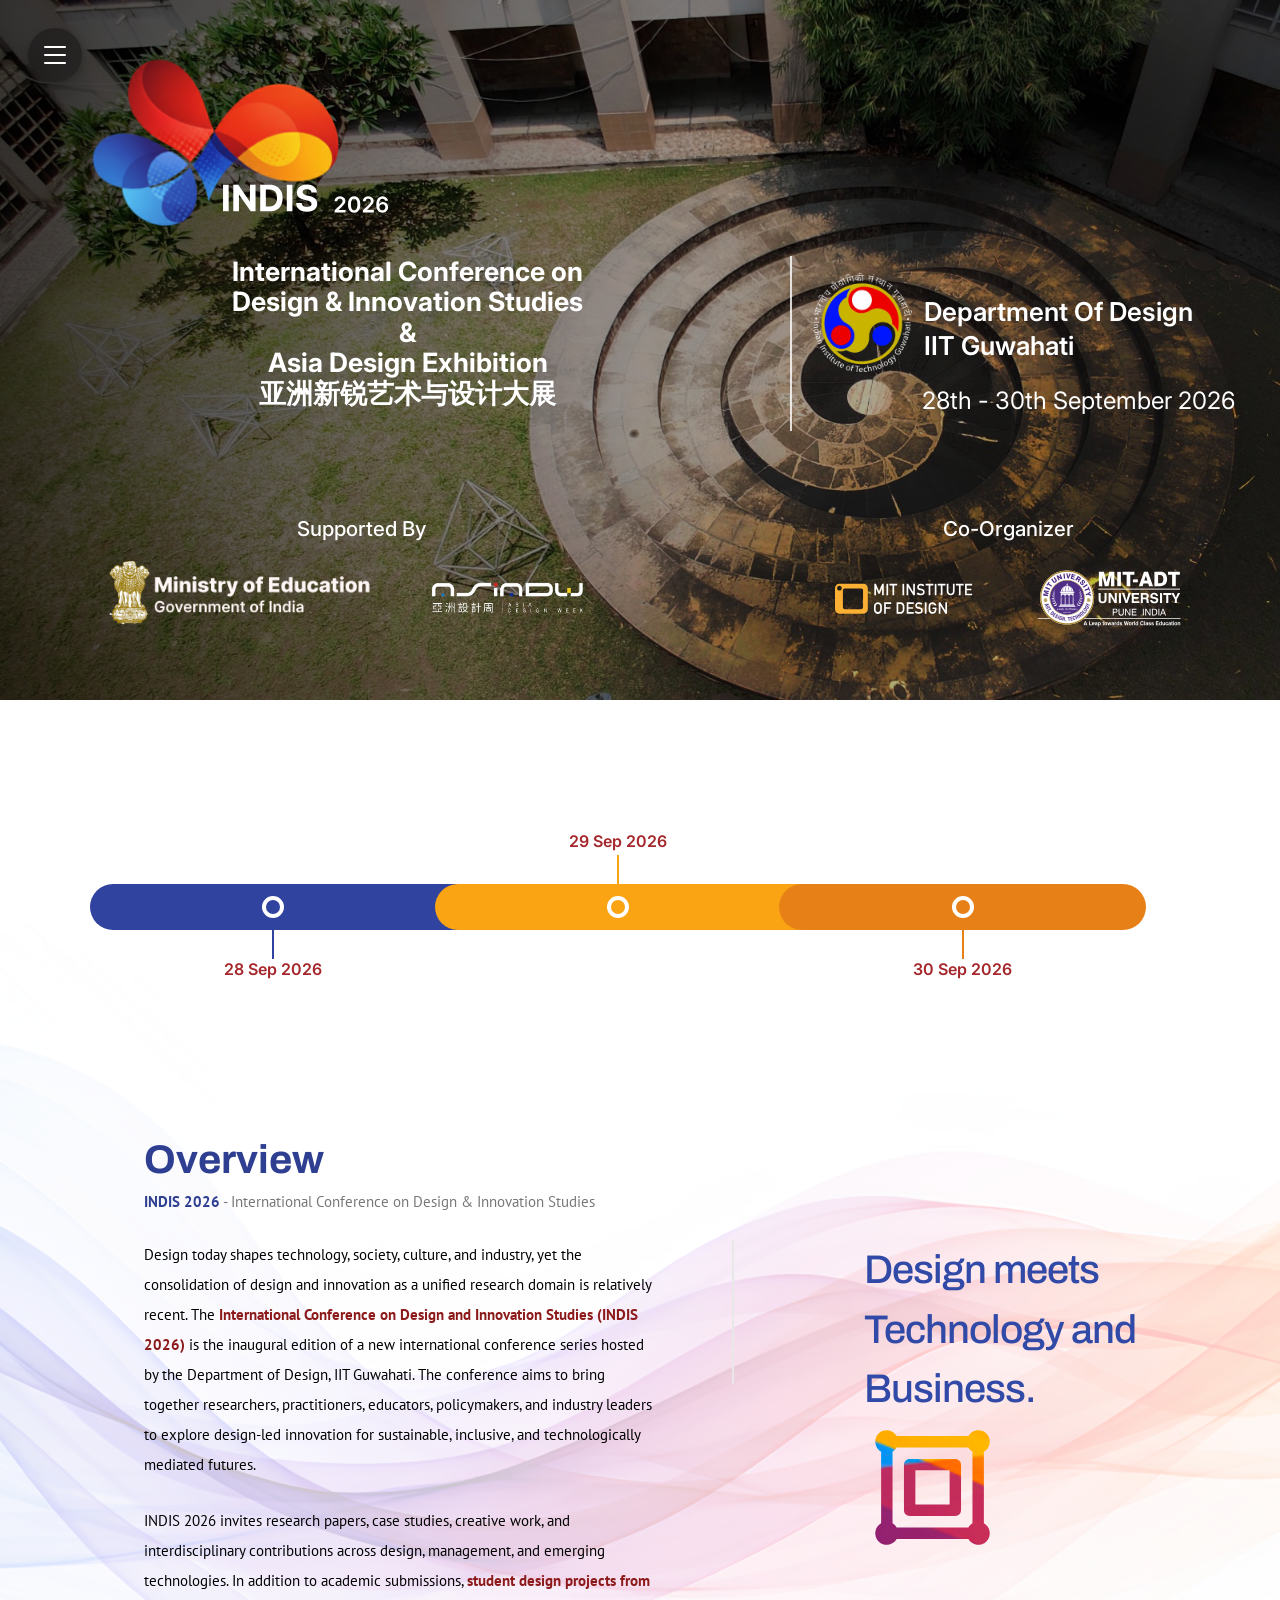
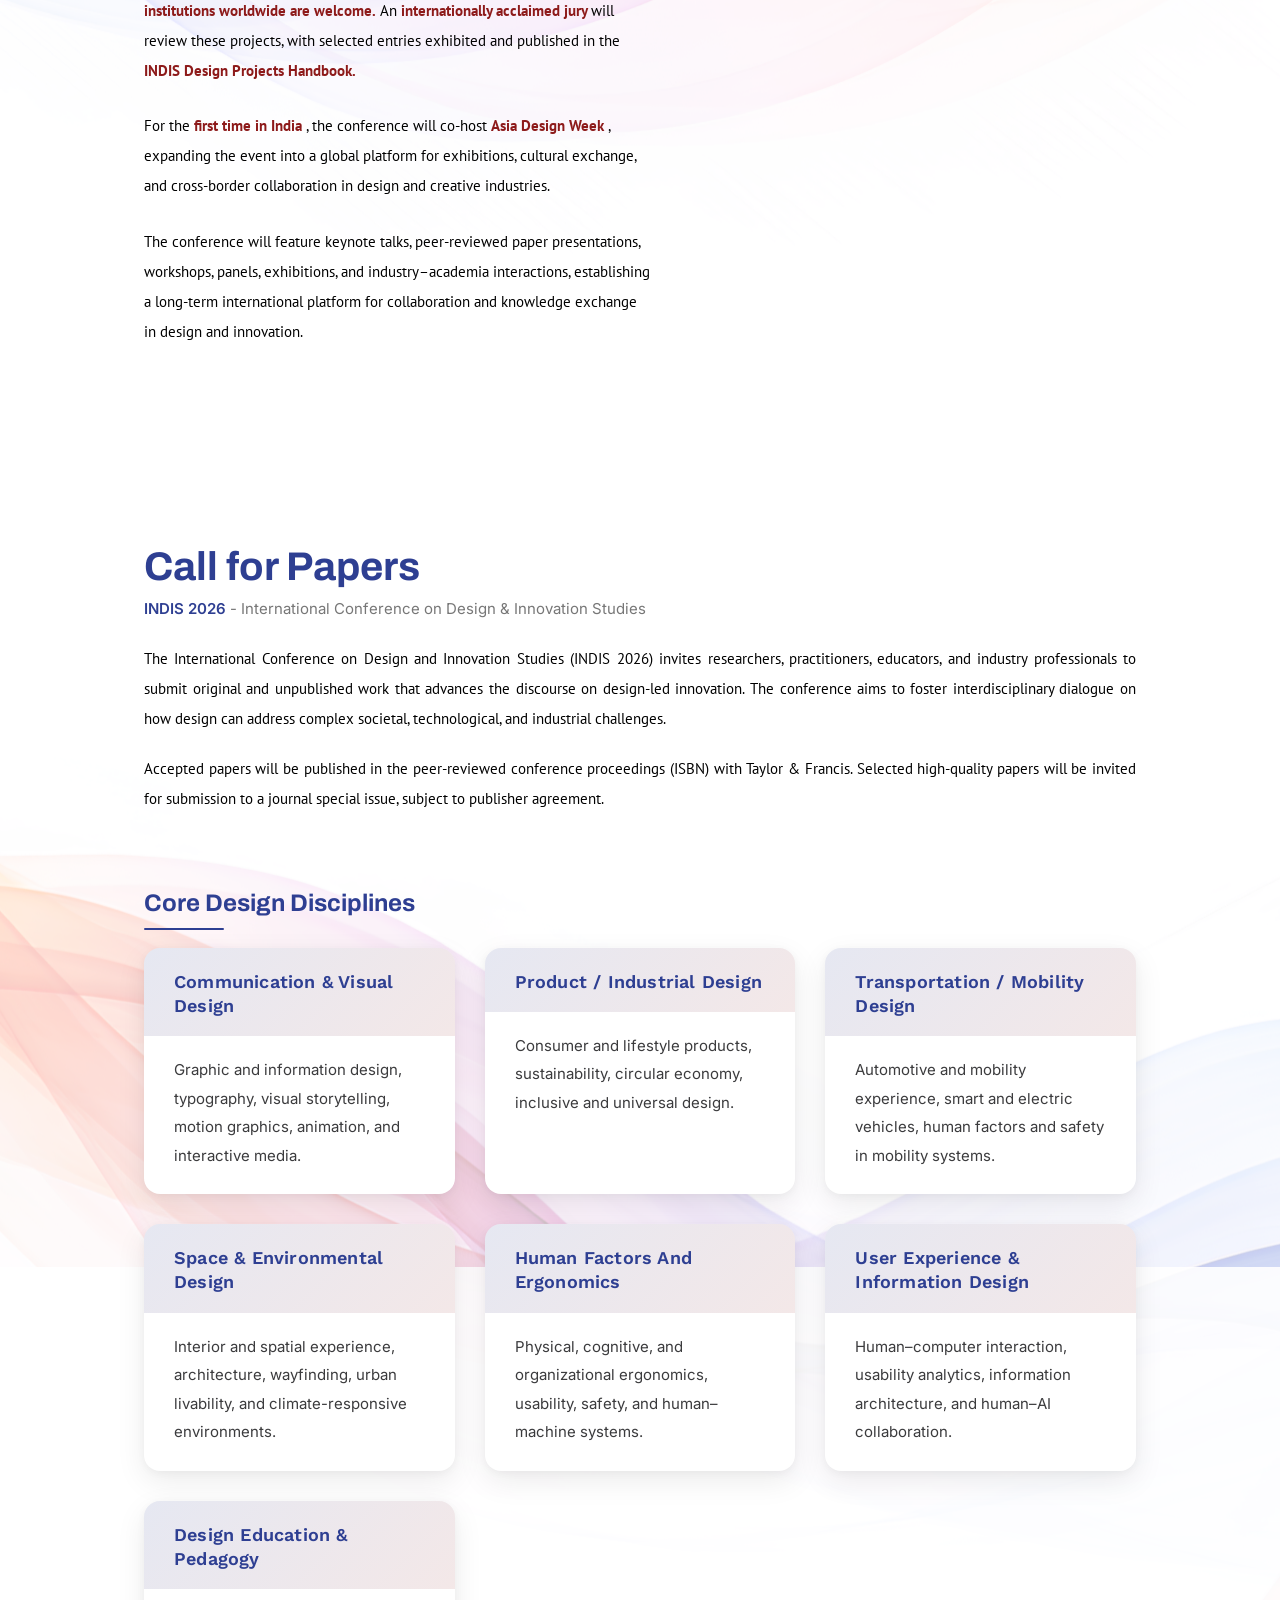
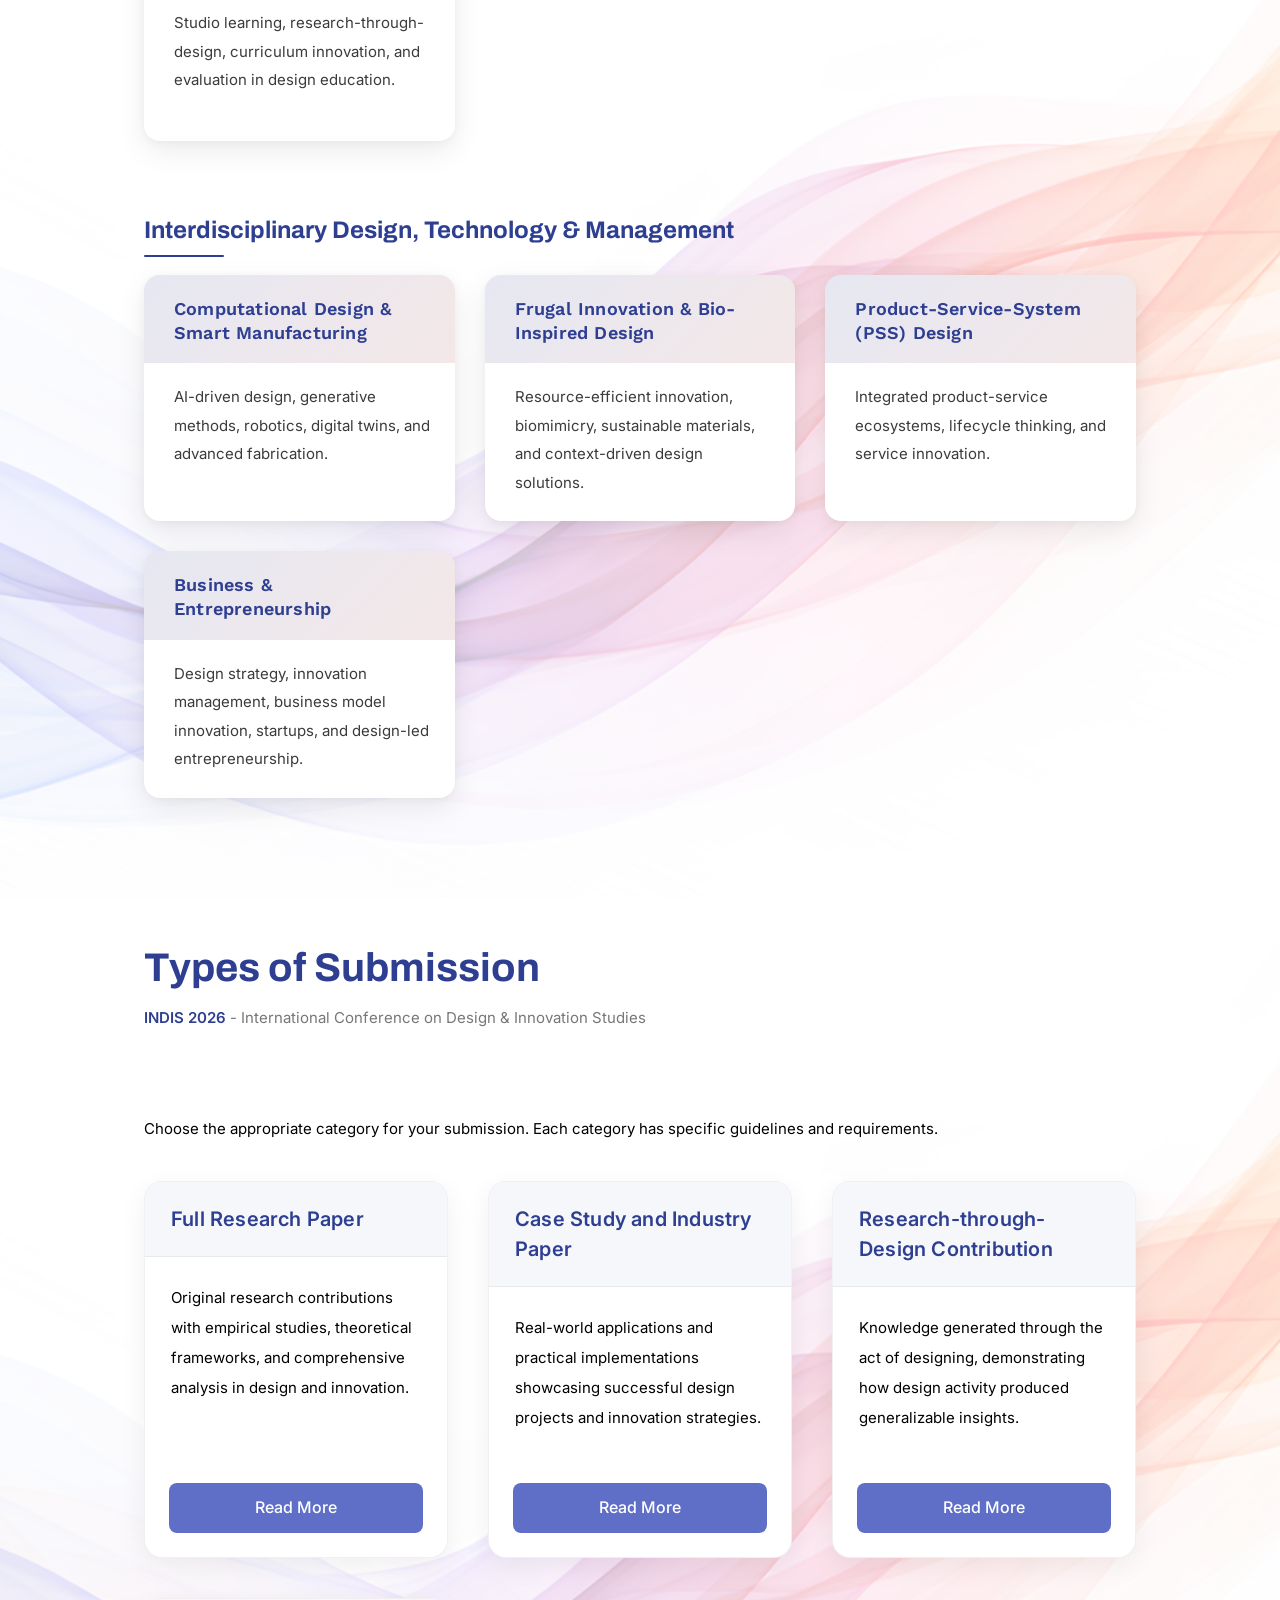
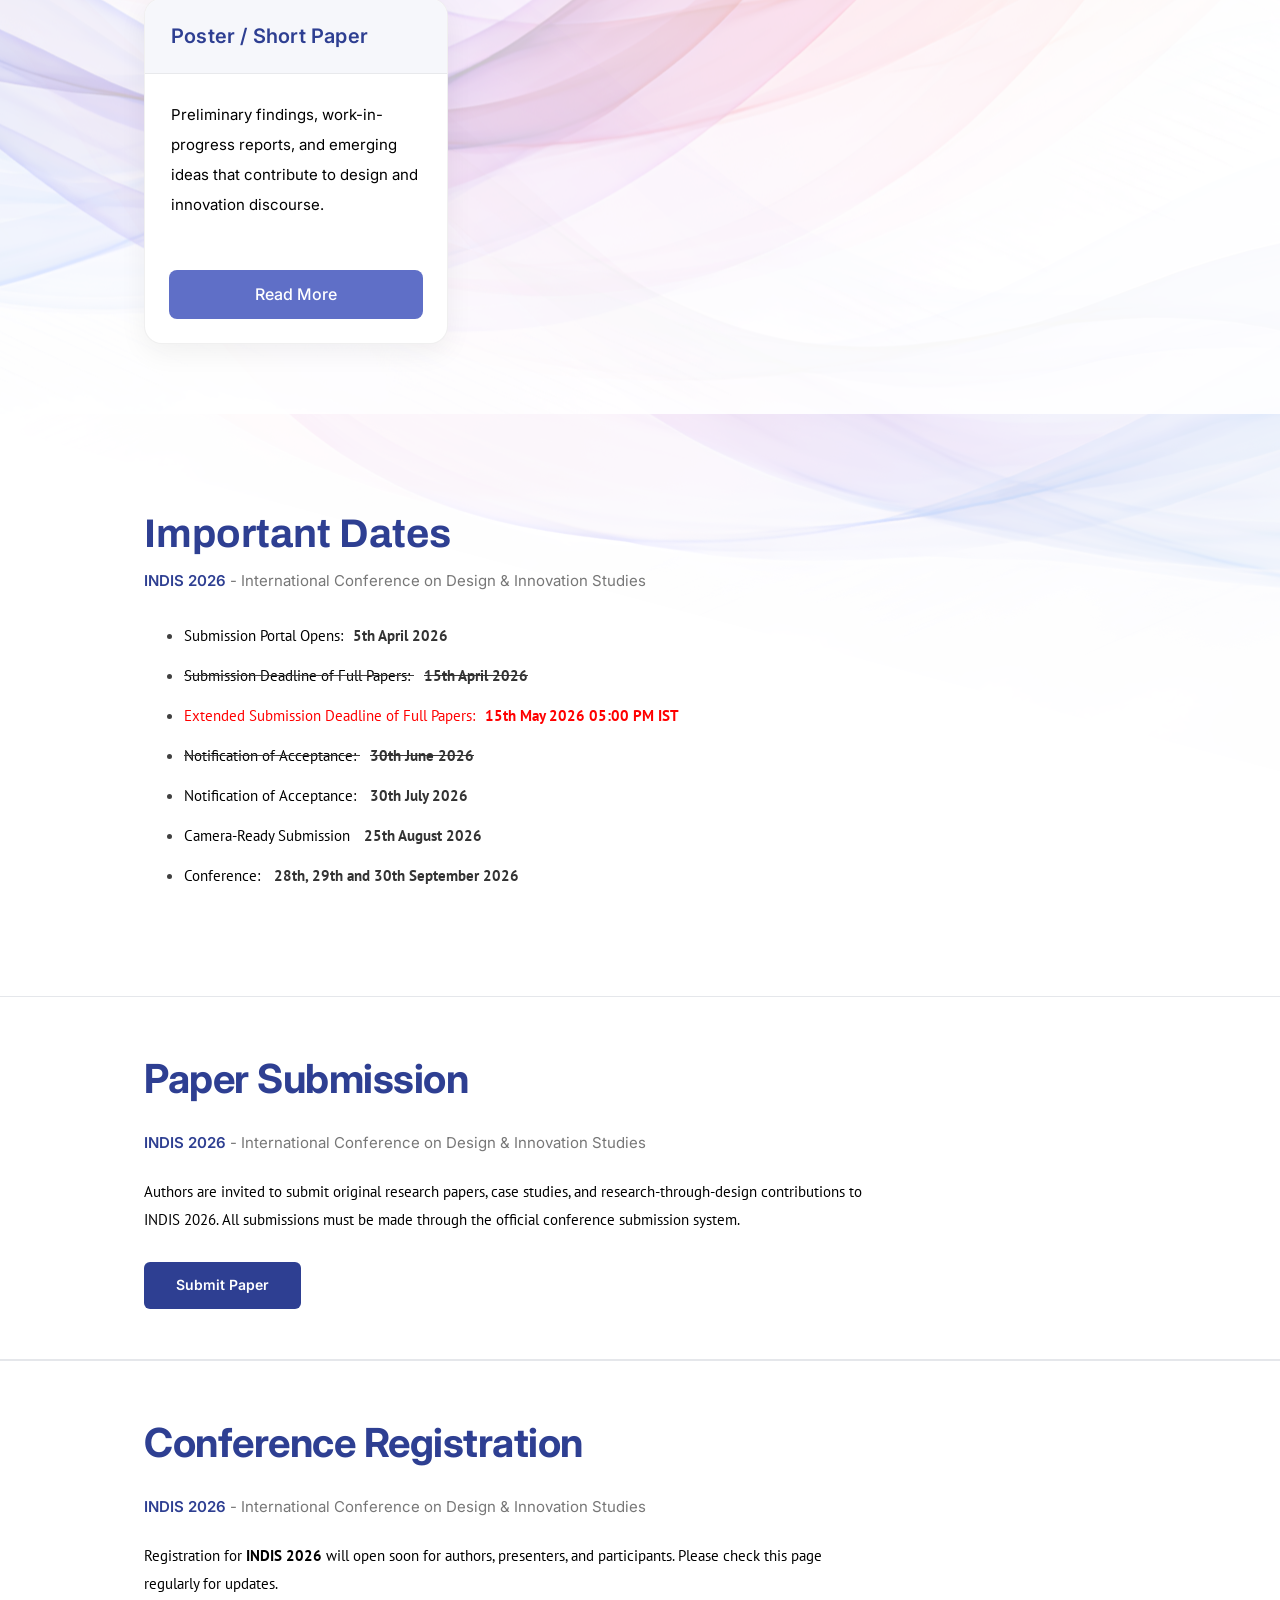
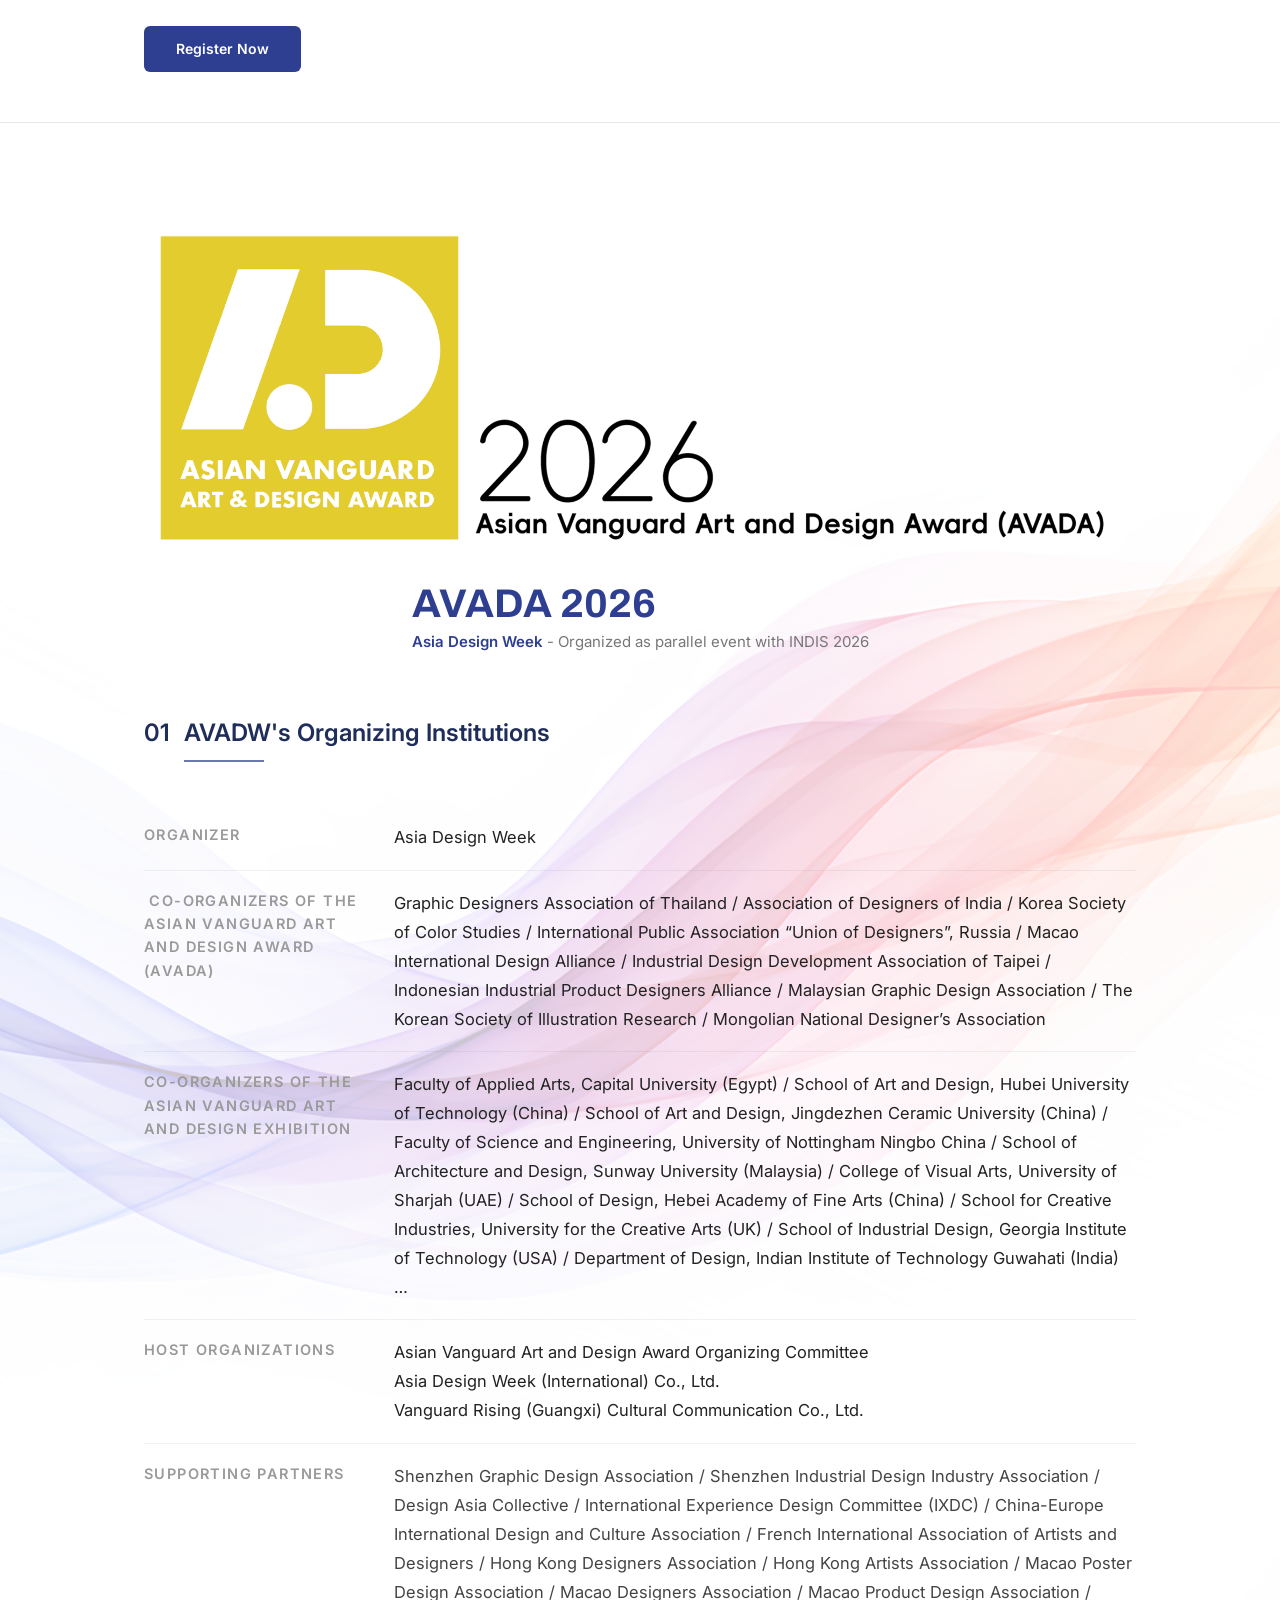
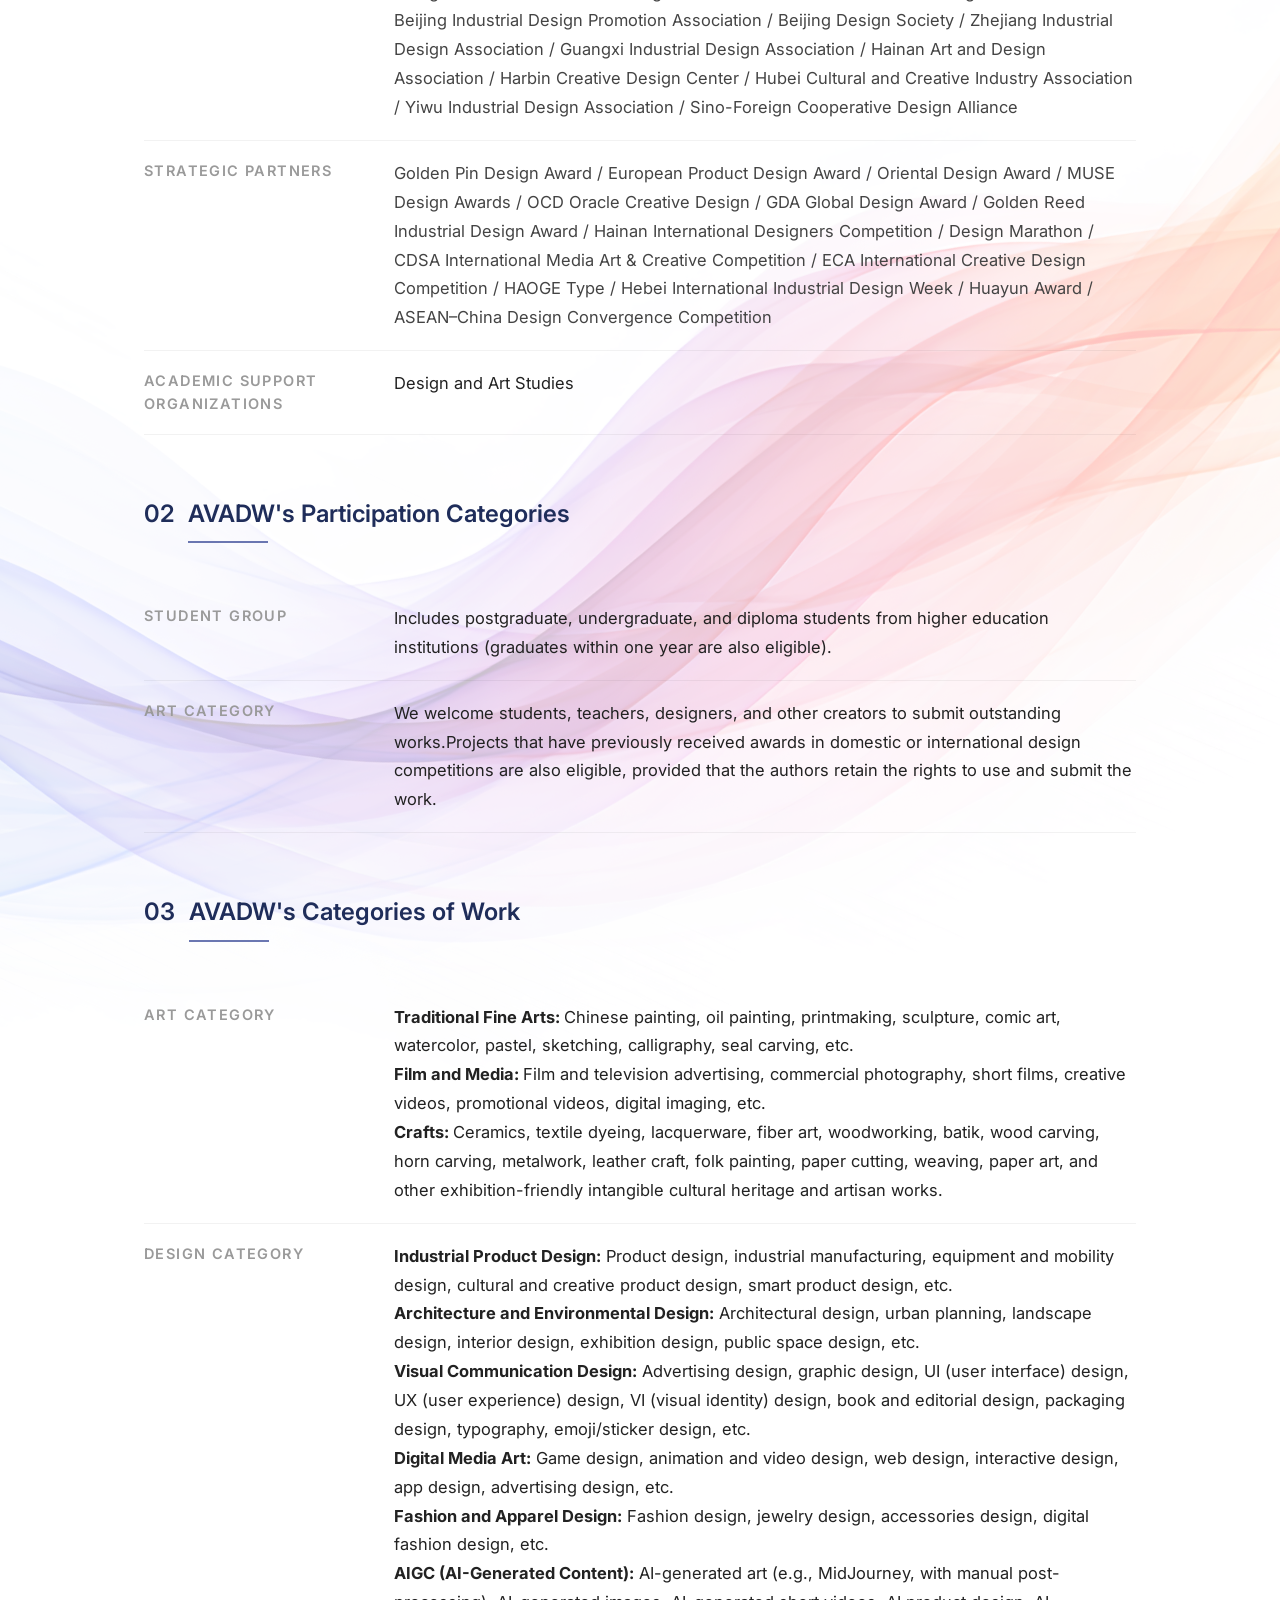
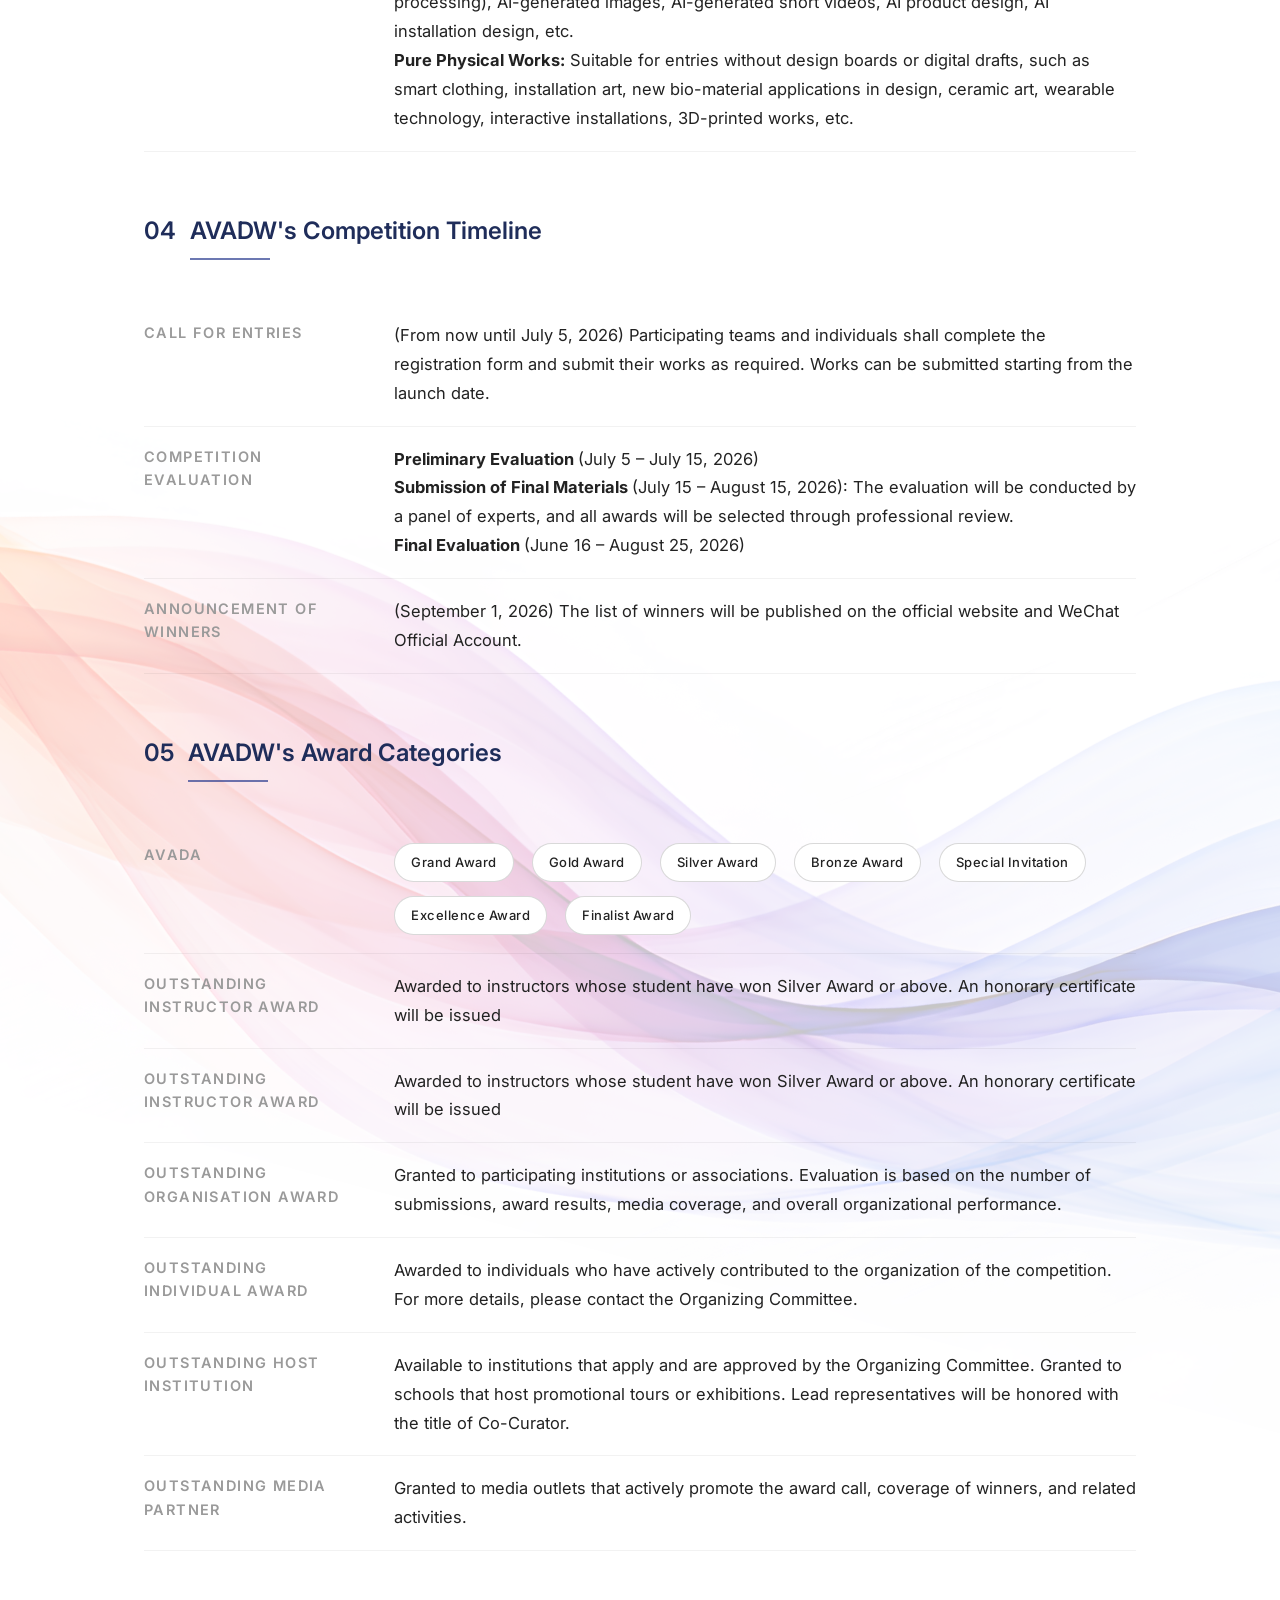
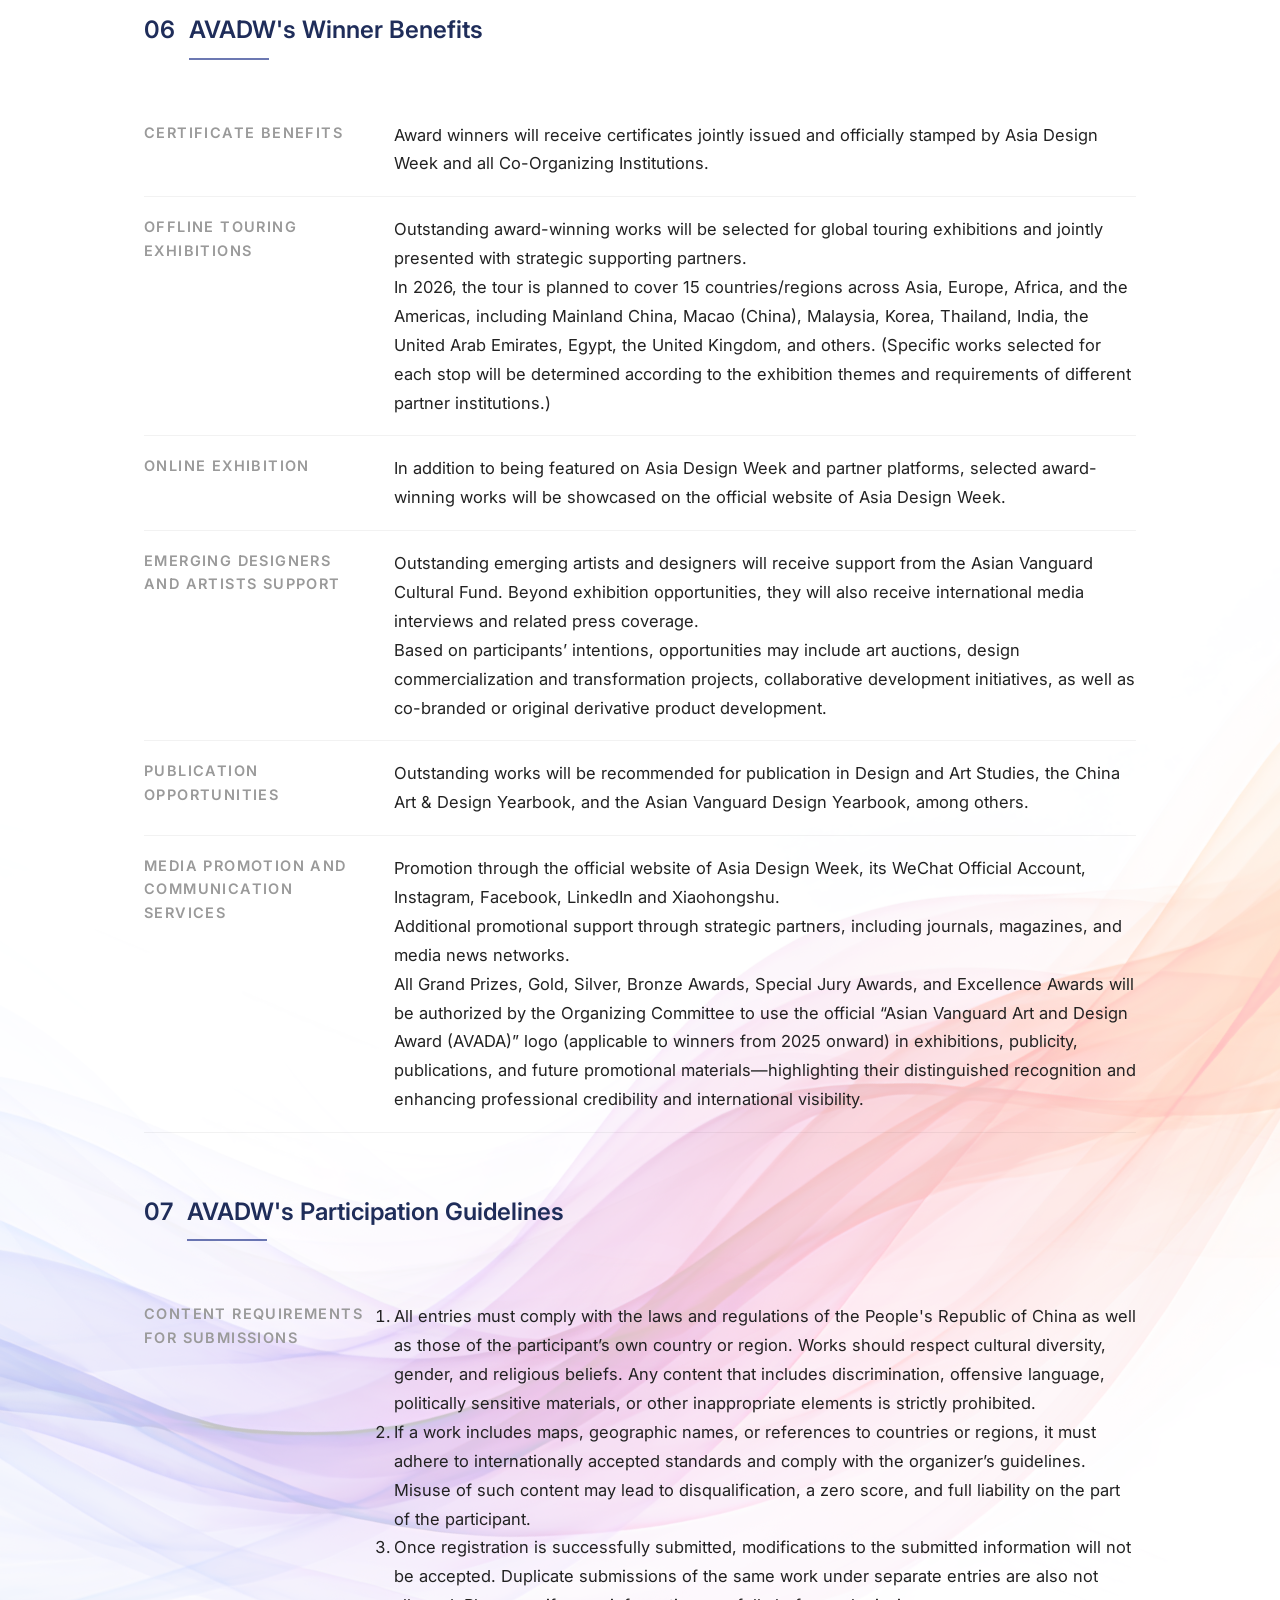
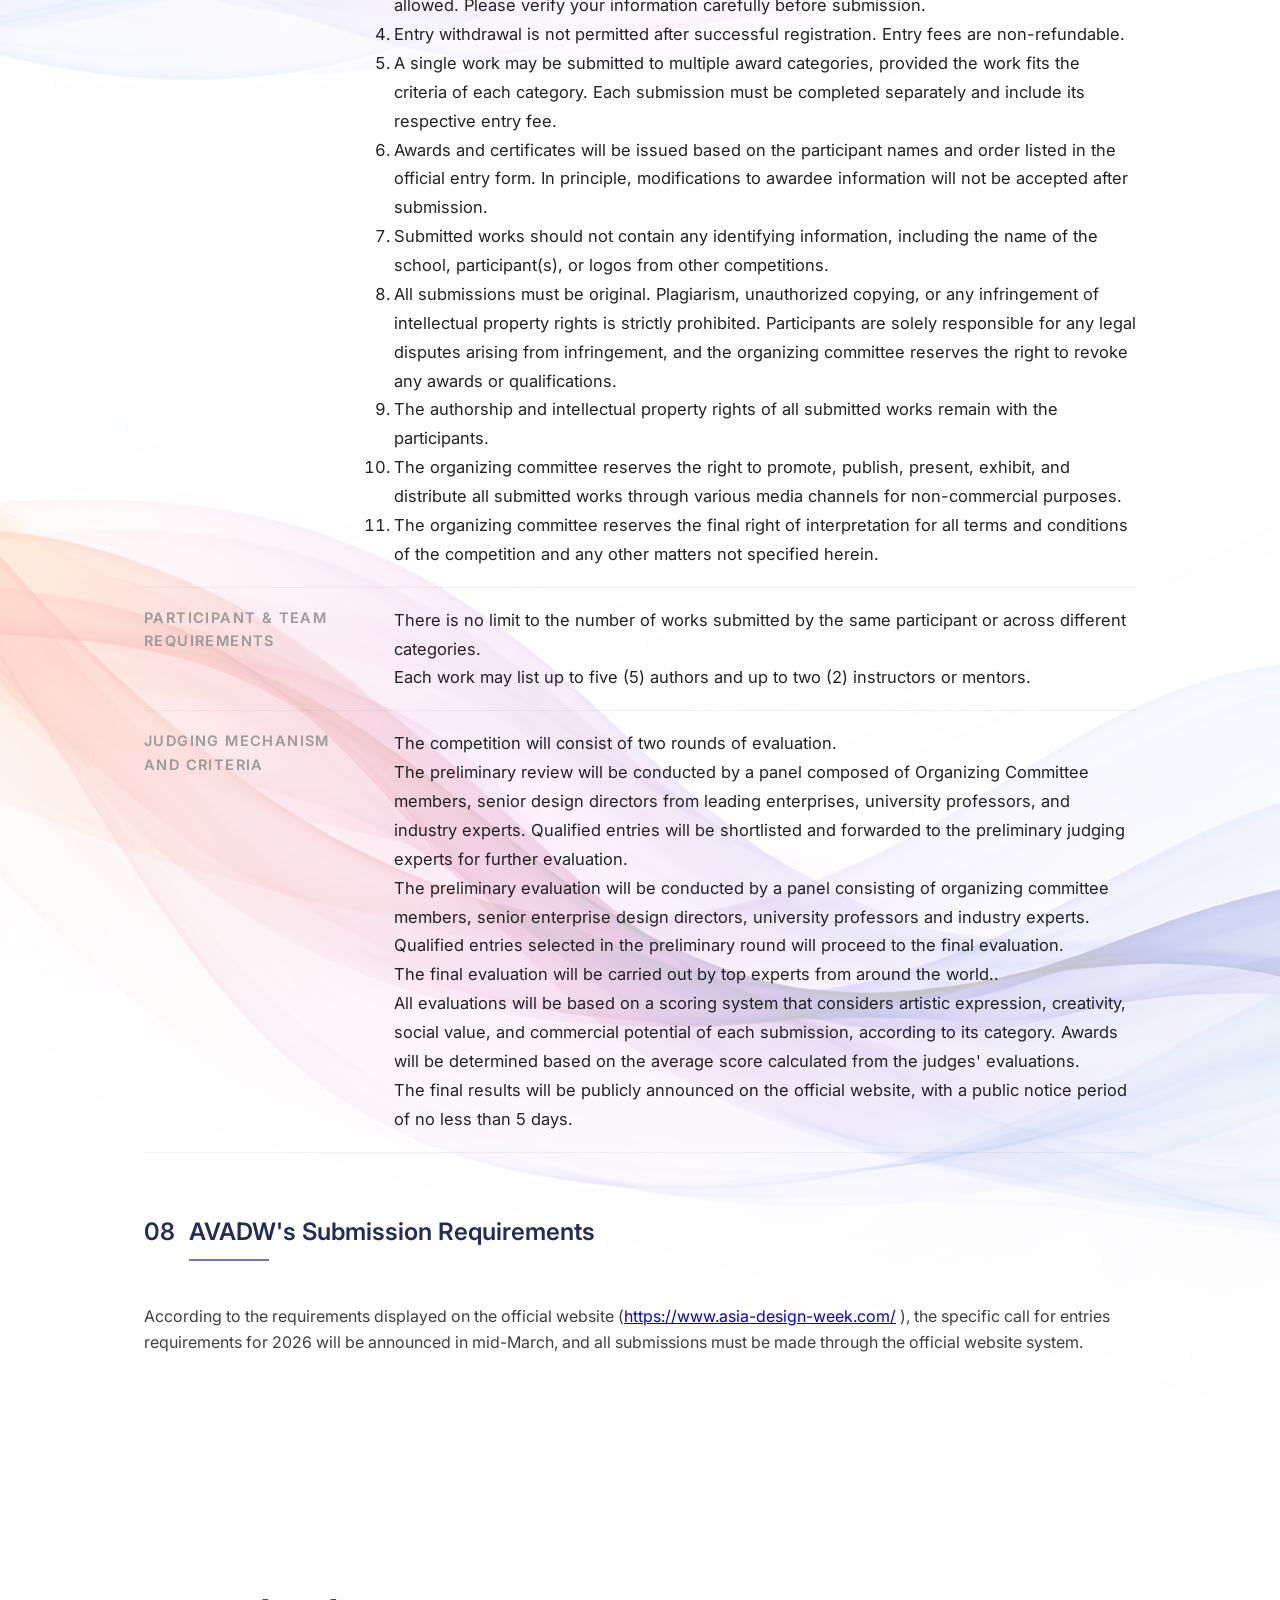
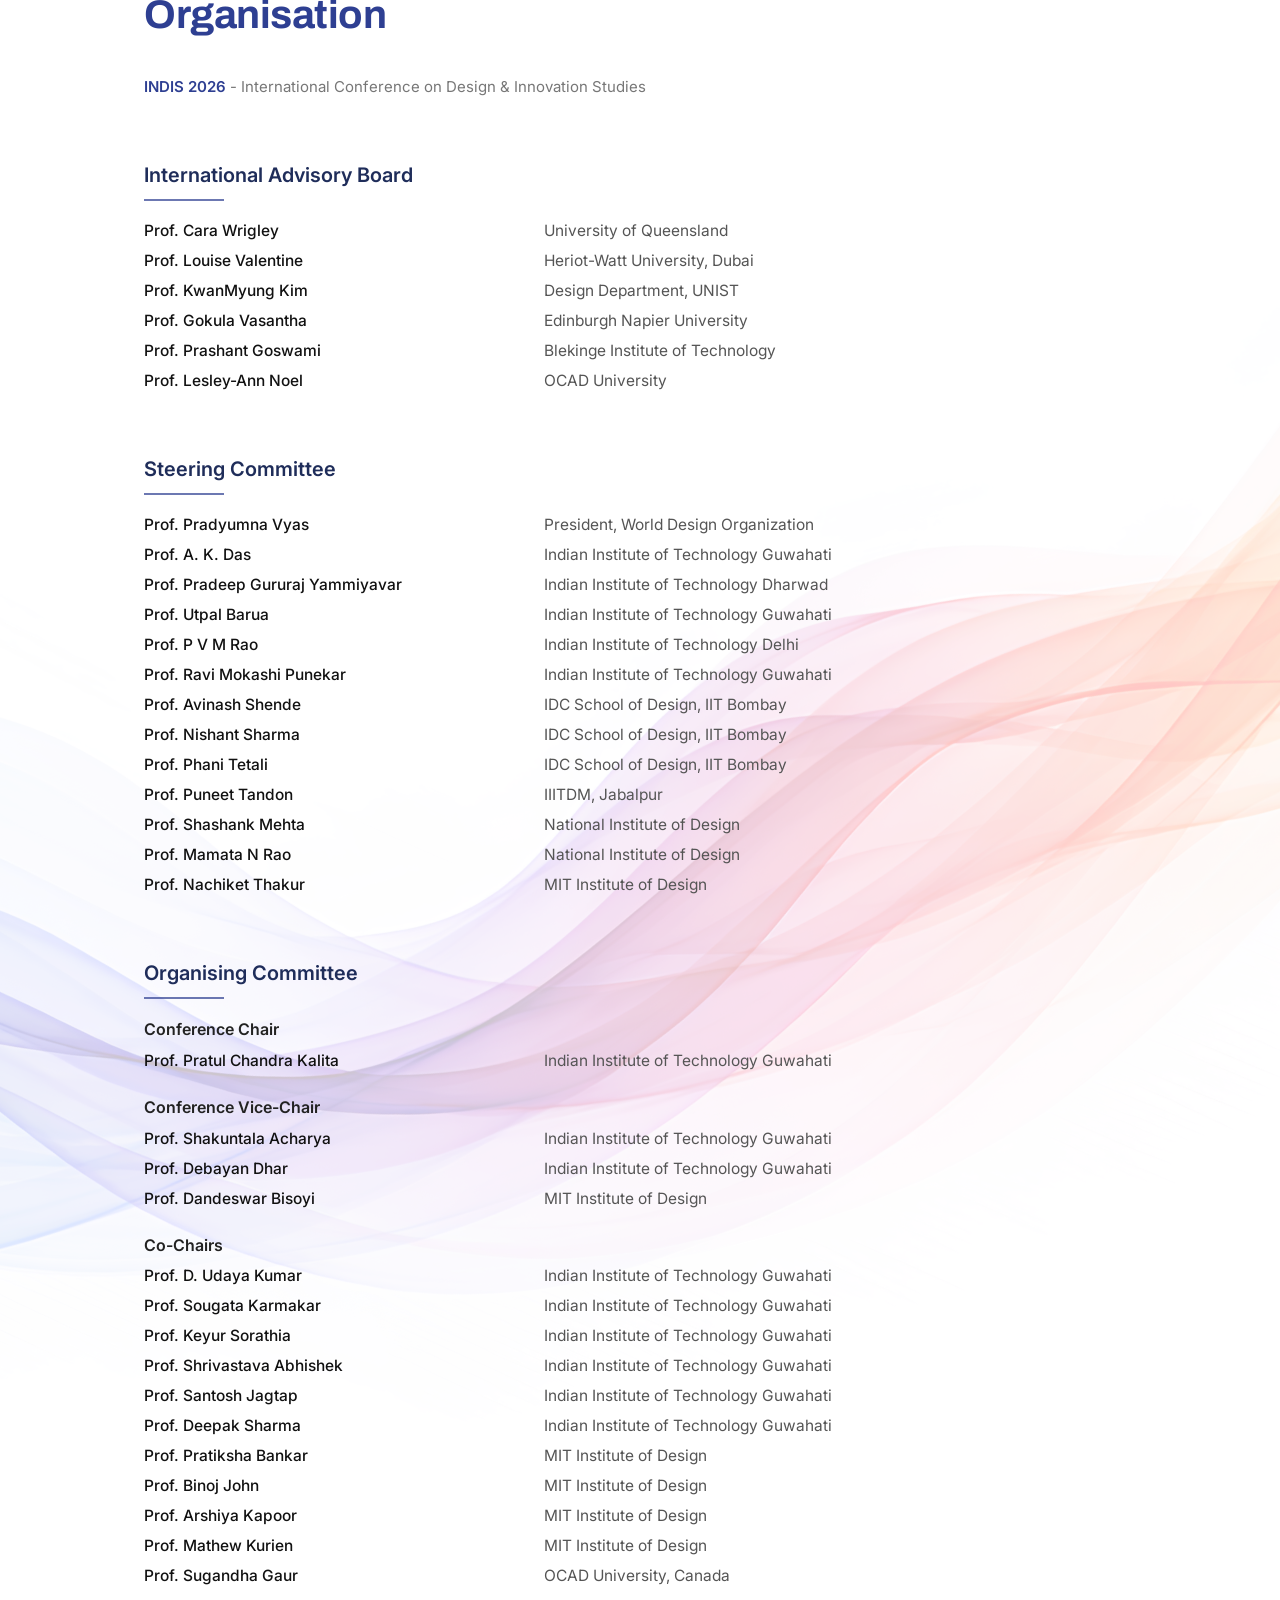
<file: index.html>
<!doctype html>
<html lang="en">

<head>
  <meta charset="UTF-8" />
  <meta name="viewport" content="width=device-width, initial-scale=1.0" />

  <title>
    INDIS 2026 - International Conference on Design & Innovation Studies
  </title>
  <link rel="icon" type="image/png" href="images/indis_logo.png" />
  <link rel="stylesheet" href="css/paper.css" />
  <link rel="stylesheet" href="css/style.css" />
  <link
    href="https://fonts.googleapis.com/css2?family=Archivo:wght@400;700&family=DM+Sans:wght@400;500&family=Inter:wght@300;400;500;600;700&family=PT+Sans:wght@400;700&family=Work+Sans:wght@400;500&display=swap"
    rel="stylesheet" />
</head>

<body>
  <!-- Side Menu -->
  <nav id="sideMenu" class="side-menu">
    <button class="menu-close" onclick="toggleMenu()">
      <svg width="24" height="24" viewBox="0 0 24 24" fill="none">
        <path d="M18 6L6 18M6 6L18 18" stroke="#3f3f3f" stroke-width="2" stroke-linecap="round" />
      </svg>
    </button>
    <div class="menu-links">
      <a href="#" class="active">HOME</a>
      <a href="#overview">Overview</a>
      <a href="#call-for-papers">Call For Papers</a>
      <a href="#paper-submission-categories">Types of Submission</a>
      <a href="#important-dates">Important Dates</a>
      <a href="#paper-submission">Paper Submission</a>
      <a href="#registration">Registration</a>
      <a href="guidelines/author.html">Author and Reviewer Guidelines</a>
      <a href="guidelines/publication.html">Publication Ethics and Malpractice Statement</a>
      <a href="#adw">Asian Vanguard Art & Design Award 2026</a>
      <a href="#organisation">Organisation</a>
      <div class="menu-divider"></div>
      <a href="#contact">Contact</a>
    </div>
    <div class="social-media">
      <a href="#"><img src="images/icons/Social Media_Card/facebook.png" alt="Facebook" /></a>
      <a href="#"><img src="images/icons/Social Media_Card/twitter.png" alt="Twitter" /></a>
      <a href="#"><img src="images/icons/Social Media_Card/instagram.png" alt="Instagram" /></a>
      <a href="#"><img src="images/icons/Social Media_Card/linkedin.png" alt="LinkedIn" /></a>
      <a href="#"><img src="images/icons/Social Media_Card/youtube.png" alt="YouTube" /></a>
    </div>
  </nav>

  <!-- Hero Section -->
  <header class="hero">
    <div class="hero-overlay"></div>
    <div class="hamburger-menu" onclick="toggleMenu()">
      <span></span>
      <span></span>
      <span></span>
    </div>

    <div class="hero-content">
      <div class="logo-section">
        <img src="images/Indis_logo_full.svg" alt="INDIS Logo" class="iitg-logo" />
      </div>
      <div class="hero-title-section">
        <div class="title-wrapper">
          <h1>
            International Conference on<br />Design & Innovation Studies
            <br />
            & <br />
            <span>Asia Design Exhibition <br> 亚洲新锐艺术与设计大展</span>
          </h1>
        </div>
        <div class="date-section">
          <div class="date-divider"></div>
          <div class="event-date">
            <div class="organizer">
              <div class="org-icon">
                <img src="images/iitg-logo.svg" alt="iitg-logo" />
              </div>
              <p>Department Of Design<br />IIT Guwahati</p>
            </div>
            <p class="conference-date">28th - 30th September 2026</p>
          </div>
        </div>
      </div>
      <div class="hero-row-gap"></div>
      <div class="organizers">

        <div class="supporting-organizers">
          <p class="support-org-label">Supported By</p>
          <div class="support-org-logos">
            <img src="images/Frame 1000002065 (1).png" alt="LD Logo" id="emblem"
              style="width: auto; aspect-ratio: auto; height:70px" />
            <img src="images/partner-logo.png" alt="Partner Logo" />
          </div>
        </div>
        <div class="co-organizers">
          <p class="co-org-label">Co-Organizer</p>
          <div class="co-org-logos">
            <img src="images/ld-logo.svg" alt="LD Logo" />
            <img src="images/mit_2.svg" alt="Partner Logo" />
          </div>
        </div>
      </div>
    </div>
  </header>
  <div class="timeline-overview-content">
    <!-- Timeline Section -->
    <section class="timeline-section">
      <div class="timeline">
        <div class="timeline-bar" id="timeline-bar-1">
          <div class="timeline-dot" id="timeline-dot-1"></div>
          <div class="timeline-content" id="timeline-content-1">
            <div class="timeline-above-bar" id="timeline-above-bar-1"></div>
            <span class="timeline-date">28 Sep 2026</span>
          </div>
        </div>
        <div class="timeline-bar" id="timeline-bar-2">
          <div class="timeline-dot" id="timeline-dot-2"></div>
          <div class="timeline-content" id="timeline-content-2">
            <span class="timeline-date">29 Sep 2026</span>
            <div class="timeline-above-bar" id="timeline-above-bar-2"></div>
          </div>
        </div>
        <div class="timeline-bar" id="timeline-bar-3">
          <div class="timeline-dot" id="timeline-dot-3"></div>
          <div class="timeline-content" id="timeline-content-3">
            <div class="timeline-above-bar" id="timeline-above-bar-3"></div>
            <span class="timeline-date">30 Sep 2026</span>
            <!-- <p class="timeline-title">Day<br />3</p> -->
          </div>
        </div>
      </div>
    </section>

    <!-- Overview Section -->
    <section id="overview" class="overview-section">
      <div class="container">
        <div class="overview-content">
          <h2>Overview</h2>
          <p class="adv-collab sub-heading">
            <span>INDIS 2026</span> - International Conference on Design & Innovation Studies
          </p>
          <p>
            Design today shapes technology, society, culture, and industry,
            yet the consolidation of design and innovation as a unified
            research domain is relatively recent. The <b>International Conference
              on Design and Innovation Studies (INDIS 2026) </b> is the inaugural
            edition of a new international conference series hosted by the
            Department of Design, IIT Guwahati. The conference aims to bring
            together researchers, practitioners, educators, policymakers, and
            industry leaders to explore design-led innovation for sustainable,
            inclusive, and technologically mediated futures.
          </p>
          <br>
          <p>
            INDIS 2026 invites research papers, case studies, creative work,
            and interdisciplinary contributions across design, management, and
            emerging technologies. In addition to academic submissions,
            <b>student design projects from institutions worldwide are welcome.</b>
            An <b>internationally acclaimed jury </b> will review these projects, with
            selected entries exhibited and published in the <b>INDIS Design
              Projects Handbook. </b>
          </p>
          <br>
          <p>
            For the <b> first time in India </b>, the conference will co-host <b> Asia
              Design Week </b>, expanding the event into a global platform for
            exhibitions, cultural exchange, and cross-border collaboration in
            design and creative industries.
          </p>
          <br>
          <p>
            The conference will feature keynote talks, peer-reviewed paper
            presentations, workshops, panels, exhibitions, and
            industry–academia interactions, establishing a long-term
            international platform for collaboration and knowledge exchange in
            design and innovation.
          </p>
        </div>
        <div class="overview-divider"></div>
        <div class="overview-sidebar">
          <h3>Design meets<br />Technology and<br />Business.</h3>
          <div class="design-icon">
            <img src="images/icons/overview_icon.svg" alt="Design Tools" />
          </div>
        </div>
      </div>
    </section>
  </div>
  <div class="papers-section-content">
    <!-- Call for Papers Section -->
    <section id="call-for-papers" class="call-for-papers">
      <div class="container">
        <h2>Call for Papers</h2>
        <p class="adv-collab sub-heading">
          <span>INDIS 2026</span> - International Conference on Design & Innovation Studies
        </p>
        <div class="cfp-intro">
          <!-- <p style="font-size: 20px;">
            <b>
              International Conference on Design and Innovation Studies (INDIS
              2026)</b>
            Department of Design, IIT Guwahati
          </p> -->
          <p>
            The International Conference on Design and Innovation Studies
            (INDIS 2026) invites researchers, practitioners, educators, and
            industry professionals to submit original and unpublished work
            that advances the discourse on design-led innovation. The
            conference aims to foster interdisciplinary dialogue on how design
            can address complex societal, technological, and industrial
            challenges.
          </p>
          <p>
            Accepted papers will be published in the peer-reviewed conference
            proceedings (ISBN) with Taylor & Francis. Selected high-quality papers
            will be invited for submission to a journal special issue, subject
            to publisher agreement.
          </p>
        </div>

        <div class="topics-container">
          <!-- THEME 1: Core Design Disciplines -->
          <div class="theme-section">
            <h3 class="theme-title">Core Design Disciplines</h3>
            <div class="topics-grid">
              <div class="topic-card">
                <div class="topic-badge">
                  <p>Communication & Visual Design</p>
                </div>
                <div class="topic-description">
                  <p>
                    Graphic and information design, typography, visual
                    storytelling, motion graphics, animation, and interactive
                    media.
                  </p>
                </div>
              </div>
              <div class="topic-card">
                <div class="topic-badge">
                  <p>Product / Industrial Design</p>
                </div>
                <div class="topic-description">
                  <p>
                    Consumer and lifestyle products, sustainability, circular
                    economy, inclusive and universal design.
                  </p>
                </div>
              </div>
              <div class="topic-card">
                <div class="topic-badge">
                  <p>Transportation / Mobility Design</p>
                </div>
                <div class="topic-description">
                  <p>
                    Automotive and mobility experience, smart and electric
                    vehicles, human factors and safety in mobility systems.
                  </p>
                </div>
              </div>
              <div class="topic-card">
                <div class="topic-badge">
                  <p>Space & Environmental Design</p>
                </div>
                <div class="topic-description">
                  <p>
                    Interior and spatial experience, architecture, wayfinding,
                    urban livability, and climate-responsive environments.
                  </p>
                </div>
              </div>
              <div class="topic-card">
                <div class="topic-badge">
                  <p>Human Factors And Ergonomics</p>
                </div>
                <div class="topic-description">
                  <p>
                    Physical, cognitive, and organizational ergonomics,
                    usability, safety, and human–machine systems.
                  </p>
                </div>
              </div>
              <div class="topic-card">
                <div class="topic-badge">
                  <p>User Experience & Information Design</p>
                </div>
                <div class="topic-description">
                  <p>
                    Human–computer interaction, usability analytics, information
                    architecture, and human–AI collaboration.
                  </p>
                </div>
              </div>
              <div class="topic-card">
                <div class="topic-badge">
                  <p>Design Education & Pedagogy</p>
                </div>
                <div class="topic-description">
                  <p>
                    Studio learning, research-through-design, curriculum
                    innovation, and evaluation in design education.
                  </p>
                </div>
              </div>
            </div>
          </div>

          <!-- THEME 2: Interdisciplinary Design, Technology & Management -->
          <div class="theme-section">
            <h3 class="theme-title">
              Interdisciplinary Design, Technology & Management
            </h3>
            <div class="topics-grid">
              <div class="topic-card">
                <div class="topic-badge">
                  <p>Computational Design & Smart Manufacturing</p>
                </div>
                <div class="topic-description">
                  <p>
                    AI-driven design, generative methods, robotics, digital
                    twins, and advanced fabrication.
                  </p>
                </div>
              </div>
              <div class="topic-card">
                <div class="topic-badge">
                  <p>Frugal Innovation & Bio-Inspired Design</p>
                </div>
                <div class="topic-description">
                  <p>
                    Resource-efficient innovation, biomimicry, sustainable
                    materials, and context-driven design solutions.
                  </p>
                </div>
              </div>
              <div class="topic-card">
                <div class="topic-badge">
                  <p>Product-Service-System (PSS) Design</p>
                </div>
                <div class="topic-description">
                  <p>
                    Integrated product-service ecosystems, lifecycle thinking,
                    and service innovation.
                  </p>
                </div>
              </div>
              <div class="topic-card">
                <div class="topic-badge">
                  <p>Business & Entrepreneurship</p>
                </div>
                <div class="topic-description">
                  <p>
                    Design strategy, innovation management, business model
                    innovation, startups, and design-led entrepreneurship.
                  </p>
                </div>
              </div>
            </div>
          </div>
        </div>
      </div>
    </section>
  </div>

  <div class="for-bg-date">
    <!-- Types of Submissions Section -->
    <!-- <section class="types-submissions" id="types-of-submissions">
      <div class="container">
        <h2>Types of Submissions</h2>
        <p class="adv-collab sub-heading">
          <span>INDIS 2026</span> - International Conference on Design & Innovation Studies
        </p>
        <ul class="submission-types">
          <li class="submission-type">
            <p>Full Research Papers</p>
          </li>
          <li class="submission-type">
            <p>Case Studies and Industry Papers</p>
          </li>
          <li class="submission-type">
            <p>Research-through-Design Contributions</p>
          </li>
          <li class="submission-type">
            <p>Posters</p>
          </li>
        </ul>
        <div class="submission-note">
          <p>
            All submissions must present original work and will undergo a
            </b>double-blind peer review process.</b>
          </p>
        </div>
      </div>
    </section> -->



    <!-- Paper Submission -->
    <div class="submission-container">
      <section class="submission-section" id="paper-submission-categories">
        <h2>Types of Submission</h2>
        <p class="adv-collab sub-heading">
          <span>INDIS 2026</span> - International Conference on Design & Innovation Studies
        </p>
        <!-- Main Content -->
        <main>
          <div class="container submission">
            <section class="paper-categories-section">
              <div class="content-section">
                <p style="margin-bottom: 30px; line-height: 1.7;">
                  Choose the appropriate category for your submission. Each category has specific guidelines and
                  requirements.
                </p>
              </div>

              <div class="categories-grid">
                <!-- Research Paper Category -->
                <div class="topic-card">
                  <div class="topic-badge">
                    <p>Full Research Paper</p>
                  </div>
                  <div class="topic-description">
                    <p>
                      Original research contributions with empirical studies, theoretical frameworks, and
                      comprehensive
                      analysis in design and innovation.
                    </p>
                  </div>
                  <div class="topic-apply">
                    <a href="paper_pages/research_paper.html" class="apply-btn">Read More</a>
                  </div>
                </div>

                <!-- Case Study Category -->
                <div class="topic-card">
                  <div class="topic-badge">
                    <p>Case Study and Industry Paper</p>
                  </div>
                  <div class="topic-description">
                    <p>
                      Real-world applications and practical implementations showcasing successful design
                      projects and
                      innovation strategies.
                    </p>
                  </div>
                  <div class="topic-apply">
                    <a href="paper_pages/case_study.html" class="apply-btn">Read More</a>
                  </div>
                </div>
                <!-- Literature Review Category -->
                <div class="topic-card">
                  <div class="topic-badge">
                    <p>Research-through-Design Contribution</p>
                  </div>
                  <div class="topic-description">
                    <p>
                      Knowledge generated through the act of designing, demonstrating how design activity
                      produced generalizable insights.
                    </p>
                  </div>
                  <div class="topic-apply">
                    <a href="paper_pages/research_through_design.html" class="apply-btn">Read More</a>
                  </div>
                </div>

                <!-- Short Paper Category -->
                <div class="topic-card">
                  <div class="topic-badge">
                    <p>Poster / Short Paper</p>
                  </div>
                  <div class="topic-description">
                    <p>
                      Preliminary findings, work-in-progress reports, and emerging ideas that contribute to
                      design and
                      innovation discourse.
                    </p>
                  </div>
                  <div class="topic-apply">
                    <a href="paper_pages/short_papers_posters.html" class="apply-btn">Read More</a>
                  </div>
                </div>

            </section>
          </div>
        </main>
      </section>
    </div>

    <!-- Important Dates Section -->
    <section id="important-dates" class="important-dates">
      <div class="container">
        <h2>Important Dates</h2>
        <p class="adv-collab sub-heading">
          <span>INDIS 2026</span> - International Conference on Design & Innovation Studies
        </p>
        <ul class="dates-list">
           <li class="date-card">
            <p>Submission Portal Opens:<span class="dates">5th April 2026 </span></p>
          </li>
          <li class="date-card expired">
            <p>
              Submission Deadline of Full Papers:
              <span class="dates">15th April 2026</span>
            </p>
          </li>
          <li class="date-card">
            <p style="color:red;">Extended Submission Deadline of Full Papers:<span class="dates" style="color:red;">15th May 2026 05:00 PM IST</span></p>
          </li>
          <li class="date-card expired">
            <p>
              Notification of Acceptance:
              <span class="dates">30th June 2026</span>
            </p>
          </li>
          <li class="date-card">
            <p>
              Notification of Acceptance:
              <span class="dates">30th July 2026 </span>
            </p>
          </li>
          <li class="date-card">
            <p>
              Camera-Ready Submission <span class="dates">25th August 2026</span>
            </p>
          </li>
          <li class="date-card">
            <p>
              Conference: <span class="dates">28th, 29th and 30th September 2026</span>
            </p>
          </li>
        </ul>
      </div>
    </section>
  </div>

  <!-- PAPER SUBMISSION -->
  <section id="paper-submission" class="registration-section">

    <div class="container">

      <h2>Paper Submission</h2>

      <p class="adv-collab sub-heading">
        <span>INDIS 2026</span> - International Conference on Design & Innovation Studies
      </p>

      <div class="registration-box" style="text-align: left;">

        <p class="registration-text">
          Authors are invited to submit original research papers, case studies, and research-through-design
          contributions to INDIS 2026.
          All submissions must be made through the official conference submission system.
        </p>

        <a href="https://cmt3.research.microsoft.com/INDIS2026" class="registration-btn">
          Submit Paper
        </a>

      </div>

    </div>

  </section>
  <!-- REGESTRATION -->
  <section id="registration" class="registration-section">

    <div class="container">

      <h2>Conference Registration</h2>

      <p class="adv-collab sub-heading">
        <span>INDIS 2026</span> - International Conference on Design & Innovation Studies
      </p>

      <div class="registration-box">

        <p class="registration-text">
          Registration for <strong>INDIS 2026</strong> will open soon for authors, presenters, and participants.
          Please check this page regularly for updates.
        </p>
        <a href="Registration/registration_page.html" class="registration-btn">
          Register Now
        </a>

      </div>

    </div>

  </section>


  <div class="adv-container" id="adw">
    <section class="adv-section">

      <div class="container">

        <!-- HEADER -->
        <div class="adv-header">
          <div class="avada-banner">
            <img src="./images/AVADA.png" alt="asian design week banner" class="avada-logo" />
          </div>
          <div class="avada-header">
            <h2>AVADA 2026</h2>

            <p class="adv-collab">
              <span>Asia Design Week</span> - Organized as parallel event with INDIS 2026
            </p>
          </div>
        </div>

        <!-- ===== MAIN LAYOUT ===== -->
        <div class="adv-main-layout">
          <!-- ================= LEFT CONTENT ================= -->
          <div class="adv-all-content">

            <!-- ===== 01 ===== -->
            <div class="adv-org-strip">
              <div class="adv-org-number">01</div>
              <div class="adv-org-text">
                <span>AVADW's Organizing Institutions</span>
              </div>
            </div>

            <div class="adv-content">

              <div class="adv-item">
                <div class="adv-title">Organizer</div>
                <div class="adv-text">Asia Design Week</div>
              </div>

              <div class="adv-item">
                <div class="adv-title"> Co-Organizers of the Asian Vanguard Art and Design Award (AVADA)</div>
                <div class="adv-text">
                  Graphic Designers Association of Thailand / Association of Designers of India / Korea Society of Color
                  Studies / International Public Association “Union of Designers”, Russia / Macao International Design
                  Alliance / Industrial Design Development Association of Taipei / Indonesian Industrial Product
                  Designers Alliance / Malaysian Graphic Design Association / The Korean Society of Illustration
                  Research / Mongolian National Designer’s Association
                </div>
              </div>

              <div class="adv-item">
                <div class="adv-title">Co-Organizers of the Asian Vanguard Art and Design Exhibition</div>
                <div class="adv-text">
                  Faculty of Applied Arts, Capital University (Egypt) / School of Art and Design, Hubei University of
                  Technology (China) / School of Art and Design, Jingdezhen Ceramic University (China) / Faculty of
                  Science and Engineering, University of Nottingham Ningbo China / School of Architecture and Design,
                  Sunway University (Malaysia) / College of Visual Arts, University of Sharjah (UAE) / School of Design,
                  Hebei Academy of Fine Arts (China) / School for Creative Industries, University for the Creative Arts
                  (UK) / School of Industrial Design, Georgia Institute of Technology (USA) / Department of Design,
                  Indian Institute of Technology Guwahati (India) … </div>
              </div>

              <div class="adv-item">
                <div class="adv-title">Host Organizations</div>
                <div class="adv-text">
                  Asian Vanguard Art and Design Award Organizing Committee
                  <br />Asia Design Week (International) Co., Ltd.
                  <br />Vanguard Rising (Guangxi) Cultural Communication Co., Ltd.
                </div>
              </div>

              <div class="adv-item">
                <div class="adv-title">Supporting Partners</div>
                <div class="adv-text adv-long">
                  Shenzhen Graphic Design Association / Shenzhen Industrial Design Industry Association / Design Asia
                  Collective / International Experience Design Committee (IXDC) / China-Europe International Design and
                  Culture Association / French International Association of Artists and Designers / Hong Kong Designers
                  Association / Hong Kong Artists Association / Macao Poster Design Association / Macao Designers
                  Association / Macao Product Design Association / Beijing Industrial Design Promotion Association /
                  Beijing Design Society / Zhejiang Industrial Design Association / Guangxi Industrial Design
                  Association / Hainan Art and Design Association / Harbin Creative Design Center / Hubei Cultural and
                  Creative Industry Association / Yiwu Industrial Design Association / Sino-Foreign Cooperative Design
                  Alliance 
                </div>
              </div>

              <div class="adv-item">
                <div class="adv-title">Strategic Partners</div>
                <div class="adv-text adv-long">
                  Golden Pin Design Award / European Product Design Award / Oriental Design Award / MUSE Design Awards /
                  OCD Oracle Creative Design / GDA Global Design Award / Golden Reed Industrial Design Award / Hainan
                  International Designers Competition / Design Marathon / CDSA International Media Art & Creative
                  Competition / ECA International Creative Design Competition / HAOGE Type / Hebei International
                  Industrial Design Week / Huayun Award / ASEAN–China Design Convergence Competition
                </div>
              </div>

              <div class="adv-item">
                <div class="adv-title">Academic Support Organizations </div>
                <div class="adv-text">
                  Design and Art Studies
                </div>
              </div>

              <!-- <div class="adv-item">
                <div class="adv-title">Public Welfare Supporting Organization</div>
                <div class="adv-text">
                  Dragon Design Foundation
                </div>
              </div> -->

            </div>


            <!-- ===== 02 ===== -->
            <div class="adv-org-strip">
              <div class="adv-org-number">02</div>
              <div class="adv-org-text">
                <span>AVADW's Participation Categories</span>
              </div>
            </div>

            <div class="adv-content">

              <div class="adv-item">
                <div class="adv-title">Student Group</div>
                <div class="adv-text">
                  Includes postgraduate, undergraduate, and diploma students from higher education institutions
                  (graduates
                  within one year are also eligible).
                </div>
              </div>

              <div class="adv-item">
                <div class="adv-title">Art Category </div>
                <div class="adv-text">
                  We welcome students, teachers, designers, and other creators to submit outstanding works.Projects that
                  have previously received awards in domestic or international design competitions are also eligible,
                  provided that the authors retain the rights to use and submit the work.
                </div>
              </div>

            </div>

            <!-- ===== 03 ===== -->
            <div class="adv-org-strip">
              <div class="adv-org-number">03</div>
              <div class="adv-org-text">
                <span>AVADW's Categories of Work</span>
              </div>
            </div>

            <div class="adv-content">

              <div class="adv-item">
                <div class="adv-title">Art Category </div>
                <div class="adv-text">
                  <b>Traditional Fine Arts: </b> Chinese painting, oil painting, printmaking, sculpture, comic art,
                  watercolor,
                  pastel, sketching, calligraphy, seal carving, etc.
                  <br />
                  <b>Film and Media: </b> Film and television advertising, commercial photography, short films, creative
                  videos,
                  promotional videos, digital imaging, etc.
                  <br />
                  <b>Crafts: </b> Ceramics, textile dyeing, lacquerware, fiber art, woodworking, batik, wood carving,
                  horn
                  carving, metalwork, leather craft, folk painting, paper cutting, weaving, paper art, and other
                  exhibition-friendly intangible cultural heritage and artisan works.
                </div>
              </div>

              <div class="adv-item">
                <div class="adv-title">Design Category</div>
                <div class="adv-text">
                  <b>Industrial Product Design:</b> Product design, industrial manufacturing, equipment and mobility
                  design,
                  cultural and creative product design, smart product design, etc.
                  <br />
                  <b>Architecture and Environmental Design:</b> Architectural design, urban planning, landscape design,
                  interior
                  design, exhibition design, public space design, etc.
                  <br />
                  <b>Visual Communication Design:</b> Advertising design, graphic design, UI (user interface) design, UX
                  (user
                  experience) design, VI (visual identity) design, book and editorial design, packaging design,
                  typography,
                  emoji/sticker design, etc.
                  <br />
                  <b>Digital Media Art:</b> Game design, animation and video design, web design, interactive design, app
                  design,
                  advertising design, etc.
                  <br />
                  <b>Fashion and Apparel Design:</b> Fashion design, jewelry design, accessories design, digital fashion
                  design,
                  etc.
                  <br />
                  <b>AIGC (AI-Generated Content):</b> AI-generated art (e.g., MidJourney, with manual post-processing),
                  AI-generated images, AI-generated short videos, AI product design, AI installation design, etc.
                  <br />
                  <b>Pure Physical Works:</b> Suitable for entries without design boards or digital drafts, such as
                  smart
                  clothing,
                  installation art, new bio-material applications in design, ceramic art, wearable technology,
                  interactive
                  installations, 3D-printed works, etc.
                </div>
              </div>
            </div>

            <!-- ===== 04 ===== -->

            <div class="adv-org-strip">
              <div class="adv-org-number">04</div>
              <div class="adv-org-text">
                <span>AVADW's Competition Timeline</span>
              </div>
            </div>

            <div class="adv-content">

              <div class="adv-item">
                <div class="adv-title">Call for Entries </div>
                <div class="adv-text">
                  (From now until July 5, 2026) Participating teams and individuals shall complete the registration form
                  and submit their works as required. Works can be submitted starting from the launch date.
                </div>
              </div>
              <div class="adv-item">
                <div class="adv-title">Competition Evaluation</div>
                <div class="adv-text">
                  <b>Preliminary Evaluation
                  </b> (July 5 – July 15, 2026)
                  <br />
                  <b>Submission of Final Materials </b> (July 15 – August 15, 2026): The evaluation will be conducted by
                  a panel of experts, and all awards will be selected through professional review.
                  <br />
                  <b>Final Evaluation </b> (June 16 – August 25, 2026)
                </div>
              </div>

              <div class="adv-item">
                <div class="adv-title">Announcement of Winners</div>
                <div class="adv-text">
                  (September 1, 2026) The list of winners will be published on the official website and WeChat Official
                  Account.
                </div>
              </div>
            </div>
            <!-- 5 -->
            <div class="adv-org-strip adv-award">
              <div class="adv-org-number">05</div>
              <div class="adv-org-text">
                <span>AVADW's Award Categories</span>
              </div>
            </div>

            <div class="adv-content">

              <div class="adv-item">
                <div class="adv-title">AVADA</div>

                <div class="adv-awards">

                  <span class="award-tag">Grand Award</span>
                  <span class="award-tag">Gold Award</span>
                  <span class="award-tag">Silver Award</span>
                  <span class="award-tag">Bronze Award</span>
                  <span class="award-tag">Special Invitation</span>
                  <span class="award-tag">Excellence Award</span>
                  <span class="award-tag">Finalist Award</span>

                </div>
              </div>
              <div class="adv-item">
                <div class="adv-title">Outstanding Instructor Award</div>
                <div class="adv-text">
                  Awarded to instructors whose student have won Silver Award or above. An honorary certificate will be
                  issued
                </div>

              </div>
              <div class="adv-item">
                <div class="adv-title">Outstanding Instructor Award</div>
                <div class="adv-text">
                  Awarded to instructors whose student have won Silver Award or above. An honorary certificate will be
                  issued
                </div>

              </div>
              <div class="adv-item">
                <div class="adv-title">Outstanding Organisation Award</div>
                <div class="adv-text">
                  Granted to participating institutions or associations. Evaluation is based on the number of
                  submissions,
                  award results, media coverage, and overall organizational performance.
                </div>

              </div>
              <div class="adv-item">
                <div class="adv-title">Outstanding Individual Award</div>
                <div class="adv-text">
                  Awarded to individuals who have actively contributed to the organization of the competition. For more
                  details, please contact the Organizing Committee.
                </div>

              </div>
              <div class="adv-item">
                <div class="adv-title">Outstanding Host Institution </div>
                <div class="adv-text">
                  Available to institutions that apply and are approved by the Organizing Committee. Granted to schools
                  that host promotional tours or exhibitions. Lead representatives will be honored with the title of
                  Co-Curator.
                </div>

              </div>
              <div class="adv-item">
                <div class="adv-title">Outstanding Media Partner </div>
                <div class="adv-text">
                  Granted to media outlets that actively promote the award call, coverage of winners, and related
                  activities.
                </div>

              </div>
            </div>
            <!-- 6 -->
            <div class="adv-org-strip">
              <div class="adv-org-number">06</div>
              <div class="adv-org-text">
                <span>AVADW's Winner Benefits</span>
              </div>
            </div>

            <div class="adv-content">

              <div class="adv-item">
                <div class="adv-title">Certificate Benefits </div>
                <div class="adv-text">
                  Award winners will receive certificates jointly issued and officially stamped by Asia Design Week and
                  all Co-Organizing Institutions.
                </div>
              </div>

              <div class="adv-item">
                <div class="adv-title">Offline Touring Exhibitions</div>
                <div class="adv-text">
                  Outstanding award-winning works will be selected for global touring exhibitions and jointly presented
                  with strategic supporting partners.
                  <br />In 2026, the tour is planned to cover 15 countries/regions across Asia, Europe, Africa, and the
                  Americas, including Mainland China, Macao (China), Malaysia, Korea, Thailand, India, the United Arab
                  Emirates, Egypt, the United Kingdom, and others.
                  (Specific works selected for each stop will be determined according to the exhibition themes and
                  requirements of different partner institutions.)
                </div>
              </div>


              <div class="adv-item">
                <div class="adv-title">Online Exhibition </div>
                <div class="adv-text">
                  In addition to being featured on Asia Design Week and partner platforms, selected award-winning works
                  will be showcased on the official website of Asia Design Week.
                </div>
              </div>
              <div class="adv-item">
                <div class="adv-title">Emerging Designers and Artists Support</div>
                <div class="adv-text">
                  Outstanding emerging artists and designers will receive support from the Asian Vanguard Cultural Fund.
                  Beyond exhibition opportunities, they will also receive international media interviews and related
                  press coverage.
                  <br /> Based on participants’ intentions, opportunities may include art auctions, design
                  commercialization and transformation projects, collaborative development initiatives, as well as
                  co-branded or original derivative product development.
                </div>
              </div>

              <div class="adv-item">
                <div class="adv-title">Publication Opportunities </div>
                <div class="adv-text">
                  Outstanding works will be recommended for publication in Design and Art Studies, the China Art &
                  Design Yearbook, and the Asian Vanguard Design Yearbook, among others. </div>
              </div>
              <div class="adv-item">
                <div class="adv-title">Media Promotion and Communication Services </div>
                <div class="adv-text">
                  Promotion through the official website of Asia Design Week, its WeChat Official Account, Instagram,
                  Facebook, LinkedIn and Xiaohongshu.
                  <br /> Additional promotional support through strategic partners, including journals, magazines, and
                  media news networks.
                  <br />All Grand Prizes, Gold, Silver, Bronze Awards, Special Jury Awards, and Excellence Awards will
                  be authorized by the Organizing Committee to use the official “Asian Vanguard Art and Design Award
                  (AVADA)” logo (applicable to winners from 2025 onward) in exhibitions, publicity, publications, and
                  future promotional materials—highlighting their distinguished recognition and enhancing professional
                  credibility and international visibility.
                </div>
              </div>



            </div>

            <!-- 7 -->
            <div class="adv-org-strip">
              <div class="adv-org-number">07</div>
              <div class="adv-org-text">
                <span>AVADW's Participation Guidelines</span>
              </div>
            </div>

            <div class="adv-content">

              <div class="adv-item">
                <div class="adv-title">Content Requirements for Submissions </div>
                <div class="adv-text">
                  <ol>
                    <li>All entries must comply with the laws and regulations of the People's Republic of China as
                      well
                      as those of the participant’s own country or region. Works should respect cultural diversity,
                      gender, and religious beliefs. Any content that includes discrimination, offensive language,
                      politically sensitive materials, or other inappropriate elements is strictly prohibited.</li>
                    <li>If a work includes maps, geographic names, or references to countries or regions, it must
                      adhere
                      to internationally accepted standards and comply with the organizer’s guidelines. Misuse of such
                      content may lead to disqualification, a zero score, and full liability on the part of the
                      participant.</li>
                    <li>Once registration is successfully submitted, modifications to the submitted information will
                      not
                      be accepted. Duplicate submissions of the same work under separate entries are also not allowed.
                      Please verify your information carefully before submission.</li>
                    <li>Entry withdrawal is not permitted after successful registration. Entry fees are
                      non-refundable.
                    </li>
                    <li>A single work may be submitted to multiple award categories, provided the work fits the
                      criteria
                      of each category. Each submission must be completed separately and include its respective entry
                      fee.</li>
                    <li>Awards and certificates will be issued based on the participant names and order listed in the
                      official entry form. In principle, modifications to awardee information will not be accepted
                      after
                      submission.</li>
                    <li>Submitted works should not contain any identifying information, including the name of the
                      school, participant(s), or logos from other competitions.</li>
                    <li> All submissions must be original. Plagiarism, unauthorized copying, or any infringement of
                      intellectual property rights is strictly prohibited. Participants are solely responsible for any
                      legal disputes arising from infringement, and the organizing committee reserves the right to
                      revoke any awards or qualifications.</li>
                    <li> The authorship and intellectual property rights of all submitted works remain with the
                      participants.</li>
                    <li>The organizing committee reserves the right to promote, publish, present, exhibit, and
                      distribute all submitted works through various media channels for non-commercial purposes.</li>
                    <li>The organizing committee reserves the final right of interpretation for all terms and
                      conditions
                      of the competition and any other matters not specified herein.</li>
                  </ol>
                </div>
              </div>
              <div class="adv-item">
                <div class="adv-title">Participant & Team Requirements</div>
                <div class="adv-text">
                  <p>
                    There is no limit to the number of works submitted by the same participant or across different
                    categories.
                    <br>
                    Each work may list up to five (5) authors and up to two (2) instructors or mentors.
                  </p>
                </div>
              </div>
              <div class="adv-item">
                <div class="adv-title">Judging Mechanism and Criteria </div>
                <div class="adv-text">
                  The competition will consist of two rounds of evaluation.
                  <br />The preliminary review will be conducted by a panel composed of Organizing Committee members,
                  senior design directors from leading enterprises, university professors, and industry experts.
                  Qualified entries will be shortlisted and forwarded to the preliminary judging experts for further
                  evaluation.
                  <br />The preliminary evaluation will be conducted by a panel consisting of organizing committee
                  members, senior enterprise design directors, university professors and industry experts. Qualified
                  entries selected in the preliminary round will proceed to the final evaluation.
                  <br />The final evaluation will be carried out by top experts from around the world..
                  <br />All evaluations will be based on a scoring system that considers artistic expression,
                  creativity, social value, and commercial potential of each submission, according to its category.
                  Awards will be determined based on the average score calculated from the judges' evaluations.
                  <br />The final results will be publicly announced on the official website, with a public notice
                  period of no less than 5 days.
                </div>
              </div>
            </div>
            <!-- 8 -->
            <div class="adv-org-strip">
              <div class="adv-org-number">08</div>
              <div class="adv-org-text">
                <span>AVADW's Submission Requirements</span>
              </div>
            </div>

            <div class="adv-content">
              <p>According to the requirements displayed on the official website (<a
                  href="https://www.asia-design-week.com/" target="_blank"
                  style="word-break: break-all; overflow-wrap: break-word;">https://www.asia-design-week.com/</a> ),
                the specific call for entries requirements for 2026 will be announced in mid-March, and all submissions
                must be made through the official website system.</p>
            </div>
          </div>
        </div>
    </section>
  </div>

  <div class="organisation-container">
    <!-- Organisation Section -->
    <section class="organisation-section" id="organisation">
      <div class="container">
        <h2>Organisation</h2>
        <p class="adv-collab sub-heading">
          <span>INDIS 2026</span> - International Conference on Design & Innovation Studies
        </p>
        <div class="committee-simple">
          <h3 class="committee-heading">International Advisory Board</h3>

          <div class="committee-section">

            <div class="committee-row">
              <div class="committee-grid">
                <div class="name">Prof. Cara Wrigley</div>
                <div class="affiliation">University of Queensland</div>

                <div class="name">Prof. Louise Valentine</div>
                <div class="affiliation">Heriot-Watt University, Dubai</div>

                <div class="name">Prof. KwanMyung Kim</div>
                <div class="affiliation">Design Department, UNIST</div>

                <div class="name">Prof. Gokula Vasantha</div>
                <div class="affiliation">Edinburgh Napier University</div>

                <div class="name">Prof. Prashant Goswami</div>
                <div class="affiliation">Blekinge Institute of Technology</div>

                <div class="name">Prof. Lesley-Ann Noel</div>
                <div class="affiliation">OCAD University</div>
              </div>
            </div>
          </div>
          <h3 class="committee-heading">Steering Committee</h3>

          <div class="committee-section">

            <div class="committee-row">
              <div class="committee-grid">
                <div class="name">Prof. Pradyumna Vyas</div>
                <div class="affiliation">President, World Design Organization</div>

                <div class="name">Prof. A. K. Das</div>
                <div class="affiliation">Indian Institute of Technology Guwahati</div>

                <div class="name">Prof. Pradeep Gururaj Yammiyavar</div>
                <div class="affiliation">Indian Institute of Technology Dharwad</div>

                <div class="name">Prof. Utpal Barua</div>
                <div class="affiliation">Indian Institute of Technology Guwahati</div>

                <div class="name">Prof. P V M Rao</div>
                <div class="affiliation">Indian Institute of Technology Delhi</div>

                <div class="name">Prof. Ravi Mokashi Punekar</div>
                <div class="affiliation">Indian Institute of Technology Guwahati</div>

                <div class="name">Prof. Avinash Shende</div>
                <div class="affiliation">IDC School of Design, IIT Bombay</div>

                <div class="name">Prof. Nishant Sharma</div>
                <div class="affiliation">IDC School of Design, IIT Bombay</div>

                <div class="name">Prof. Phani Tetali</div>
                <div class="affiliation">IDC School of Design, IIT Bombay</div>

                <div class="name">Prof. Puneet Tandon</div>
                <div class="affiliation">IIITDM, Jabalpur
                </div>

                <div class="name">Prof. Shashank Mehta </div>
                <div class="affiliation">National Institute of Design</div>

                <div class="name">Prof. Mamata N Rao</div>
                <div class="affiliation">National Institute of Design</div>

                <div class="name">Prof. Nachiket Thakur</div>
                <div class="affiliation">MIT Institute of Design</div>
              </div>
            </div>
          </div>

          <h3 class="committee-heading">Organising Committee</h3>

          <div class="committee-section">

            <div class="committee-row">
              <div class="role">Conference Chair</div>
              <div class="committee-grid">
                <div class="name">Prof. Pratul Chandra Kalita</div>
                <div class="affiliation">Indian Institute of Technology Guwahati</div>
              </div>
            </div>

            <div class="committee-row">
              <div class="role">Conference Vice-Chair</div>
              <div class="committee-grid">
                <div class="name">Prof. Shakuntala Acharya</div>
                <div class="affiliation">Indian Institute of Technology Guwahati</div>
                <div class="name">Prof. Debayan Dhar</div>
                <div class="affiliation">Indian Institute of Technology Guwahati</div>
                <div class="name">Prof. Dandeswar Bisoyi</div>
                <div class="affiliation">MIT Institute of Design</div>
              </div>
            </div>

            <div class="committee-row co-chairs-row">
              <div class="role">Co-Chairs</div>
              <div class="committee-grid">
                <div class="name">Prof. D. Udaya Kumar</div>
                <div class="affiliation">Indian Institute of Technology Guwahati</div>

                <div class="name">Prof. Sougata Karmakar</div>
                <div class="affiliation">Indian Institute of Technology Guwahati</div>

                <div class="name">Prof. Keyur Sorathia</div>
                <div class="affiliation">Indian Institute of Technology Guwahati</div>

                <div class="name">Prof. Shrivastava Abhishek</div>
                <div class="affiliation">Indian Institute of Technology Guwahati</div>

                <div class="name">Prof. Santosh Jagtap</div>
                <div class="affiliation">Indian Institute of Technology Guwahati</div>

                <div class="name">Prof. Deepak Sharma</div>
                <div class="affiliation">Indian Institute of Technology Guwahati</div>

                <div class="name">Prof. Pratiksha Bankar</div>
                <div class="affiliation">MIT Institute of Design</div>

                <div class="name">Prof. Binoj John</div>
                <div class="affiliation">MIT Institute of Design</div>

                <div class="name">Prof. Arshiya Kapoor</div>
                <div class="affiliation">MIT Institute of Design</div>

                <div class="name">Prof. Mathew Kurien</div>
                <div class="affiliation">MIT Institute of Design</div>

                <div class="name">Prof. Sugandha Gaur</div>
                <div class="affiliation">OCAD University, Canada</div>
              </div>
            </div>

            <div class="committee-block committee-block-last">

              <div class="role">Key-Note Chairs</div>
              <div class="committee-grid">

                <div class="name">Prof. Shakuntala Acharya</div>
                <div class="affiliation">Indian Institute of Technology Guwahati</div>

              </div>
              <br />
              <div class="role">Publication Chairs</div>
              <div class="committee-grid">

                <div class="name">Prof. Debayan Dhar</div>
                <div class="affiliation">Indian Institute of Technology Guwahati</div>

              </div>
              <br />
              <div class="role">Treasurer</div>
              <div class="committee-grid">

                <div class="name">Prof. Sheetal Madhav Gokhale</div>
                <div class="affiliation">Indian Institute of Technology Guwahati</div>

              </div>
              <br />
              <div class="role">Poster and Demo chair</div>
              <div class="committee-grid">

                <div class="name">Prof. Pankaj Upadhyay</div>
                <div class="affiliation">Indian Institute of Technology Guwahati</div>


              </div>
              <br>
              <div class="role">Hospitality and Social event chair</div>
              <div class="committee-grid">

                <div class="name">Prof. Supradip Das</div>
                <div class="affiliation">Indian Institute of Technology Guwahati</div>

              </div>
              <br>
              <div class="role">Asian Design Week Curator </div>
              <div class="committee-grid">

                <div class="name">Prof. Debayan Dhar</div>
                <div class="affiliation">Indian Institute of Technology Guwahati</div>

              </div>
              <br>
              <!-- <div class="committee-block committee-block-last"> -->

              <div class="role">Design & Social Media Co-Chairs</div>

              <div class="committee-grid">

                <div class="name">Prof. Manoj Majhi</div>
                <div class="affiliation">Indian Institute of Technology Guwahati</div>

                <div class="name">Prof. Mriganka Madhukailya</div>
                <div class="affiliation">Indian Institute of Technology Guwahati</div>

                <div class="name">Prof. Abhishek Singh</div>
                <div class="affiliation">Indian Institute of Technology Guwahati</div>

              </div>

              <!-- </div> -->
            </div>
          </div>

          <!-- Smooth transition -->
          <div class="section-transition"></div>


          <h3 class="committee-heading">Scientific Committee</h3>
          <div class="sub-heading">Thematic Co-Chairs</div>

          <div id="scientific-committee"></div>



        </div>
      </div>

    </section>


  </div>
  <!-- Jury Members Section -->
  <!-- <div class="jury-container">
    <section class="jury-section">
      <div class="container">
        <h2>Jury Members</h2>
        <div class="jury-navigation">
          <button class="nav-arrow left">←</button>
          <button class="nav-arrow right">→</button>
        </div>
        <div class="jury-grid">
          <div class="jury-card">
            <div class="jury-image"></div>
            <div class="jury-info">
              <h4>Name</h4>
              <p class="job-title">Job Title</p>
              <p class="bio">
                There are many variations of passages of Lorem Ipsum available
              </p>
              <div class="jury-social">
                <a href="#"><img src="images/icons/Social Media_Card/x.svg" alt="Twitter" /></a>
                <a href="#"><img src="images/icons/Social Media_Card/insta.svg" alt="Instagram" /></a>
                <a href="#"><img src="images/icons/Social Media_Card/likdin.svg" alt="LinkedIn" /></a>
              </div>
            </div>
          </div>
          <div class="jury-card">
            <div class="jury-image"></div>
            <div class="jury-info">
              <h4>Name</h4>
              <p class="job-title">Job Title</p>
              <p class="bio">
                There are many variations of passages of Lorem Ipsum available
              </p>
              <div class="jury-social">
                <a href="#"><img src="images/icons/Social Media_Card/x.svg" alt="Twitter" /></a>
                <a href="#"><img src="images/icons/Social Media_Card/insta.svg" alt="Instagram" /></a>
                <a href="#"><img src="images/icons/Social Media_Card/likdin.svg" alt="LinkedIn" /></a>
              </div>
            </div>
          </div>
          <div class="jury-card">
            <div class="jury-image"></div>
            <div class="jury-info">
              <h4>Name</h4>
              <p class="job-title">Job Title</p>
              <p class="bio">
                There are many variations of passages of Lorem Ipsum available
              </p>
              <div class="jury-social">
                <a href="#"><img src="images/icons/Social Media_Card/x.svg" alt="Twitter" /></a>
                <a href="#"><img src="images/icons/Social Media_Card/insta.svg" alt="Instagram" /></a>
                <a href="#"><img src="images/icons/Social Media_Card/likdin.svg" alt="LinkedIn" /></a>
              </div>
            </div>
          </div>
          <div class="jury-card">
            <div class="jury-image"></div>
            <div class="jury-info">
              <h4>Name</h4>
              <p class="job-title">Job Title</p>
              <p class="bio">
                There are many variations of passages of Lorem Ipsum available
              </p>
              <div class="jury-social">
                <a href="#"><img src="images/icons/Social Media_Card/x.svg" alt="Twitter" /></a>
                <a href="#"><img src="images/icons/Social Media_Card/insta.svg" alt="Instagram" /></a>
                <a href="#"><img src="images/icons/Social Media_Card/likdin.svg" alt="LinkedIn" /></a>
              </div>
            </div>
          </div>
        </div>
        <div class="jury-grid" style="margin-top: 38px">
          <div class="jury-card">
            <div class="jury-image"></div>
            <div class="jury-info">
              <h4>Name</h4>
              <p class="job-title">Job Title</p>
              <p class="bio">
                There are many variations of passages of Lorem Ipsum available
              </p>
              <div class="jury-social">
                <a href="#"><img src="images/icons/Social Media_Card/x.svg" alt="Twitter" /></a>
                <a href="#"><img src="images/icons/Social Media_Card/insta.svg" alt="Instagram" /></a>
                <a href="#"><img src="images/icons/Social Media_Card/likdin.svg" alt="LinkedIn" /></a>
              </div>
            </div>
          </div>
          <div class="jury-card">
            <div class="jury-image"></div>
            <div class="jury-info">
              <h4>Name</h4>
              <p class="job-title">Job Title</p>
              <p class="bio">
                There are many variations of passages of Lorem Ipsum available
              </p>
              <div class="jury-social">
                <a href="#"><img src="images/icons/Social Media_Card/x.svg" alt="Twitter" /></a>
                <a href="#"><img src="images/icons/Social Media_Card/insta.svg" alt="Instagram" /></a>
                <a href="#"><img src="images/icons/Social Media_Card/likdin.svg" alt="LinkedIn" /></a>
              </div>
            </div>
          </div>
          <div class="jury-card">
            <div class="jury-image"></div>
            <div class="jury-info">
              <h4>Name</h4>
              <p class="job-title">Job Title</p>
              <p class="bio">
                There are many variations of passages of Lorem Ipsum available
              </p>
              <div class="jury-social">
                <a href="#"><img src="images/icons/Social Media_Card/x.svg" alt="Twitter" /></a>
                <a href="#"><img src="images/icons/Social Media_Card/insta.svg" alt="Instagram" /></a>
                <a href="#"><img src="images/icons/Social Media_Card/likdin.svg" alt="LinkedIn" /></a>
              </div>
            </div>
          </div>
          <div class="jury-card">
            <div class="jury-image"></div>
            <div class="jury-info">
              <h4>Name</h4>
              <p class="job-title">Job Title</p>
              <p class="bio">
                There are many variations of passages of Lorem Ipsum available
              </p>
              <div class="jury-social">
                <a href="#"><img src="images/icons/Social Media_Card/x.svg" alt="Twitter" /></a>
                <a href="#"><img src="images/icons/Social Media_Card/insta.svg" alt="Instagram" /></a>
                <a href="#"><img src="images/icons/Social Media_Card/likdin.svg" alt="LinkedIn" /></a>
              </div>
            </div>
          </div>
        </div>
        <div class="jury-dots">
          <span class="dot active"></span>
          <span class="dot"></span>
          <span class="dot"></span>
        </div>
      </div>
    </section>
  </div> -->

  <!-- ================= CONTACT SECTION ================= -->
  <section id="contact" class="contact-section">
    <div class="container">

      <h2>Contact</h2>

      <div class="contact-wrapper">

        <!-- LEFT : CONTACT DETAILS -->
        <div class="contact-info">

          <h3 class="contact-subheading">
            International Conference on Design & Innovation Studies (INDIS 2026)
          </h3>

          <div class="contact-block">
            <div class="contact-label">Conference Secretariat</div>
            <p>
              Department of Design <br>
              Indian Institute of Technology Guwahati <br>
              Assam - 781039, India
            </p>
          </div>

          <div class="contact-block">
            <div class="contact-label">Email</div>
            <p>
              <a href="mailto:indis2026@iitg.ac.in">
                indis2026@iitg.ac.in
              </a>
            </p>
          </div>

          <div class="contact-block">
            <div class="contact-label">Phone</div>
            <p>
              +91-361-2582500 <br>
              +91-361-2582451
            </p>
          </div>

        </div>


        <!-- RIGHT : MAP -->
        <div class="contact-map">
          <iframe src="https://www.google.com/maps?q=IIT+Guwahati&output=embed" loading="lazy"
            referrerpolicy="no-referrer-when-downgrade">
          </iframe>
        </div>

      </div>

    </div>
  </section>

  <footer class="footer">
    <!-- TOP -->
    <div class="footer-top">
      <div class="footer-top-grid">
        <!-- Logos -->
        <div class="footer-logos">
          <img src="images/indis_logo.png" alt="Conference Logo" />
          <img src="images/Indis.png" alt="INDIS 2026" />
          <img src="images/icons/asiandw_logo.webp" alt="INDIS 2026" />
        </div>
        <!-- Description -->
        <div class="footer-description">
          <p>
            International Conference on Design and Innovation Studies (INDIS
            2026) Department of Design, IIT Guwahati | September 2026
          </p>
        </div>
      </div>
    </div>

    <!-- BOTTOM -->
    <div class="footer-bottom">
      <span>© 2026 INDIS Conference | All Rights Reserved</span>

      <div class="footer-socials">
        <i class="fab fa-facebook-f"></i>
        <i class="fab fa-twitter"></i>
        <i class="fab fa-instagram"></i>
        <i class="fab fa-linkedin-in"></i>
        <i class="fab fa-youtube"></i>
      </div>
    </div>
  </footer>

  <script src="js/main.js"></script>
</body>

</html>
</file>
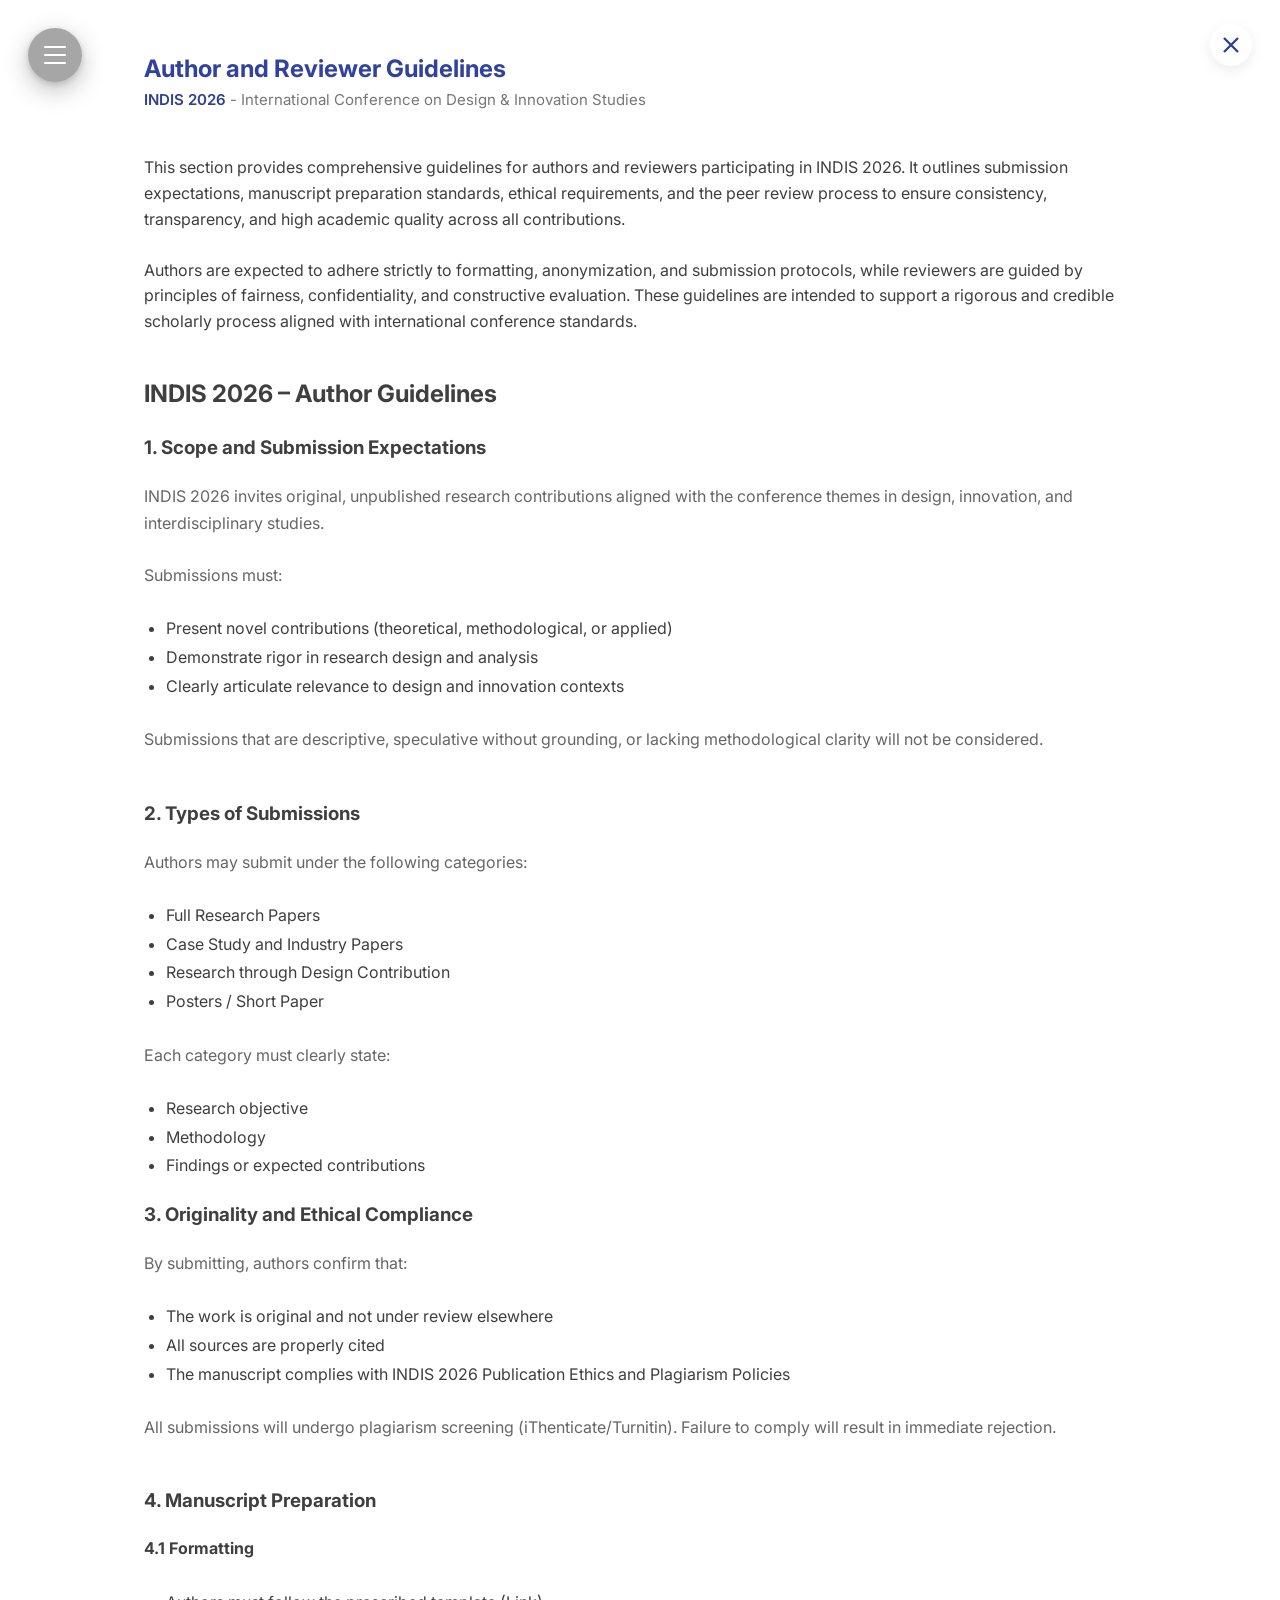
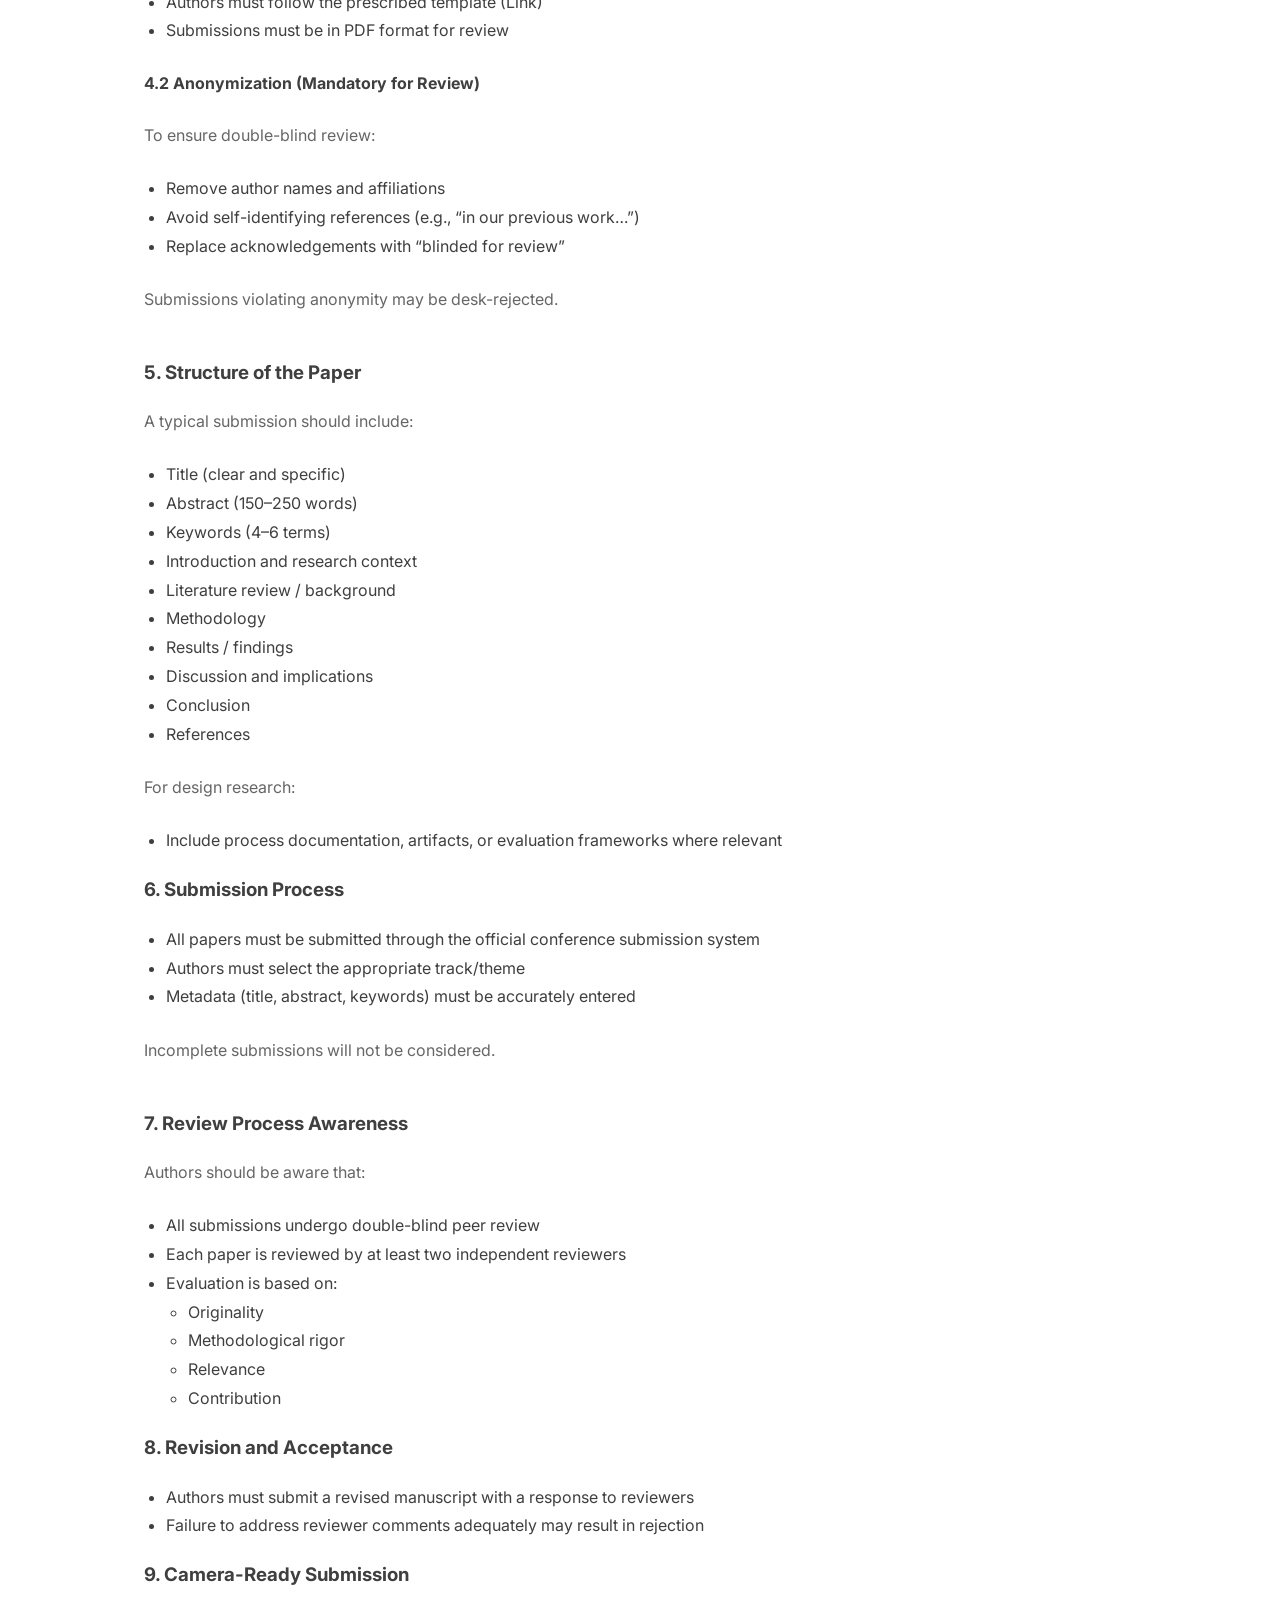
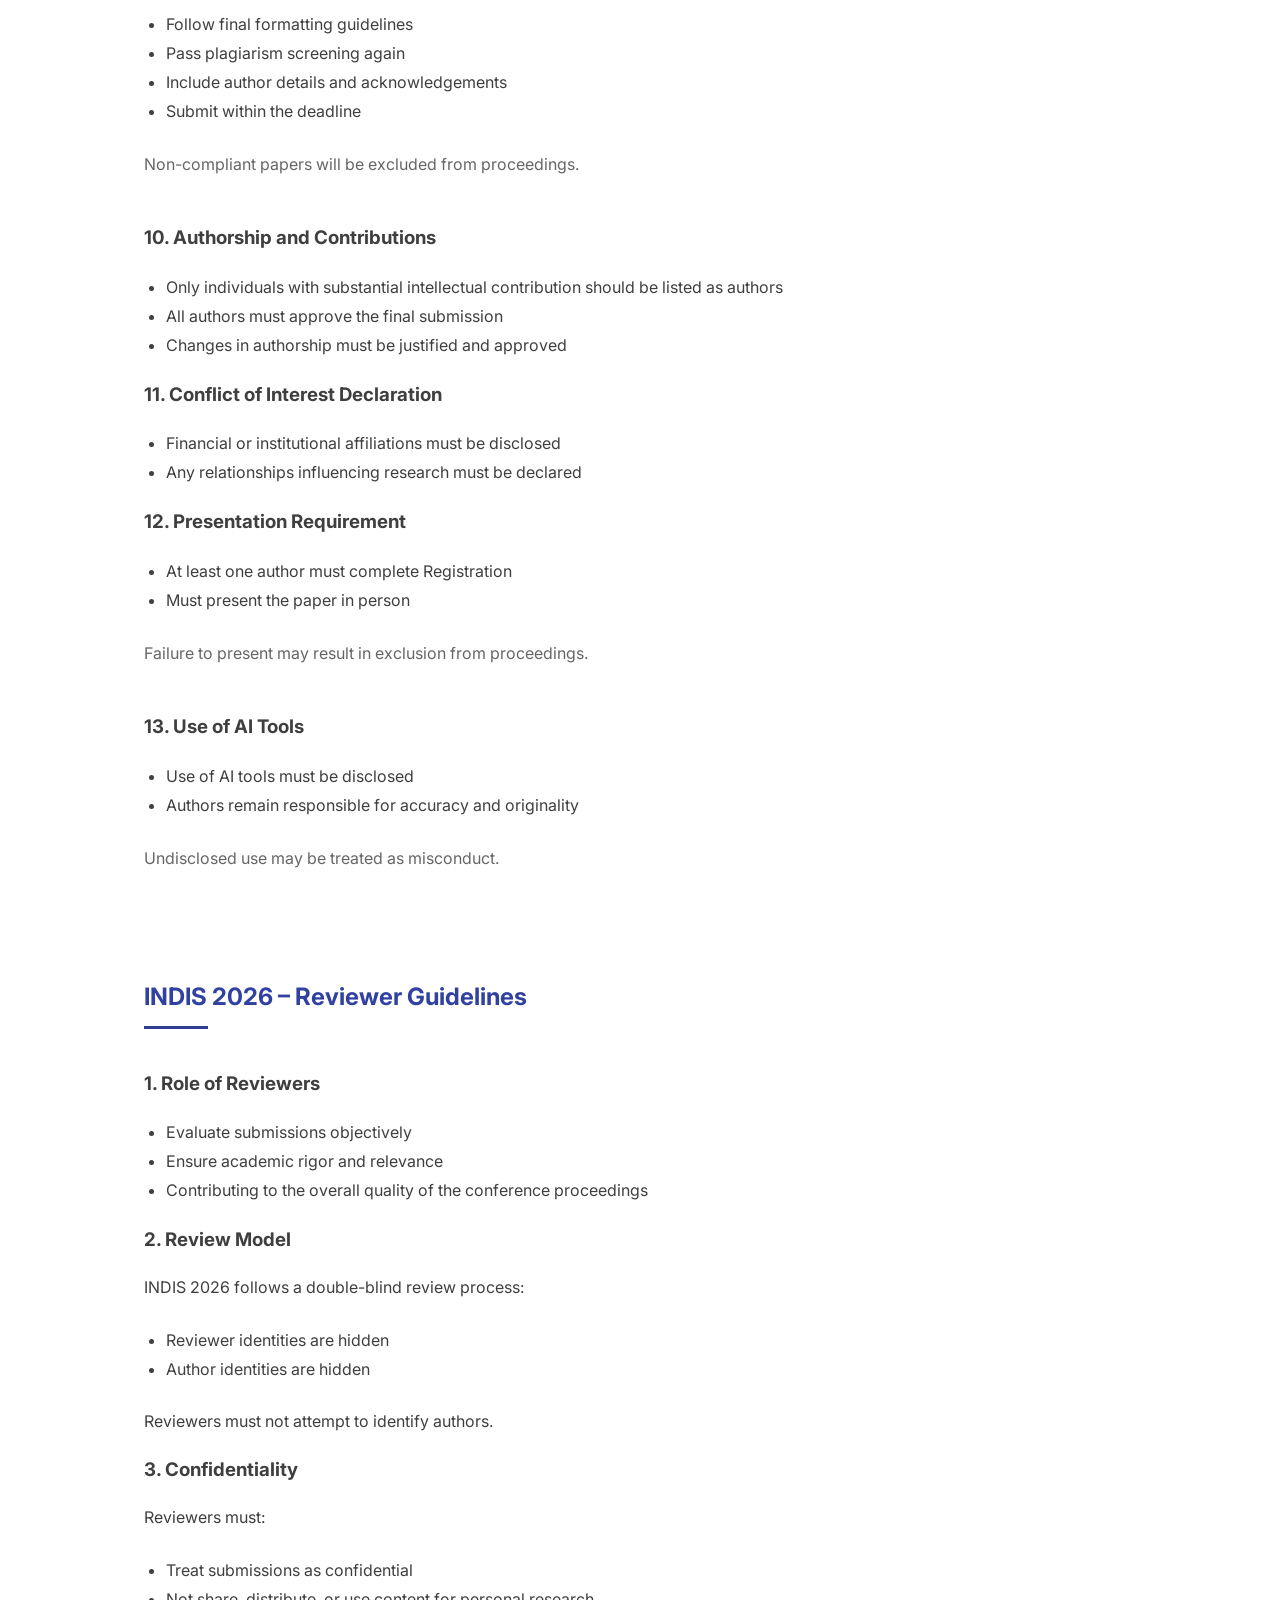
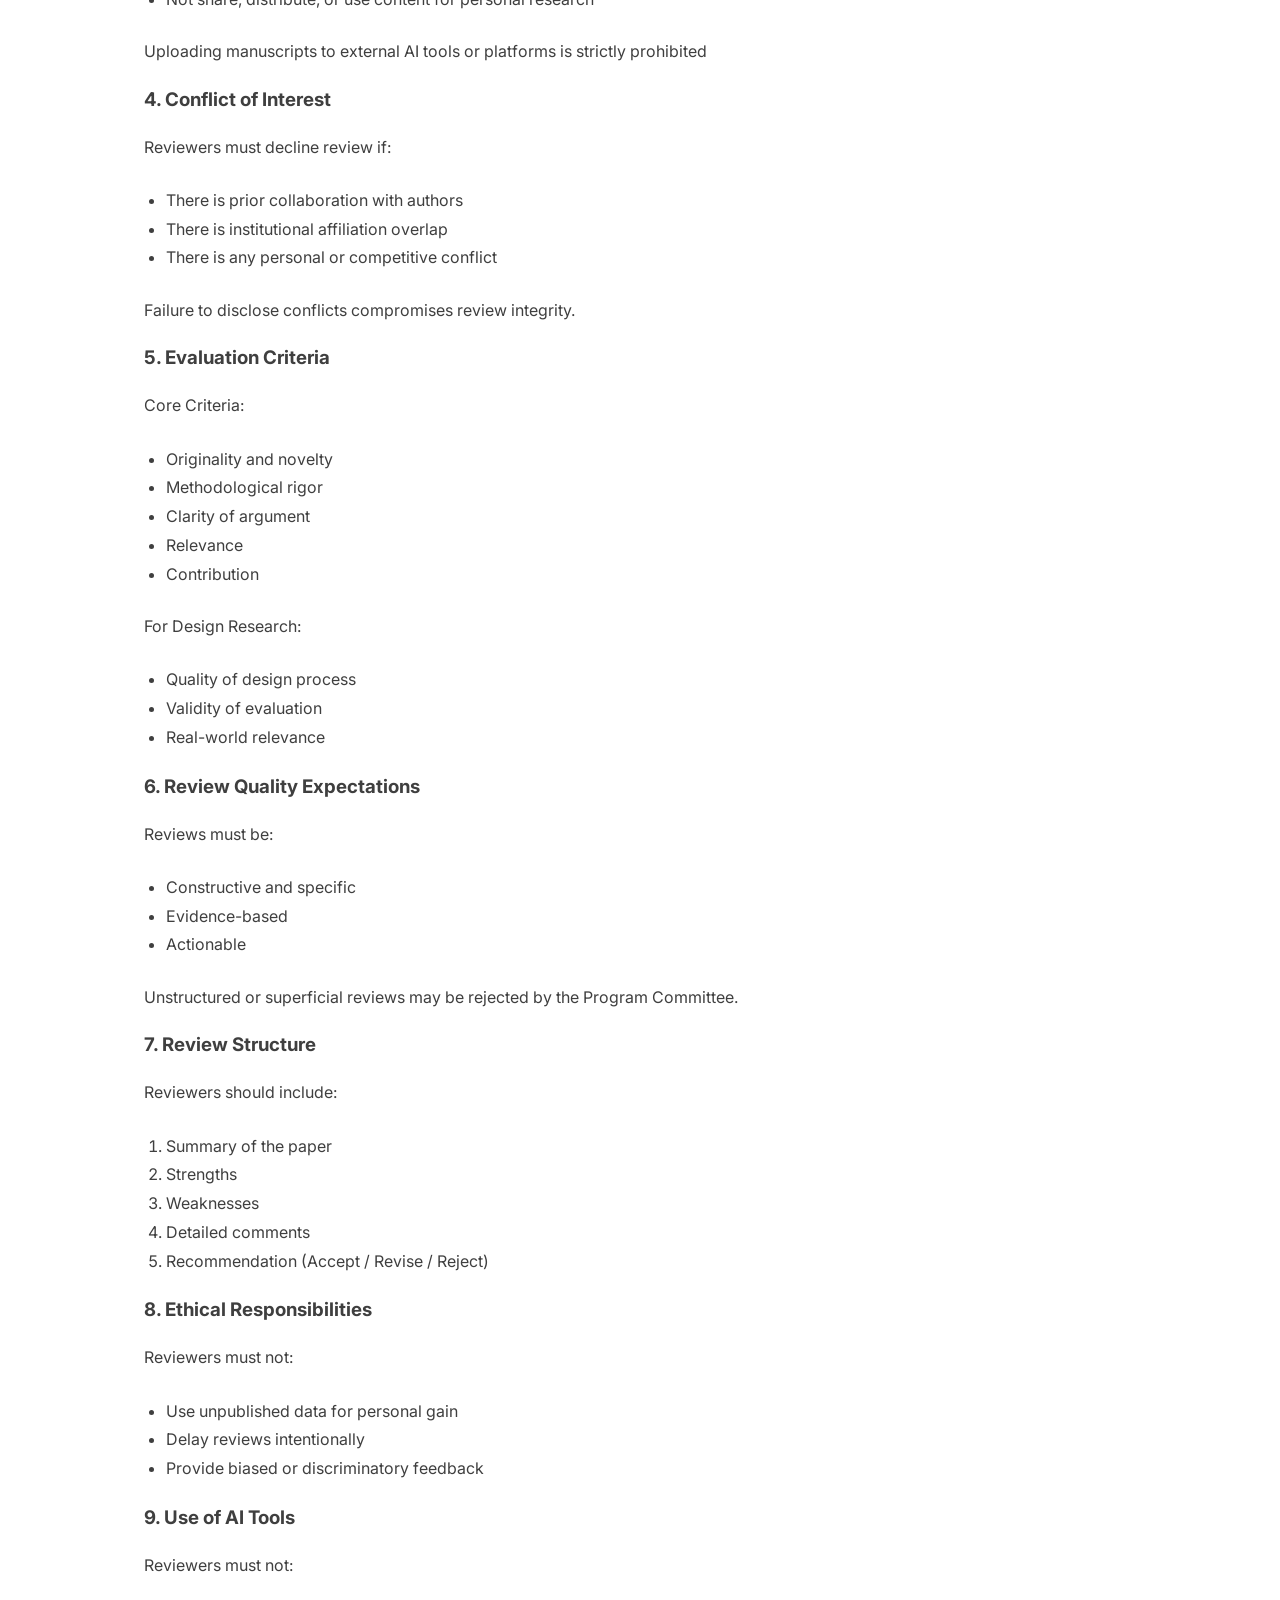
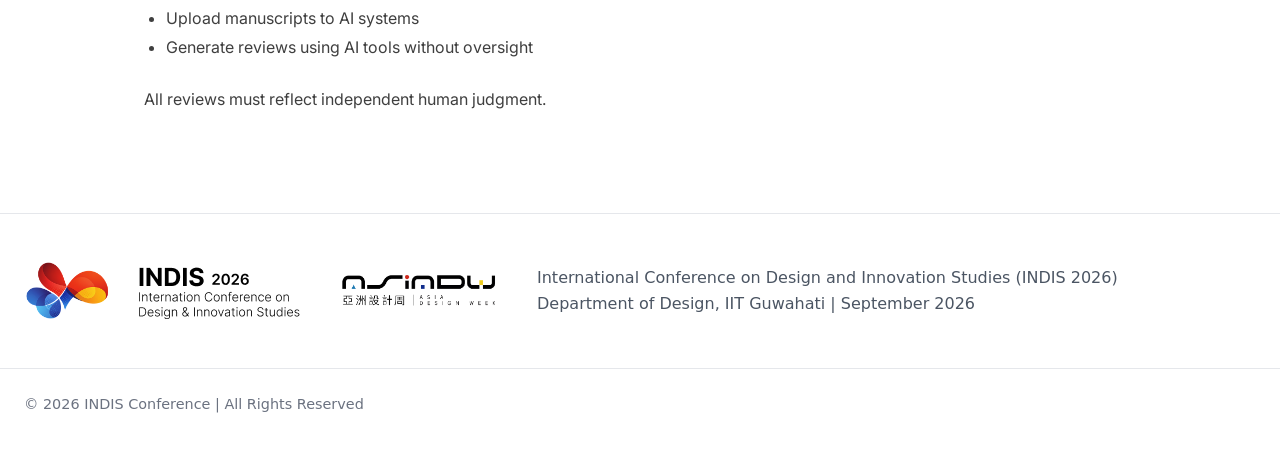
<file: guidelines/author.html>
<!DOCTYPE html>
<html lang="en">

<head>
    <meta charset="UTF-8">
    <meta name="viewport" content="width=device-width, initial-scale=1.0">

    <title>INDIS 2026 - Author & Reviewer Guidelines</title>

    <link rel="icon" type="image/png" href="images/indis_logo.png" />

    <link rel="stylesheet" href="../css/style.css" />
    <link rel="stylesheet" href="../css/paper.css" />

    <link
        href="https://fonts.googleapis.com/css2?family=Archivo:wght@400;700&family=Inter:wght@300;400;500;600;700&display=swap"
        rel="stylesheet" />
</head>

<body>

    <!-- SIDE MENU (UNCHANGED) -->
    <nav id="sideMenu" class="side-menu">
        <button class="menu-close" onclick="toggleMenu()">
            <svg width="24" height="24" viewBox="0 0 24 24">
                <path d="M18 6L6 18M6 6L18 18" stroke="#3f3f3f" stroke-width="2" />
            </svg>
        </button>

        <div class="menu-links">
            <a href="../index.html#" class="active">HOME</a>
            <a href="../index.html#overview">Overview</a>
            <a href="../index.html#call-for-papers">Call For Papers</a>
            <a href="../index.html#paper-submission-categories">Types of Submission</a>
            <a href="../index.html#important-dates">Important Dates</a>
            <a href="../index.html#paper-submission">Paper Submission</a>
            <a href="../index.html#registration">Registration</a>
            <a href="author.html">Author and Reviewer Guidelines</a>
            <a href="publication.html">Publication Ethics and Malpractice Statement</a>
            <a href="../index.html#adw">Asian Vanguard Art & Design Award 2026</a>
            <a href="../index.html#organisation">Organisation</a>
            <div class="menu-divider"></div>
            <a href="../index.html#contact">Contact</a>
        </div>
    </nav>

    <!-- HAMBURGER -->
    <div class="hamburger-menu" onclick="toggleMenu()">
        <span></span>
        <span></span>
        <span></span>
    </div>

    <!-- HEADER (UPDATED CONTENT ONLY) -->
    <section class="page-header-bg">
        <div class="container">

            <a href="../index.html#author_guiudelines" class="page-close-btn">
                <svg width="28" height="28" viewBox="0 0 24 24">
                    <path d="M18 6L6 18M6 6L18 18" stroke="#2e3f92" stroke-width="2" />
                </svg>
            </a>

            <h1 class="page-title">
                Author and Reviewer Guidelines
            </h1>
            <p class="adv-collab sub-heading">
                <span>INDIS 2026</span> - International Conference on Design & Innovation Studies
            </p>

            <p class="page-subtitle">
                This section provides comprehensive guidelines for authors and reviewers participating in INDIS 2026. It
                outlines submission expectations, manuscript preparation standards, ethical requirements, and the peer
                review process to ensure consistency, transparency, and high academic quality across all contributions.
                <br /> <br />
                Authors are expected to adhere strictly to formatting, anonymization, and submission protocols, while
                reviewers are guided by principles of fairness, confidentiality, and constructive evaluation. These
                guidelines are intended to support a rigorous and credible scholarly process aligned with international
                conference standards.
            </p>

        </div>
    </section>

    <!-- MAIN CONTENT -->
    <main>

        <div class="container paper">

            <!-- AUTHOR GUIDELINES -->
            <section class="paper-categories-section">

                <h3 style="font-size: 24px;">INDIS 2026 – Author Guidelines</h3>

                <h3 class="section-heading">1. Scope and Submission Expectations</h3>

                <p>
                    INDIS 2026 invites original, unpublished research contributions aligned with the conference themes
                    in
                    design, innovation, and interdisciplinary studies.
                </p>

                <p>Submissions must:</p>
                <ul class="simple-list">
                    <li>Present novel contributions (theoretical, methodological, or applied)</li>
                    <li>Demonstrate rigor in research design and analysis</li>
                    <li>Clearly articulate relevance to design and innovation contexts</li>
                </ul>
                <br />
                <p>
                    Submissions that are descriptive, speculative without grounding, or lacking methodological clarity
                    will
                    not be considered.
                </p>


                <h3 class="section-heading">2. Types of Submissions</h3>

                <p>Authors may submit under the following categories:</p>

                <ul class="simple-list">
                    <li>Full Research Papers</li>
                    <li>Case Study and Industry Papers</li>
                    <li>Research through Design Contribution</li>
                    <li>Posters / Short Paper</li>
                </ul>

                <br />

                <p>Each category must clearly state:</p>

                <ul class="simple-list">
                    <li>Research objective</li>
                    <li>Methodology</li>
                    <li>Findings or expected contributions</li>
                </ul>


                <h3 class="section-heading">3. Originality and Ethical Compliance</h3>

                <p>By submitting, authors confirm that:</p>

                <ul class="simple-list">
                    <li>The work is original and not under review elsewhere</li>
                    <li>All sources are properly cited</li>
                    <li>The manuscript complies with INDIS 2026 Publication Ethics and Plagiarism Policies</li>
                </ul>
                <br />
                <p>
                    All submissions will undergo plagiarism screening (iThenticate/Turnitin).
                    Failure to comply will result in immediate rejection.
                </p>


                <h3 class="section-heading">4. Manuscript Preparation</h3>

                <h4>4.1 Formatting</h4>
                <br />
                <ul class="simple-list">
                    <li>Authors must follow the prescribed template (Link)</li>
                    <li>Submissions must be in PDF format for review</li>
                </ul>

                <br />

                <h4>4.2 Anonymization (Mandatory for Review)</h4>
                <br />

                <p>To ensure double-blind review:</p>

                <ul class="simple-list">
                    <li>Remove author names and affiliations</li>
                    <li>Avoid self-identifying references (e.g., “in our previous work…”)</li>
                    <li>Replace acknowledgements with “blinded for review”</li>
                </ul>

                <br />

                <p>Submissions violating anonymity may be desk-rejected.</p>


                <h3 class="section-heading">5. Structure of the Paper</h3>

                <p>A typical submission should include:</p>

                <ul class="simple-list">
                    <li>Title (clear and specific)</li>
                    <li>Abstract (150–250 words)</li>
                    <li>Keywords (4–6 terms)</li>
                    <li>Introduction and research context</li>
                    <li>Literature review / background</li>
                    <li>Methodology</li>
                    <li>Results / findings</li>
                    <li>Discussion and implications</li>
                    <li>Conclusion</li>
                    <li>References</li>
                </ul>

                <br />

                <p>For design research:</p>
                <ul class="simple-list">
                    <li>Include process documentation, artifacts, or evaluation frameworks where relevant</li>
                </ul>


                <h3 class="section-heading">6. Submission Process</h3>

                <ul class="simple-list">
                    <li>All papers must be submitted through the official conference submission system</li>
                    <li>Authors must select the appropriate track/theme</li>
                    <li>Metadata (title, abstract, keywords) must be accurately entered</li>
                </ul>

                <br />

                <p>Incomplete submissions will not be considered.</p>


                <h3 class="section-heading">7. Review Process Awareness</h3>

                <p>Authors should be aware that:</p>

                <ul class="simple-list">
                    <li>All submissions undergo double-blind peer review</li>
                    <li>Each paper is reviewed by at least two independent reviewers</li>
                    <li>Evaluation is based on:
                        <ul class="simple-list">
                            <li>Originality</li>
                            <li>Methodological rigor</li>
                            <li>Relevance</li>
                            <li>Contribution</li>
                        </ul>
                    </li>
                </ul>


                <h3 class="section-heading">8. Revision and Acceptance</h3>

                <ul class="simple-list">
                    <li>Authors must submit a revised manuscript with a response to reviewers</li>
                    <li>Failure to address reviewer comments adequately may result in rejection</li>
                </ul>


                <h3 class="section-heading">9. Camera-Ready Submission</h3>

                <ul class="simple-list">
                    <li>Follow final formatting guidelines</li>
                    <li>Pass plagiarism screening again</li>
                    <li>Include author details and acknowledgements</li>
                    <li>Submit within the deadline</li>
                </ul>

                <br />

                <p>Non-compliant papers will be excluded from proceedings.</p>


                <h3 class="section-heading">10. Authorship and Contributions</h3>

                <ul class="simple-list">
                    <li>Only individuals with substantial intellectual contribution should be listed as authors</li>
                    <li>All authors must approve the final submission</li>
                    <li>Changes in authorship must be justified and approved</li>
                </ul>


                <h3 class="section-heading">11. Conflict of Interest Declaration</h3>

                <ul class="simple-list">
                    <li>Financial or institutional affiliations must be disclosed</li>
                    <li>Any relationships influencing research must be declared</li>
                </ul>


                <h3 class="section-heading">12. Presentation Requirement</h3>

                <ul class="simple-list">
                    <li>At least one author must complete Registration</li>
                    <li>Must present the paper in person</li>
                </ul>

                <br />

                <p>Failure to present may result in exclusion from proceedings.</p>


                <h3 class="section-heading">13. Use of AI Tools</h3>

                <ul class="simple-list">
                    <li>Use of AI tools must be disclosed</li>
                    <li>Authors remain responsible for accuracy and originality</li>
                </ul>
                <br />
                <p>Undisclosed use may be treated as misconduct.</p>

            </section>


            <!-- REVIEWER GUIDELINES -->
            <section class="content-section">

                <h2 class="section-heading h2">INDIS 2026 – Reviewer Guidelines</h2>

                <h3 class="section-heading">1. Role of Reviewers</h3>

                <ul class="simple-list">
                    <li>Evaluate submissions objectively</li>
                    <li>Ensure academic rigor and relevance</li>
                    <li>Contributing to the overall quality of the conference proceedings</li>
                </ul>


                <h3 class="section-heading">2. Review Model</h3>

                <p>INDIS 2026 follows a double-blind review process:</p>
                <br />

                <ul class="simple-list">
                    <li>Reviewer identities are hidden</li>
                    <li>Author identities are hidden</li>
                </ul>
                <br />
                <p>Reviewers must not attempt to identify authors.</p>

                <h3 class="section-heading">3. Confidentiality</h3>
                <p>Reviewers must:</p>
                <br />
                <ul class="simple-list">
                    <li>Treat submissions as confidential</li>
                    <li>Not share, distribute, or use content for personal research</li>
                </ul>
                <br />
                <p>Uploading manuscripts to external AI tools or platforms is strictly prohibited</p>

                <h3 class="section-heading">4. Conflict of Interest</h3>

                <p>Reviewers must decline review if:</p>
                <br />
                <ul class="simple-list">
                    <li>There is prior collaboration with authors</li>
                    <li>There is institutional affiliation overlap</li>
                    <li>There is any personal or competitive conflict</li>
                </ul>
                <br />
                <p>Failure to disclose conflicts compromises review integrity.</p>

                <h3 class="section-heading">5. Evaluation Criteria</h3>

                <p>Core Criteria:</p>
                <br />
                <ul class="simple-list">
                    <li>Originality and novelty</li>
                    <li>Methodological rigor</li>
                    <li>Clarity of argument</li>
                    <li>Relevance</li>
                    <li>Contribution</li>
                </ul>
                <br />
                <p>For Design Research:</p>
                <br />
                <ul class="simple-list">
                    <li>Quality of design process</li>
                    <li>Validity of evaluation</li>
                    <li>Real-world relevance</li>
                </ul>


                <h3 class="section-heading">6. Review Quality Expectations</h3>

                <p>Reviews must be:</p>
                <br />
                <ul class="simple-list">
                    <li>Constructive and specific</li>
                    <li>Evidence-based</li>
                    <li>Actionable</li>
                </ul>
                <br />
                <p>Unstructured or superficial reviews may be rejected by the Program Committee.</p>


                <h3 class="section-heading">7. Review Structure</h3>

                <p>Reviewers should include:</p>
                <br />
                <ol class="numbered-list">
                    <li>Summary of the paper</li>
                    <li>Strengths</li>
                    <li>Weaknesses</li>
                    <li>Detailed comments</li>
                    <li>Recommendation (Accept / Revise / Reject)</li>
                </ol>


                <h3 class="section-heading">8. Ethical Responsibilities</h3>

                <p>Reviewers must not:</p>
                <br />
                <ul class="simple-list">
                    <li>Use unpublished data for personal gain</li>
                    <li>Delay reviews intentionally</li>
                    <li>Provide biased or discriminatory feedback</li>
                </ul>


                <h3 class="section-heading">9. Use of AI Tools</h3>

                <p>Reviewers must not:</p>
                <br />
                <ul class="simple-list">
                    <li>Upload manuscripts to AI systems</li>
                    <li>Generate reviews using AI tools without oversight</li>
                </ul>
                <br />
                <p>All reviews must reflect independent human judgment.</p>

            </section>

        </div>

    </main>

    <footer class="footer page">
        <div class="footer-top">
            <div class="footer-top-grid">
                <div class="footer-logos">
                    <img src="../images/indis_logo.png" alt="Conference Logo" />
                    <img src="../images/Indis.png" alt="INDIS 2026" />
                    <img src="../images/icons/asiandw_logo.webp" alt="INDIS 2026" />
                </div>
                <div class="footer-description">
                    <p>
                        International Conference on Design and Innovation Studies (INDIS
                        2026) Department of Design, IIT Guwahati | September 2026
                    </p>
                </div>
            </div>
        </div>

        <div class="footer-bottom">
            <span>© 2026 INDIS Conference | All Rights Reserved</span>

            <div class="footer-socials">
                <i class="fab fa-facebook-f"></i>
                <i class="fab fa-twitter"></i>
                <i class="fab fa-instagram"></i>
                <i class="fab fa-linkedin-in"></i>
                <i class="fab fa-youtube"></i>
            </div>
        </div>
    </footer>

    <script src="../js/main.js"></script>

</body>

</html>
</file>
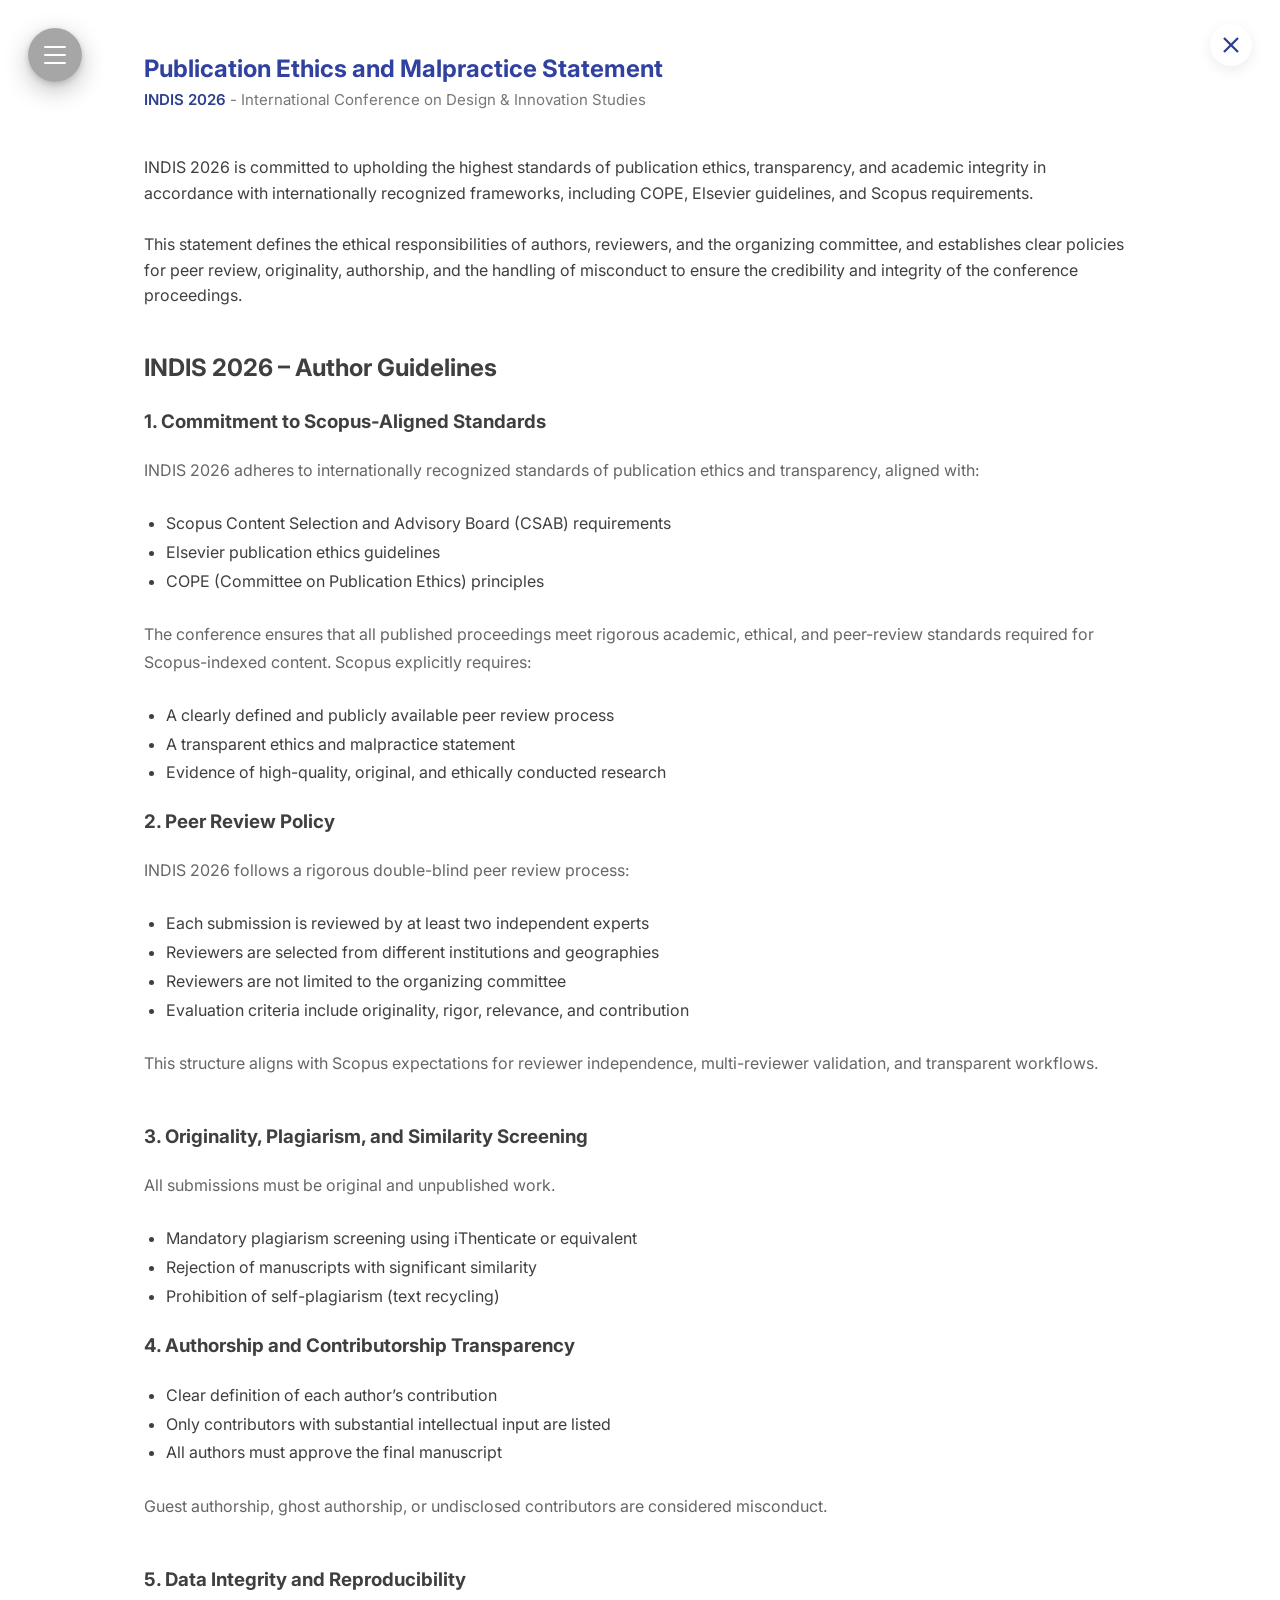
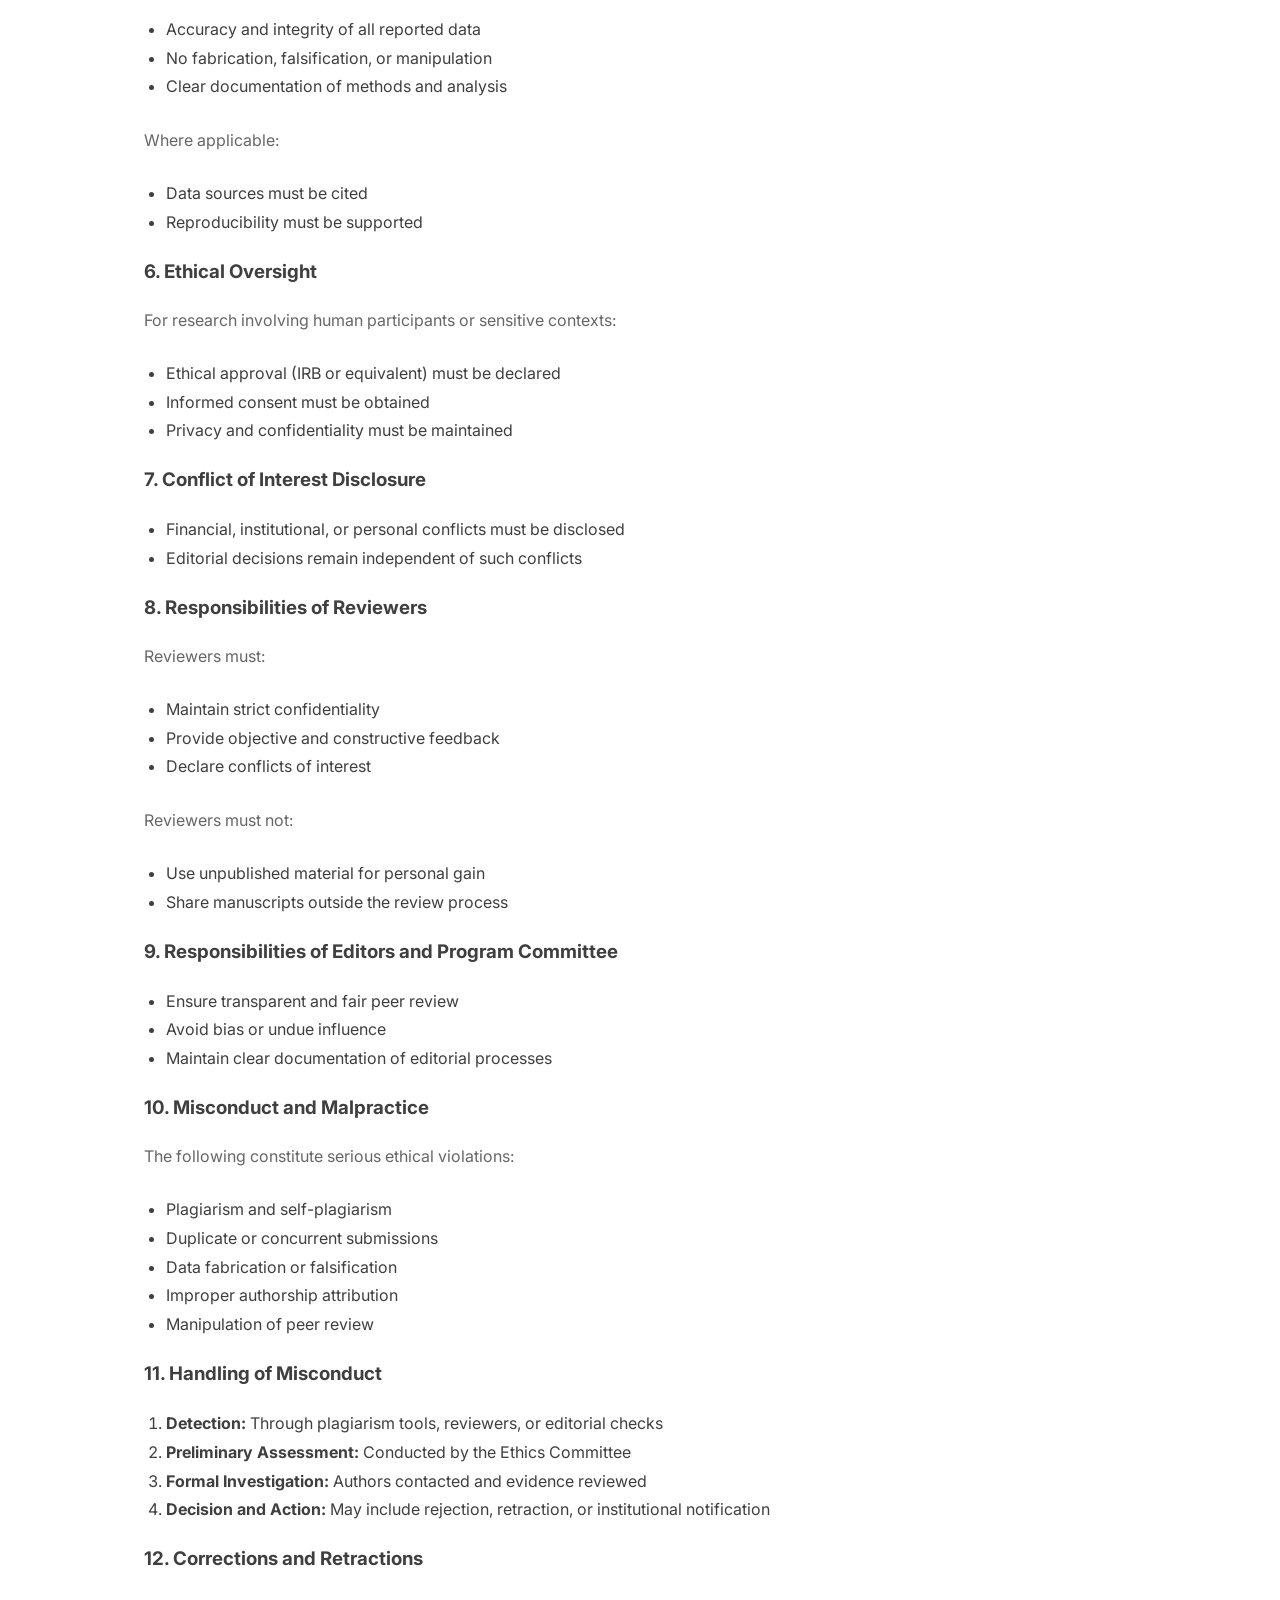
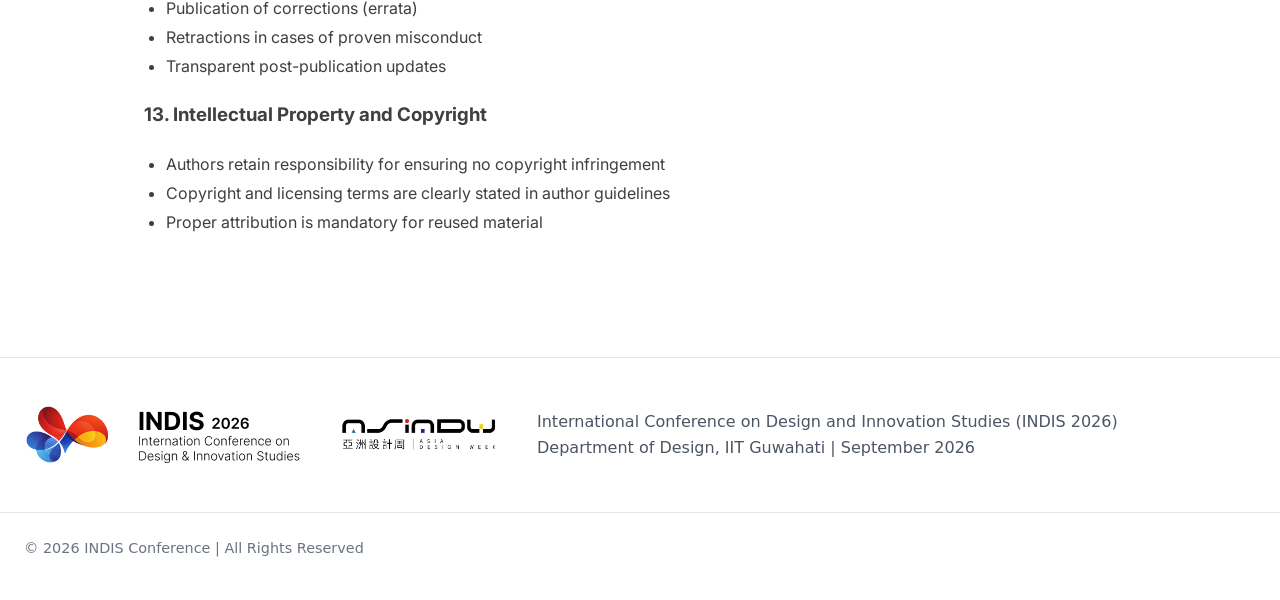
<file: guidelines/publication.html>
<!DOCTYPE html>
<html lang="en">

<head>
    <meta charset="UTF-8">
    <meta name="viewport" content="width=device-width, initial-scale=1.0">

    <title>INDIS 2026 - Author & Reviewer Guidelines</title>

    <link rel="icon" type="image/png" href="images/indis_logo.png" />

    <link rel="stylesheet" href="../css/style.css" />
    <link rel="stylesheet" href="../css/paper.css" />

    <link
        href="https://fonts.googleapis.com/css2?family=Archivo:wght@400;700&family=Inter:wght@300;400;500;600;700&display=swap"
        rel="stylesheet" />
</head>

<body>

    <!-- SIDE MENU (UNCHANGED) -->
    <nav id="sideMenu" class="side-menu">
        <button class="menu-close" onclick="toggleMenu()">
            <svg width="24" height="24" viewBox="0 0 24 24">
                <path d="M18 6L6 18M6 6L18 18" stroke="#3f3f3f" stroke-width="2" />
            </svg>
        </button>

        <div class="menu-links">
            <a href="../index.html#" class="active">HOME</a>
            <a href="../index.html#overview">Overview</a>
            <a href="../index.html#call-for-papers">Call For Papers</a>
            <a href="../index.html#paper-submission-categories">Types of Submission</a>
            <a href="../index.html#important-dates">Important Dates</a>
            <a href="../index.html#paper-submission">Paper Submission</a>
            <a href="../index.html#registration">Registration</a>
            <a href="author.html">Author and Reviewer Guidelines</a>
            <a href="publication.html">Publication Ethics and Malpractice Statement</a>
            <a href="../index.html#adw">Asian Vanguard Art & Design Award 2026</a>
            <a href="../index.html#organisation">Organisation</a>
            <div class="menu-divider"></div>
            <a href="../index.html#contact">Contact</a>
        </div>
    </nav>

    <!-- HAMBURGER -->
    <div class="hamburger-menu" onclick="toggleMenu()">
        <span></span>
        <span></span>
        <span></span>
    </div>

    <!-- HEADER (UPDATED CONTENT ONLY) -->
    <section class="page-header-bg">
        <div class="container">

            <a href="../index.html#publication_ethics" class="page-close-btn">
                <svg width="28" height="28" viewBox="0 0 24 24">
                    <path d="M18 6L6 18M6 6L18 18" stroke="#2e3f92" stroke-width="2" />
                </svg>
            </a>

            <h1 class="page-title">
                Publication Ethics and Malpractice Statement 
            </h1>
            <p class="adv-collab sub-heading">
                <span>INDIS 2026</span> - International Conference on Design & Innovation Studies
            </p>

            <p class="page-subtitle">
                INDIS 2026 is committed to upholding the highest standards of publication ethics, transparency, and academic integrity in accordance with internationally recognized frameworks, including COPE, Elsevier guidelines, and Scopus requirements. 
                <br /> <br />
                This statement defines the ethical responsibilities of authors, reviewers, and the organizing committee, and establishes clear policies for peer review, originality, authorship, and the handling of misconduct to ensure the credibility and integrity of the conference proceedings. 
            </p>

        </div>
    </section>

    <!-- MAIN CONTENT -->
    <main>

    <div class="container paper">

        <!-- PUBLICATION ETHICS -->
        <section class="paper-categories-section">

            <h3 style="font-size: 24px;">
                INDIS 2026 – Author Guidelines
            </h3>

            <h3 class="section-heading">1. Commitment to Scopus-Aligned Standards</h3>

            <p>
                INDIS 2026 adheres to internationally recognized standards of publication ethics and transparency,
                aligned with:
            </p>

            <ul class="simple-list">
                <li>Scopus Content Selection and Advisory Board (CSAB) requirements</li>
                <li>Elsevier publication ethics guidelines</li>
                <li>COPE (Committee on Publication Ethics) principles</li>
            </ul>
<br/>
            <p>
                The conference ensures that all published proceedings meet rigorous academic, ethical, and peer-review
                standards required for Scopus-indexed content.
                Scopus explicitly requires:
            </p>

            <ul class="simple-list">
                <li>A clearly defined and publicly available peer review process</li>
                <li>A transparent ethics and malpractice statement</li>
                <li>Evidence of high-quality, original, and ethically conducted research</li>
            </ul>


            <h3 class="section-heading">2. Peer Review Policy</h3>

            <p>INDIS 2026 follows a rigorous double-blind peer review process:</p>

            <ul class="simple-list">
                <li>Each submission is reviewed by at least two independent experts</li>
                <li>Reviewers are selected from different institutions and geographies</li>
                <li>Reviewers are not limited to the organizing committee</li>
                <li>Evaluation criteria include originality, rigor, relevance, and contribution</li>
            </ul>
<br/>
            <p>
                This structure aligns with Scopus expectations for reviewer independence, multi-reviewer validation, and
                transparent workflows.
            </p>


            <h3 class="section-heading">3. Originality, Plagiarism, and Similarity Screening</h3>

            <p>All submissions must be original and unpublished work.</p>

            <ul class="simple-list">
                <li>Mandatory plagiarism screening using iThenticate or equivalent</li>
                <li>Rejection of manuscripts with significant similarity</li>
                <li>Prohibition of self-plagiarism (text recycling)</li>
            </ul>


            <h3 class="section-heading">4. Authorship and Contributorship Transparency</h3>

            <ul class="simple-list">
                <li>Clear definition of each author’s contribution</li>
                <li>Only contributors with substantial intellectual input are listed</li>
                <li>All authors must approve the final manuscript</li>
            </ul>
<br/>
            <p>
                Guest authorship, ghost authorship, or undisclosed contributors are considered misconduct.
            </p>


            <h3 class="section-heading">5. Data Integrity and Reproducibility</h3>

            <ul class="simple-list">
                <li>Accuracy and integrity of all reported data</li>
                <li>No fabrication, falsification, or manipulation</li>
                <li>Clear documentation of methods and analysis</li>
            </ul>
<br/>
            <p>Where applicable:</p>

            <ul class="simple-list">
                <li>Data sources must be cited</li>
                <li>Reproducibility must be supported</li>
            </ul>


            <h3 class="section-heading">6. Ethical Oversight</h3>

            <p>For research involving human participants or sensitive contexts:</p>

            <ul class="simple-list">
                <li>Ethical approval (IRB or equivalent) must be declared</li>
                <li>Informed consent must be obtained</li>
                <li>Privacy and confidentiality must be maintained</li>
            </ul>


            <h3 class="section-heading">7. Conflict of Interest Disclosure</h3>

            <ul class="simple-list">
                <li>Financial, institutional, or personal conflicts must be disclosed</li>
                <li>Editorial decisions remain independent of such conflicts</li>
            </ul>


            <h3 class="section-heading">8. Responsibilities of Reviewers</h3>

            <p>Reviewers must:</p>

            <ul class="simple-list">
                <li>Maintain strict confidentiality</li>
                <li>Provide objective and constructive feedback</li>
                <li>Declare conflicts of interest</li>
            </ul>
<br/>
            <p>Reviewers must not:</p>

            <ul class="simple-list">
                <li>Use unpublished material for personal gain</li>
                <li>Share manuscripts outside the review process</li>
            </ul>


            <h3 class="section-heading">9. Responsibilities of Editors and Program Committee</h3>

            <ul class="simple-list">
                <li>Ensure transparent and fair peer review</li>
                <li>Avoid bias or undue influence</li>
                <li>Maintain clear documentation of editorial processes</li>
            </ul>


            <h3 class="section-heading">10. Misconduct and Malpractice</h3>

            <p>The following constitute serious ethical violations:</p>

            <ul class="simple-list">
                <li>Plagiarism and self-plagiarism</li>
                <li>Duplicate or concurrent submissions</li>
                <li>Data fabrication or falsification</li>
                <li>Improper authorship attribution</li>
                <li>Manipulation of peer review</li>
            </ul>


            <h3 class="section-heading">11. Handling of Misconduct</h3>

            <ol class="numbered-list">
                <li><strong>Detection:</strong> Through plagiarism tools, reviewers, or editorial checks</li>
                <li><strong>Preliminary Assessment:</strong> Conducted by the Ethics Committee</li>
                <li><strong>Formal Investigation:</strong> Authors contacted and evidence reviewed</li>
                <li><strong>Decision and Action:</strong> May include rejection, retraction, or institutional notification</li>
            </ol>


            <h3 class="section-heading">12. Corrections and Retractions</h3>

            <ul class="simple-list">
                <li>Publication of corrections (errata)</li>
                <li>Retractions in cases of proven misconduct</li>
                <li>Transparent post-publication updates</li>
            </ul>


            <h3 class="section-heading">13. Intellectual Property and Copyright</h3>

            <ul class="simple-list">
                <li>Authors retain responsibility for ensuring no copyright infringement</li>
                <li>Copyright and licensing terms are clearly stated in author guidelines</li>
                <li>Proper attribution is mandatory for reused material</li>
            </ul>

        </section>

    </div>

</main>

    <footer class="footer page">
        <div class="footer-top">
            <div class="footer-top-grid">
                <div class="footer-logos">
                    <img src="../images/indis_logo.png" alt="Conference Logo" />
                    <img src="../images/Indis.png" alt="INDIS 2026" />
                    <img src="../images/icons/asiandw_logo.webp" alt="INDIS 2026" />
                </div>
                <div class="footer-description">
                    <p>
                        International Conference on Design and Innovation Studies (INDIS
                        2026) Department of Design, IIT Guwahati | September 2026
                    </p>
                </div>
            </div>
        </div>

        <div class="footer-bottom">
            <span>© 2026 INDIS Conference | All Rights Reserved</span>

            <div class="footer-socials">
                <i class="fab fa-facebook-f"></i>
                <i class="fab fa-twitter"></i>
                <i class="fab fa-instagram"></i>
                <i class="fab fa-linkedin-in"></i>
                <i class="fab fa-youtube"></i>
            </div>
        </div>
    </footer>

    <script src="../js/main.js"></script>

</body>

</html>
</file>
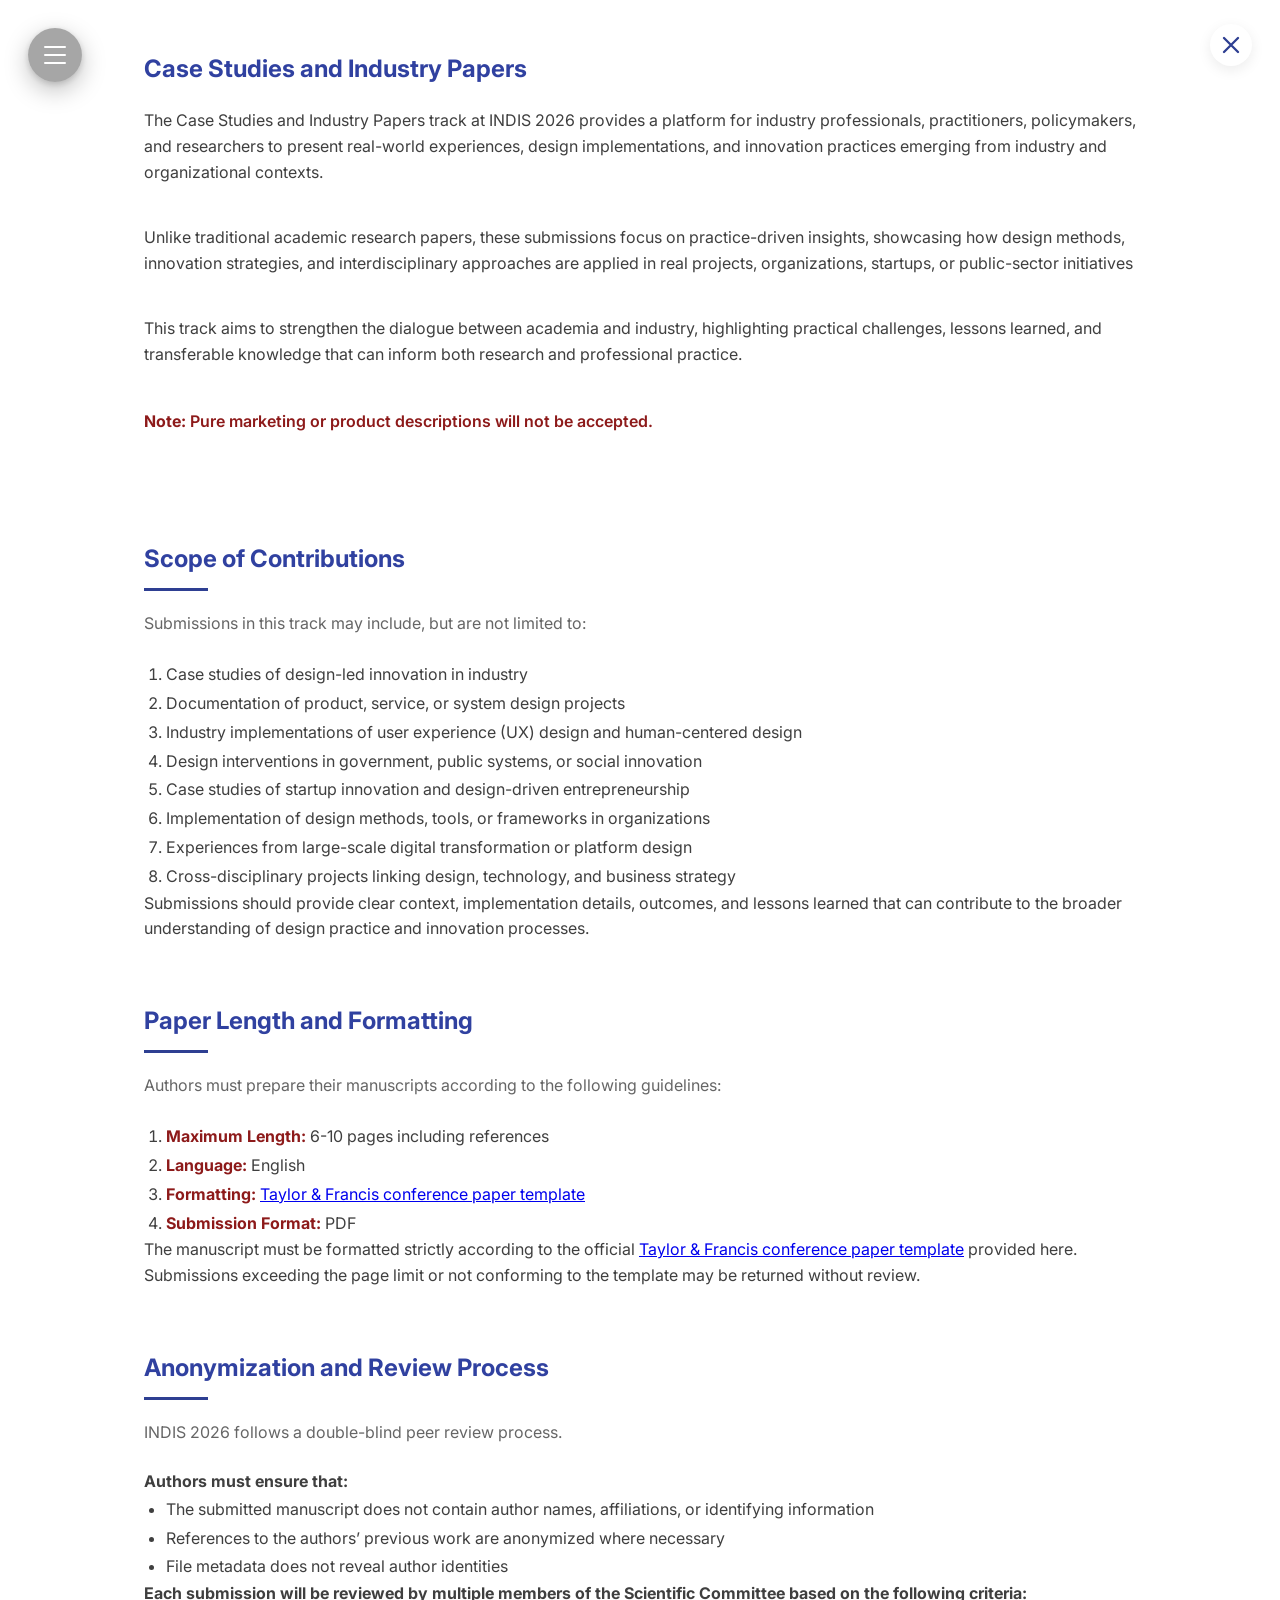
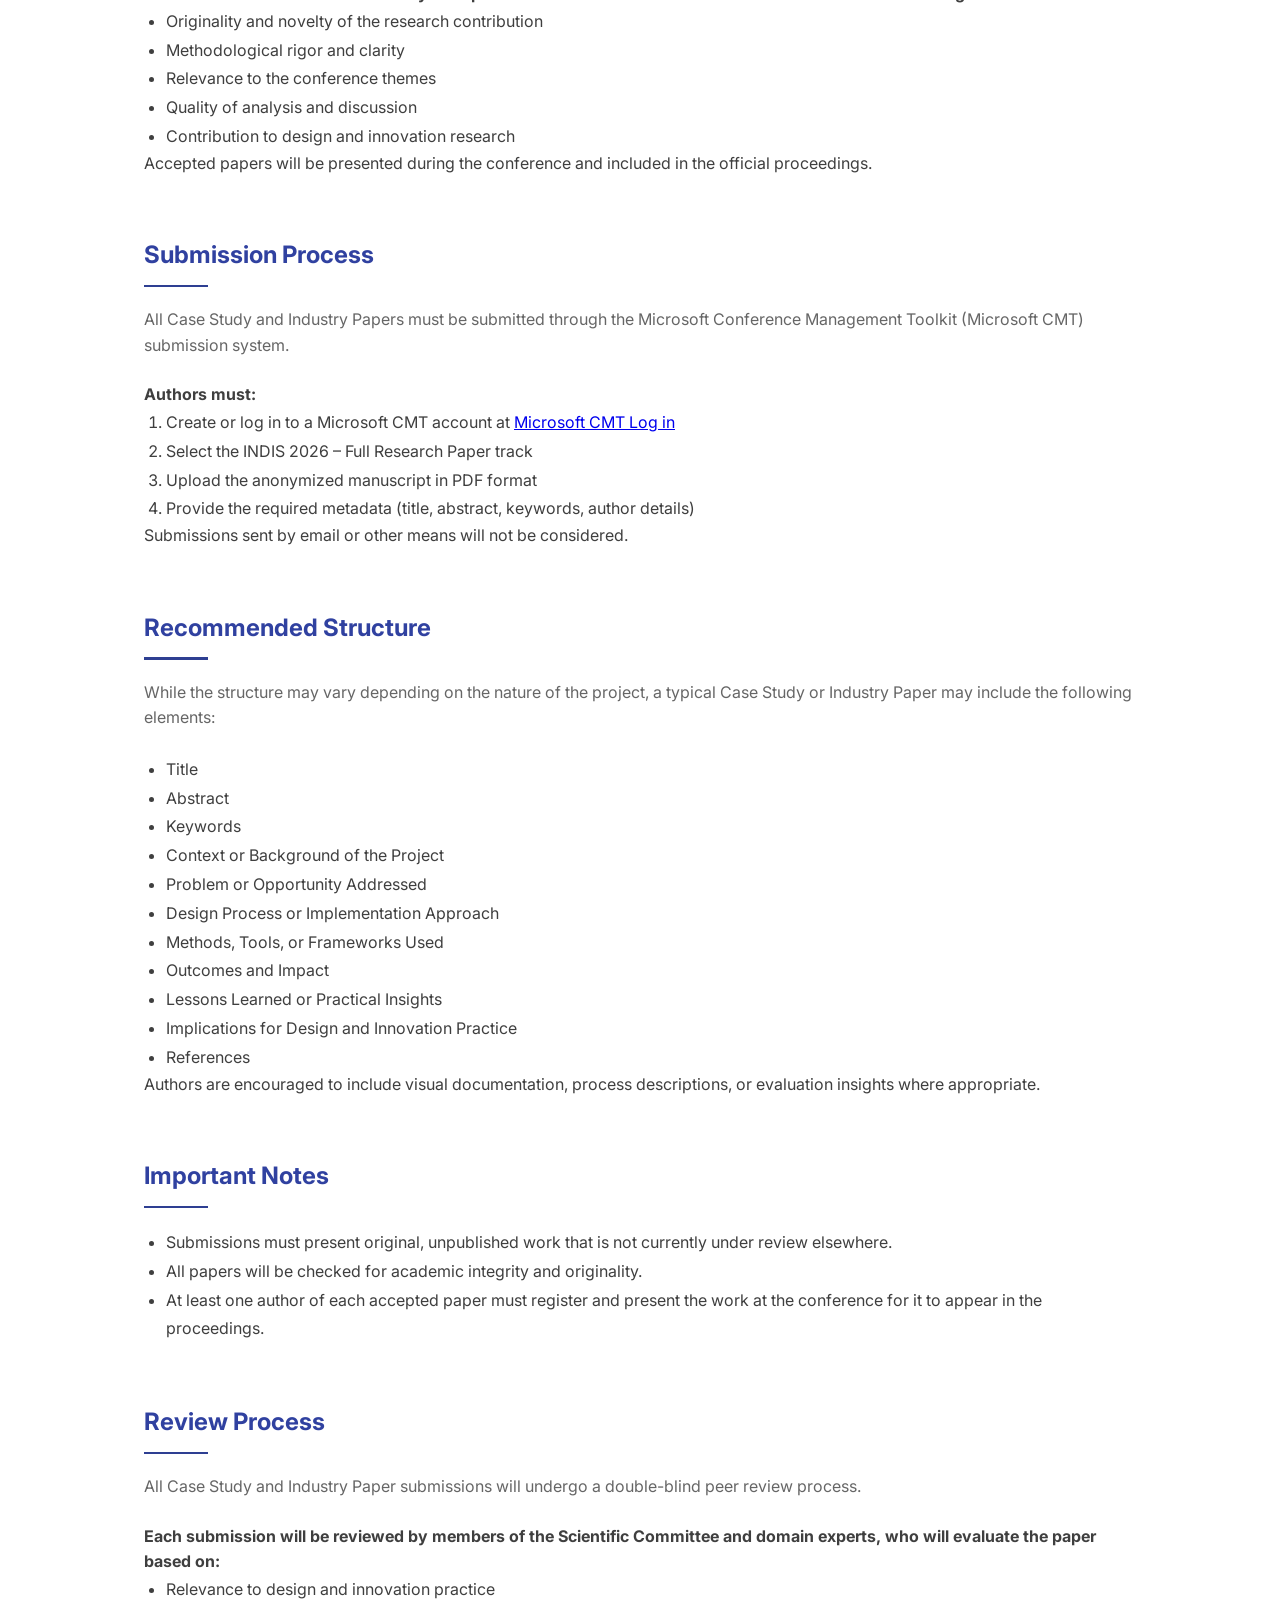
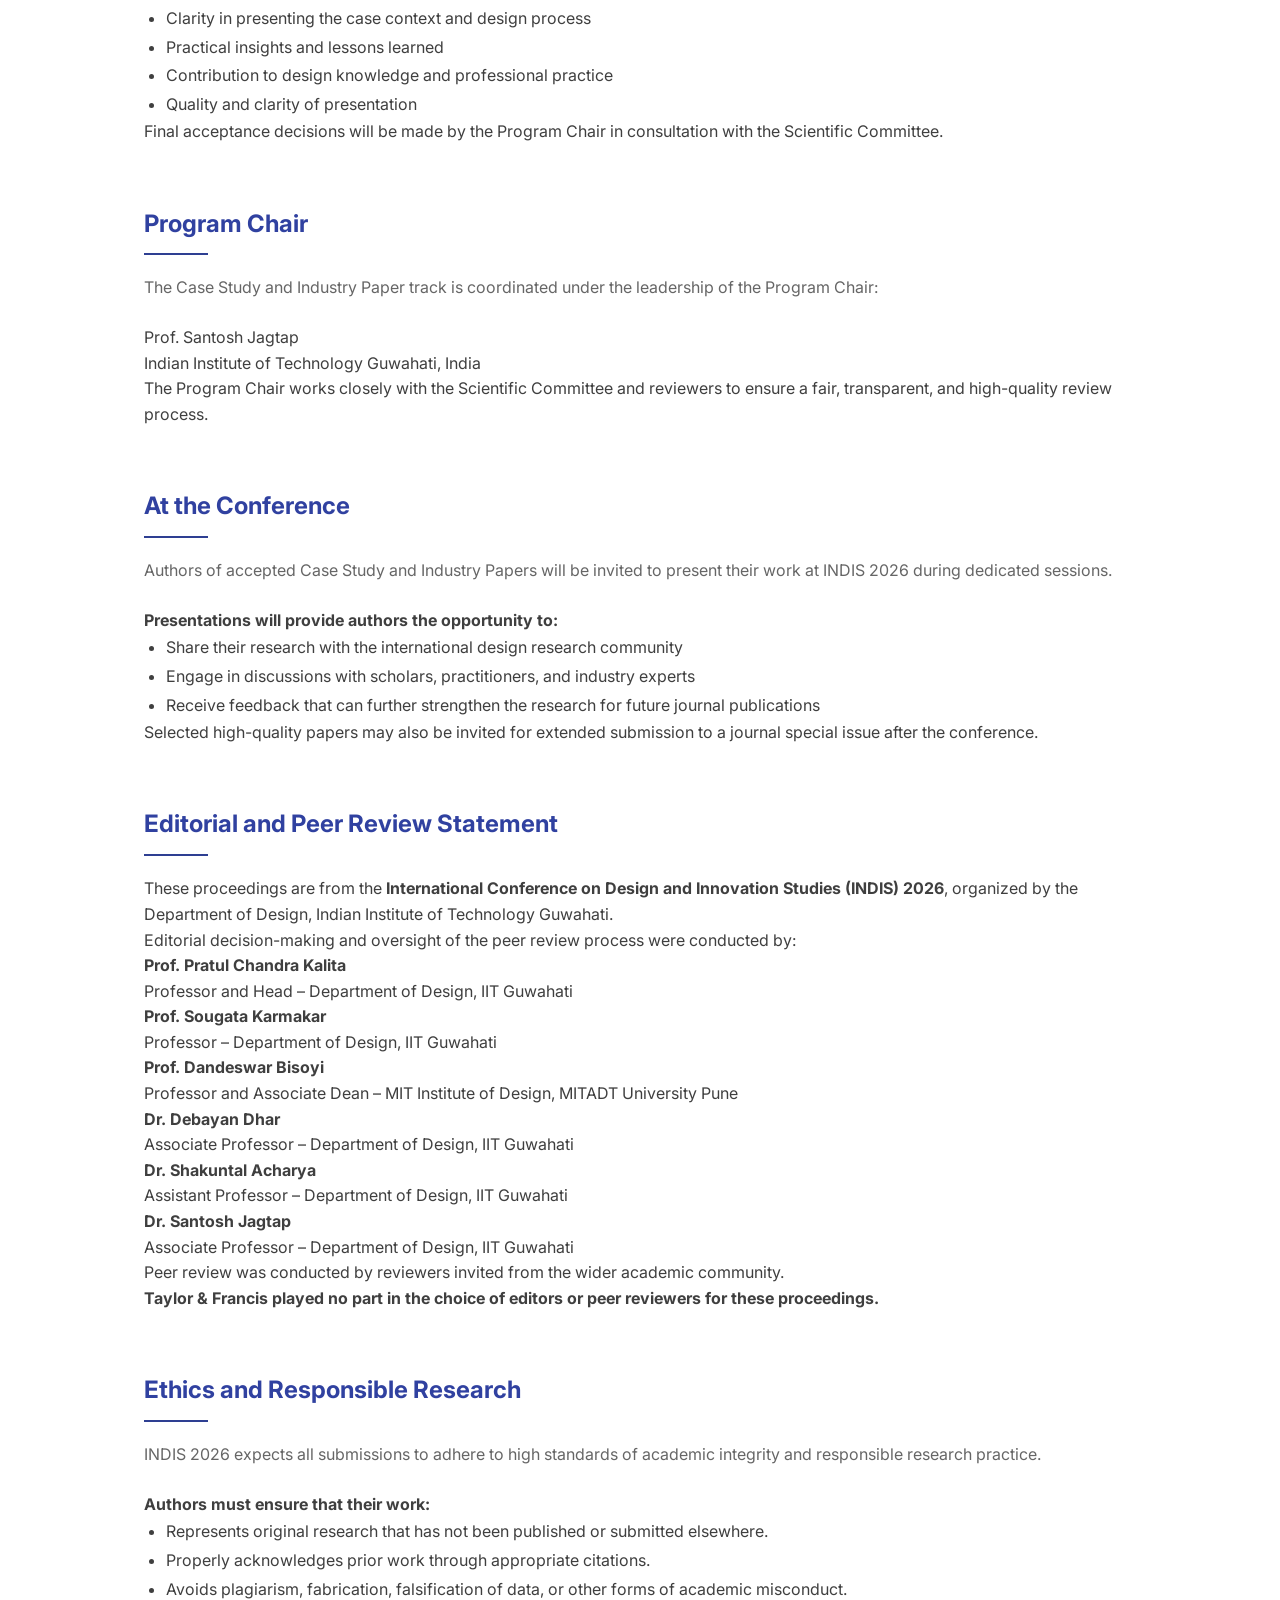
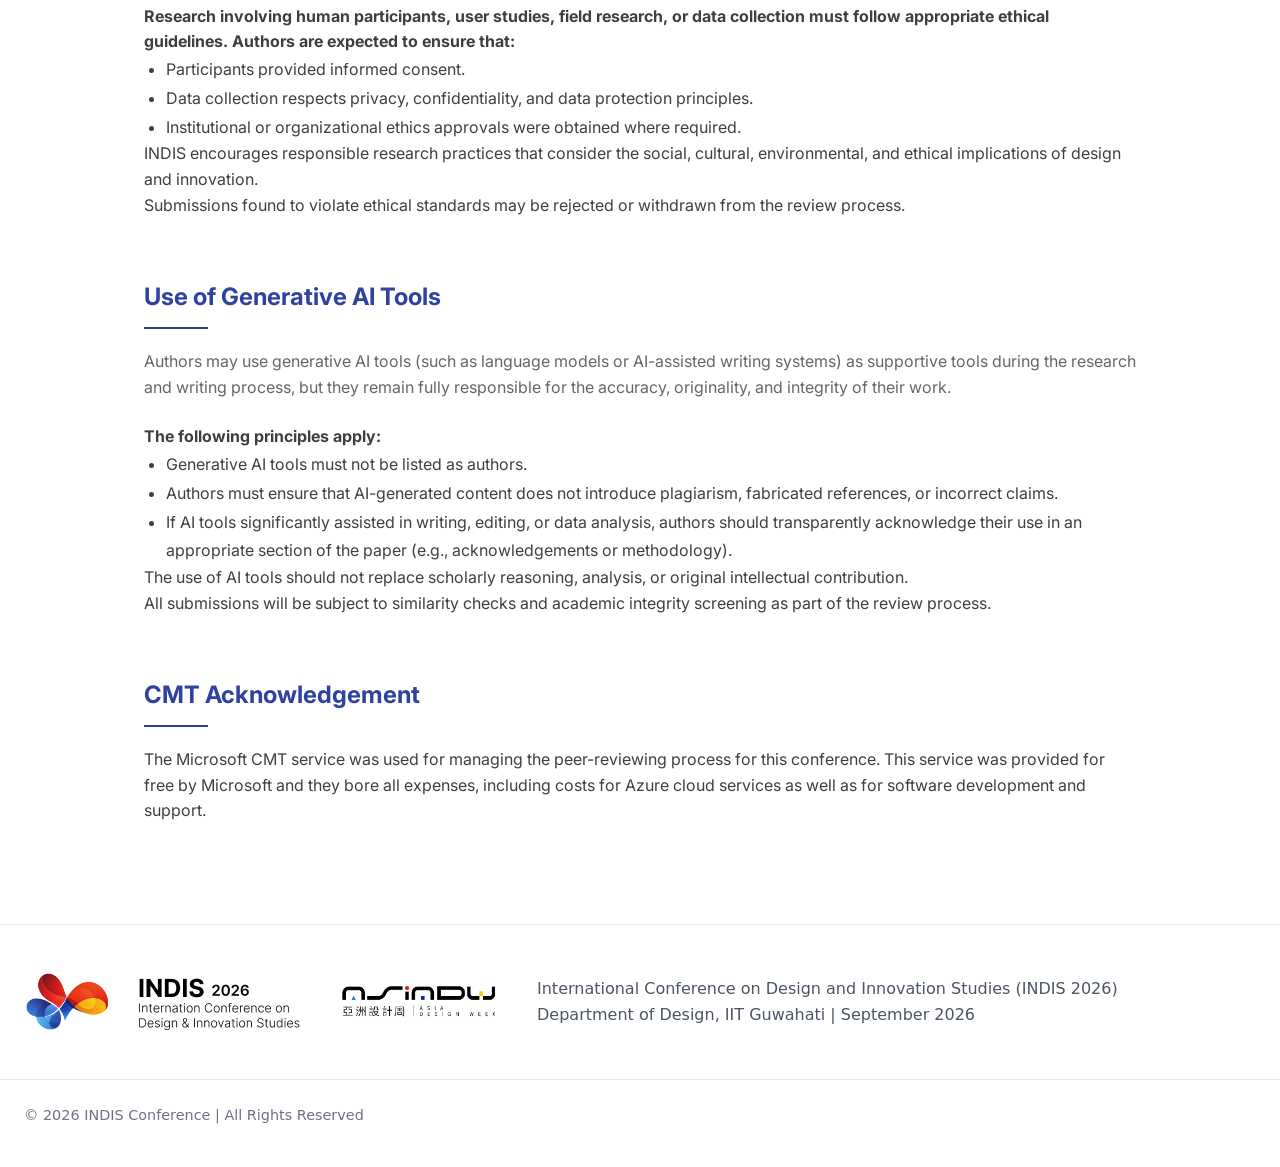
<file: paper_pages/case_study.html>
<!DOCTYPE html>
<html lang="en">

<head>
    <meta charset="UTF-8">
    <meta name="viewport" content="width=device-width, initial-scale=1.0">

    <title>INDIS 2026 - Case Studies and Industry Papers</title>

    <link rel="icon" type="image/png" href="../images/indis_logo.png" />

    <link rel="stylesheet" href="../css/style.css" />
    <link rel="stylesheet" href="../css/paper.css" />

    <link
        href="https://fonts.googleapis.com/css2?family=Archivo:wght@400;700&family=Inter:wght@300;400;500;600;700&display=swap"
        rel="stylesheet" />

</head>


<body>


    <!-- SIDE MENU -->
    <nav id="sideMenu" class="side-menu">

        <button class="menu-close" onclick="toggleMenu()">
            <svg width="24" height="24" viewBox="0 0 24 24">
                <path d="M18 6L6 18M6 6L18 18" stroke="#3f3f3f" stroke-width="2" />
            </svg>
        </button>

        <div class="menu-links">
            <a href="../index.html#" class="active">HOME</a>
            <a href="../index.html#overview">Overview</a>
            <a href="../index.html#call-for-papers">Call For Papers</a>
            <a href="../index.html#paper-submission-categories">Types of Submission</a>
            <a href="../index.html#important-dates">Important Dates</a>
            <a href="../index.html#paper-submission">Paper Submission</a>
            <a href="../index.html#registration">Registration</a>
            <a href="../guidelines/author.html">Author and Reviewer Guidelines</a>
            <a href="../guidelines/publication.html">Publication Ethics and Malpractice Statement</a>
            <a href="../index.html#adw">Asian Vanguard Art & Design Award 2026</a>
            <a href="../index.html#organisation">Organisation</a>
            <div class="menu-divider"></div>
            <a href="../index.html#contact">Contact</a>
        </div>

    </nav>



    <!-- HAMBURGER -->
    <div class="hamburger-menu" onclick="toggleMenu()">
        <span></span>
        <span></span>
        <span></span>
    </div>



    <!-- HEADER -->
    <section class="page-header-bg">

        <div class="container">

            <a href="../index.html#paper-submission-categories" class="page-close-btn" title="Back to Home">
                <svg width="28" height="28" viewBox="0 0 24 24">
                    <path d="M18 6L6 18M6 6L18 18" stroke="#2e3f92" stroke-width="2" stroke-linecap="round" />
                </svg>
            </a>

            <h1 class="page-title">
                Case Studies and Industry Papers
            </h1>

            <p class="page-subtitle">
                The Case Studies and Industry Papers track at INDIS 2026 provides a platform for industry professionals,
                practitioners, policymakers, and researchers to present real-world experiences, design implementations,
                and innovation practices emerging from industry and organizational contexts.
            </p>
            <p class="page-subtitle">
                Unlike traditional academic research papers, these submissions focus on practice-driven insights,
                showcasing how design methods, innovation strategies, and interdisciplinary approaches are applied in
                real projects, organizations, startups, or public-sector initiatives
            </p>
            <p class="page-subtitle">
                This track aims to strengthen the dialogue between academia and industry, highlighting practical
                challenges, lessons learned, and transferable knowledge that can inform both research and professional
                practice.
            </p>

        </div>

    </section>



    <!-- MAIN CONTENT -->
    <main>

        <div class="container paper">


            <section class="paper-categories-section">

                <p style="color:#8D1A1A;font-weight:600;">
                    <strong>Note:</strong> Pure marketing or product descriptions will not be accepted.
                </p>

            </section>

            <!-- Scope of Contributions -->
            <section class="content-section">
                <h2 class="section-heading h2">Scope of Contributions</h2>
                <p class="section-subtitle">Submissions in this track may include, but are not limited to:</p>
                <ol class="simple-list">
                    <li>Case studies of design-led innovation in industry</li>
                    <li>Documentation of product, service, or system design projects</li>
                    <li>Industry implementations of user experience (UX) design and human-centered design</li>
                    <li>Design interventions in government, public systems, or social innovation</li>
                    <li>Case studies of startup innovation and design-driven entrepreneurship</li>
                    <li>Implementation of design methods, tools, or frameworks in organizations</li>
                    <li>Experiences from large-scale digital transformation or platform design</li>
                    <li>Cross-disciplinary projects linking design, technology, and business strategy</li>
                </ol>
                <p>
                    Submissions should provide clear context, implementation details, outcomes, and lessons learned
                    that
                    can contribute to the broader understanding of design practice and innovation processes.
                </p>

            </section>

            <!-- Paper Length and Formatting -->
            <section class="content-section">
                <h2 class="section-heading h2">Paper Length and Formatting</h2>
                <p class="section-subtitle">Authors must prepare their manuscripts according to the following
                    guidelines:</p>
                <ol class="simple-list">

                    <li><strong style="color:#8D1A1A;">Maximum Length: </strong>6-10 pages including references</li>
                    <li><strong style="color:#8D1A1A;">Language: </strong>English</li>
                    <li><strong style="color:#8D1A1A;">Formatting: </strong> <a href="../Paper_Template.docx"> Taylor &
                            Francis conference paper template</a></li>
                    <li><strong style="color:#8D1A1A;">Submission Format: </strong>PDF</li>
                </ol>
                <p>The manuscript must be formatted strictly according to the official <a href="../Paper_Template.docx">
                        Taylor & Francis conference paper template</a> provided here.</p>
                <p>Submissions exceeding the page limit or not conforming to the template may be returned without
                    review.</p>

            </section>

            <!-- Anonymization and Review Process -->
            <section class="content-section">
                <h2 class="section-heading h2">Anonymization and Review Process</h2>
                <p class="section-subtitle">INDIS 2026 follows a double-blind peer review process.</p>
                <h4>Authors must ensure that:</h4>
                <ul class="simple-list">
                    <li>The submitted manuscript does not contain author names, affiliations, or identifying
                        information
                    </li>
                    <li>References to the authors’ previous work are anonymized where necessary</li>
                    <li>File metadata does not reveal author identities</li>
                </ul>
                <h4>Each submission will be reviewed by multiple members of the Scientific Committee based on the
                    following criteria:</h4>
                <ul class="simple-list">
                    <li>Originality and novelty of the research contribution</li>
                    <li>Methodological rigor and clarity</li>
                    <li>Relevance to the conference themes</li>
                    <li>Quality of analysis and discussion</li>
                    <li>Contribution to design and innovation research</li>
                </ul>
                <p>Accepted papers will be presented during the conference and included in the official proceedings.
                </p>

            </section>

            <!-- Submission Process -->
            <section class="content-section">
                <h2 class="section-heading h2">Submission Process</h2>
                <p class="section-subtitle">
                    All Case Study and Industry Papers must be submitted through the Microsoft Conference Management
                    Toolkit
                    (Microsoft CMT) submission system.
                </p>
                <h4>Authors must:</h4>
                <ol class="simple-list">
                    <li>Create or log in to a Microsoft CMT account at <a
                            href="https://cmt3.research.microsoft.com/INDIS2026" target="_blank"> Microsoft CMT Log
                            in</a></li>
                    <li>Select the INDIS 2026 – Full Research Paper track</li>
                    <li>Upload the anonymized manuscript in PDF format</li>
                    <li>Provide the required metadata (title, abstract, keywords, author details)</li>
                </ol>
                <p>Submissions sent by email or other means will not be considered.</p>

            </section>

            <!-- Recommended Structure -->
            <section class="content-section">
                <h2 class="section-heading h2">Recommended Structure</h2>
                <p class="section-subtitle">While the structure may vary depending on the nature of the project, a
                    typical Case Study or
                    Industry Paper may include the following elements:</p>
                <ul class="simple-list">
                    <li>Title</li>
                    <li>Abstract</li>
                    <li>Keywords</li>
                    <li>Context or Background of the Project</li>
                    <li>Problem or Opportunity Addressed</li>
                    <li>Design Process or Implementation Approach</li>
                    <li>Methods, Tools, or Frameworks Used</li>
                    <li>Outcomes and Impact</li>
                    <li>Lessons Learned or Practical Insights</li>
                    <li>Implications for Design and Innovation Practice</li>
                    <li>References</li>
                </ul>
                <p>
                    Authors are encouraged to include visual documentation, process descriptions, or
                    evaluation insights
                    where appropriate.
                </p>

            </section>

            <!-- Important Notes -->
            <section class="content-section">
                <h2 class="section-heading h2">Important Notes</h2>
                <ul class="simple-list">
                    <li>Submissions must present original, unpublished work that is not currently under
                        review
                        elsewhere.</li>
                    <li>All papers will be checked for academic integrity and originality.</li>
                    <li>At least one author of each accepted paper must register and present the work at the
                        conference
                        for it to appear in the proceedings.</li>
                </ul>

            </section>

            <!-- Review Process -->
            <section class="content-section">
                <h2 class="section-heading h2">Review Process</h2>
                <p class="section-subtitle">All Case Study and Industry Paper submissions will undergo a double-blind
                    peer review
                    process.</p>
                <h4>
                    Each submission will be reviewed by members of the Scientific Committee and domain
                    experts, who will
                    evaluate the paper based on:
                </h4>
                <ul class="simple-list">
                    <li>Relevance to design and innovation practice</li>
                    <li>Clarity in presenting the case context and design process</li>
                    <li>Practical insights and lessons learned</li>
                    <li>Contribution to design knowledge and professional practice</li>
                    <li>Quality and clarity of presentation</li>
                </ul>
                <p>Final acceptance decisions will be made by the Program Chair in consultation with the
                    Scientific Committee.</p>

            </section>

            <!-- Program Chair -->
            <section class="content-section">
                <h2 class="section-heading h2">Program Chair</h2>
                <p class="section-subtitle">The Case Study and Industry Paper track is coordinated under the leadership
                    of the Program Chair:
                </p>
                <p>Prof. Santosh Jagtap<br>
                    <span>Indian Institute of Technology Guwahati, India</span>
                </p>
                <p>The Program Chair works closely with the Scientific Committee and reviewers to ensure a
                    fair, transparent, and high-quality review process.</p>

            </section>

            <!-- At the Conference -->
            <section class="content-section">
                <h2 class="section-heading h2">At the Conference</h2>
                <p class="section-subtitle">Authors of accepted Case Study and Industry Papers will be invited to
                    present their work at INDIS
                    2026 during dedicated sessions.</p>
                <h4>Presentations will provide authors the opportunity to:</h4>
                <ul class="simple-list">
                    <li>Share their research with the international design research community</li>
                    <li>Engage in discussions with scholars, practitioners, and industry experts</li>
                    <li>Receive feedback that can further strengthen the research for future journal
                        publications</li>
                </ul>
                <p>
                    Selected high-quality papers may also be invited for extended submission to a
                    journal special issue after the conference.
                </p>

            </section>

            <section class="content-section">

                <h2 class="section-heading h2">Editorial and Peer Review Statement</h2>

                <p>
                    These proceedings are from the <strong>International Conference on Design and Innovation Studies
                        (INDIS) 2026</strong>,
                    organized by the Department of Design, Indian Institute of Technology Guwahati.
                </p>

                <p>
                    Editorial decision-making and oversight of the peer review process were conducted by:
                </p>

                <p>
                    <strong>Prof. Pratul Chandra Kalita</strong><br>
                    Professor and Head – Department of Design, IIT Guwahati
                </p>

                <p>
                    <strong>Prof. Sougata Karmakar</strong><br>
                    Professor – Department of Design, IIT Guwahati
                </p>

                <p>
                    <strong>Prof. Dandeswar Bisoyi</strong><br>
                    Professor and Associate Dean – MIT Institute of Design, MITADT University Pune
                </p>

                <p>
                    <strong>Dr. Debayan Dhar</strong><br>
                    Associate Professor – Department of Design, IIT Guwahati
                </p>

                <p>
                    <strong>Dr. Shakuntal Acharya</strong><br>
                    Assistant Professor – Department of Design, IIT Guwahati
                </p>

                <p>
                    <strong>Dr. Santosh Jagtap</strong><br>
                    Associate Professor – Department of Design, IIT Guwahati
                </p>

                <p>
                    Peer review was conducted by reviewers invited from the wider academic community.
                </p>

                <p>
                    <strong>Taylor & Francis played no part in the choice of editors or peer reviewers for these
                        proceedings.</strong>
                </p>

            </section>

            <!-- Ethics and Responsible Research -->
            <section class="content-section">
                <h2 class="section-heading h2">Ethics and Responsible Research</h2>
                <p class="section-subtitle">INDIS 2026 expects all submissions to adhere to high standards of academic
                    integrity
                    and responsible research practice.</p>
                <h4>Authors must ensure that their work:</h4>
                <ul class="simple-list">
                    <li>Represents original research that has not been published or submitted elsewhere.
                    </li>
                    <li>Properly acknowledges prior work through appropriate citations.</li>
                    <li>Avoids plagiarism, fabrication, falsification of data, or other forms of
                        academic misconduct.</li>
                </ul>
                <h4>Research involving human participants, user studies, field research, or data
                    collection must follow appropriate ethical guidelines. Authors are expected to
                    ensure that:</h4>
                <ul class="simple-list">
                    <li>Participants provided informed consent.</li>
                    <li>Data collection respects privacy, confidentiality, and data protection
                        principles.</li>
                    <li>Institutional or organizational ethics approvals were obtained where required.
                    </li>
                </ul>
                <p>INDIS encourages responsible research practices that consider the social, cultural,
                    environmental, and ethical implications of design and innovation.</p>
                <p>Submissions found to violate ethical standards may be rejected or withdrawn from the
                    review process.</p>

            </section>

            <!-- Use of Generative AI Tools -->
            <section class="content-section">
                <h2 class="section-heading h2">Use of Generative AI Tools</h2>
                <p class="section-subtitle">Authors may use generative AI tools (such as language models or AI-assisted
                    writing
                    systems) as supportive tools during the research and writing process, but they
                    remain fully responsible for the accuracy, originality, and integrity of their work.
                </p>
                <h4>The following principles apply:</h4>
                <ul class="simple-list">
                    <li>Generative AI tools must not be listed as authors.</li>
                    <li>Authors must ensure that AI-generated content does not introduce plagiarism,
                        fabricated references, or incorrect claims.</li>
                    <li>If AI tools significantly assisted in writing, editing, or data analysis,
                        authors should transparently acknowledge their use in an appropriate section of
                        the paper (e.g., acknowledgements or methodology).</li>
                </ul>
                <p>The use of AI tools should not replace scholarly reasoning, analysis, or original
                    intellectual contribution.</p>
                <p>All submissions will be subject to similarity checks and academic integrity screening
                    as part of the review process.</p>

            </section>

            <!-- Acknowledgement -->
            <section class="content-section">
                <h2 class="section-heading h2">CMT Acknowledgement</h2>
                <p>The Microsoft CMT service was used for managing the peer-reviewing process for this conference. This
                    service was provided for free by Microsoft and they bore all expenses, including costs for Azure
                    cloud services as well as for software development and support.
                </p>
            </section>

        </div>

    </main>

    <footer class="footer page">
        <!-- TOP -->
        <div class="footer-top">
            <div class="footer-top-grid">
                <!-- Logos -->
                <div class="footer-logos">
                    <img src="../images/indis_logo.png" alt="Conference Logo" />
                    <img src="../images/Indis.png" alt="INDIS 2026" />
                    <img src="../images/icons/asiandw_logo.webp" alt="INDIS 2026" />
                </div>
                <!-- Description -->
                <div class="footer-description">
                    <p>
                        International Conference on Design and Innovation Studies (INDIS
                        2026) Department of Design, IIT Guwahati | September 2026
                    </p>
                </div>
            </div>
        </div>

        <!-- BOTTOM -->
        <div class="footer-bottom">
            <span>© 2026 INDIS Conference | All Rights Reserved</span>

            <div class="footer-socials">
                <i class="fab fa-facebook-f"></i>
                <i class="fab fa-twitter"></i>
                <i class="fab fa-instagram"></i>
                <i class="fab fa-linkedin-in"></i>
                <i class="fab fa-youtube"></i>
            </div>
        </div>
    </footer>


    <script src="../js/main.js"></script>

</body>

</html>
</file>
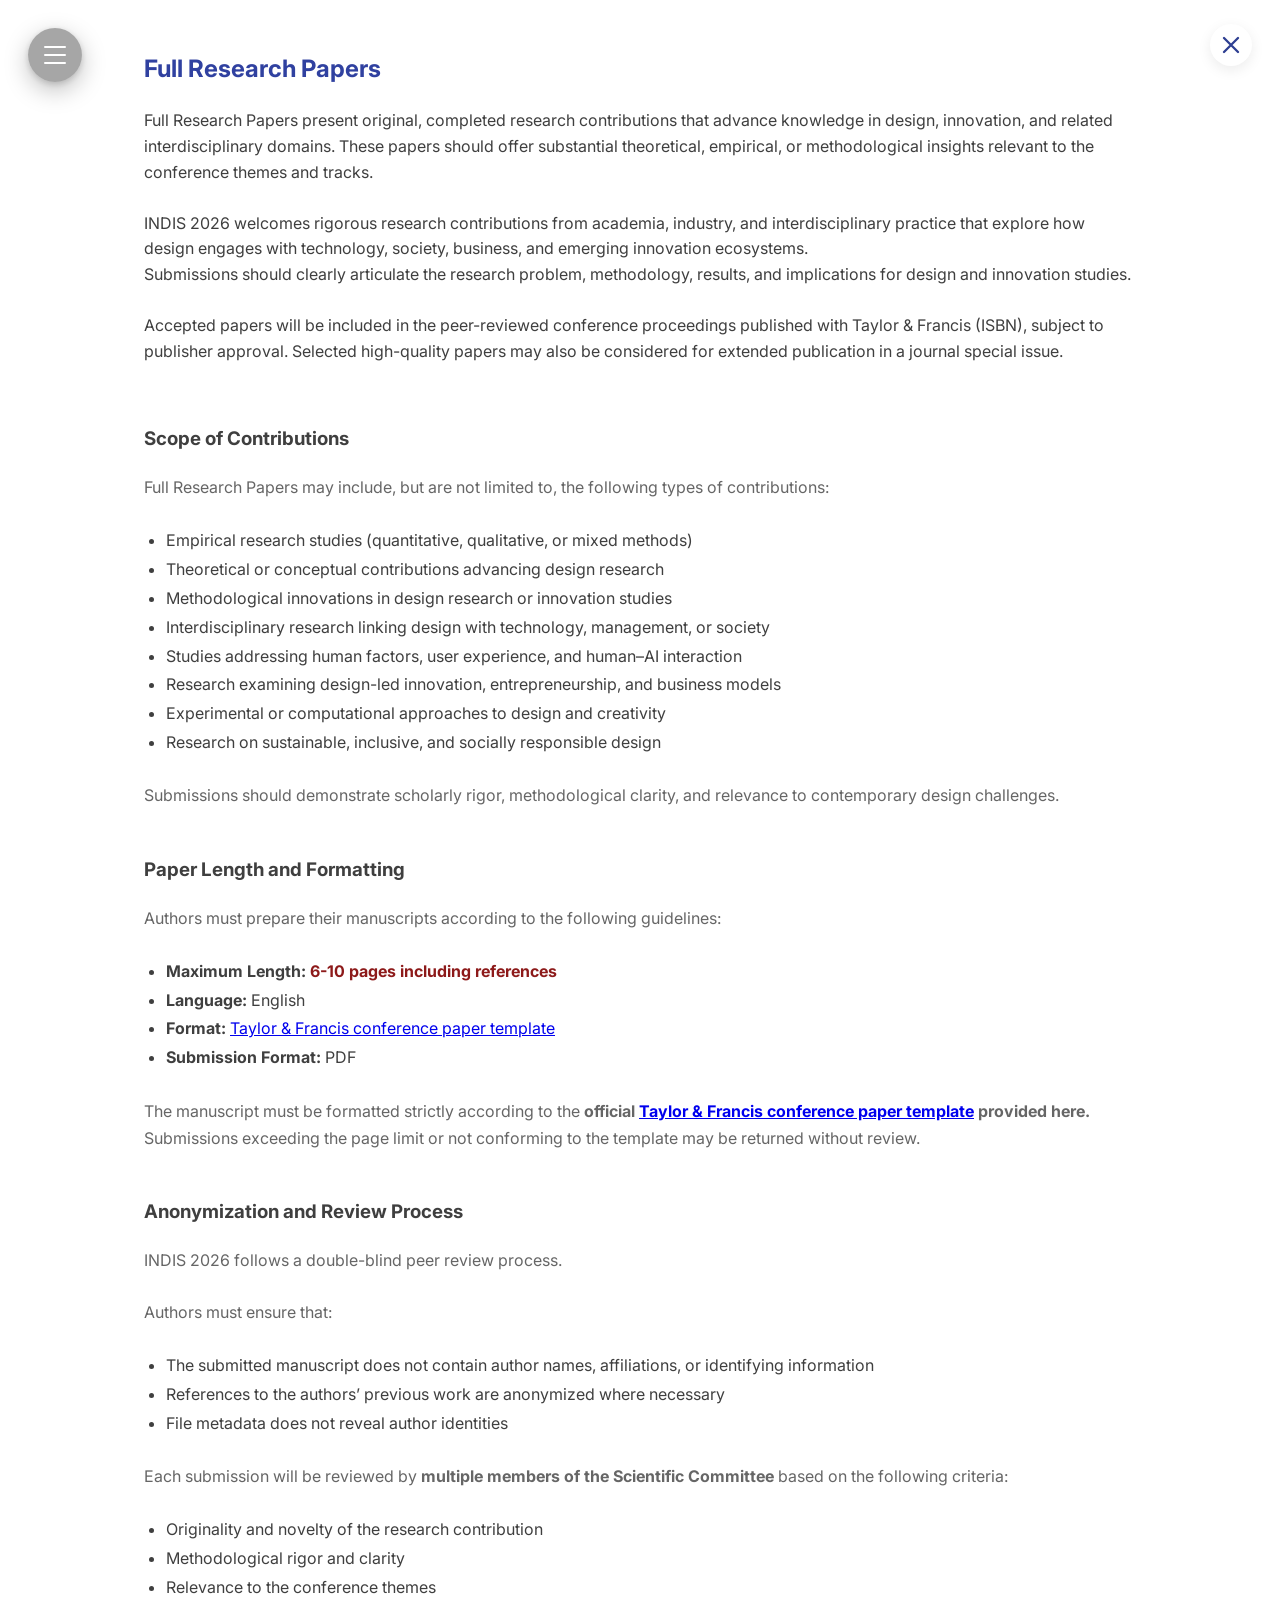
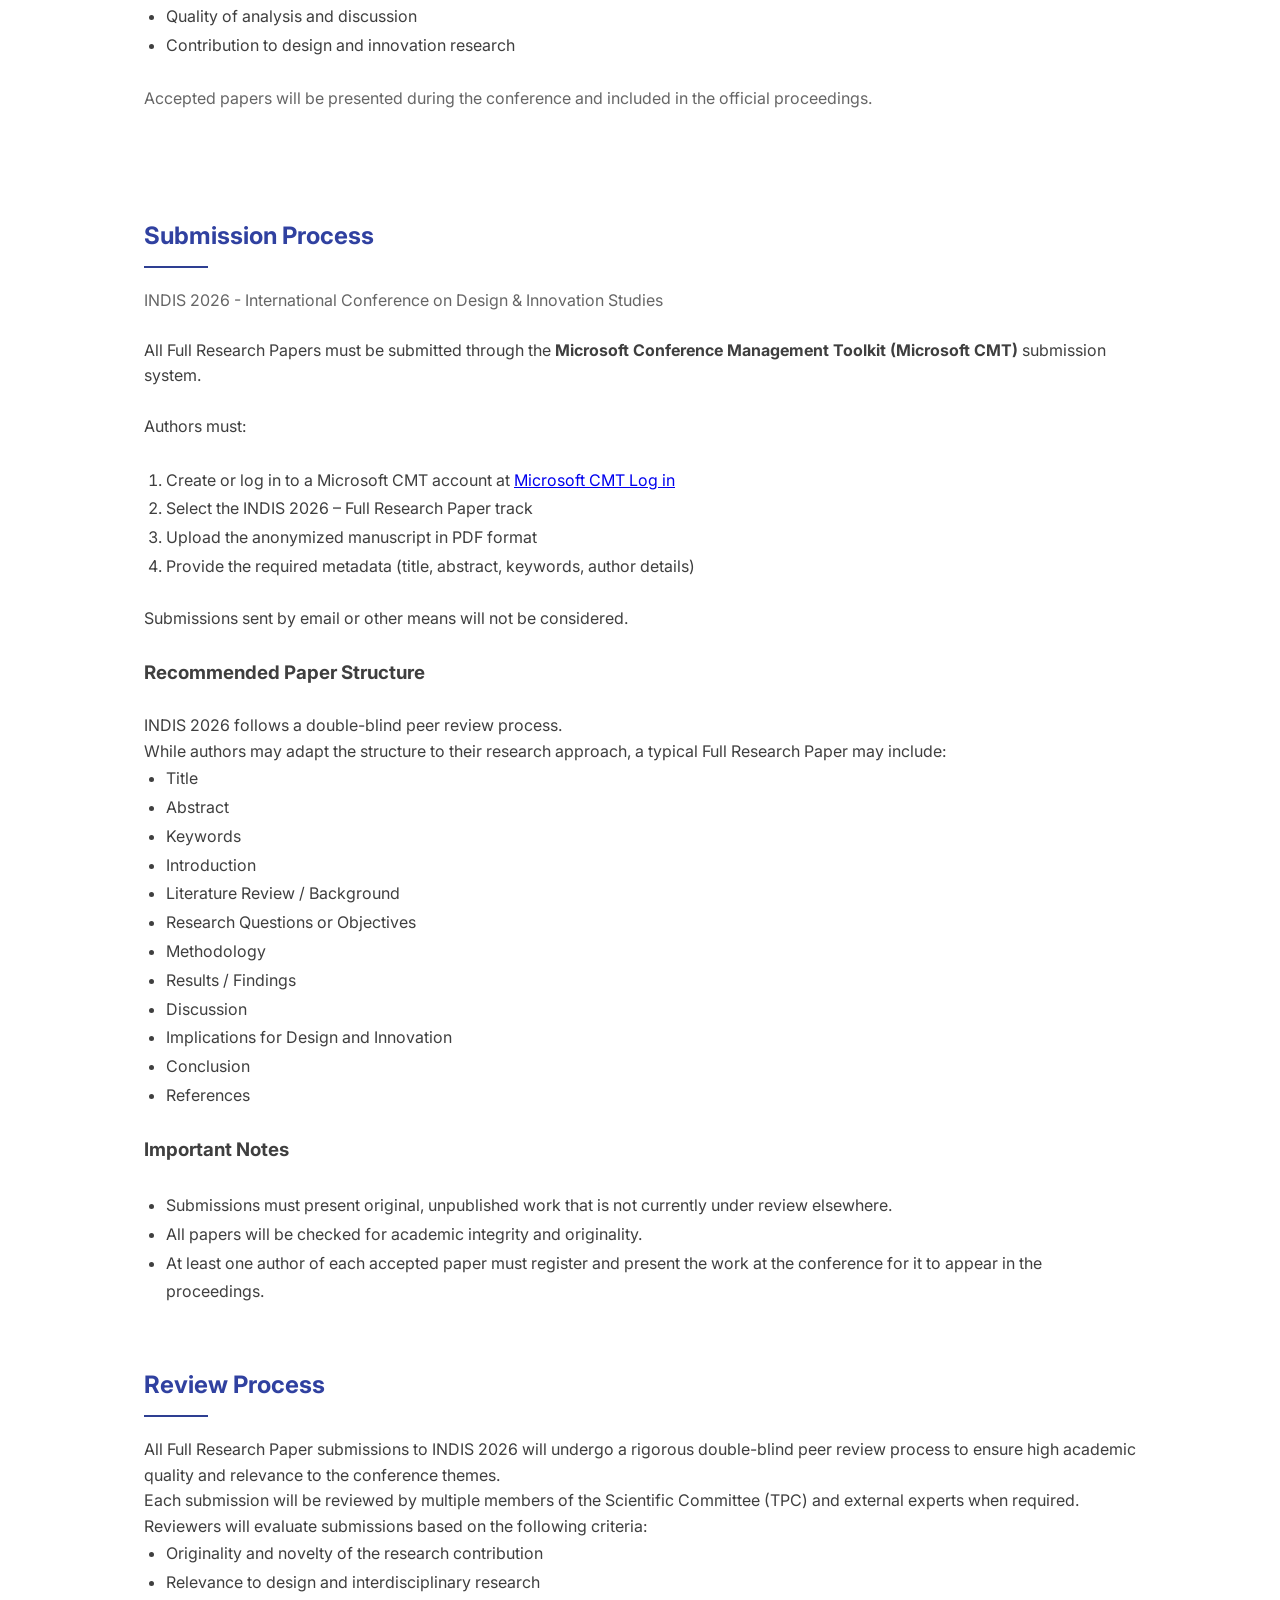
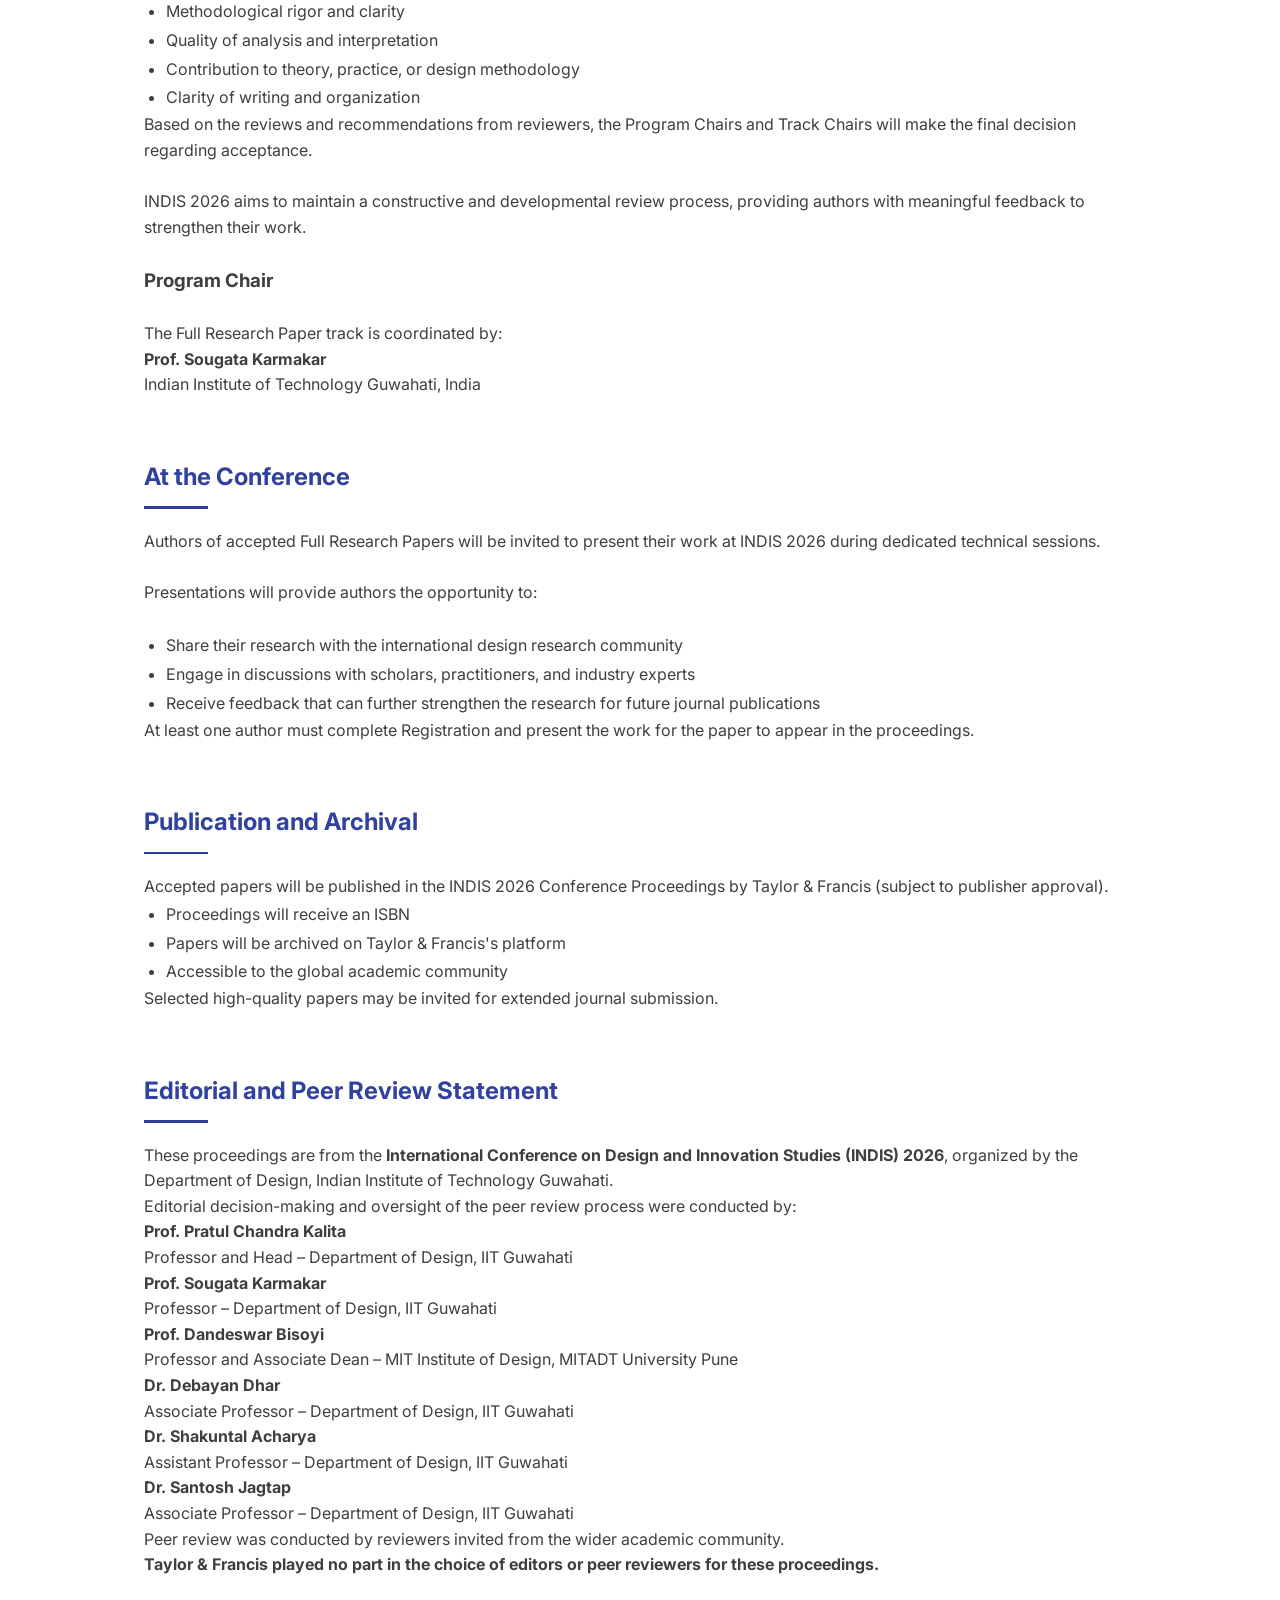
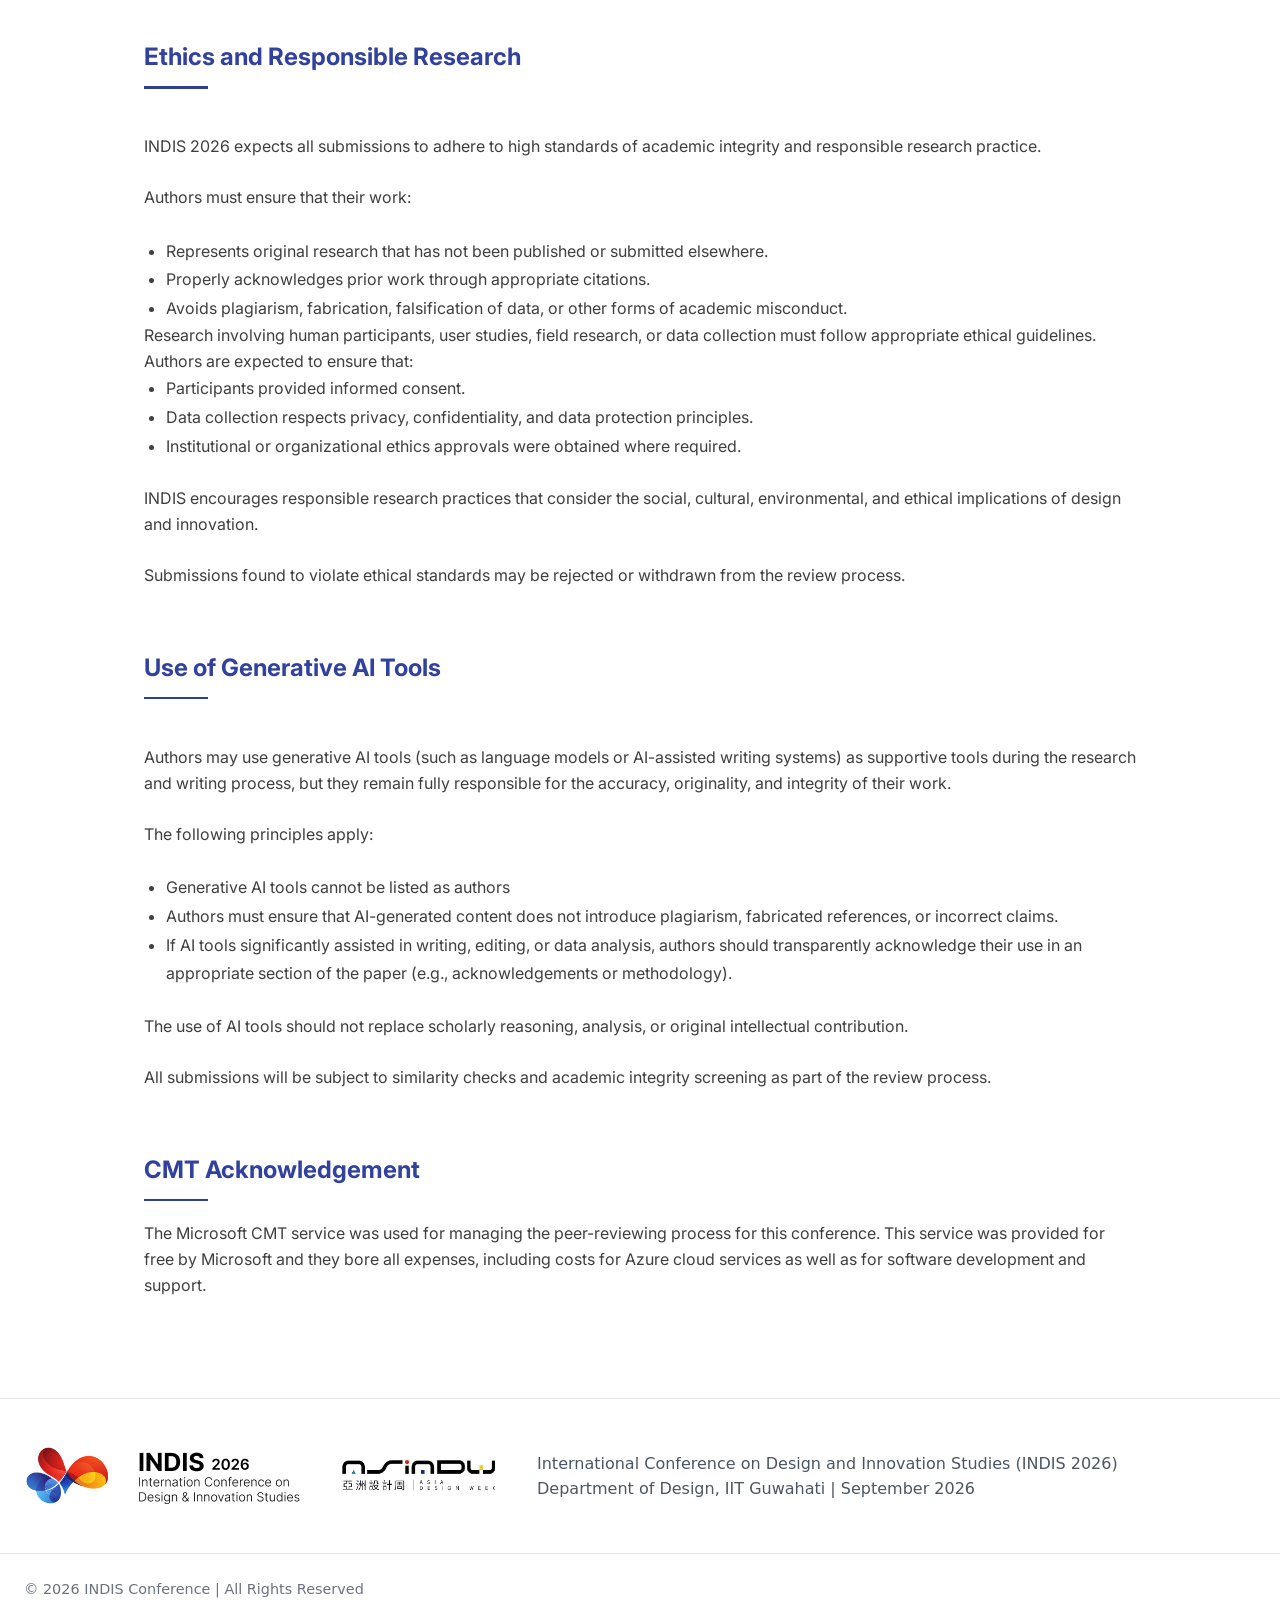
<file: paper_pages/research_paper.html>
<!DOCTYPE html>
<html lang="en">

<head>
    <meta charset="UTF-8">
    <meta name="viewport" content="width=device-width, initial-scale=1.0">

    <title>INDIS 2026 - International Conference on Design & Innovation Studies</title>

    <link rel="icon" type="image/png" href="images/indis_logo.png" />

    <link rel="stylesheet" href="../css/style.css" />
    <link rel="stylesheet" href="../css/paper.css" />

    <link
        href="https://fonts.googleapis.com/css2?family=Archivo:wght@400;700&family=Inter:wght@300;400;500;600;700&display=swap"
        rel="stylesheet" />

</head>


<body>


    <!-- SIDE MENU -->
    <nav id="sideMenu" class="side-menu">

        <button class="menu-close" onclick="toggleMenu()">
            <svg width="24" height="24" viewBox="0 0 24 24">
                <path d="M18 6L6 18M6 6L18 18" stroke="#3f3f3f" stroke-width="2" />
            </svg>
        </button>

        <div class="menu-links">
            <a href="../index.html#" class="active">HOME</a>
            <a href="../index.html#overview">Overview</a>
            <a href="../index.html#call-for-papers">Call For Papers</a>
            <a href="../index.html#paper-submission-categories">Types of Submission</a>
            <a href="../index.html#important-dates">Important Dates</a>
            <a href="../index.html#paper-submission">Paper Submission</a>
            <a href="../index.html#registration">Registration</a>
            <a href="../guidelines/author.html">Author and Reviewer Guidelines</a>
            <a href="../guidelines/publication.html">Publication Ethics and Malpractice Statement</a>
            <a href="../index.html#adw">Asian Vanguard Art & Design Award 2026</a>
            <a href="../index.html#organisation">Organisation</a>
            <div class="menu-divider"></div>
            <a href="../index.html#contact">Contact</a>
        </div>

    </nav>


    <!-- HAMBURGER -->
    <div class="hamburger-menu" onclick="toggleMenu()">
        <span></span>
        <span></span>
        <span></span>
    </div>


    <!-- HEADER -->
    <section class="page-header-bg">

        <div class="container">

            <a href="../index.html#paper-submission-categories" class="page-close-btn" title="Back to Home">
                <svg width="28" height="28" viewBox="0 0 24 24">
                    <path d="M18 6L6 18M6 6L18 18" stroke="#2e3f92" stroke-width="2" stroke-linecap="round" />
                </svg>
            </a>

            <h1 class="page-title">
                Full Research Papers
            </h1>

            <p class="page-subtitle">
                Full Research Papers present original, completed research contributions that advance knowledge in
                design, innovation, and related interdisciplinary domains. These papers should offer substantial
                theoretical, empirical, or methodological insights relevant to the conference themes and tracks.
                <br /> <br />

                INDIS 2026 welcomes rigorous research contributions from academia, industry, and interdisciplinary
                practice that explore how design engages with technology, society, business, and emerging innovation
                ecosystems.
                <br />

                Submissions should clearly articulate the research problem, methodology, results, and implications for
                design and innovation studies.
                <br /> <br />

                Accepted papers will be included in the peer-reviewed conference proceedings published with Taylor &
                Francis
                (ISBN), subject to publisher approval. Selected high-quality papers may also be considered for extended
                publication in a journal special issue.
            </p>

        </div>

    </section>



    <!-- MAIN CONTENT -->
    <main>

        <div class="container paper">


            <section class="paper-categories-section">

                <h3 class="section-heading">Scope of Contributions</h3>

                <p>Full Research Papers may include, but are not limited to, the following types of contributions:</p>

                <ul class="simple-list">

                    <li>Empirical research studies (quantitative, qualitative, or mixed methods)</li>
                    <li>Theoretical or conceptual contributions advancing design research</li>
                    <li>Methodological innovations in design research or innovation studies</li>
                    <li>Interdisciplinary research linking design with technology, management, or society</li>
                    <li>Studies addressing human factors, user experience, and human–AI interaction</li>
                    <li>Research examining design-led innovation, entrepreneurship, and business models</li>
                    <li>Experimental or computational approaches to design and creativity</li>
                    <li>Research on sustainable, inclusive, and socially responsible design</li>

                </ul>
                <br />
                <p>
                    Submissions should demonstrate scholarly rigor, methodological clarity, and relevance to
                    contemporary design challenges.
                </p>



                <h3 class="section-heading">Paper Length and Formatting</h3>
                <p>Authors must prepare their manuscripts according to the following guidelines:</p>

                <ul class="simple-list">

                    <li><strong>Maximum Length:</strong> <strong style="color:#8D1A1A;">6-10 pages including
                            references</strong></li>
                    <li><strong>Language:</strong> English</li>
                    <li><strong>Format:</strong> <a href="../Paper_Template.docx"> Taylor & Francis conference paper
                            template</a></li>
                    <li><strong>Submission Format:</strong> PDF</li>

                </ul>
                <br />

                <p style="margin-bottom: 0px;">
                    The manuscript must be formatted strictly according to the <strong> official <a
                            href="../Paper_Template.docx"> Taylor & Francis conference paper template</a>
                        provided here.</strong>
                </p>
                <!-- <br /> -->
                <p>
                    Submissions exceeding the page limit or not conforming to the template may be returned without
                    review.
                </p>



                <h3 class="section-heading">Anonymization and Review Process</h3>

                <p>INDIS 2026 follows a double-blind peer review process.</p>
                <p>Authors must ensure that:</p>

                <ul class="simple-list">

                    <li>The submitted manuscript does not contain author names, affiliations, or identifying
                        information</li>
                    <li>References to the authors’ previous work are anonymized where necessary</li>
                    <li>File metadata does not reveal author identities</li>
                </ul>

                <br />

                <p>Each submission will be reviewed by <strong>multiple members of the Scientific Committee
                    </strong> based on the following criteria:</p>

                <ul class="simple-list">
                    <li>Originality and novelty of the research contribution</li>
                    <li>Methodological rigor and clarity</li>
                    <li>Relevance to the conference themes</li>
                    <li>Quality of analysis and discussion</li>
                    <li>Contribution to design and innovation research</li>
                </ul>

                <br />

                <p>Accepted papers will be presented during the conference and included in the official proceedings.</p>
            </section>



            <!-- SUBMISSION -->
            <section class="content-section">

                <h2 class="section-heading h2">Submission Process</h2>

                <p class="section-subtitle">
                    <span>INDIS 2026</span> - International Conference on Design & Innovation Studies
                </p>

                <p>
                    All Full Research Papers must be submitted through the <strong>Microsoft Conference Management
                        Toolkit
                        (Microsoft CMT)</strong> submission system.
                </p>
                <br />
                <p>Authors must:</p>
                <br />

                <ol class="numbered-list">

                    <li>Create or log in to a Microsoft CMT account at <a
                            href="https://cmt3.research.microsoft.com/INDIS2026" target="_blank"> Microsoft CMT Log
                            in</a></li>
                    <li>Select the INDIS 2026 – Full Research Paper track</li>
                    <li>Upload the anonymized manuscript in PDF format</li>
                    <li>Provide the required metadata (title, abstract, keywords, author details)</li>

                </ol>
                <br />

                <p>Submissions sent by email or other means will not be considered.</p>

                <br />

                <h3>Recommended Paper Structure</h3>
                <br />

                <p>INDIS 2026 follows a double-blind peer review process.</p>

                <p>While authors may adapt the structure to their research approach, a typical Full Research Paper may
                    include:</p>

                <ul class="simple-list">

                    <li>Title </li>
                    <li> Abstract </li>
                    <li>Keywords </li>
                    <li>Introduction </li>
                    <li>Literature Review / Background </li>
                    <li>Research Questions or Objectives </li>
                    <li>Methodology </li>
                    <li>Results / Findings </li>
                    <li>Discussion </li>
                    <li>Implications for Design and Innovation </li>
                    <li>Conclusion </li>
                    <li>References </li>
                </ul>

                <br />

                <h3>Important Notes</h3>
                <br />

                <ul class="simple-list">

                    <li>Submissions must present original, unpublished work that is not currently under review
                        elsewhere.</li>
                    <li>All papers will be checked for academic integrity and originality.</li>
                    <li>At least one author of each accepted paper must register and present the work at the conference
                        for it to appear in the proceedings.</li>
                </ul>

            </section>



            <section class="content-section">

                <h2 class="section-heading h2">Review Process</h2>

                <p>
                    All Full Research Paper submissions to INDIS 2026 will undergo a rigorous double-blind peer review
                    process to ensure high academic quality and relevance to the conference themes.
                </p>

                <p>Each submission will be reviewed by multiple members of the Scientific Committee (TPC) and
                    external experts when required. Reviewers will evaluate submissions based on the following criteria:
                </p>

                <ul class="simple-list">

                    <li>Originality and novelty of the research contribution</li>
                    <li>Relevance to design and interdisciplinary research</li>
                    <li>Methodological rigor and clarity</li>
                    <li>Quality of analysis and interpretation</li>
                    <li>Contribution to theory, practice, or design methodology</li>
                    <li>Clarity of writing and organization</li>

                </ul>

                <p>
                    Based on the reviews and recommendations from reviewers, the Program Chairs and Track Chairs will
                    make the final decision regarding acceptance. </p>

                <br />
                <p>INDIS 2026 aims to maintain a constructive and developmental review process, providing authors with
                    meaningful feedback to strengthen their work.</p>

                <br />

                <h3>Program Chair</h3>
                <br />

                <p>
                    The Full Research Paper track is coordinated by:
                </p>

                <p>
                    <strong>Prof. Sougata Karmakar</strong><br>
                    Indian Institute of Technology Guwahati, India
                </p>

            </section>



            <section class="content-section">

                <h2 class="section-heading h2">At the Conference</h2>

                <p>
                    Authors of accepted Full Research Papers will be invited to present their work at INDIS 2026 during
                    dedicated technical sessions.
                </p>

                <br />
                <p>Presentations will provide authors the opportunity to:</p>
                <br />

                <ul class="simple-list">

                    <li>Share their research with the international design research community</li>
                    <li>Engage in discussions with scholars, practitioners, and industry experts</li>
                    <li>Receive feedback that can further strengthen the research for future journal publications</li>

                </ul>

                <p>
                    At least one author must complete Registration and present the work for the paper to appear in the
                    proceedings.
                </p>

            </section>



            <section class="content-section">

                <h2 class="section-heading h2">Publication and Archival</h2>

                <p>
                    Accepted papers will be published in the INDIS 2026 Conference Proceedings by Taylor & Francis
                    (subject to
                    publisher approval).
                </p>

                <ul class="simple-list">

                    <li>Proceedings will receive an ISBN</li>
                    <li>Papers will be archived on Taylor & Francis's platform</li>
                    <li>Accessible to the global academic community</li>

                </ul>

                <p>
                    Selected high-quality papers may be invited for extended journal submission.
                </p>

            </section>

            <section class="content-section">

                <h2 class="section-heading h2">Editorial and Peer Review Statement</h2>

                <p>
                    These proceedings are from the <strong>International Conference on Design and Innovation Studies
                        (INDIS) 2026</strong>,
                    organized by the Department of Design, Indian Institute of Technology Guwahati.
                </p>

                <p>
                    Editorial decision-making and oversight of the peer review process were conducted by:
                </p>

                <p>
                    <strong>Prof. Pratul Chandra Kalita</strong><br>
                    Professor and Head – Department of Design, IIT Guwahati
                </p>

                <p>
                    <strong>Prof. Sougata Karmakar</strong><br>
                    Professor – Department of Design, IIT Guwahati
                </p>

                <p>
                    <strong>Prof. Dandeswar Bisoyi</strong><br>
                    Professor and Associate Dean – MIT Institute of Design, MITADT University Pune
                </p>

                <p>
                    <strong>Dr. Debayan Dhar</strong><br>
                    Associate Professor – Department of Design, IIT Guwahati
                </p>

                <p>
                    <strong>Dr. Shakuntal Acharya</strong><br>
                    Assistant Professor – Department of Design, IIT Guwahati
                </p>

                <p>
                    <strong>Dr. Santosh Jagtap</strong><br>
                    Associate Professor – Department of Design, IIT Guwahati
                </p>

                <p>
                    Peer review was conducted by reviewers invited from the wider academic community.
                </p>

                <p>
                    <strong>Taylor & Francis played no part in the choice of editors or peer reviewers for these
                        proceedings.</strong>
                </p>

            </section>



            <section class="content-section">

                <h2 class="section-heading h2">Ethics and Responsible Research</h2>

                <br />
                <p>INDIS 2026 expects all submissions to adhere to high standards of academic integrity and responsible
                    research practice.</p>
                <br />
                <p>Authors must ensure that their work:</p>
                <br />
                <ul class="simple-list">

                    <li>Represents original research that has not been published or submitted elsewhere.</li>
                    <li>Properly acknowledges prior work through appropriate citations.</li>
                    <li>Avoids plagiarism, fabrication, falsification of data, or other forms of academic misconduct.
                    </li>

                </ul>

                <p>
                    Research involving human participants, user studies, field research, or data collection must follow
                    appropriate ethical guidelines. Authors are expected to ensure that:
                </p>

                <ul class="simple-list">
                    <li>Participants provided informed consent.</li>
                    <li>Data collection respects privacy, confidentiality, and data protection principles.</li>
                    <li>Institutional or organizational ethics approvals were obtained where required.</li>
                </ul>

                <br />
                <p>INDIS encourages responsible research practices that consider the social, cultural, environmental,
                    and ethical implications of design and innovation.</p>
                <br />
                <p>Submissions found to violate ethical standards may be rejected or withdrawn from the review process.
                </p>

            </section>



            <section class="content-section">

                <h2 class="section-heading h2">Use of Generative AI Tools</h2>
                <br />
                <p>Authors may use generative AI tools (such as language models or AI-assisted writing systems) as
                    supportive tools during the research and writing process, but they remain fully responsible for the
                    accuracy, originality, and integrity of their work.</p>
                <br />
                <p>The following principles apply:</p>
                <br />

                <ul class="simple-list">

                    <li>Generative AI tools cannot be listed as authors</li>
                    <li>Authors must ensure that AI-generated content does not introduce plagiarism, fabricated
                        references, or incorrect claims.</li>
                    <li>If AI tools significantly assisted in writing, editing, or data analysis, authors should
                        transparently acknowledge their use in an appropriate section of the paper (e.g.,
                        acknowledgements or methodology).</li>

                </ul>

                <br />
                <p>The use of AI tools should not replace scholarly reasoning, analysis, or original intellectual
                    contribution.</p>
                <br />
                <p>All submissions will be subject to similarity checks and academic integrity screening as part of the
                    review process.</p>

            </section>



            <section class="content-section">
                <h2 class="section-heading h2">CMT Acknowledgement</h2>
                <p>The Microsoft CMT service was used for managing the peer-reviewing process for this conference. This
                    service was provided for free by Microsoft and they bore all expenses, including costs for Azure
                    cloud services as well as for software development and support.
                </p>
            </section>


        </div>

    </main>

    <footer class="footer page">
        <div class="footer-top">
            <div class="footer-top-grid">
                <div class="footer-logos">
                    <img src="../images/indis_logo.png" alt="Conference Logo" />
                    <img src="../images/Indis.png" alt="INDIS 2026" />
                    <img src="../images/icons/asiandw_logo.webp" alt="INDIS 2026" />
                </div>
                <div class="footer-description">
                    <p>
                        International Conference on Design and Innovation Studies (INDIS
                        2026) Department of Design, IIT Guwahati | September 2026
                    </p>
                </div>
            </div>
        </div>

        <div class="footer-bottom">
            <span>© 2026 INDIS Conference | All Rights Reserved</span>

            <div class="footer-socials">
                <i class="fab fa-facebook-f"></i>
                <i class="fab fa-twitter"></i>
                <i class="fab fa-instagram"></i>
                <i class="fab fa-linkedin-in"></i>
                <i class="fab fa-youtube"></i>
            </div>
        </div>
    </footer>


    <script src="../js/main.js"></script>

</body>

</html>
</file>
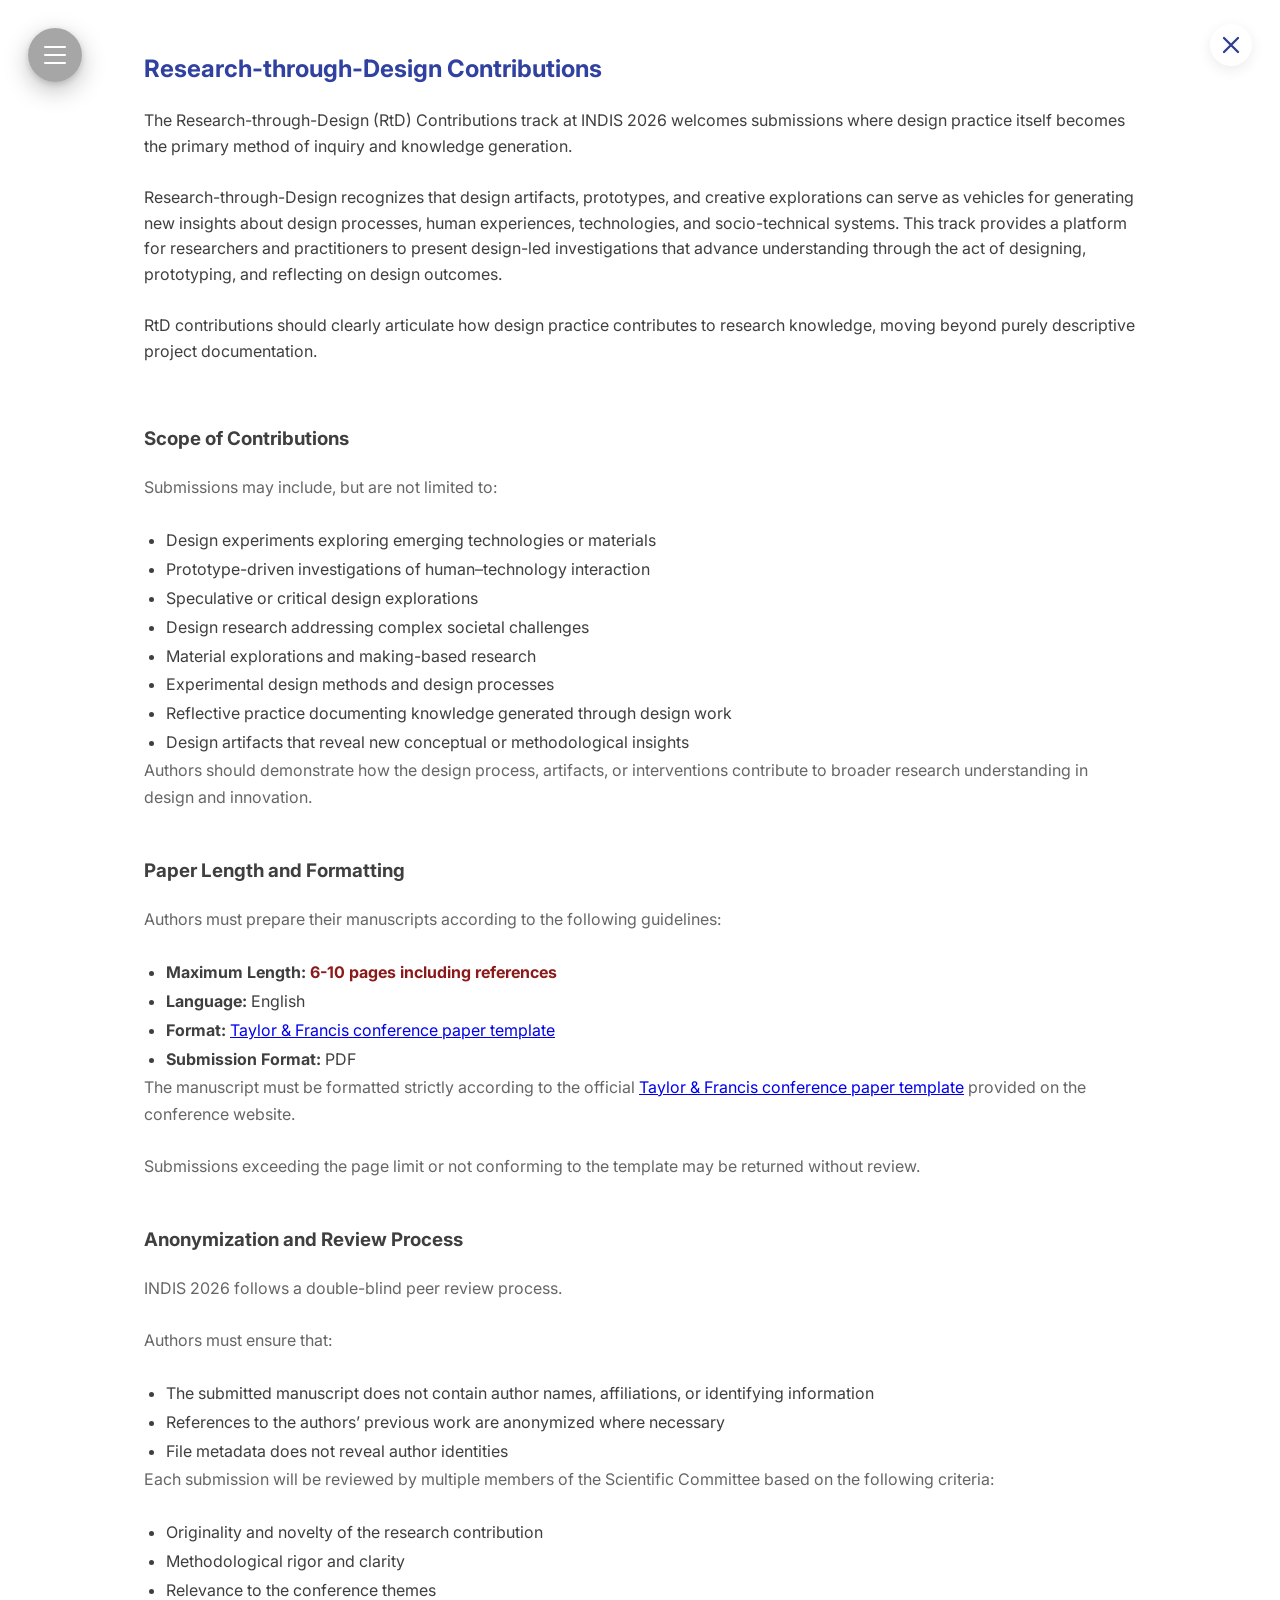
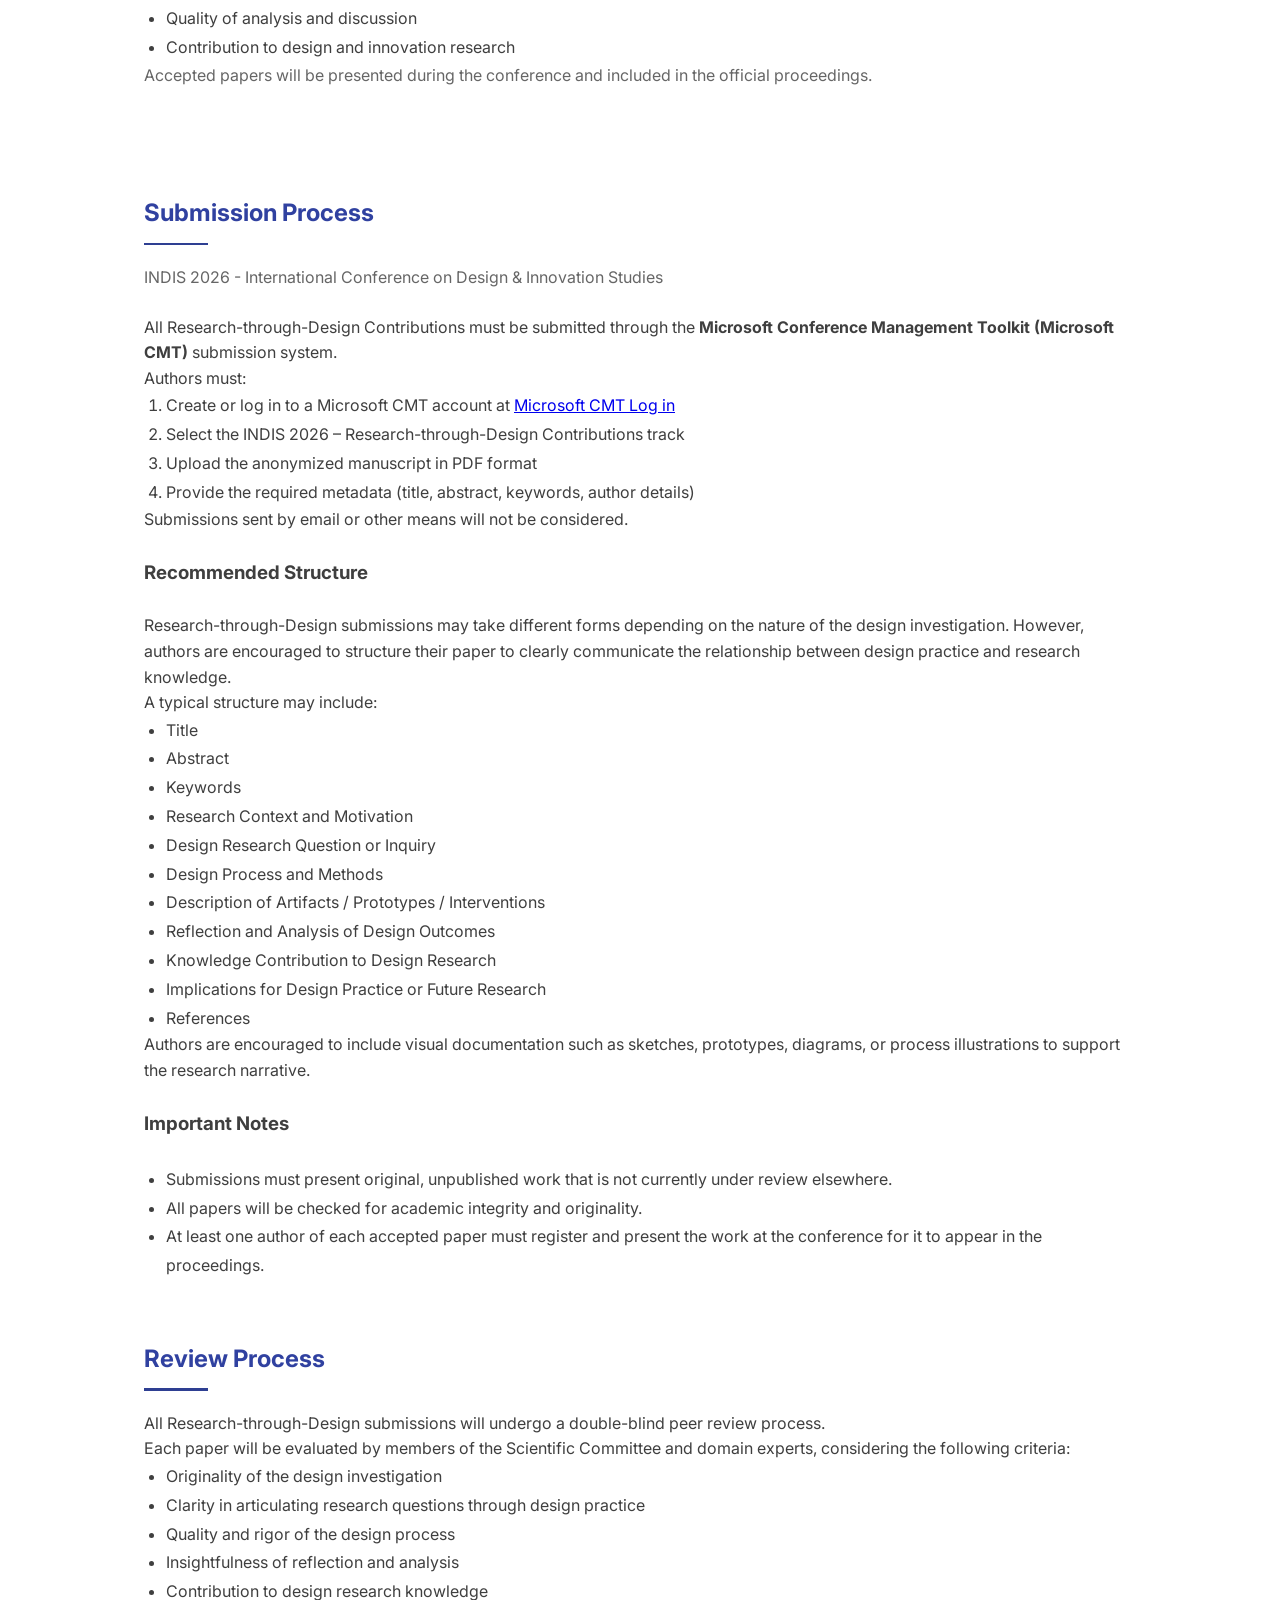
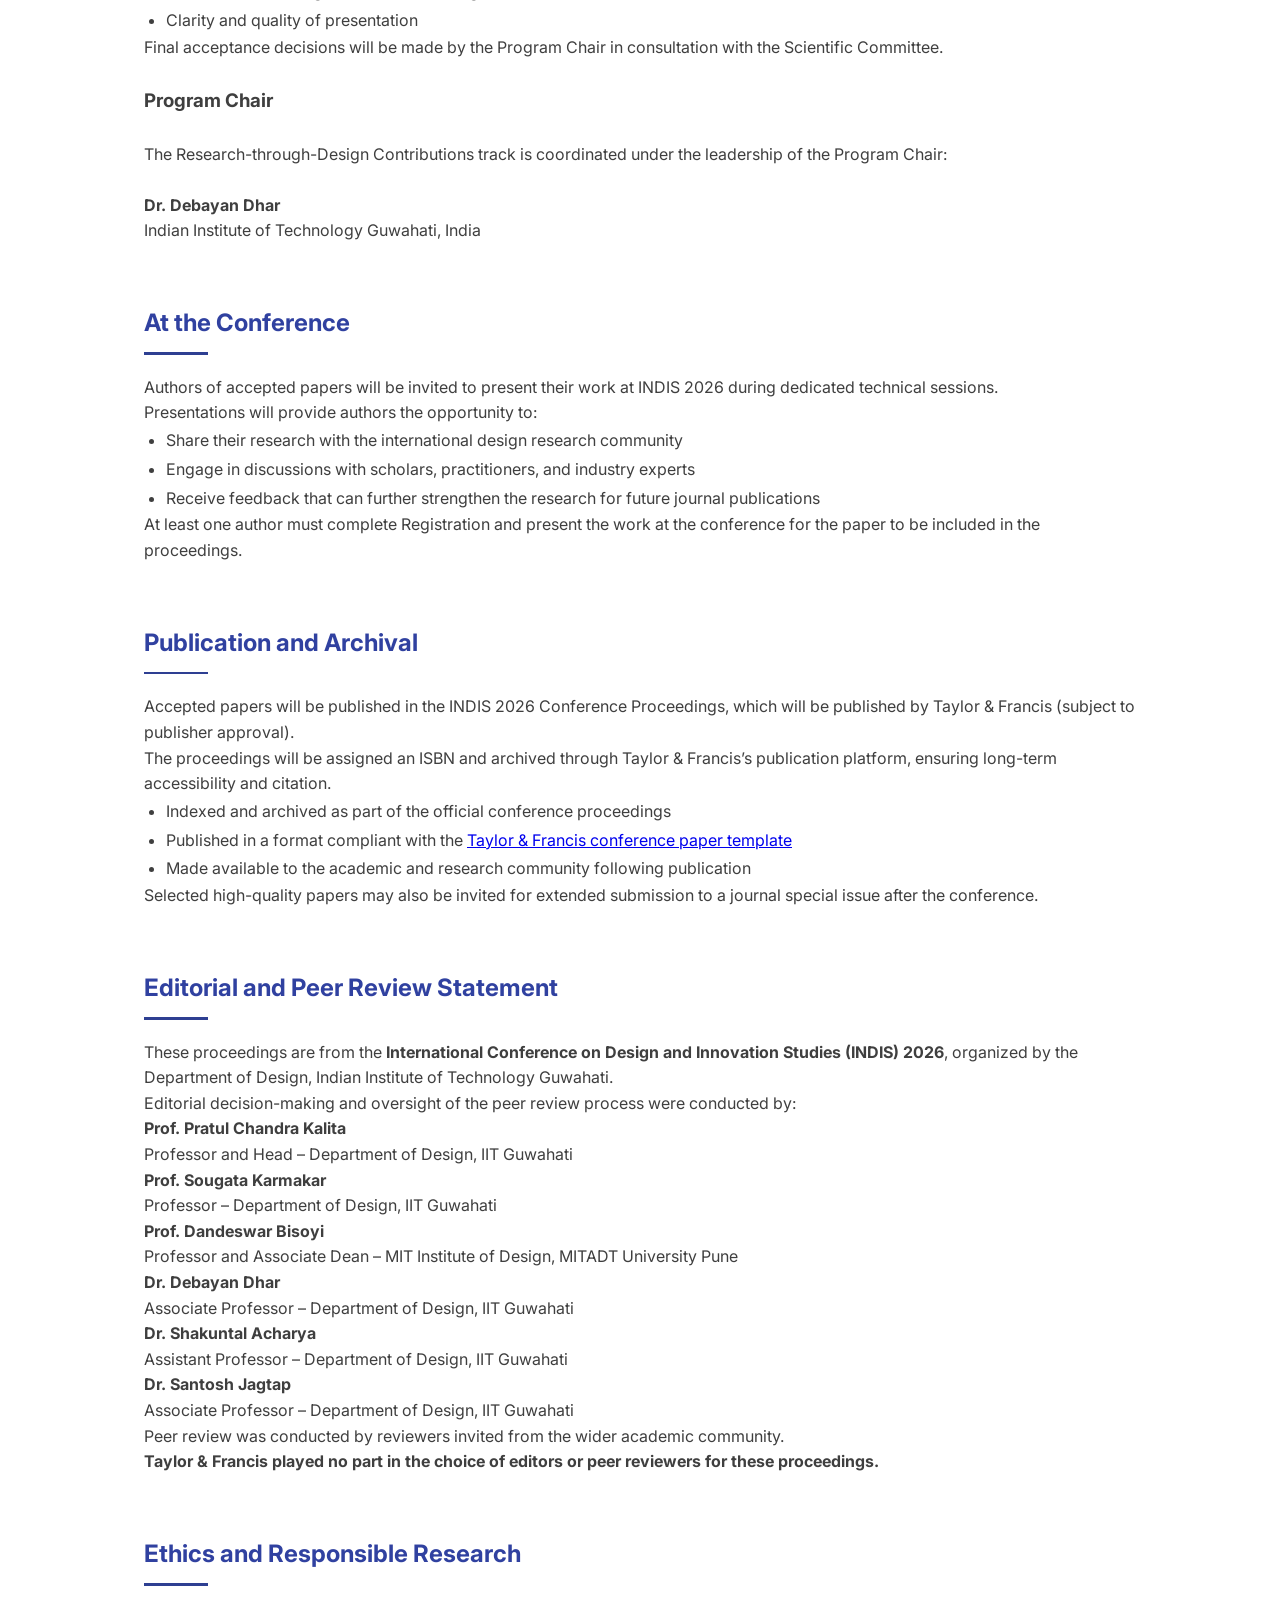
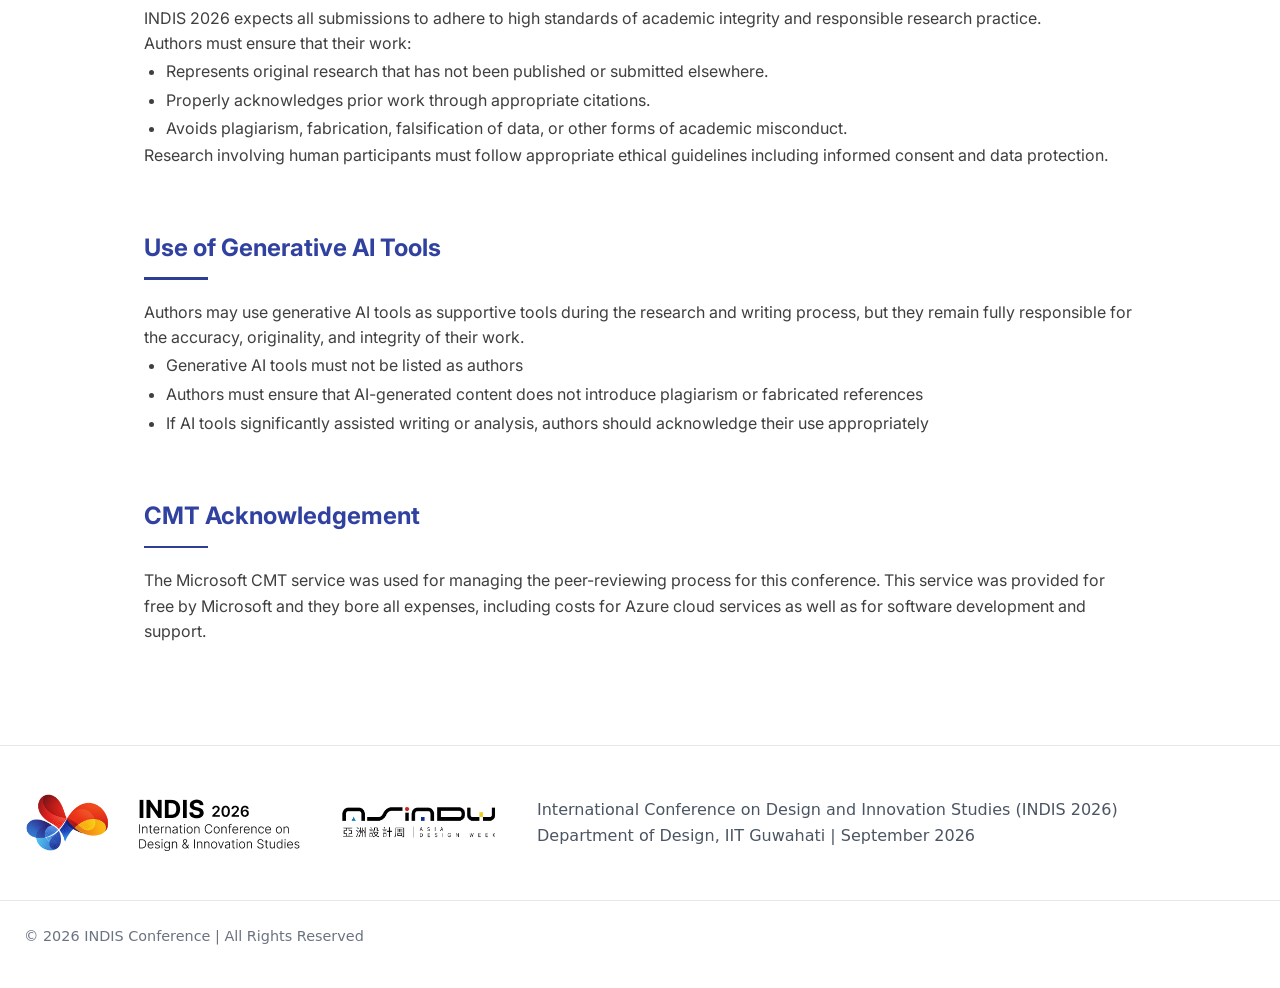
<file: paper_pages/research_through_design.html>
<!DOCTYPE html>
<html lang="en">

<head>
    <meta charset="UTF-8">
    <meta name="viewport" content="width=device-width, initial-scale=1.0">

    <title>INDIS 2026 - Research-through-Design Contributions</title>

    <link rel="icon" type="image/png" href="../images/indis_logo.png" />

    <link rel="stylesheet" href="../css/style.css" />
    <link rel="stylesheet" href="../css/paper.css" />

    <link
        href="https://fonts.googleapis.com/css2?family=Archivo:wght@400;700&family=Inter:wght@300;400;500;600;700&display=swap"
        rel="stylesheet" />

</head>


<body>


    <!-- SIDE MENU -->
    <nav id="sideMenu" class="side-menu">

        <button class="menu-close" onclick="toggleMenu()">
            <svg width="24" height="24" viewBox="0 0 24 24">
                <path d="M18 6L6 18M6 6L18 18" stroke="#3f3f3f" stroke-width="2" />
            </svg>
        </button>

        <div class="menu-links">
            <a href="../index.html#" class="active">HOME</a>
            <a href="../index.html#overview">Overview</a>
            <a href="../index.html#call-for-papers">Call For Papers</a>
            <a href="../index.html#paper-submission-categories">Types of Submission</a>
            <a href="../index.html#important-dates">Important Dates</a>
            <a href="../index.html#paper-submission">Paper Submission</a>
            <a href="../index.html#registration">Registration</a>
            <a href="../guidelines/author.html">Author and Reviewer Guidelines</a>
            <a href="../guidelines/publication.html">Publication Ethics and Malpractice Statement</a>
            <a href="../index.html#adw">Asian Vanguard Art & Design Award 2026</a>
            <a href="../index.html#organisation">Organisation</a>
            <div class="menu-divider"></div>
            <a href="../index.html#contact">Contact</a>
        </div>

    </nav>



    <!-- HAMBURGER -->
    <div class="hamburger-menu" onclick="toggleMenu()">
        <span></span>
        <span></span>
        <span></span>
    </div>



    <!-- HEADER -->
    <section class="page-header-bg">

        <div class="container">

            <a href="../index.html#paper-submission-categories" class="page-close-btn" title="Back to Home">
                <svg width="28" height="28" viewBox="0 0 24 24">
                    <path d="M18 6L6 18M6 6L18 18" stroke="#2e3f92" stroke-width="2" stroke-linecap="round" />
                </svg>
            </a>

            <h1 class="page-title">
                Research-through-Design Contributions
            </h1>

            <p class="page-subtitle">
                The Research-through-Design (RtD) Contributions track at INDIS 2026 welcomes submissions where design
                practice itself becomes the primary method of inquiry and knowledge generation.
                <br /><br />

                Research-through-Design recognizes that design artifacts, prototypes, and creative explorations can
                serve as vehicles for generating new insights about design processes, human experiences, technologies,
                and socio-technical systems. This track provides a platform for researchers and practitioners to
                present design-led investigations that advance understanding through the act of designing,
                prototyping, and reflecting on design outcomes.
                <br /><br />

                RtD contributions should clearly articulate how design practice contributes to research knowledge,
                moving beyond purely descriptive project documentation.
            </p>

        </div>

    </section>



    <!-- MAIN CONTENT -->
    <main>

        <div class="container paper">


            <section class="paper-categories-section">

                <h3 class="section-heading">Scope of Contributions</h3>

                <p>Submissions may include, but are not limited to:</p>

                <ul class="simple-list">

                    <li>Design experiments exploring emerging technologies or materials</li>
                    <li>Prototype-driven investigations of human–technology interaction</li>
                    <li>Speculative or critical design explorations</li>
                    <li>Design research addressing complex societal challenges</li>
                    <li>Material explorations and making-based research</li>
                    <li>Experimental design methods and design processes</li>
                    <li>Reflective practice documenting knowledge generated through design work</li>
                    <li>Design artifacts that reveal new conceptual or methodological insights</li>

                </ul>

                <p>
                    Authors should demonstrate how the design process, artifacts, or interventions contribute to
                    broader research understanding in design and innovation.
                </p>



                <h3 class="section-heading">Paper Length and Formatting</h3>

                <p>Authors must prepare their manuscripts according to the following guidelines:</p>

                <ul class="simple-list">

                    <li><strong>Maximum Length:</strong> <strong style="color:#8D1A1A;">6-10 pages including
                            references</strong></li>
                    <li><strong>Language:</strong> English</li>
                    <li><strong>Format:</strong> <a href="../Paper_Template.docx"> Taylor & Francis conference paper
                            template</a></li>
                    <li><strong>Submission Format:</strong> PDF</li>

                </ul>

                <p>
                    The manuscript must be formatted strictly according to the official <a
                        href="../Paper_Template.docx"> Taylor & Francis conference paper template</a> provided on
                    the conference website.
                </p>

                <p>
                    Submissions exceeding the page limit or not conforming to the template may be returned without
                    review.
                </p>



                <h3 class="section-heading">Anonymization and Review Process</h3>

                <p>INDIS 2026 follows a double-blind peer review process.</p>

                <p>Authors must ensure that:</p>

                <ul class="simple-list">

                    <li>The submitted manuscript does not contain author names, affiliations, or identifying information
                    </li>
                    <li>References to the authors’ previous work are anonymized where necessary</li>
                    <li>File metadata does not reveal author identities</li>

                </ul>

                <p>
                    Each submission will be reviewed by multiple members of the Scientific Committee based on the
                    following criteria:
                </p>

                <ul class="simple-list">

                    <li>Originality and novelty of the research contribution</li>
                    <li>Methodological rigor and clarity</li>
                    <li>Relevance to the conference themes</li>
                    <li>Quality of analysis and discussion</li>
                    <li>Contribution to design and innovation research</li>

                </ul>

                <p>
                    Accepted papers will be presented during the conference and included in the official proceedings.
                </p>

            </section>



            <section class="content-section">

                <h2 class="section-heading h2">Submission Process</h2>

                <p class="section-subtitle">
                    <span>INDIS 2026</span> - International Conference on Design & Innovation Studies
                </p>

                <p>
                    All Research-through-Design Contributions must be submitted through the <strong>Microsoft Conference
                        Management Toolkit (Microsoft CMT)</strong> submission system.
                </p>

                <p>Authors must:</p>

                <ol class="numbered-list">

                    <li>Create or log in to a Microsoft CMT account at <a
                            href="https://cmt3.research.microsoft.com/INDIS2026" target="_blank"> Microsoft CMT Log
                            in</a></li>
                    <li>Select the INDIS 2026 – Research-through-Design Contributions track</li>
                    <li>Upload the anonymized manuscript in PDF format</li>
                    <li>Provide the required metadata (title, abstract, keywords, author details)</li>

                </ol>

                <p>Submissions sent by email or other means will not be considered.</p>


                <br />
                <h3>Recommended Structure</h3>
                <br />
                <p>
                    Research-through-Design submissions may take different forms depending on the nature of the design
                    investigation. However, authors are encouraged to structure their paper to clearly communicate the
                    relationship between design practice and research knowledge.
                </p>

                <p>A typical structure may include:</p>

                <ul class="simple-list">

                    <li>Title</li>
                    <li>Abstract</li>
                    <li>Keywords</li>
                    <li>Research Context and Motivation</li>
                    <li>Design Research Question or Inquiry</li>
                    <li>Design Process and Methods</li>
                    <li>Description of Artifacts / Prototypes / Interventions</li>
                    <li>Reflection and Analysis of Design Outcomes</li>
                    <li>Knowledge Contribution to Design Research</li>
                    <li>Implications for Design Practice or Future Research</li>
                    <li>References</li>

                </ul>

                <p>
                    Authors are encouraged to include visual documentation such as sketches, prototypes, diagrams, or
                    process illustrations to support the research narrative.
                </p>

                <br />

                <h3>Important Notes</h3>
                <br />
                <ul class="simple-list">

                    <li>Submissions must present original, unpublished work that is not currently under review
                        elsewhere.</li>
                    <li>All papers will be checked for academic integrity and originality.</li>
                    <li>At least one author of each accepted paper must register and present the work at the conference
                        for it to appear in the proceedings.</li>

                </ul>

            </section>



            <section class="content-section">

                <h2 class="section-heading h2">Review Process</h2>

                <p>
                    All Research-through-Design submissions will undergo a double-blind peer review process.
                </p>

                <p>
                    Each paper will be evaluated by members of the Scientific Committee and domain experts,
                    considering the following criteria:
                </p>

                <ul class="simple-list">

                    <li>Originality of the design investigation</li>
                    <li>Clarity in articulating research questions through design practice</li>
                    <li>Quality and rigor of the design process</li>
                    <li>Insightfulness of reflection and analysis</li>
                    <li>Contribution to design research knowledge</li>
                    <li>Clarity and quality of presentation</li>

                </ul>

                <p>
                    Final acceptance decisions will be made by the Program Chair in consultation with the Scientific
                    Committee.
                </p>
                <br />

                <h3>Program Chair</h3>
                <br />
                <p>
                    The Research-through-Design Contributions track is coordinated under the leadership of the Program
                    Chair:
                </p>
                <br />
                <p>
                    <strong>Dr. Debayan Dhar</strong><br>
                    Indian Institute of Technology Guwahati, India
                </p>

            </section>



            <section class="content-section">

                <h2 class="section-heading h2">At the Conference</h2>

                <p>
                    Authors of accepted papers will be invited to present their work at INDIS 2026 during dedicated
                    technical sessions.
                </p>

                <p>Presentations will provide authors the opportunity to:</p>

                <ul class="simple-list">

                    <li>Share their research with the international design research community</li>
                    <li>Engage in discussions with scholars, practitioners, and industry experts</li>
                    <li>Receive feedback that can further strengthen the research for future journal publications</li>

                </ul>

                <p>
                    At least one author must complete Registration and present the work at the conference for the paper
                    to be
                    included in the proceedings.
                </p>

            </section>



            <section class="content-section">

                <h2 class="section-heading h2">Publication and Archival</h2>

                <p>
                    Accepted papers will be published in the INDIS 2026 Conference Proceedings, which will be
                    published by Taylor & Francis (subject to publisher approval).
                </p>

                <p>
                    The proceedings will be assigned an ISBN and archived through Taylor & Francis’s publication
                    platform,
                    ensuring long-term accessibility and citation.
                </p>

                <ul class="simple-list">

                    <li>Indexed and archived as part of the official conference proceedings</li>
                    <li>Published in a format compliant with the <a href="../Springer-model-paper.docm"> Taylor &
                            Francis
                            conference paper template</a></li>
                    <li>Made available to the academic and research community following publication</li>

                </ul>

                <p>
                    Selected high-quality papers may also be invited for extended submission to a journal special
                    issue after the conference.
                </p>

            </section>

            <section class="content-section">

                <h2 class="section-heading h2">Editorial and Peer Review Statement</h2>

                <p>
                    These proceedings are from the <strong>International Conference on Design and Innovation Studies
                        (INDIS) 2026</strong>,
                    organized by the Department of Design, Indian Institute of Technology Guwahati.
                </p>

                <p>
                    Editorial decision-making and oversight of the peer review process were conducted by:
                </p>

                <p>
                    <strong>Prof. Pratul Chandra Kalita</strong><br>
                    Professor and Head – Department of Design, IIT Guwahati
                </p>

                <p>
                    <strong>Prof. Sougata Karmakar</strong><br>
                    Professor – Department of Design, IIT Guwahati
                </p>

                <p>
                    <strong>Prof. Dandeswar Bisoyi</strong><br>
                    Professor and Associate Dean – MIT Institute of Design, MITADT University Pune
                </p>

                <p>
                    <strong>Dr. Debayan Dhar</strong><br>
                    Associate Professor – Department of Design, IIT Guwahati
                </p>

                <p>
                    <strong>Dr. Shakuntal Acharya</strong><br>
                    Assistant Professor – Department of Design, IIT Guwahati
                </p>

                <p>
                    <strong>Dr. Santosh Jagtap</strong><br>
                    Associate Professor – Department of Design, IIT Guwahati
                </p>

                <p>
                    Peer review was conducted by reviewers invited from the wider academic community.
                </p>

                <p>
                    <strong>Taylor & Francis played no part in the choice of editors or peer reviewers for these
                        proceedings.</strong>
                </p>

            </section>



            <section class="content-section">

                <h2 class="section-heading h2">Ethics and Responsible Research</h2>

                <p>
                    INDIS 2026 expects all submissions to adhere to high standards of academic integrity and
                    responsible research practice.
                </p>

                <p>Authors must ensure that their work:</p>

                <ul class="simple-list">

                    <li>Represents original research that has not been published or submitted elsewhere.</li>
                    <li>Properly acknowledges prior work through appropriate citations.</li>
                    <li>Avoids plagiarism, fabrication, falsification of data, or other forms of academic misconduct.
                    </li>

                </ul>

                <p>
                    Research involving human participants must follow appropriate ethical guidelines including
                    informed consent and data protection.
                </p>

            </section>



            <section class="content-section">

                <h2 class="section-heading h2">Use of Generative AI Tools</h2>

                <p>
                    Authors may use generative AI tools as supportive tools during the research and writing process,
                    but they remain fully responsible for the accuracy, originality, and integrity of their work.
                </p>

                <ul class="simple-list">

                    <li>Generative AI tools must not be listed as authors</li>
                    <li>Authors must ensure that AI-generated content does not introduce plagiarism or fabricated
                        references</li>
                    <li>If AI tools significantly assisted writing or analysis, authors should acknowledge their use
                        appropriately</li>

                </ul>

            </section>



            <section class="content-section">
                <h2 class="section-heading h2">CMT Acknowledgement</h2>
                <p>The Microsoft CMT service was used for managing the peer-reviewing process for this conference. This
                    service was provided for free by Microsoft and they bore all expenses, including costs for Azure
                    cloud services as well as for software development and support.
                </p>
            </section>


        </div>

    </main>

    <footer class="footer page">
        <div class="footer-top">
            <div class="footer-top-grid">
                <div class="footer-logos">
                    <img src="../images/indis_logo.png" alt="Conference Logo" />
                    <img src="../images/Indis.png" alt="INDIS 2026" />
                    <img src="../images/icons/asiandw_logo.webp" alt="INDIS 2026" />
                </div>
                <div class="footer-description">
                    <p>
                        International Conference on Design and Innovation Studies (INDIS
                        2026) Department of Design, IIT Guwahati | September 2026
                    </p>
                </div>
            </div>
        </div>

        <div class="footer-bottom">
            <span>© 2026 INDIS Conference | All Rights Reserved</span>

            <div class="footer-socials">
                <i class="fab fa-facebook-f"></i>
                <i class="fab fa-twitter"></i>
                <i class="fab fa-instagram"></i>
                <i class="fab fa-linkedin-in"></i>
                <i class="fab fa-youtube"></i>
            </div>
        </div>
    </footer>

    <script src="../js/main.js"></script>

</body>

</html>
</file>
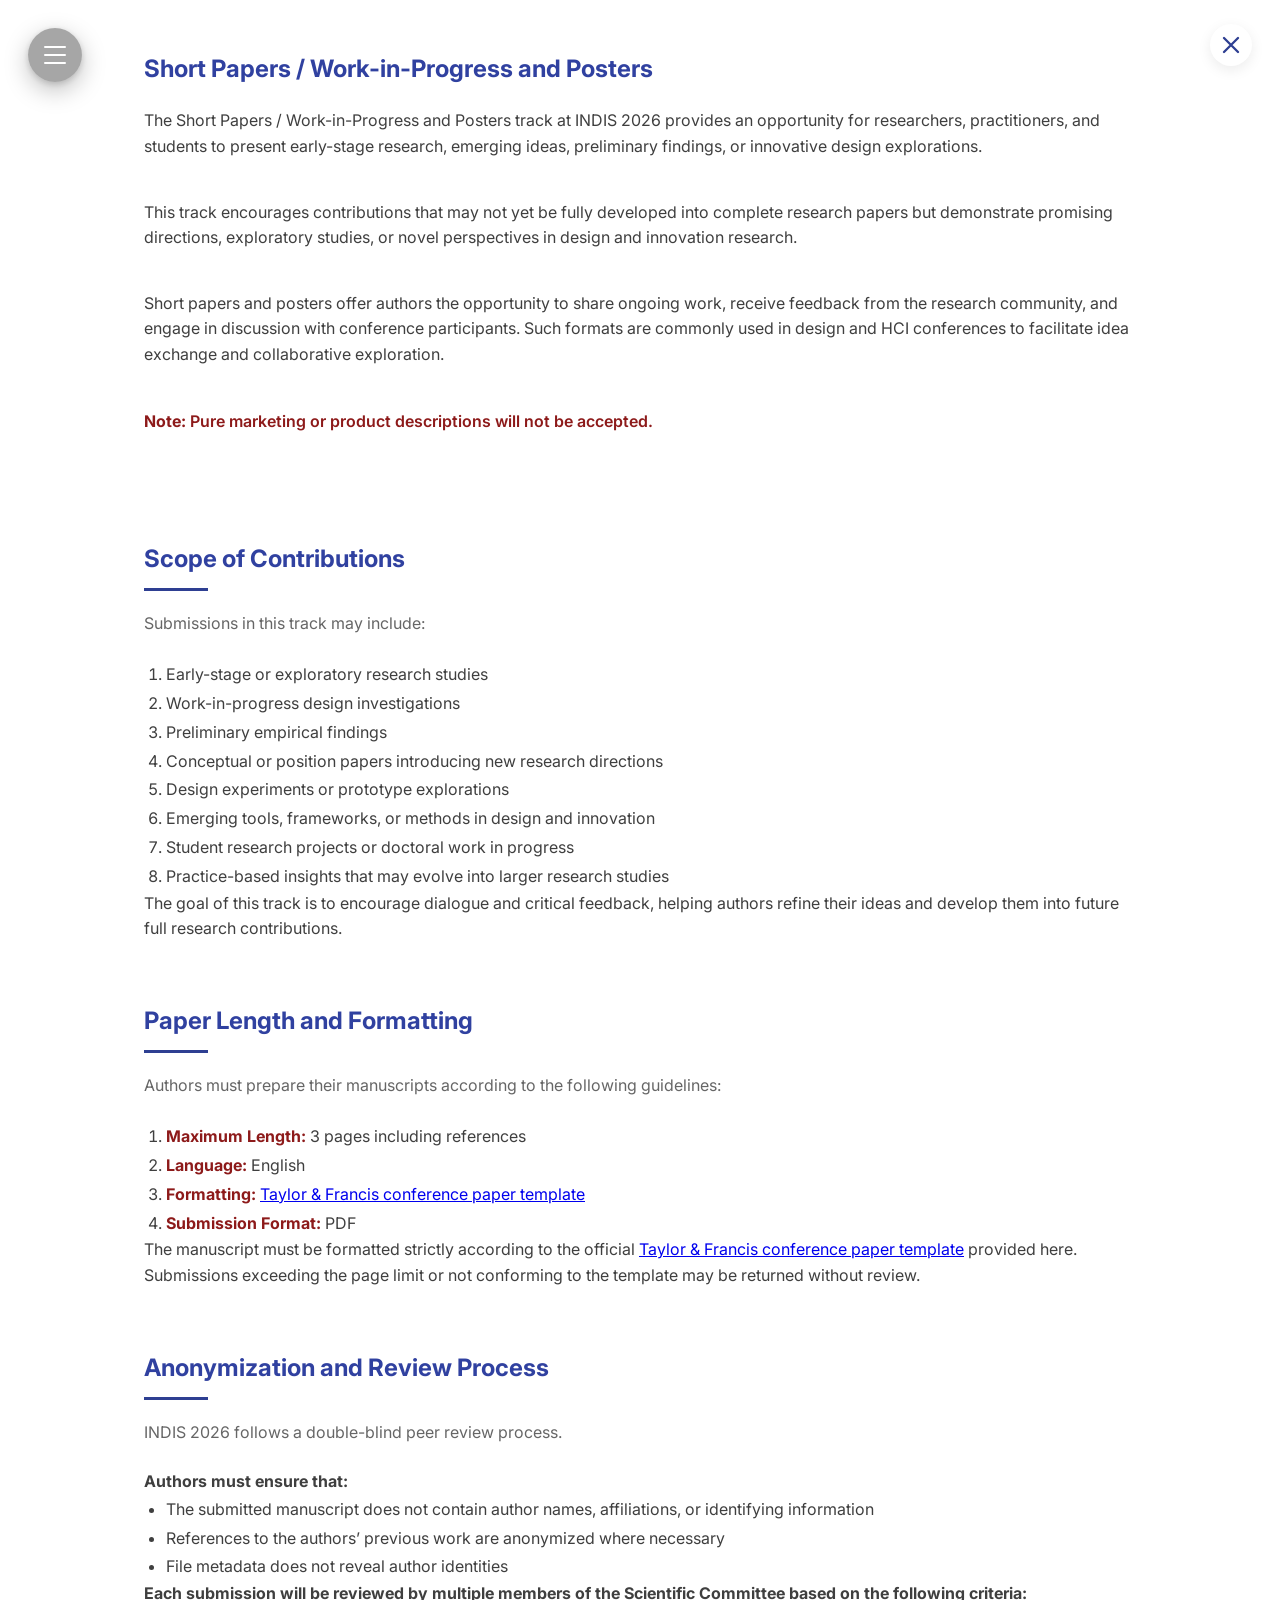
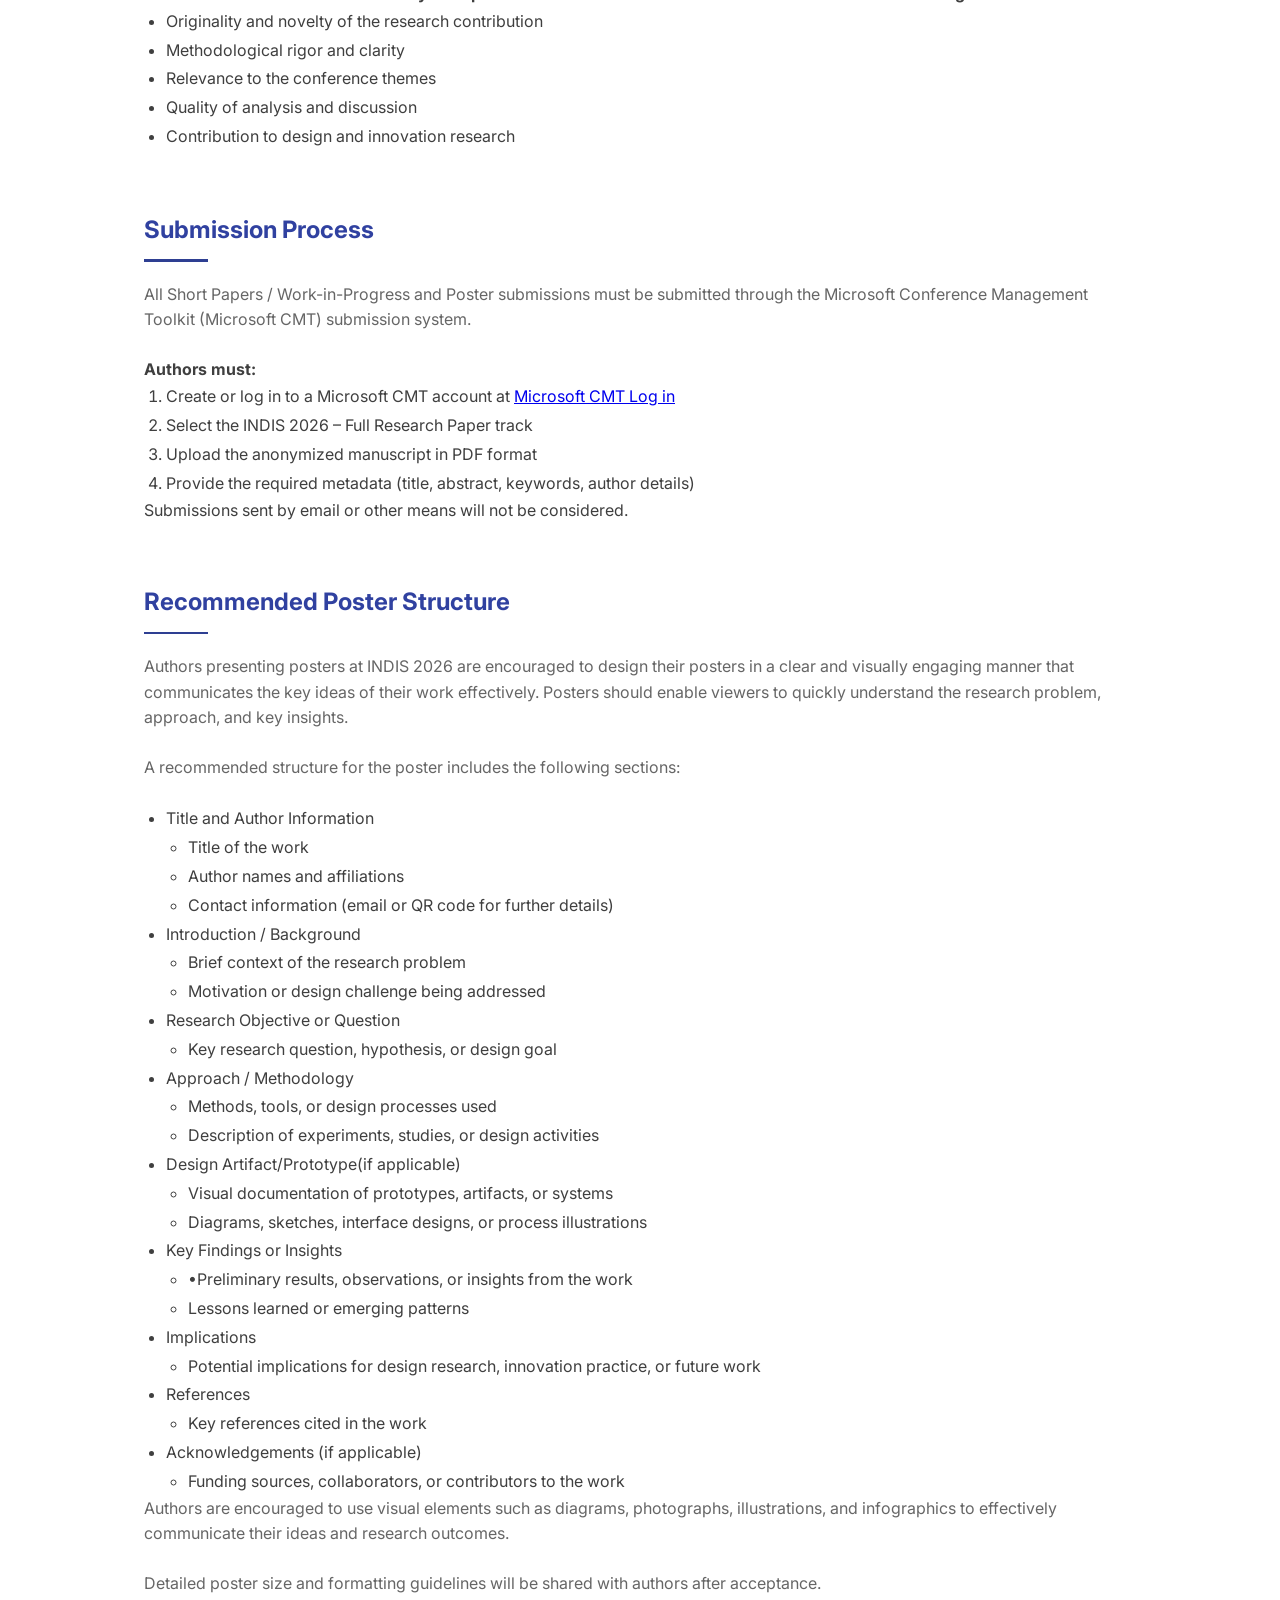
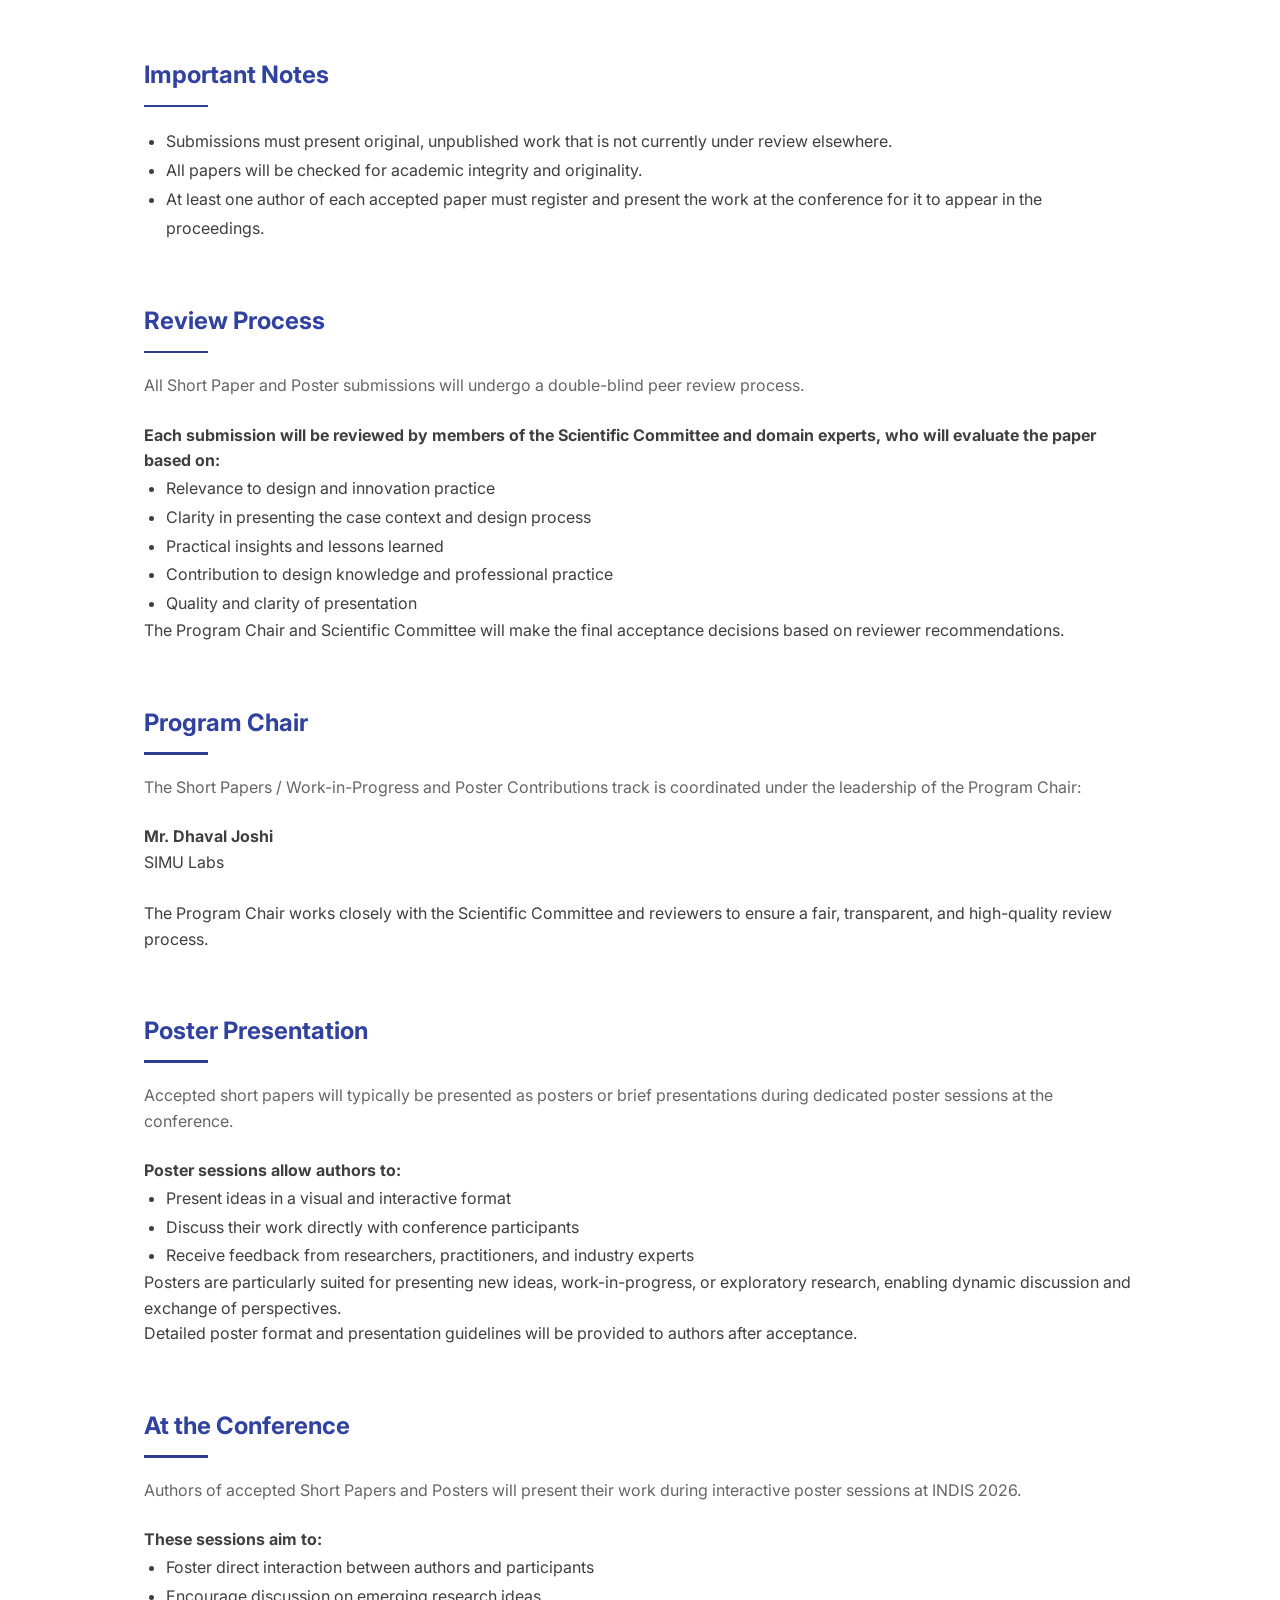
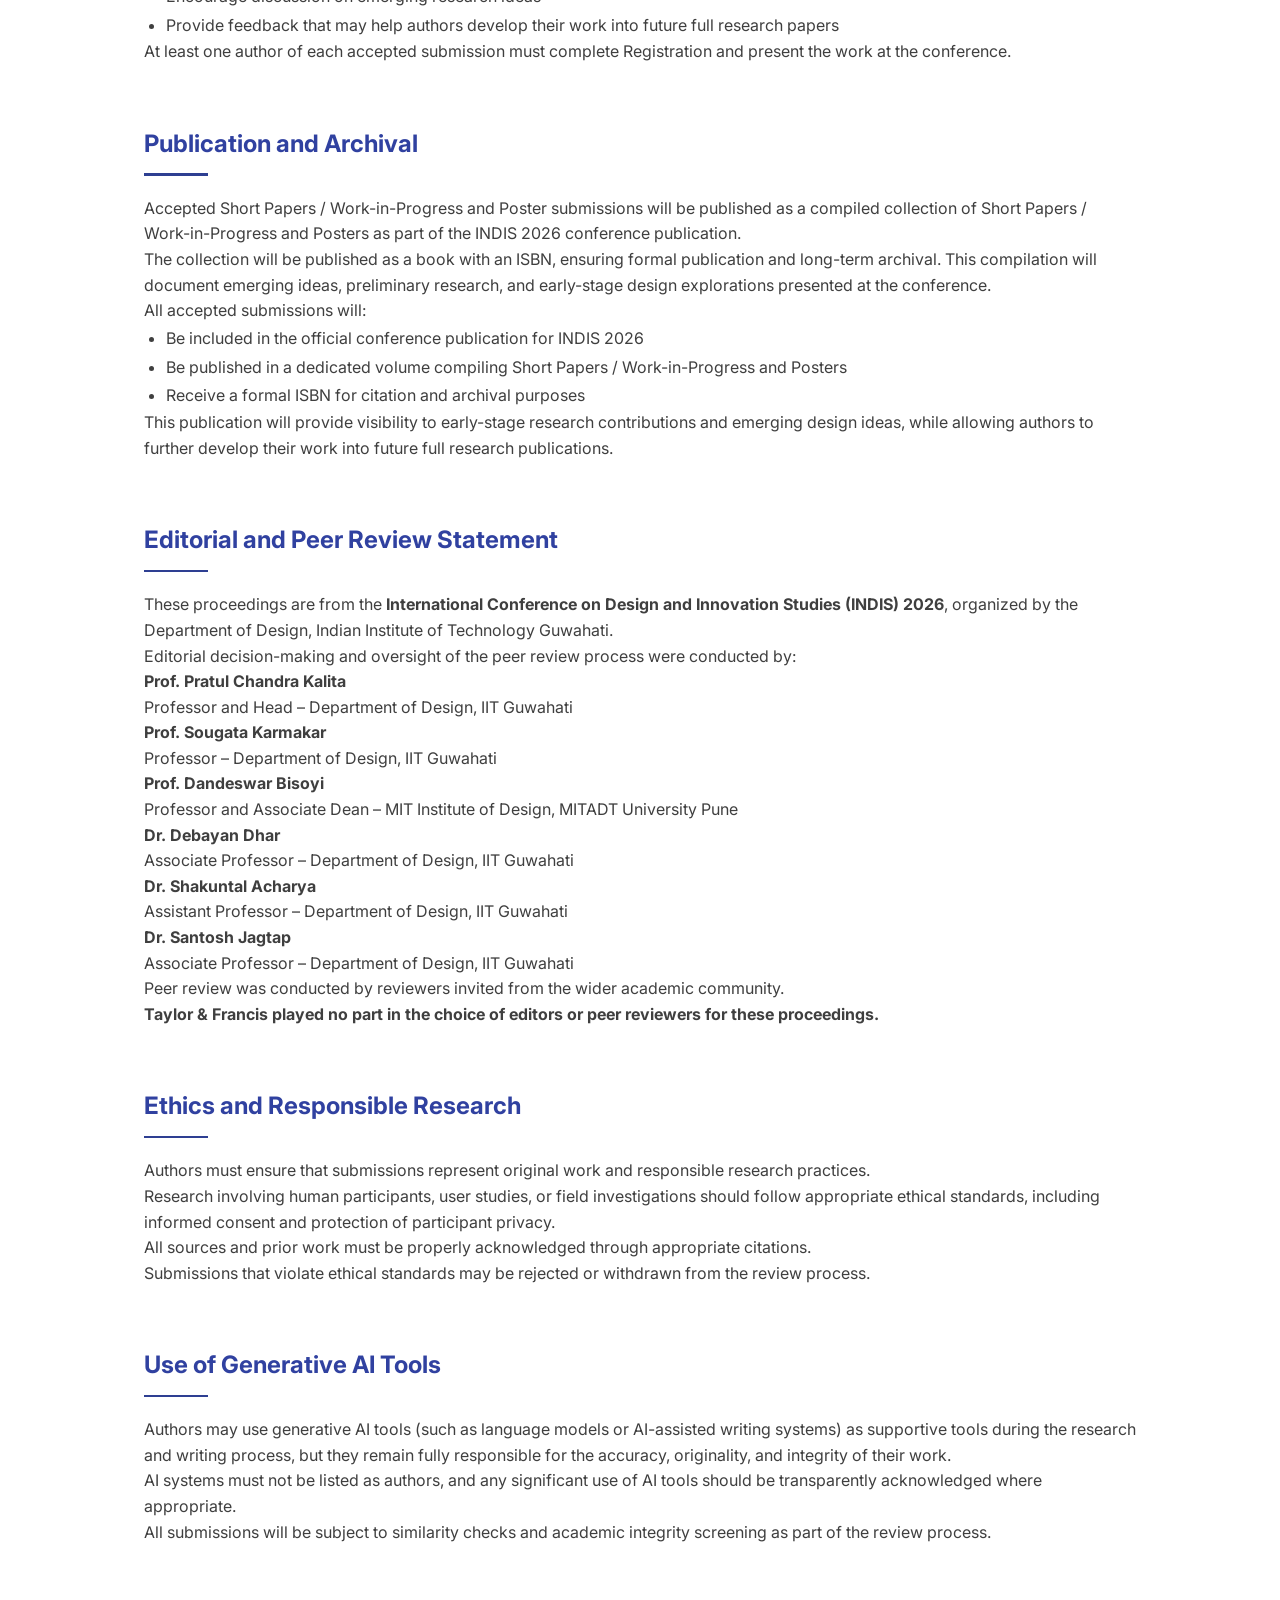
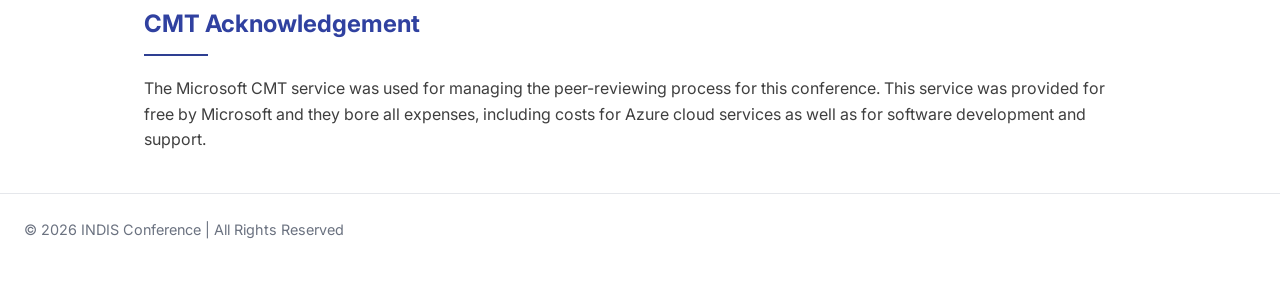
<file: paper_pages/short_papers_posters.html>
<!DOCTYPE html>
<html lang="en">

<head>
    <meta charset="UTF-8">
    <meta name="viewport" content="width=device-width, initial-scale=1.0">

    <title>INDIS 2026 - Short Papers & Posters</title>

    <link rel="icon" type="image/png" href="../images/indis_logo.png" />

    <link rel="stylesheet" href="../css/style.css" />
    <link rel="stylesheet" href="../css/paper.css" />

    <link
        href="https://fonts.googleapis.com/css2?family=Archivo:wght@400;700&family=Inter:wght@300;400;500;600;700&display=swap"
        rel="stylesheet" />

</head>


<body>


    <!-- SIDE MENU -->
    <nav id="sideMenu" class="side-menu">

        <button class="menu-close" onclick="toggleMenu()">
            <svg width="24" height="24" viewBox="0 0 24 24">
                <path d="M18 6L6 18M6 6L18 18" stroke="#3f3f3f" stroke-width="2" />
            </svg>
        </button>

        <div class="menu-links">
            <a href="../index.html#" class="active">HOME</a>
            <a href="../index.html#overview">Overview</a>
            <a href="../index.html#call-for-papers">Call For Papers</a>
            <a href="../index.html#paper-submission-categories">Types of Submission</a>
            <a href="../index.html#important-dates">Important Dates</a>
            <a href="../index.html#paper-submission">Paper Submission</a>
            <a href="../index.html#registration">Registration</a>
            <a href="../guidelines/author.html">Author and Reviewer Guidelines</a>
            <a href="../guidelines/publication.html">Publication Ethics and Malpractice Statement</a>
            <a href="../index.html#adw">Asian Vanguard Art & Design Award 2026</a>
            <a href="../index.html#organisation">Organisation</a>
            <div class="menu-divider"></div>
            <a href="../index.html#contact">Contact</a>
        </div>

    </nav>



    <!-- HAMBURGER -->
    <div class="hamburger-menu" onclick="toggleMenu()">
        <span></span>
        <span></span>
        <span></span>
    </div>



    <!-- HEADER -->
    <section class="page-header-bg">

        <div class="container">

            <a href="../index.html#paper-submission-categories" class="page-close-btn" title="Back to Home">
                <svg width="28" height="28" viewBox="0 0 24 24">
                    <path d="M18 6L6 18M6 6L18 18" stroke="#2e3f92" stroke-width="2" stroke-linecap="round" />
                </svg>
            </a>

            <h1 class="page-title">
                Short Papers / Work-in-Progress and Posters
            </h1>

            <p class="page-subtitle">
                The Short Papers / Work-in-Progress and Posters track at INDIS 2026 provides an opportunity for
                researchers, practitioners, and students to present early-stage research, emerging ideas, preliminary
                findings, or innovative design explorations.
            </p>
            <p class="page-subtitle">
                This track encourages contributions that may not yet be fully developed into complete research papers
                but demonstrate promising directions, exploratory studies, or novel perspectives in design and
                innovation research.
            </p>
            <p class="page-subtitle">
                Short papers and posters offer authors the opportunity to share ongoing work, receive feedback from the
                research community, and engage in discussion with conference participants. Such formats are commonly
                used in design and HCI conferences to facilitate idea exchange and collaborative exploration.
            </p>

        </div>

    </section>



    <!-- MAIN CONTENT -->
    <main>

        <div class="container paper">


            <section class="paper-categories-section">

                <p style="color:#8D1A1A;font-weight:600;">
                    <strong>Note:</strong> Pure marketing or product descriptions will not be accepted.
                </p>

            </section>

            <!-- Scope of Contributions -->
            <section class="content-section">
                <h2 class="section-heading h2">Scope of Contributions</h2>
                <p class="section-subtitle">Submissions in this track may include:</p>
                <ol class="simple-list">
                    <li>Early-stage or exploratory research studies</li>
                    <li>Work-in-progress design investigations</li>
                    <li>Preliminary empirical findings</li>
                    <li>Conceptual or position papers introducing new research directions</li>
                    <li>Design experiments or prototype explorations</li>
                    <li>Emerging tools, frameworks, or methods in design and innovation</li>
                    <li>Student research projects or doctoral work in progress</li>
                    <li>Practice-based insights that may evolve into larger research studies

                </ol>
                <p>
                    The goal of this track is to encourage dialogue and critical feedback, helping authors refine their
                    ideas and develop them into future full research contributions.
                </p>

            </section>

            <!-- Paper Length and Formatting -->
            <section class="content-section">
                <h2 class="section-heading h2">Paper Length and Formatting</h2>
                <p class="section-subtitle">Authors must prepare their manuscripts according to the following
                    guidelines:</p>
                <ol class="simple-list">

                    <li><strong style="color:#8D1A1A;">Maximum Length: </strong>3 pages including references</li>
                    <li><strong style="color:#8D1A1A;">Language: </strong>English</li>
                    <li><strong style="color:#8D1A1A;">Formatting: </strong> <a href="../Paper_Template.docx"> Taylor &
                            Francis conference paper template</a></li>
                    <li><strong style="color:#8D1A1A;">Submission Format: </strong>PDF</li>
                </ol>
                <p>The manuscript must be formatted strictly according to the official <a href="../Paper_Template.docx">
                        Taylor & Francis conference paper template</a> provided here.</p>
                <p>Submissions exceeding the page limit or not conforming to the template may be returned without
                    review.</p>

            </section>

            <!-- Anonymization and Review Process -->
            <section class="content-section">
                <h2 class="section-heading h2">Anonymization and Review Process</h2>
                <p class="section-subtitle">INDIS 2026 follows a double-blind peer review process.</p>
                <h4>Authors must ensure that:</h4>
                <ul class="simple-list">
                    <li>The submitted manuscript does not contain author names, affiliations, or identifying
                        information
                    </li>
                    <li>References to the authors’ previous work are anonymized where necessary</li>
                    <li>File metadata does not reveal author identities</li>
                </ul>
                <h4>Each submission will be reviewed by multiple members of the Scientific Committee based on the
                    following criteria:</h4>
                <ul class="simple-list">
                    <li>Originality and novelty of the research contribution</li>
                    <li>Methodological rigor and clarity</li>
                    <li>Relevance to the conference themes</li>
                    <li>Quality of analysis and discussion</li>
                    <li>Contribution to design and innovation research</li>
                </ul>

            </section>

            <!-- Submission Process -->
            <section class="content-section">
                <h2 class="section-heading h2">Submission Process</h2>
                <p class="section-subtitle">
                    All Short Papers / Work-in-Progress and Poster submissions must be submitted through the Microsoft
                    Conference Management Toolkit (Microsoft CMT) submission system.
                </p>
                <h4>Authors must:</h4>
                <ol class="simple-list">
                    <li>Create or log in to a Microsoft CMT account at <a
                            href="https://cmt3.research.microsoft.com/INDIS2026" target="_blank"> Microsoft CMT Log
                            in</a></li>
                    <li>Select the INDIS 2026 – Full Research Paper track</li>
                    <li>Upload the anonymized manuscript in PDF format</li>
                    <li>Provide the required metadata (title, abstract, keywords, author details)</li>
                </ol>
                <p>Submissions sent by email or other means will not be considered.</p>

            </section>

            <!-- Recommended Structure -->
            <section class="content-section">
                <h2 class="section-heading h2">Recommended Poster Structure</h2>
                <p class="section-subtitle">Authors presenting posters at INDIS 2026 are encouraged to design their
                    posters in a clear and visually engaging manner that communicates the key ideas of their work
                    effectively. Posters should enable viewers to quickly understand the research problem, approach, and
                    key insights.</p>
                <p class="section-subtitle">A recommended structure for the poster includes the following sections:</p>
                <ul class="simple-list">
                    <li>Title and Author Information</li>
                    <ul class="simple-list">
                        <li>Title of the work</li>
                        <li>Author names and affiliations</li>
                        <li>Contact information (email or QR code for further details)</li>
                    </ul>
                    <li>Introduction / Background</li>
                    <ul class="simple-list">
                        <li>Brief context of the research problem</li>
                        <li>Motivation or design challenge being addressed</li>
                    </ul>
                    <li>Research Objective or Question</li>
                    <ul class="simple-list">
                        <li>Key research question, hypothesis, or design goal</li>
                    </ul>
                    <li>Approach / Methodology</li>
                    <ul class="simple-list">
                        <li>Methods, tools, or design processes used</li>
                        <li>Description of experiments, studies, or design activities</li>
                    </ul>
                    <li>Design Artifact/Prototype(if applicable)</li>
                    <ul class="simple-list">
                        <li>Visual documentation of prototypes, artifacts, or systems</li>
                        <li>Diagrams, sketches, interface designs, or process illustrations</li>
                    </ul>
                    <li>Key Findings or Insights</li>
                    <ul class="simple-list">
                        <li>•Preliminary results, observations, or insights from the work</li>
                        <li>Lessons learned or emerging patterns</li>
                    </ul>
                    <li>Implications</li>
                    <ul class="simple-list">
                        <li>Potential implications for design research, innovation practice, or future work</li>
                    </ul>
                    <li>References</li>
                    <ul class="simple-list">
                        <li>Key references cited in the work</li>
                    </ul>
                    <li>Acknowledgements (if applicable)</li>
                    <ul class="simple-list">
                        <li>Funding sources, collaborators, or contributors to the work</li>
                    </ul>
                </ul>
                <p class="section-subtitle">Authors are encouraged to use visual elements such as diagrams, photographs,
                    illustrations, and infographics to effectively communicate their ideas and research outcomes.</p>
                <p class="section-subtitle">Detailed poster size and formatting guidelines will be shared with authors
                    after acceptance.</p>
            </section>

            <!-- Important Notes -->
            <section class="content-section">
                <h2 class="section-heading h2">Important Notes</h2>
                <ul class="simple-list">
                    <li>Submissions must present original, unpublished work that is not currently under
                        review
                        elsewhere.</li>
                    <li>All papers will be checked for academic integrity and originality.</li>
                    <li>At least one author of each accepted paper must register and present the work at the
                        conference
                        for it to appear in the proceedings.</li>
                </ul>

            </section>

            <!-- Review Process -->
            <section class="content-section">
                <h2 class="section-heading h2">Review Process</h2>
                <p class="section-subtitle">All Short Paper and Poster submissions will undergo a double-blind peer
                    review process.</p>
                <h4>
                    Each submission will be reviewed by members of the Scientific Committee and domain
                    experts, who will
                    evaluate the paper based on:
                </h4>
                <ul class="simple-list">
                    <li>Relevance to design and innovation practice</li>
                    <li>Clarity in presenting the case context and design process</li>
                    <li>Practical insights and lessons learned</li>
                    <li>Contribution to design knowledge and professional practice</li>
                    <li>Quality and clarity of presentation</li>
                </ul>
                <p>The Program Chair and Scientific Committee will make the final acceptance decisions based on
                    reviewer recommendations.</p>

            </section>

            <!-- Program Chair -->
            <section class="content-section">
                <h2 class="section-heading h2">Program Chair</h2>
                <p class="section-subtitle">The Short Papers / Work-in-Progress and Poster Contributions track is
                    coordinated under the leadership of the Program Chair:
                </p>
                <p>
                    <strong>Mr. Dhaval Joshi</strong><br>
                    SIMU Labs
                </p>
                <br />
                <p>The Program Chair works closely with the Scientific Committee and reviewers to ensure a
                    fair, transparent, and high-quality review process.</p>

            </section>

            <!-- Poster Presentation -->
            <section class="content-section">
                <h2 class="section-heading h2">Poster Presentation</h2>
                <p class="section-subtitle">Accepted short papers will typically be presented as posters or brief
                    presentations during dedicated poster sessions at the conference.</p>
                <h4>Poster sessions allow authors to:</h4>
                <ul class="simple-list">
                    <li>Present ideas in a visual and interactive format</li>
                    <li>Discuss their work directly with conference participants</li>
                    <li>Receive feedback from researchers, practitioners, and industry experts</li>
                </ul>
                <p>
                    Posters are particularly suited for presenting new ideas, work-in-progress, or exploratory research,
                    enabling dynamic discussion and exchange of perspectives.
                </p>
                <P>Detailed poster format and presentation guidelines will be provided to authors after acceptance.</P>

            </section>

            <!-- At the Conference -->
            <section class="content-section">
                <h2 class="section-heading h2">At the Conference</h2>
                <p class="section-subtitle">Authors of accepted Short Papers and Posters will present their work during
                    interactive poster sessions at INDIS 2026.</p>
                <h4>These sessions aim to:</h4>
                <ul class="simple-list">
                    <li>Foster direct interaction between authors and participants</li>
                    <li>Encourage discussion on emerging research ideas</li>
                    <li>Provide feedback that may help authors develop their work into future full research papers</li>
                </ul>
                <p>
                    At least one author of each accepted submission must complete Registration and present the work at
                    the
                    conference.
                </p>

            </section>

            <!-- Publication and Archival -->
            <section class="content-section">
                <h2 class="section-heading h2">Publication and Archival</h2>
                <p>Accepted Short Papers / Work-in-Progress and Poster submissions will be published as a compiled
                    collection of Short Papers / Work-in-Progress and Posters as part of the INDIS 2026 conference
                    publication.</p>
                <p>The collection will be published as a book with an ISBN, ensuring formal publication and long-term
                    archival. This compilation will document emerging ideas, preliminary research, and early-stage
                    design explorations presented at the conference.</p>
                <p>All accepted submissions will:</p>
                <ul class="simple-list">
                    <li>Be included in the official conference publication for INDIS 2026</li>
                    <li>Be published in a dedicated volume compiling Short Papers / Work-in-Progress and Posters</li>
                    <li>Receive a formal ISBN for citation and archival purposes</li>
                </ul>
                This publication will provide visibility to early-stage research contributions and emerging design
                ideas, while allowing authors to further develop their work into future full research publications.

                <section class="content-section">

                    <h2 class="section-heading h2">Editorial and Peer Review Statement</h2>

                    <p>
                        These proceedings are from the <strong>International Conference on Design and Innovation Studies
                            (INDIS) 2026</strong>,
                        organized by the Department of Design, Indian Institute of Technology Guwahati.
                    </p>

                    <p>
                        Editorial decision-making and oversight of the peer review process were conducted by:
                    </p>

                    <p>
                        <strong>Prof. Pratul Chandra Kalita</strong><br>
                        Professor and Head – Department of Design, IIT Guwahati
                    </p>

                    <p>
                        <strong>Prof. Sougata Karmakar</strong><br>
                        Professor – Department of Design, IIT Guwahati
                    </p>

                    <p>
                        <strong>Prof. Dandeswar Bisoyi</strong><br>
                        Professor and Associate Dean – MIT Institute of Design, MITADT University Pune
                    </p>

                    <p>
                        <strong>Dr. Debayan Dhar</strong><br>
                        Associate Professor – Department of Design, IIT Guwahati
                    </p>

                    <p>
                        <strong>Dr. Shakuntal Acharya</strong><br>
                        Assistant Professor – Department of Design, IIT Guwahati
                    </p>

                    <p>
                        <strong>Dr. Santosh Jagtap</strong><br>
                        Associate Professor – Department of Design, IIT Guwahati
                    </p>

                    <p>
                        Peer review was conducted by reviewers invited from the wider academic community.
                    </p>

                    <p>
                        <strong>Taylor & Francis played no part in the choice of editors or peer reviewers for these
                            proceedings.</strong>
                    </p>

                </section>

                <!-- Ethics and Responsible Research -->
                <section class="content-section">
                    <h2 class="section-heading h2">Ethics and Responsible Research</h2>
                    <p class="section-subtiitle">Authors must ensure that submissions represent original work and
                        responsible research practices.</p>
                    <p>Research involving human participants, user studies, or field investigations should follow
                        appropriate ethical standards, including informed consent and protection of participant privacy.
                    </p>
                    <p>All sources and prior work must be properly acknowledged through appropriate citations.</p>
                    <p>Submissions that violate ethical standards may be rejected or withdrawn from the review process.
                    </p>


                </section>

                <!-- Use of Generative AI Tools -->
                <section class="content-section">
                    <h2 class="section-heading h2">Use of Generative AI Tools</h2>
                    <p>Authors may use generative AI tools (such as language models or
                        AI-assisted
                        writing
                        systems) as supportive tools during the research and writing process, but they
                        remain fully responsible for the accuracy, originality, and integrity of their work.
                    </p>
                    <p>AI systems must not be listed as authors, and any significant use of AI tools should be
                        transparently acknowledged where appropriate.</p>
                    <p>All submissions will be subject to similarity checks and academic integrity screening
                        as part of the review process.</p>

                </section>

                <!-- Acknowledgement -->
                <section class="content-section">
                    <h2 class="section-heading h2">CMT Acknowledgement</h2>
                    <p>The Microsoft CMT service was used for managing the peer-reviewing process for this conference.
                        This service was provided for free by Microsoft and they bore all expenses, including costs for
                        Azure cloud services as well as for software development and support.
                    </p>
                </section>

        </div>
    </main>

    <!-- BOTTOM -->
    <div class="footer-bottom">
        <span>© 2026 INDIS Conference | All Rights Reserved</span>

        <div class="footer-socials">
            <i class="fab fa-facebook-f"></i>
            <i class="fab fa-twitter"></i>
            <i class="fab fa-instagram"></i>
            <i class="fab fa-linkedin-in"></i>
            <i class="fab fa-youtube"></i>
        </div>
    </div>
    </footer>


    <script src="../js/main.js"></script>

</body>

</html>
</file>
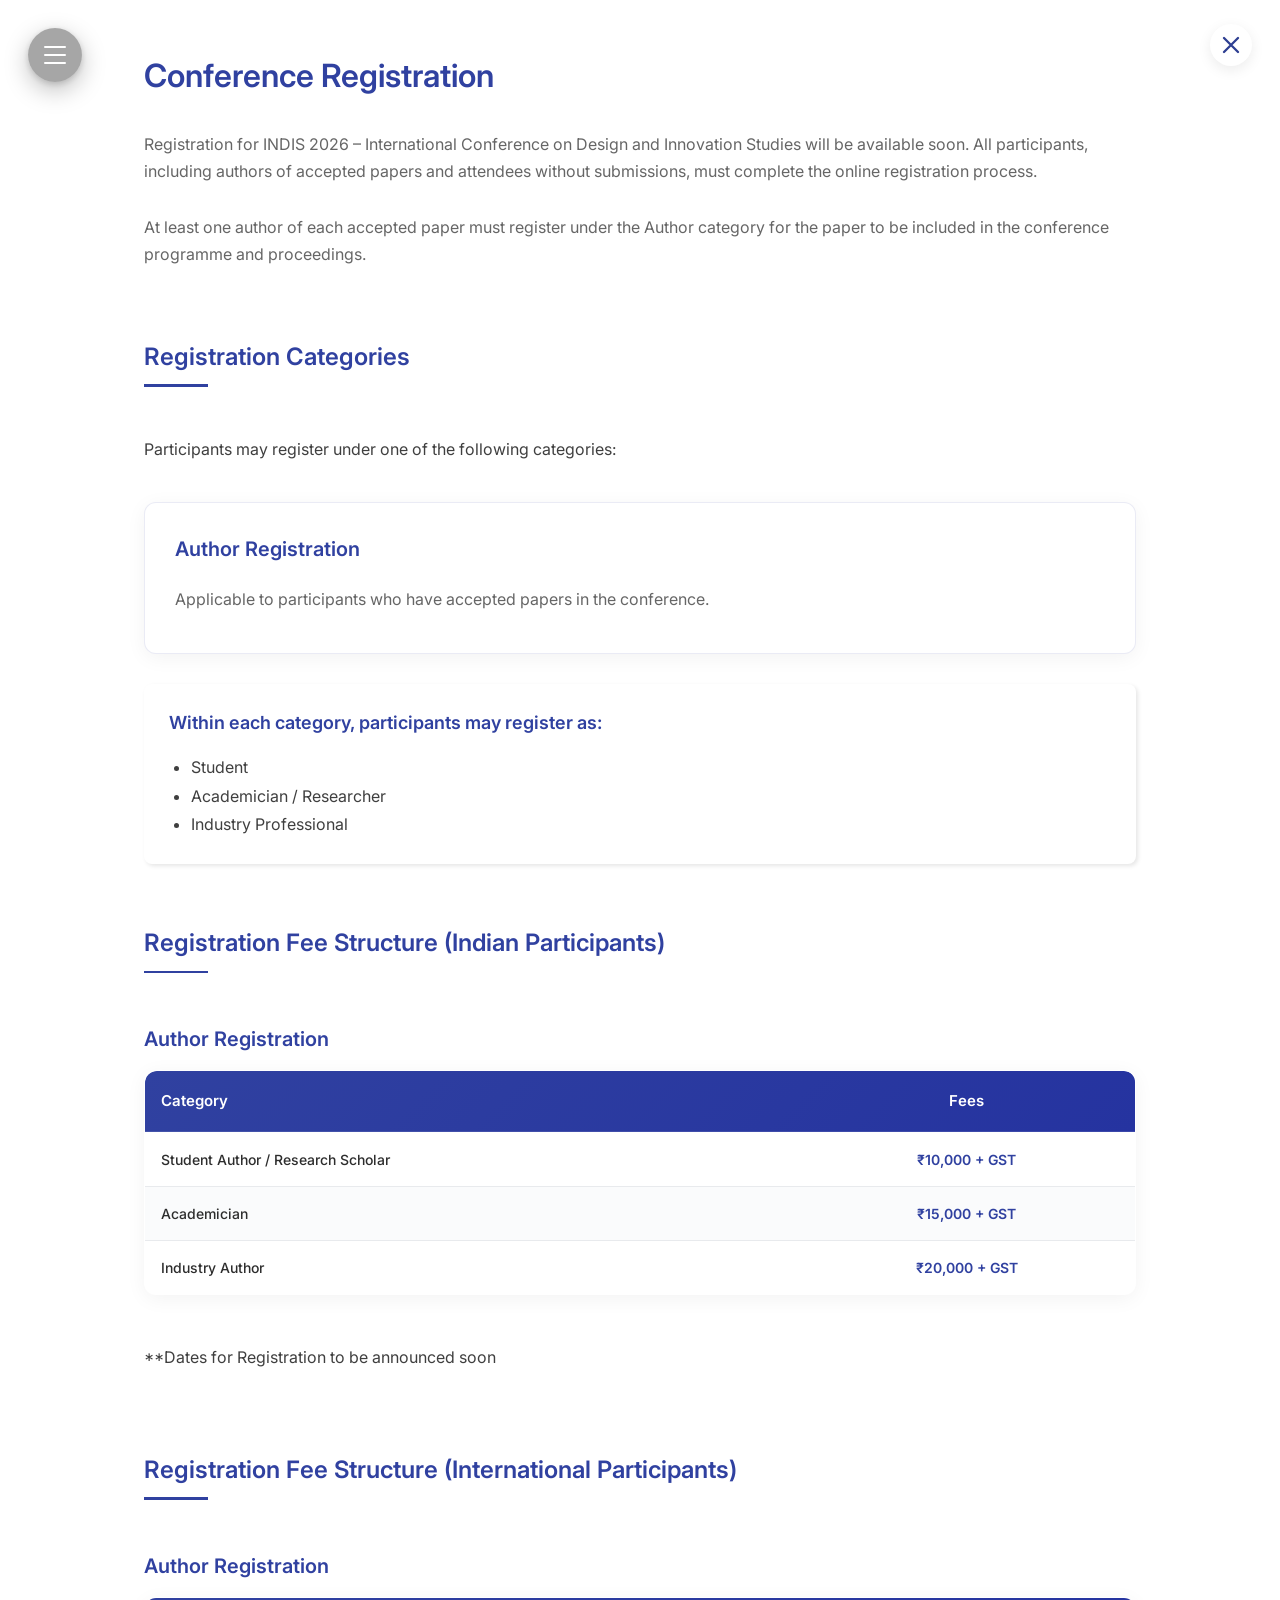
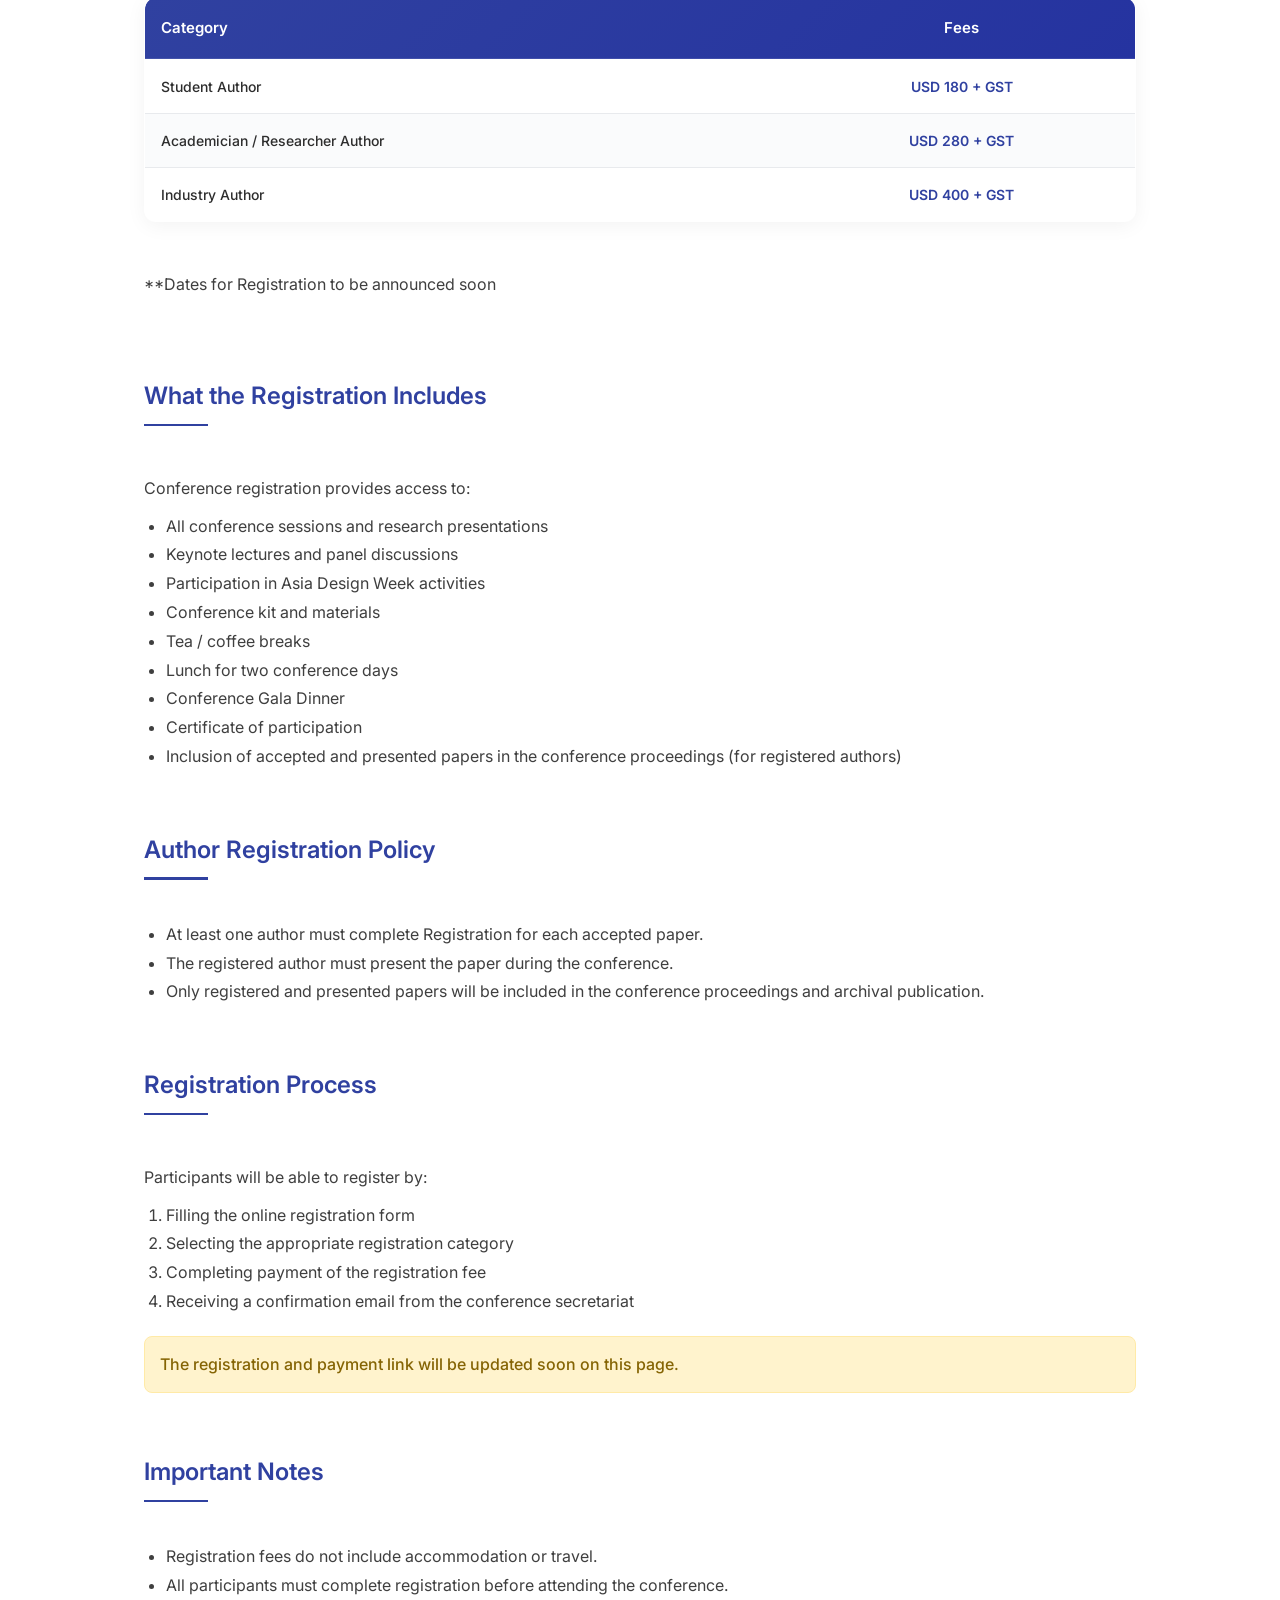
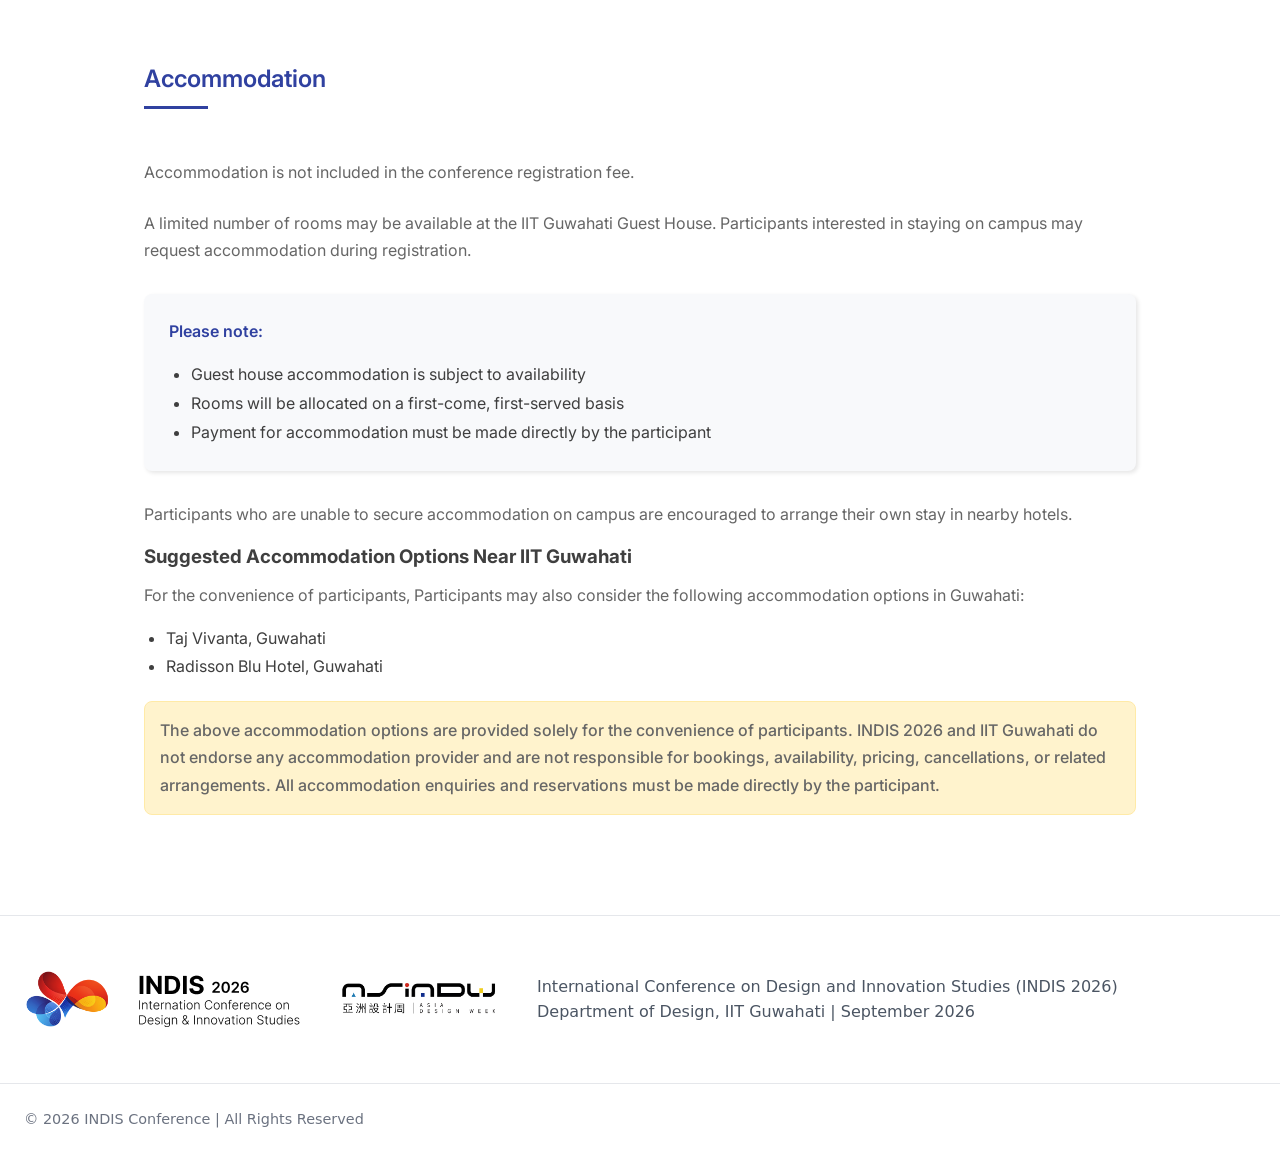
<file: Registration/registration_page.html>
<!DOCTYPE html>
<html lang="en">

<head>
    <meta charset="UTF-8">
    <meta name="viewport" content="width=device-width, initial-scale=1.0">

    <title>INDIS 2026 - Research-through-Design Contributions</title>

    <link rel="icon" type="image/png" href="../images/indis_logo.png" />

    <link rel="stylesheet" href="../css/style.css" />
    <link rel="stylesheet" href="../css/paper.css" />
    <link rel="stylesheet" href="../css/registration.css" />

    <link
        href="https://fonts.googleapis.com/css2?family=Archivo:wght@400;700&family=Inter:wght@300;400;500;600;700&display=swap"
        rel="stylesheet" />

</head>

<body>
    <!-- SIDE MENU -->
    <nav id="sideMenu" class="side-menu">

        <button class="menu-close" onclick="toggleMenu()">
            <svg width="24" height="24" viewBox="0 0 24 24">
                <path d="M18 6L6 18M6 6L18 18" stroke="#3f3f3f" stroke-width="2" />
            </svg>
        </button>

        <div class="menu-links">
            <a href="../index.html#" class="active">HOME</a>
            <a href="../index.html#overview">Overview</a>
            <a href="../index.html#call-for-papers">Call For Papers</a>
            <a href="../index.html#paper-submission-categories">Types of Submission</a>
            <a href="../index.html#important-dates">Important Dates</a>
            <a href="../index.html#paper-submission">Paper Submission</a>
            <a href="../guidelines/author.html">Author and Reviewer Guidelines</a>
            <a href="../guidelines/publication.html">Publication Ethics and Malpractice Statement</a>
            <a href="../index.html#adw">Asian Vanguard Art & Design Award 2026</a>
            <a href="../index.html#organisation">Organisation</a>
            <div class="menu-divider"></div>
            <a href="../index.html#contact">Contact</a>
        </div>

    </nav>



    <!-- HAMBURGER -->
    <div class="hamburger-menu" onclick="toggleMenu()">
        <span></span>
        <span></span>
        <span></span>
    </div>

    <!-- main content -->
    <div class="container">
        <a href="../index.html#registration" class="page-close-btn" title="Back to Home">
            <svg width="28" height="28" viewBox="0 0 24 24">
                <path d="M18 6L6 18M6 6L18 18" stroke="#2e3f92" stroke-width="2" stroke-linecap="round" />
            </svg>
        </a>
        <h1 class="page-title">Conference Registration</h1>

        <section class="registration-intro">
            <p>Registration for INDIS 2026 – International Conference on Design and Innovation Studies will be available
                soon. All participants, including authors of accepted papers and attendees without submissions, must
                complete the online registration process.</p>
            <p>At least one author of each accepted paper must register under the Author category for the paper to be
                included in the conference programme and proceedings.</p>
        </section>

        <section class="registration-categories">
            <h2 class="section-heading">Registration Categories</h2>
            <p>Participants may register under one of the following categories:</p>

            <div class="categories-grid">
                <div class="category-card">
                    <h3>Author Registration</h3>
                    <p>Applicable to participants who have accepted papers in the conference.</p>
                </div>
            </div>

            <div class="subcategories">
                <h4>Within each category, participants may register as:</h4>
                <ul class="simple-list">
                    <li>Student</li>
                    <li>Academician / Researcher</li>
                    <li>Industry Professional</li>
                </ul>
            </div>
        </section>

        <section class="fee-structure">
            <h2 class="section-heading">Registration Fee Structure (Indian Participants)</h2>

            <div class="fee-tables">
                <h3>Author Registration</h3>
                <table class="fee-table">
                    <thead>
                        <tr>
                            <th>Category</th>
                            <!-- <th>Early Bird</th> -->
                            <th>Fees</th>
                        </tr>
                    </thead>
                    <tbody>
                        <tr>
                            <td>Student Author / Research Scholar</td>
                            <!-- <td>₹6,000</td> -->
                            <td>₹10,000 + GST</td>
                        </tr>
                        <tr>
                            <td>Academician</td>
                            <!-- <td>₹10,000</td> -->
                            <td>₹15,000 + GST</td>
                        </tr>
                        <tr>
                            <td>Industry Author</td>
                            <!-- <td>₹15,000</td> -->
                            <td>₹20,000 + GST</td>
                        </tr>
                    </tbody>
                </table>
            </div>
            <p>**Dates for Registration to be announced soon </p>
        </section>

        <section class="fee-structure">
            <h2 class="section-heading">Registration Fee Structure (International Participants)</h2>

            <div class="fee-tables">
                <h3>Author Registration</h3>
                <table class="fee-table">
                    <thead>
                        <tr>
                            <th>Category</th>
                            <!-- <th>Early Bird</th> -->
                            <th>Fees</th>
                        </tr>
                    </thead>
                    <tbody>
                        <tr>
                            <td>Student Author</td>
                            <!-- <td>USD 120</td> -->
                            <td>USD 180 + GST</td>
                        </tr>
                        <tr>
                            <td>Academician / Researcher Author</td>
                            <!-- <td>USD 200</td> -->
                            <td>USD 280 + GST</td>
                        </tr>
                        <tr>
                            <td>Industry Author</td>
                            <!-- <td>USD 300</td> -->
                            <td>USD 400 + GST</td>
                        </tr>
                    </tbody>
                </table>
         </div>
            <p>**Dates for Registration to be announced soon </p>

        </section>

        <section class="registration-includes">
            <h2 class="section-heading">What the Registration Includes</h2>
            <p>Conference registration provides access to:</p>
            <ul class="simple-list">
                <li>All conference sessions and research presentations</li>
                <li>Keynote lectures and panel discussions</li>
                <li>Participation in Asia Design Week activities</li>
                <li>Conference kit and materials</li>
                <li>Tea / coffee breaks</li>
                <li>Lunch for two conference days</li>
                <li>Conference Gala Dinner</li>
                <li>Certificate of participation</li>
                <li>Inclusion of accepted and presented papers in the conference proceedings (for registered authors)
                </li>
            </ul>
        </section>

        <section class="author-policy">
            <h2 class="section-heading">Author Registration Policy</h2>
            <ul class="simple-list">
                <li>At least one author must complete Registration for each accepted paper.</li>
                <li>The registered author must present the paper during the conference.</li>
                <li>Only registered and presented papers will be included in the conference proceedings and archival
                    publication.</li>
            </ul>
        </section>

        <section class="registration-process">
            <h2 class="section-heading">Registration Process</h2>
            <p>Participants will be able to register by:</p>
            <ol class="numbered-list">
                <li>Filling the online registration form</li>
                <li>Selecting the appropriate registration category</li>
                <li>Completing payment of the registration fee</li>
                <li>Receiving a confirmation email from the conference secretariat</li>
            </ol>
            <p class="process-note">The registration and payment link will be updated soon on this page.</p>
            <!-- <div class="registration-action highlight">
                <p class="action-text">
                    Participants may complete their registration through the official portal.
                </p>

                <a href="https://cmt3.research.microsoft.com/INDIS2026" target="_blank" class="registration-link strong">
                    Access Registration Portal →
                </a>

                <p class="action-note">
                    Registration includes secure payment processing and official confirmation from the conference
                    secretariat.
                </p>
            </div> -->
        </section>

        <section class="important-notes">
            <h2 class="section-heading">Important Notes</h2>
            <ul class="simple-list">
                <li>Registration fees do not include accommodation or travel.</li>
                <li>All participants must complete registration before attending the conference.</li>
            </ul>
        </section>

        <section class="accommodation">
            <h2 class="section-heading">Accommodation</h2>
            <p>Accommodation is not included in the conference registration fee.</p>
            <p>A limited number of rooms may be available at the IIT Guwahati Guest House. Participants interested in
                staying on campus may request accommodation during registration.</p>

            <div class="accommodation-notes">
                <h4>Please note:</h4>
                <ul class="simple-list">
                    <li>Guest house accommodation is subject to availability</li>
                    <li>Rooms will be allocated on a first-come, first-served basis</li>
                    <li>Payment for accommodation must be made directly by the participant</li>
                </ul>
            </div>

            <p>Participants who are unable to secure accommodation on campus are encouraged to arrange their own stay in
                nearby hotels.</p>
            <div class="accommodation-options">
                <h3>Suggested Accommodation Options Near IIT Guwahati</h3>

                <p>
                    For the convenience of participants,
                    Participants may also consider the following accommodation options in Guwahati:
                </p>

                <ul class="simple-list">
                    <li>Taj Vivanta, Guwahati</li>
                    <li>Radisson Blu Hotel, Guwahati</li>
                </ul>

                <p class="process-note">
                    The above accommodation options are provided solely for the convenience of participants. INDIS 2026
                    and IIT Guwahati do not endorse any accommodation provider and are not responsible for bookings,
                    availability, pricing, cancellations, or related arrangements. All accommodation enquiries and
                    reservations must be made directly by the participant.
                </p>

                
        </section>
    </div>
    <footer class="footer page">
        <!-- TOP -->
        <div class="footer-top">
            <div class="footer-top-grid">
                <!-- Logos -->
                <div class="footer-logos">
                    <img src="../images/indis_logo.png" alt="Conference Logo" />
                    <img src="../images/Indis.png" alt="INDIS 2026" />
                    <img src="../images/icons/asiandw_logo.webp" alt="INDIS 2026" />
                </div>
                <!-- Description -->
                <div class="footer-description">
                    <p>
                        International Conference on Design and Innovation Studies (INDIS
                        2026) Department of Design, IIT Guwahati | September 2026
                    </p>
                </div>
            </div>
        </div>

        <!-- BOTTOM -->
        <div class="footer-bottom">
            <span>© 2026 INDIS Conference | All Rights Reserved</span>

            <div class="footer-socials">
                <i class="fab fa-facebook-f"></i>
                <i class="fab fa-twitter"></i>
                <i class="fab fa-instagram"></i>
                <i class="fab fa-linkedin-in"></i>
                <i class="fab fa-youtube"></i>
            </div>
        </div>
    </footer>

    <script src="../js/main.js"></script>


</body>

</html>
</file>
<file: css/paper.css>
/* Close Button (Top Right) */

/* Floating Close Button */

.page-close-btn {

    position: fixed;
    top: 24px;
    right: 28px;

    display: flex;
    align-items: center;
    justify-content: center;

    width: 42px;
    height: 42px;

    border-radius: 50%;

    background: #ffffff;

    box-shadow: 0 4px 14px rgba(0,0,0,0.08);

    z-index: 9999;

    transition: all 0.25s ease;

}

.page-close-btn:hover {

    background: rgba(46,63,146,0.08);

    transform: rotate(90deg);

}
/* =================================================
   PAPER SUBMISSION SECTION
   ================================================= */

.paper-categories-section {
    padding: 20px 0;
}

.page-title {
    color: #3041a0;
}

.container {
    padding-bottom: 0px;
}

.paper {
    padding-top: 0px;
}

.page-subtitle {
    padding: 20px 0px;
}
/* p{
    padding: 20px 0px;
} */

/* Section Heading */

.paper-categories-section h2 {
    color: #3041a0;
    font-size: 32px;
    font-weight: 600;
    margin-bottom: 16px;
}

.paper-categories-section>p {
    color: #666;
    /* max-width: 600px; */
    line-height: 1.7;
    margin-bottom: 25px;
}

.section-heading {
    padding: 20px 0px;
}

.section-heading.h2 {
    color: #3041a0;
}

.section-heading.h2::after {
    content: "";
    display: block;
    width: 64px;
    height: 2.5px;
    background: #2e3f92;
    margin-top: 10px;
}


/* =================================================
   GRID LAYOUT
   ================================================= */

.paper-categories-section .categories-grid {
    display: grid;
    grid-template-columns: repeat(auto-fit, minmax(300px, 1fr));
    gap: 40px;
}


/* =================================================
   CARD DESIGN
   ================================================= */

.paper-categories-section .topic-card {
    background: #ffffff;
    border-radius: 18px;
    border: 1px solid rgba(0, 0, 0, 0.06);
    overflow: hidden;

    display: flex;
    flex-direction: column;

    transition: all 0.3s ease;

    box-shadow: 0 8px 28px rgba(0, 0, 0, 0.06);
}

.paper-categories-section .topic-card:hover {
    transform: translateY(-6px);
    box-shadow: 0 16px 45px rgba(0, 0, 0, 0.12);
}


/* =================================================
   CARD HEADER
   ================================================= */

.paper-categories-section .topic-badge {
    background: #f6f7fb;
    padding: 22px 26px;
    border-bottom: 1px solid rgba(0, 0, 0, 0.06);
}

.paper-categories-section .topic-badge p {
    font-size: 20px;
    font-weight: 600;
    color: #2e3f92;
    margin: 0;
}


/* =================================================
   CARD DESCRIPTION
   ================================================= */

.paper-categories-section .topic-description {
    padding: 26px;
    font-size: 15px;
    line-height: 1.65;
    color: #555;

    flex-grow: 1;
}


/* =================================================
   CARD BUTTON
   ================================================= */

.paper-categories-section .topic-apply {
    padding: 24px;
}

.paper-categories-section .apply-btn {
    display: block;
    width: 100%;

    text-align: center;

    background: #5f6fc7;
    color: #ffffff;

    padding: 12px;

    border-radius: 8px;

    font-weight: 500;

    transition: 0.25s ease;
}

.paper-categories-section .apply-btn:hover {
    background: #2e3f92;
}


/* =================================================
   REQUIREMENTS GRID
   ================================================= */

.requirements-grid {
    display: grid;
    grid-template-columns: repeat(auto-fit, minmax(320px, 1fr));
    gap: 30px;

    margin: 30px 0;
}

.requirement-card {
    background: #ffffff;

    border: 1px solid rgba(0, 0, 0, 0.08);
    border-radius: 14px;

    padding: 24px;

    box-shadow: 0 4px 18px rgba(0, 0, 0, 0.05);
}

.requirement-card h4 {
    color: #2e3f92;
    margin-bottom: 12px;
    font-weight: 600;
}


/* =================================================
   SUBMISSION FORM
   ================================================= */

.paper-submission-form {
    margin-top: 30px;

    background: #ffffff;

    padding: 40px;

    border-radius: 14px;

    box-shadow: 0 6px 25px rgba(0, 0, 0, 0.08);
}

.form-row {
    display: flex;
    gap: 20px;

    margin-bottom: 20px;
}

.form-group {
    flex: 1;

    display: flex;
    flex-direction: column;
}

.form-group label {
    font-weight: 500;
    margin-bottom: 6px;
    color: #333;
}

.form-group input,
.form-group textarea {
    padding: 10px 12px;

    border: 1px solid #ddd;
    border-radius: 6px;

    font-size: 14px;
}

.form-group textarea {
    resize: vertical;
}

.half-width {
    flex: 1;
}


/* =================================================
   FORM BUTTON
   ================================================= */

.form-actions {
    margin-top: 25px;
}

.submit-btn {
    background: #2e3f92;
    color: #ffffff;

    border: none;

    padding: 12px 24px;

    border-radius: 8px;

    font-weight: 500;

    cursor: pointer;

    transition: 0.25s ease;
}

.submit-btn:hover {
    background: #1d2d6f;
}

/* PAGE ONLY FIX (does NOT affect other pages) */

.requirements-grid {
    display: block;
    margin-top: 20px;
}

.requirement-card {
    background: none;
    border: none;
    box-shadow: none;
    padding: 0;
    margin-bottom: 35px;
}

.requirement-card h4 {
    font-size: 18px;
    margin-bottom: 10px;
    color: #444;
}

.numbered-list {
    padding-left: 22px;
    line-height: 1.8;
}


.simple-list {
    padding-left: 22px;
    line-height: 1.8;
}
/* Content Section for better alignment */
.content-section {
    margin: 40px 0;
}

.section-subtitle {
    color: #666;
    margin-bottom: 24px;
}

/* Footer */

.footer.page {
    margin-top: 100px;
}


/* =================================================
   RESPONSIVE DESIGN
   ================================================= */

@media (max-width: 1024px) {

    .paper-categories-section .categories-grid {
        grid-template-columns: repeat(2, 1fr);
    }

}

@media (max-width: 768px) {

    .paper-categories-section .categories-grid {
        grid-template-columns: 1fr;
    }

    .paper-categories-section h2 {
        font-size: 28px;
    }

    .form-row {
        flex-direction: column;
    }

    .paper-submission-form {
        padding: 28px;
    }

}

@media (max-width: 480px) {

    .paper-categories-section {
        padding: 60px 0;
    }

}
</file>
<file: css/style.css>
/* Reset and Base Styles */
* {
    margin: 0;
    padding: 0;
    box-sizing: border-box;
}

html {
    scroll-behavior: smooth;
}

body {
    font-family: 'Inter', sans-serif;
    line-height: 1.6;
    color: #3f3f3f;
    background-color: #fff;
    overflow-x: hidden;
}

.container {
    max-width: 1632px;
    margin: 0 auto;
    padding: 50px 144px;
}

/* ========== BASE (Desktop) ========== */
.side-menu {
    position: fixed;
    top: 0;
    left: -400px;
    width: 390px;
    height: 100vh;

    display: flex;
    flex-direction: column;

    background: transparent;
    backdrop-filter: blur(20px);
    border: 1px solid rgba(0, 0, 0, 0.16);
    border-radius: 0 20px 20px 0;

    z-index: 1000;
    transition: left 0.3s ease;
    padding: 50px;
    padding-right: 0px;
}

.side-menu.active {
    left: 0;
}

.menu-close {
    position: absolute;
    top: 50px;
    left: 50px;
    background: none;
    border: none;
    cursor: pointer;
    width: 55px;
    height: 55px;
    display: flex;
    align-items: center;
    justify-content: center;
}

.menu-links {
    flex-grow: 1;
    margin-top: 100px;
}

.menu-links a {
    display: block;
    font-family: 'Inter', sans-serif;
    font-weight: 500;
    font-size: 15px;
    line-height: 30px;
    color: rgba(255, 255, 255, 0.7);
    text-decoration: none;
    margin-bottom: 8px;
    transition: color 0.3s ease;
}

.menu-links a:hover {
    color: #3041a0;
}

.menu-divider {
    width: 278px;
    height: 1px;
    background: #ccc;
    margin: 26px 0;
}

.side-menu .social-media {
    display: flex;
    gap: 29px;
    align-items: center;
    margin-top: auto;
    bottom: 20px;
    /* sticks to bottom */
}

.side-menu .social-media a img {
    width: 25px;
    height: 25px;
    transition: opacity 0.3s ease;
}

/* Hero Section */
.hero {
    position: relative;
    width: 100%;
    height: 75vh;
    min-height: 700px;
    background: url('../images/hero-bg.png') center/cover no-repeat;
    overflow: hidden;
}

.hero-overlay {
    position: absolute;
    inset: 0;
    background: linear-gradient(90deg,
            rgba(0, 0, 0, 0.75) 0%,
            rgba(0, 0, 0, 0.4) 50%,
            rgba(0, 0, 0, 0.2) 100%);
}

.hamburger-menu {
    position: fixed;
    top: 28px;
    left: 28px;
    width: 54px;
    height: 54px;
    border-radius: 50%;

    background: rgba(20, 20, 20, 0.65);
    backdrop-filter: blur(14px);
    -webkit-backdrop-filter: blur(14px);

    display: flex;
    flex-direction: column;
    justify-content: center;
    align-items: center;
    gap: 6px;

    cursor: pointer;
    z-index: 2000;

    box-shadow:
        0 8px 24px rgba(0, 0, 0, 0.25),
        0 2px 6px rgba(0, 0, 0, 0.15);

    transition:
        transform 0.25s ease,
        background 0.3s ease,
        box-shadow 0.3s ease;
}

/* Bars */
.hamburger-menu span {
    width: 22px;
    height: 2px;
    background: #ffffff;
    border-radius: 2px;
    transition: all 0.3s ease;
}

/* Hover effect */
.hamburger-menu:hover {
    transform: scale(1.06);
    background: rgba(20, 20, 20, 0.8);
    box-shadow:
        0 12px 30px rgba(0, 0, 0, 0.35),
        0 4px 12px rgba(0, 0, 0, 0.2);
}


.hero-social {
    position: absolute;
    bottom: 120px;
    left: 30px;
    z-index: 10;
    display: flex;
    gap: 15px;
}

.hero-social a {
    display: flex;
    align-items: center;
    justify-content: center;
    transition: opacity 0.3s ease;
}

.hero-social a:hover {
    opacity: 0.7;
}

.hero-social img {
    width: 18px;
    height: 18px;
}

.hero-content {
    position: relative;
    z-index: 10;

    min-height: 100%;

    display: grid;
    align-content: center;

    max-width: 1400px;
    margin-inline: auto;

    padding-inline: clamp(32px, 7vw, 160px);
    padding-block: clamp(32px, 4vw, 160px);

    row-gap: clamp(18px, 3vh, 27px);
    padding-right: 0px;
}

.hero-row-gap {
    height: 10px;
}

.logo-section {
    display: flex;
    align-items: flex-start;
    gap: 24px;
}

.iitg-logo {
    width: 300px;
    height: auto;
    object-fit: contain;
    position: relative;
    z-index: 1;
}

.conference-branding {
    display: flex;
    flex-direction: column;
    gap: 6px;
}

.indis-logo {
    display: flex;
    align-items: baseline;
    gap: 8px;
    margin-bottom: 5px;
}

.indis-text {
    color: #FFF;
    font-family: Inter;
    font-size: 36px;
    font-style: normal;
    font-weight: 700;
    line-height: 1;
    letter-spacing: 1px;
}

.indis-year {
    color: rgba(255, 255, 255, 0.85);
    font-family: Inter;
    font-size: 20px;
    font-style: normal;
    font-weight: 400;
    line-height: 1;
}

.hero-title-section {
    display: grid;
    grid-template-columns: minmax(0, 700px) auto;
    align-items: start;
    flex: unset;
    margin-top: 0;

    /* Make height fit content only */
    height: max-content;
}

.title-wrapper {
    display: flex;
    flex-direction: column;
    gap: 0;
}

.hero-subtitle {
    color: rgba(255, 255, 255, 0.7);
    font-family: Inter;
    font-size: 14px;
    font-weight: 400;
    letter-spacing: 0.5px;
}

.hero-title-section h1 {
    color: #FFF;
    font-family: Inter;
    font-style: normal;
    font-weight: 700;
    margin: 0;
    padding-left: 1px;
    max-width: 635px;
    line-height: 1.15;
    text-align: center;
    font-size: clamp(20px, 2.08vw, 30px);
}

.hero-title-asia {
    display: grid;
    grid-template-columns: minmax(0, 600px) auto;
    align-items: center;

}


.hero-title-asia .title-wrapper {
    align-items: center;
}

.date-section {
    display: flex;
    align-items: center;
    gap: 20px;
    margin: 0;
}

.date-section p {
    color: #FFF;
    font-family: Inter;
    font-size: 24px;
    font-style: normal;
    font-weight: 400;
    margin-top: 14px;
    line-height: normal;
}

.date-divider {
    width: 2px;
    height: 175px;
    background: rgba(255, 255, 255, 0.8);
}

.conference-date {
    font-family: Inter;
    font-weight: 400;
    font-size: 26px;
    color: #fff;
    line-height: 1.3;
    padding-left: 110px;
}

/* .organizers {
    display: flex;
    align-items: center;
    justify-content: start;
    gap: 180px;
    width: 100%;
    margin-top: auto;
    padding-top: 20px;
    color: white;
} */

.organizers {
    display: flex;
    flex-direction: row;
    justify-content: space-between;
    gap: clamp(40px, 8vw, 180px);
    /* flex-wrap: wrap; */
}


.organizer {
    display: flex;
    align-items: center;
    gap: 12px;
}

.org-icon {
    width: 100px;
    height: 100px;
    flex-shrink: 0;
    display: flex;
    align-items: center;
    justify-content: center;
}

.org-icon img {
    width: 100%;
    height: 100%;
    object-fit: contain;
}

.event-date {
    display: flex;
    flex-direction: column;
}

.organizer p {
    color: #FFF;
    font-family: Inter;
    font-size: 26px;
    font-style: normal;
    font-weight: 600;
    line-height: 1.3;
}

.co-organizers {
    width: 100%;
    display: flex;
    flex-direction: column;
    align-items: center;
    text-align: center;
    justify-items: center;
    gap: 20px;
    margin-top: 21px
}

.co-organizers p {
    color: #FFF;
    font-family: Inter;
    font-size: 20.445px;
    font-style: normal;
    font-weight: 500;
    line-height: normal;
}

.co-org-label {
    font-family: 'Inter', sans-serif;
    font-size: 11px;
    color: rgba(255, 255, 255, 0.7);
    margin-bottom: 8px;
    text-transform: capitalize;
}

.co-org-logos {
    display: flex;
    justify-content: center;
    gap: 60px;

}

.co-org-logos img {
    width: 143px;
    height: 60px;
    aspect-ratio: 285/86;

}

.supporting-organizers {
    width: 100%;
    display: flex;
    flex-direction: column;
    align-items: center;
    text-align: center;
    justify-items: center;
    gap: 10px;
    margin-top: 21px
}

.supporting-organizers p {
    color: #FFF;
    font-family: Inter;
    font-size: 20.445px;
    font-style: normal;
    font-weight: 500;
    line-height: normal;
}

.support-org-label {
    font-family: 'Inter', sans-serif;
    font-size: 11px;
    color: rgba(255, 255, 255, 0.7);
    margin-bottom: 4px;
    text-transform: capitalize;
}

.support-org-logos {
    display: flex;
    justify-content: center;
    gap: 0px;

}

.support-org-logos img {
    width: 220px;
    height: 87px;
    aspect-ratio: 285/86;

}

.sponsor-logo {
    width: 285px;
    height: 86px;
    aspect-ratio: 285/86;
}

#emblem {
    height: 73px;
    width: auto !important;
}


.hero-title-asia .org-icon {
    display: block;
    /* remove flex */
    width: 100%;
    height: 100%;
}


.hero-title-asia .org-icon img {
    width: 100%;
    height: 100%;
    object-fit: contain;
}

.hero-title-asia .org-icon img {
    width: clamp(120px, 18vw, 307px);
    height: auto;
    display: block;
}

/* Timeline Section */
.timeline-section {
    height: 100%;
    position: relative;
    padding: 20px 50px;
    background: transparent;
    overflow: hidden;
}

.timeline-above-bar {
    width: 2px;
    height: 29px;
    margin: 0 auto 0px;
}

#timeline-above-bar-1 {
    background-color: #30439F;
}

#timeline-above-bar-2 {
    background-color: #FAA313;
}

#timeline-above-bar-3 {
    background-color: #E88018;
}

#timeline-above-bar-4 {
    background-color: #A71A19;
}

.timeline {
    display: flex;
    justify-content: space-between;
    align-items: center;
    position: relative;
    max-width: 1300px;
    margin: 90px auto;
    padding: 0 40px;
    height: 46px;
}

.timeline-bar {
    position: absolute;
    top: 50%;
    height: 46px;
    border-radius: 0;
    transform: translateY(-50%);
}

#timeline-bar-1 {
    background: #30439F;
    width: 75%;
    height: 46px;
    right: 0;
    border-radius: 23px;
    border-top-right-radius: 0px;
    border-bottom-right-radius: 0px;
    z-index: 1;
}

#timeline-bar-2 {
    background: #FAA313;
    width: 75%;
    height: 46px;
    right: 22px;
    border-radius: 23px;
    border-top-right-radius: 0px;
    border-bottom-right-radius: 0px;
    z-index: 2;
}

#timeline-bar-3 {
    background: #E88018;
    width: 75%;
    height: 46px;
    right: 44px;
    border-radius: 23px;
    /* border-top-right-radius: 0px;
    border-bottom-right-radius: 0px; */
    z-index: 3;
}

/* #timeline-bar-4 {
    background: #A71A19;
    width: 75%;
    height: 46px;
    right: 66px;
    border-radius: 23px;
    z-index: 4;
} */

.timeline-content {
    position: absolute;
    text-align: center;
    z-index: 20;
    text-align: center;
    font-family: Poppins;
    font-size: 14px;
    font-style: normal;
    font-weight: 400;
    line-height: normal;
}

.timeline {
    position: relative;
    max-width: 1300px;
    margin: 90px auto;
    padding: 0 40px;
    height: 120px;
}

/* Each timeline section takes equal width */
.timeline-bar {
    position: relative;
    width: 25%;
    float: left;
    text-align: center;
}

/* DOT — centered automatically */
.timeline-dot {
    width: 22px;
    height: 22px;
    border-radius: 50%;
    border: 4px solid #fff;
    margin: 0 auto;
    position: relative;
    top: 50%;
    transform: translateY(-50%);
    z-index: 10;
}

/* Dot colors */
#timeline-dot-1 {
    background: #30439F;
}

#timeline-dot-2 {
    background: #FAA313;
}

#timeline-dot-3 {
    background: #E88018;
}

#timeline-dot-4 {
    background: #A71A19;
}

/* Content */
.timeline-content {
    position: relative;
    margin-top: 24px;
    text-align: center;
}

/* Alternate up/down layout */
.timeline-bar:nth-child(even) .timeline-content {
    margin-top: -75px;
}


.timeline-date {
    font-family: 'Inter', sans-serif;
    font-weight: 600;
    font-size: 16px;
    color: #A5262B;
    display: block;
    margin-bottom: 4px;
    white-space: nowrap;
}

.timeline-title {
    font-family: 'Inter', sans-serif;
    font-weight: 400;
    font-size: 13px;
    color: #666;
    white-space: nowrap;
    line-height: 1.4;
}

/* Overview Section */
.overview-section {
    padding: 50px 0;
    background: transparent;
}

.overview-section .container {
    display: flex;
    gap: 80px;
}

.overview-content {
    flex: 1;
    max-width: 974px;
}

.overview-content h2 {
    font-family: 'Archivo', sans-serif;
    font-weight: 700;
    font-size: 40px;
    line-height: 1;
    color: #2e3f92;
    margin-bottom: 7px;
}

.overview-content p {
    font-family: 'PT Sans', sans-serif;
    font-weight: 400;
    font-size: 15px;
    line-height: 30px;
    color: #000;
    text-align: left;
}

.overview-content p b {
    color: #8D1A1A;
}

.overview-sidebar {
    margin-top: 100px;
    padding-left: 50px;
}

.overview-sidebar h3 {
    color: #314AA7;
    font-family: Archivo;
    font-size: 40px;
    font-style: normal;
    font-weight: 500;
    line-height: 59.7px;
    /* 119.4% */
    letter-spacing: -1px;
}

.overview-divider {
    width: 2px;
    margin-top: 100px;
    height: 144px;
    border-radius: 28px;
    background: #E8E8E8;
}

.design-icon img {
    width: 137px;
    height: 137px;
}

.conference-description {
    font-family: 'PT Sans', sans-serif;
    font-weight: 400;
    font-size: 20px;
    line-height: 30px;
    color: #000;
    max-width: 974px;
    margin-top: 40px;
}

/* Align conference description with overview text column */
.conference-description-container {
    display: flex;
    justify-content: flex-start;
    margin: auto;
    max-width: 1632px;
}

.conference-description {
    max-width: 974px;
    margin-left: 0;
}

/* Call for Papers Section */
.call-for-papers {
    width: 100%;
    padding: 50px 0;
    background: transparent;
}

.call-for-papers h2 {
    color: #2e3f92;
    font-family: Archivo;
    font-size: 40px;
    font-style: normal;
    font-weight: 700;
    line-height: 1;
    margin-bottom: 10px;
    /* 99.625% */
}


.cfp-intro {
    display: flex;
    gap: 20px;
    margin-bottom: 60px;
    flex-direction: column;
    text-align: justify;

}

.cfp-intro p b {
    color: #8D1A1A;
    font-size: 15px;
}

.cfp-item {
    display: flex;
    gap: 24px;
    align-items: flex-start;
}

.cfp-icon {
    flex-shrink: 0;
    width: 40px;
    height: 40px;
}

.cfp-icon img {
    width: 100%;
    height: 100%;
}

.cfp-intro p {

    font-family: 'PT Sans', sans-serif;
    font-weight: 400;
    font-size: 15px;
    line-height: 30px;
    color: #000;
    text-align: justify;
}

.cfp-item strong {
    font-weight: 700;
}

.topics-container {
    display: flex;
    flex-direction: column;
    gap: 60px;
}

.theme-section {
    width: 100%;
}

.theme-title {
    font-family: 'Archivo', sans-serif;
    font-weight: 600;
    font-size: 32px;
    line-height: 1.2;
    color: #2e3f92;
    margin-bottom: 30px;
    /* text-align: center; */
    position: relative;
    margin-top: 15px;
}

.theme-title::after {
    content: '';
    display: block;
    width: 80px;
    height: 3px;
    background: linear-gradient(90deg, #2e3f92 0%, #8D1A1A 100%);
    /* margin: 15px auto 0; */
    border-radius: 2px;
}

.topics-grid {
    display: grid;
    grid-template-columns: repeat(3, 1fr);
    gap: 30px;
}

.topic-card {
    background: #ffffff;
    border-radius: 16px;
    box-shadow:
        0 10px 30px rgba(0, 0, 0, 0.08),
        0 2px 8px rgba(0, 0, 0, 0.04);
    display: flex;
    flex-direction: column;
    min-height: 240px;
    overflow: hidden;
    position: relative;
}

/* Accent strip */
.topic-card::before {
    content: "";
    position: absolute;
    top: 0;
    left: 0;
    width: 6px;
    height: 100%;
}

/* Header / Badge */
.topic-badge {
    background: linear-gradient(135deg,
            rgba(46, 63, 146, 0.12),
            rgba(141, 26, 26, 0.10));
    padding: 22px 24px 18px 30px;
}

.topic-badge p {
    font-family: 'Work Sans', sans-serif;
    color: #2e3f92;
    font-weight: 600;
    font-size: 18px;
    line-height: 1.35;
    margin: 0;
    letter-spacing: 0.2px;
}

/* Description */
.topic-description {
    padding: 20px 24px 24px 30px;
    flex: 1;
}

.topic-description p {
    font-family: 'Inter', sans-serif;
    font-weight: 400;
    font-size: 15px;
    line-height: 1.9;
    color: #3b3b3d;
    margin: 0;
}


/* Types of Submissions Section */
/* .types-submissions {
    padding: 100px 0;
    background: transparent;
} */

.types-submissions h2 {
    font-family: 'Archivo', sans-serif;
    font-weight: 700;
    font-size: 40px;
    line-height: 1;
    color: #2e3f92;
    margin-bottom: 21px;
}

.submission-types {
    display: flex;
    flex-direction: column;
    justify-content: flex-start;
    gap: 20px;
    padding-left: 50px;
    max-width: 100%;
    margin: 0 auto 40px;
}

.submission-type p {
    font-family: 'PT Sans', sans-serif;
    font-weight: bold;
    font-size: 15px;
    color: #555;
    /* background: #ffffff00; */
}

.submission-type h3 {
    font-family: 'Inter', sans-serif;
    font-weight: 600;
    font-size: 16px;
    line-height: 1.3;
    color: #000000;
    margin: 0;
}

.submission-note {
    text-align: justify;
    width: 80%;
    padding-left: 30px;
    margin-top: 50px;
}

.submission-note p {
    font-family: 'PT Sans', sans-serif;
    font-weight: 600;
    font-size: 15px;
    line-height: 28px;
    color: #8D1A1A;
    margin: 0 auto;
}

/* Important Dates Section */
.important-dates {
    padding: 50px 0;
    background: transparent;
}

.important-dates h2 {
    font-family: 'Archivo', sans-serif;
    font-weight: 700;
    font-size: 40px;
    line-height: 1;
    color: #2e3f92;
    margin-bottom: 15px;
}

.dates-list {
    list-style-type: disc;
    gap: 40px;
    padding-left: 40px;
}

.date-card p {
    font-family: 'PT Sans', sans-serif;
    font-weight: 400;
    font-size: 15px;
    line-height: 30px;
    color: #000;
    text-align: justify;
}

.date-card .dates {
    font-family: 'PT Sans', sans-serif;
    font-weight: 600;
    font-size: 15px;
    line-height: 40px;
    padding-left: 10px;
    color: #333;
}

/* Organisation Section */
.organisation-section {
    padding: 50px 0;
    background: transparent;
}

.organisation-section h2 {
    font-family: 'Archivo', sans-serif;
    font-weight: 700;
    font-size: 40px;
    line-height: 1;
    color: #2e3f92;
    margin-bottom: 17px;
}

.org-description {
    font-family: 'PT Sans', sans-serif;
    font-weight: 400;
    font-size: 16px;
    line-height: 30px;
    color: #333;
    margin-bottom: 60px;
}

.committee-grid {
    display: grid;
    grid-template-columns: repeat(3, 1fr);
    gap: 30px;
}

.committee-card {
    background: white;
    border-radius: 18px;
    padding: 40px 38px;
    min-height: 439px;
    box-shadow: 0 4px 14px 1px rgba(0, 0, 0, 0.16);

}

.card-header {
    display: flex;
    justify-content: space-between;
    align-items: flex-start;
    margin-bottom: 20px;
}

.card-icon {
    width: 65px;
    height: 65px;
}

.card-icon img {
    width: 100%;
    height: 100%;
}

.card-number {
    color: #A71A19;
    text-align: right;
    font-feature-settings: 'liga' off, 'clig' off;
    font-family: Inter;
    font-size: 60px;
    font-style: normal;
    font-weight: 400;
    line-height: 103%;
    /* 61.8px */
    letter-spacing: 0.6px;
}

.card-divider {
    width: 100%;
    height: 1px;
    background: rgba(0, 0, 0, 0.2);
    margin: 20px 0;
}

.committee-card h3 {
    color: #A71A19;
    font-feature-settings: 'liga' off, 'clig' off;
    font-family: Inter;
    font-size: 20px;
    font-style: normal;
    font-weight: 400;
    line-height: 140%;
    /* 28px */
    letter-spacing: -0.2px;
}

.committee-card h3 .arrow {
    font-size: 16px;
    color: #666;
}

.committee-card p {
    color: #434343;
    font-feature-settings: 'liga' off, 'clig' off;
    font-family: "Segoe UI";
    font-size: 16px;
    font-style: normal;
    font-weight: 400;
    line-height: 131%;
    /* 23.58px */
    letter-spacing: -0.18px;
}

.committee-card .secondary-text {
    color: #666;
    font-size: 14px;
}

/* Jury Section */
.jury-section {
    padding: 100px 0;
    background: transparent;
}

.jury-section h2 {
    font-family: 'Archivo', sans-serif;
    font-weight: 700;
    font-size: 40px;
    line-height: 1;
    color: #2e3f92;
    margin-bottom: 50px;
}

.jury-navigation {
    position: relative;
    margin-bottom: 30px;
}

.nav-arrow {
    position: absolute;
    top: 50%;
    transform: translateY(-50%);
    width: 40px;
    height: 40px;
    background: #fff;
    border: 1px solid #ddd;
    border-radius: 50%;
    cursor: pointer;
    display: flex;
    align-items: center;
    justify-content: center;
    font-size: 16px;
    transition: all 0.3s ease;
}

.nav-arrow:hover {
    background: #2e3f92;
    color: #fff;
}

.nav-arrow.left {
    left: -50px;
}

.nav-arrow.right {
    right: -50px;
}

/* .jury-grid {
    display: grid;
    grid-template-columns: repeat(4, 1fr);
    gap: 38px;
}

.jury-card {
    background: linear-gradient(180deg, #f5f5f5 0%, #fff 100%);
    border-radius: 12px;
    overflow: hidden;
}

.jury-image {
    width: 100%;
    height: 220px;
    background: linear-gradient(135deg, #667eea 0%, #764ba2 100%);
}

.jury-info {
    padding: 20px;
}

.jury-info h4 {
    font-family: 'Inter', sans-serif;
    font-weight: 600;
    font-size: 20px;
    color: #000;
    margin-bottom: 4px;
}

.jury-info .job-title {
    font-family: 'Inter', sans-serif;
    font-weight: 400;
    font-size: 14px;
    color: #666;
    margin-bottom: 14px;
}

.jury-info .bio {
    font-family: 'Inter', sans-serif;
    font-weight: 400;
    font-size: 14px;
    line-height: 22px;
    color: #333;
    margin-bottom: 20px;
}

.jury-social {
    display: flex;
    gap: 20px;
}

.jury-social a img {
    width: 26px;
    height: 24px;
    opacity: 0.7;
    transition: opacity 0.3s ease;
}

.jury-social a:hover img {
    opacity: 1;
}

.jury-dots {
    display: flex;
    justify-content: center;
    gap: 10px;
    margin-top: 50px;
}

.jury-dots .dot {
    width: 12px;
    height: 12px;
    background: #ddd;
    border-radius: 50%;
    cursor: pointer;
    transition: background 0.3s ease;
}

.jury-dots .dot.active {
    background: #2e3f92;
    width: 30px;
    border-radius: 6px;
} */

/* background images  */
.timeline-overview-content {
    position: relative;
}

.timeline-overview-content::before {
    content: '';
    position: absolute;
    top: 0;
    left: 0;
    right: 0;
    bottom: 0px;
    background-image: url('../images/images/bg_6.png');
    background-position: center;
    background-size: auto;
    background-repeat: no-repeat;
    transform: rotate(0deg);
    z-index: -1;
}

.papers-section-content {
    position: relative;
    overflow: hidden;
}

.papers-section-content::before,
.papers-section-content::after {
    content: '';
    position: absolute;
    left: 0;
    right: 0;
    height: 60%;
    background-position: center top;
    background-size: auto;
    background-repeat: no-repeat;
    z-index: -1;
}

.papers-section-content::before {
    top: 0;
    background-image: url('../images/images/bg_1.png');
}

.papers-section-content::after {
    bottom: 0;
    background-image: url('../images/images/bg_2.png');
}

.for-bg-date {
    position: relative;
    height: 100%;
}

.for-bg-date::before {
    content: '';
    position: absolute;
    top: 0;
    left: 0;
    right: 0;
    bottom: 0px;
    background-image: url('../images/images/bg_1.png');
    background-position: center;
    background-size: auto;
    background-repeat: no-repeat;
    transform: rotate(0deg);
    z-index: -1;
}

.adv-section {
    position: relative;
    overflow: hidden;
    background-image: url('../images/images/bg_1.png'), url('../images/images/bg_2.png');
    background-position: center bottom, center top;
    background-size: auto, auto;
    background-repeat: no-repeat, no-repeat;
}

.adv-section::before,
.adv-section::after {
    content: '';
    position: absolute;
    left: 0;
    right: 0;
    background-position: center, center;
    background-size: auto, auto;
    background-repeat: no-repeat, no-repeat;
    z-index: -1;
}

.adv-award::before {
    content: '';
    position: absolute;
    top: 0;
    left: 0;
    right: 0;
    bottom: 0px;
    background-image: url('../images/images/bg_1.png');
    background-position: center;
    background-size: auto;
    background-repeat: no-repeat;
    transform: rotate(0deg);
    z-index: -1;
}

/* TOP backgrounds */
.adv-section::before {
    top: 0;
    height: 50%;
    background-image: url('../images/images/bg_2.png'), url('../images/images/bg_3.png');
}

/* BOTTOM backgrounds */
.adv-section::after {
    bottom: 0;
    height: 50%;
    background-image: url('../images/images/bg_3.png'), url('../images/images/bg_6.png');
}

.organisation-container {
    position: relative;
    overflow: hidden;
    background-image: url('../images/images/bg_1.png');
    background-position: center bottom;
    background-size: auto;
    background-repeat: no-repeat;
}

.organisation-container::before,
.organisation-container::after {
    content: '';
    position: absolute;
    left: 0;
    right: 0;
    background-position: center;
    background-size: auto;
    background-repeat: no-repeat;
    z-index: -1;
}

/* TOP background */
.organisation-container::before {
    top: 0;
    height: 35%;
    background-image: url('../images/images/bg_2.png');
}

/* MIDDLE background */
.organisation-container::after {
    top: 35%;
    height: 30%;
    background-image: url('../images/images/bg_6.png');
}

.submission-container {
    position: relative;
}

.submission-container::before {
    content: '';
    position: absolute;
    top: 0;
    left: 0;
    right: 0;
    bottom: 0px;
    background-image: url('../images/images/bg_2.png');
    background-position: center;
    background-size: auto;
    background-repeat: no-repeat;
    transform: rotate(0deg);
    z-index: -1;
}

.submission-cate-container {
    position: relative;
}

.submission-cate-container::before {
    content: '';
    position: absolute;
    top: 0;
    left: 0;
    right: 0;
    bottom: 0px;
    background-image: url('../images/images/bg_2.png');
    background-position: center;
    background-size: auto;
    background-repeat: no-repeat;
    transform: rotate(0deg);
    z-index: -1;
}

.submission-cate-container::after {
    content: '';
    position: absolute;
    top: 0;
    left: 0;
    right: 0;
    bottom: 0px;
    background-image: url('../images/images/bg_2.png');
    background-position: center;
    background-size: auto;
    background-repeat: no-repeat;
    transform: rotate(0deg);
    z-index: -1;
}

.contact-section {
    position: relative;
}

.contact-section::before {
    content: '';
    position: absolute;
    top: 0;
    left: 0;
    right: 0;
    bottom: 0px;
    background-image: url('../images/images/bg_6.png');
    background-position: center;
    background-size: auto;
    background-repeat: no-repeat;
    transform: rotate(0deg);
    z-index: -1;
}

/* .jury-container {
    position: relative;
    }
    
    .jury-container::before {
        content: '';
        position: absolute;
        top: 0;
        left: 0;
        right: 0;
        bottom: 0px;
        background-image: url('../images/images/bg_1.png');
        background-position: center;
        background-size: cover;
        background-repeat: no-repeat;
        transform: rotate(0deg);
        z-index: -1;
} */

/* Media Overlay Background */
.menu-overlay {
    position: fixed;
    inset: 0;
    background: rgba(0, 0, 0, 0.5);
    opacity: 0;
    visibility: hidden;
    transition: all 0.3s ease;
    z-index: 999;
}

.menu-overlay.active {
    opacity: 1;
    visibility: visible;
}


/* ================= SUBMISSION SECTION ================= */

.container.submission {
    padding: 0px;
}

.submission-container {
    padding: 50px 0;
    background: transparent;
}

.submission-section {
    max-width: 1632px;
    margin: 0 auto;
    padding: 0 144px;
}

.submission-section h2 {
    font-family: 'Archivo', sans-serif;
    font-weight: 700;
    font-size: 40px;
    line-height: 1;
    color: #2e3f92;
    margin-bottom: 15px;
}

.submission-section p {
    font-family: 'Inter', sans-serif;
    font-weight: 400;
    font-size: 15px;
    line-height: 30px;
    color: #000;
    /* margin-bottom: 25px; */
}

.submission-section ol,
.submission-section ul {
    font-family: 'Inter', sans-serif;
    font-weight: 400;
    font-size: 15px;
    line-height: 30px;
    color: #000;
    margin-bottom: 25px;
    padding-left: 40px;
}

.submission-section ol {
    list-style-type: decimal;
}

.submission-section ul {
    list-style-type: disc;
}

.submission-section li {
    /* margin-bottom: 15px; */
    text-align: justify;
}

.submission-section li b {
    color: #8D1A1A;
    font-weight: 700;
}

.submission-section a {
    color: #2e3f92;
    text-decoration: none;
    font-weight: 500;
    transition: color 0.3s ease;
}

/* .submission-section a:hover {
    color: #8D1A1A;
    text-decoration: underline;
} */
/* .submission--cate-container */

.submission-cate-container {
    padding: 50px 0;
    background: transparent;
}

.submission--cate-section {
    max-width: 1632px;
    margin: 0 auto;
    padding: 0 144px;
}

.submission-cate-container {
    padding: 50px 0;
    background: transparent;
}

.submission-cate-section {
    max-width: 1632px;
    margin: 0 auto;
    padding: 0 144px;
}

.submission-cate-section h2 {
    font-family: 'Archivo', sans-serif;
    font-weight: 700;
    font-size: 40px;
    line-height: 1;
    color: #2e3f92;
    margin-bottom: 15px;
}

.submission-cate-section p {
    font-family: 'Inter', sans-serif;
    font-weight: 400;
    font-size: 15px;
    line-height: 30px;
    color: #000;
    text-align: justify;
    margin-bottom: 25px;
}

.submission-cate-section ol,
.submission-cate-section ul {
    font-family: 'Inter', sans-serif;
    font-weight: 400;
    font-size: 15px;
    line-height: 30px;
    color: #000;
    margin-bottom: 25px;
    padding-left: 40px;
}

.submission-cate-section ol {
    list-style-type: decimal;
}

.submission-cate-section ul {
    list-style-type: disc;
}

.submission-cate-section li {
    /* margin-bottom: 15px; */
    text-align: justify;
}

.submission-cate-section li b {
    color: #8D1A1A;
    font-weight: 700;
}

.submission-cate-section a {
    color: #2e3f92;
    text-decoration: none;
    font-weight: 500;
    transition: color 0.3s ease;
}

.submission-cate-section a:hover {
    color: #8D1A1A;
    text-decoration: underline;
}



/* ================= CONTACT ================= */

.contact-section {
    padding: 90px 0;
}

.contact-section h2 {
    font-family: 'Archivo', sans-serif;
    font-weight: 700;
    font-size: 40px;
    line-height: 1;
    color: #2e3f92;
    margin-bottom: 50px;
}


.contact-wrapper {
    display: grid;
    grid-template-columns: 1fr 1.2fr;
    gap: 80px;
    margin-top: 40px;
}

/* Left content */
.contact-info {
    max-width: 520px;
}

.contact-subheading {
    font-size: 18px;
    font-weight: 600;
    color: #1f2d5a;
    margin-bottom: 28px;
}

/* Information blocks */
.contact-block {
    margin-bottom: 26px;
}

.contact-label {
    font-size: 12px;
    letter-spacing: 1px;
    text-transform: uppercase;
    color: #777;
    font-weight: 600;
    margin-bottom: 6px;
}

.contact-block p {
    font-size: 16px;
    line-height: 1.6;
    color: #222;
}

.contact-block a {
    color: #2e3f92;
    text-decoration: none;
}

.contact-block a:hover {
    text-decoration: underline;
}


/* Map */
.contact-map iframe {
    width: 100%;
    height: 420px;
    border: none;
    border-radius: 10px;

    box-shadow:
        0 4px 12px rgba(0, 0, 0, 0.06),
        0 12px 28px rgba(0, 0, 0, 0.06);
}




/* ---------- Footer ---------- */

.footer {
    width: 100%;
    background: #fff;
    border-top: 1px solid #e5e7eb;
    font-family: system-ui, sans-serif;
}

/* ---------- TOP ---------- */
.footer-top {
    padding: 3rem 1.5rem;
}

.footer-top-grid {
    display: grid;
    grid-template-columns: auto 1fr;
    gap: 2rem;
    align-items: center;
}

.footer-logos {
    display: flex;
    justify-content: space-between;
    gap: 1.5rem;
    align-items: center;
}

.footer-logos img:first-child {
    width: 90px;
}

.footer-logos img:last-child {
    width: 180px;
}


.footer-description {
    max-width: 640px;
    color: #4b5563;
    font-size: 1rem;
    line-height: 1.6;
}

/* ---------- LINKS ---------- */
.footer-links-wrapper {
    border-top: 1px solid #e5e7eb;
    margin-top: 3rem;
    padding-top: 3rem;
}

.footer-links-grid {
    display: grid;
    grid-template-columns: repeat(2, 1fr);
    gap: 3rem;
}

.footer-links-grid h4 {
    color: #2563eb;
    font-size: 1.1rem;
    margin-bottom: 1rem;
}

.footer-links-grid ul {
    list-style: none;
    padding: 0;
    margin: 0;
}

.footer-links-grid li {
    margin-bottom: 0.5rem;
    color: #4b5563;
    font-size: 1rem;
}

/* ---------- PARTNERS ---------- */
.footer-partners {
    display: flex;
    flex-wrap: wrap;
    gap: 2rem;
    align-items: center;
}

.footer-partners img {
    height: 64px;
    object-fit: contain;
}

/* ---------- BOTTOM ---------- */
.footer-bottom {
    border-top: 1px solid #e5e7eb;
    padding: 1.5rem;
    display: flex;
    flex-direction: column;
    gap: 1rem;
    color: #6b7280;
    font-size: 0.9rem;
}

.footer-socials {
    display: flex;
    gap: 1.5rem;
    font-size: 1.1rem;
}

.footer-socials i {
    cursor: pointer;
    transition: color 0.2s ease;
}

.footer-socials i:hover {
    color: #2563eb;
}

/* ================= PREMIUM COLLABORATION SECTION ================= */

.adv-section {
    padding: 70px 0 90px;
    position: relative;
}

/* HEADER */

.adv-header {
    display: flex;
    flex-direction: column;
    align-items: center;
    justify-content: center;
}

.avada-banner img {
    width: 100%;
}

.adv-header h2 {
    font-family: 'Archivo', sans-serif;
    font-weight: 700;
    font-size: 40px;
    line-height: 1;
    color: #2e3f92;
    margin-bottom: 50px;
}

/* ================= PREMIUM ADV SECTION ================= */

.adv-section {
    padding: 35px 0 90px;
}

/* HEADER */

.adv-header h2 {
    margin-bottom: 6px;
}

.adv-collab {
    color: #777 !important;
    font-size: 15px !important;
}

.adv-collab span {
    color: #2e3f92;
    font-weight: 600 !important;
}

.adv-collab.sub-heading {
    margin-bottom: 23px;
}

/* ================= MAIN GRID ================= */

/* .adv-main-layout { */
/* margin-top: 55px; */
/* display: grid;
    grid-template-columns: 1.6fr 0.8fr;
    gap: 80px; */
/* } */


/* ================= LEFT FLOW ================= */

.adv-all-content {
    display: flex;
    flex-direction: column;
}


/* ================= ORGANIZING STRIP ================= */

.adv-org-strip {
    /* margin-top: 48px; */
    display: flex;
    align-items: center;
    gap: 14px;
}

.adv-org-number {
    font-size: 24px;
    font-weight: 600;
    color: #1f2d5a;
    margin-top: 60px;
    margin-bottom: 18px;
    position: relative;
    padding-bottom: 10px;
}

.adv-org-text {
    font-size: 24px;
    font-weight: 600;
    color: #1f2d5a;
    margin-top: 60px;
    margin-bottom: 18px;
    position: relative;
    padding-bottom: 10px;
}

.adv-org-text::after {
    content: "";
    position: absolute;
    left: 0;
    bottom: 0;
    width: 80px;
    height: 2px;
    background: #2e3f92;
    opacity: 0.7;
}


/* ================= CONTENT ================= */

.adv-content {
    margin-top: 25px;
}

.adv-item {
    display: grid;
    grid-template-columns: 220px 1fr;
    gap: 30px;

    padding: 18px 0;
    border-bottom: 1px solid rgba(0, 0, 0, 0.05);
}

.adv-title {
    font-size: 14.5px;
    letter-spacing: 1.4px;
    text-transform: uppercase;
    color: #9a9a9a;
    font-weight: 600;
}

.adv-text {
    line-height: 1.75;
    color: #222;
    font-size: 16.5px;
}

.adv-long {
    color: #444;
}


/* ===== AWARD TAG LAYOUT ===== */

.adv-awards {
    display: flex;
    flex-wrap: wrap;
    gap: 14px 18px;
}

/* Base tag */

.award-tag {
    padding: 8px 16px;

    font-size: 13px;
    font-weight: 500;
    letter-spacing: .5px;

    border: 1px solid rgba(0, 0, 0, 0.15);
    border-radius: 30px;

    background: #fff;
    color: #222;

    transition: all .25s ease;
}

.award-tag:hover {
    transform: translateY(-2px);
    box-shadow: 0 6px 18px rgba(0, 0, 0, 0.08);
}

.adv-text.country p {
    color: #3f3f3f;
    font-weight: bold;
}


/* ================= MOBILE ================= */

@media(max-width:900px) {

    .adv-main-layout {
        grid-template-columns: 1fr;
        gap: 40px;
    }

    .adv-item {
        grid-template-columns: 1fr;
        gap: 6px;
    }

    .adv-highlight-inner {
        position: relative;
        margin: auto;
    }
}

/* ================= ORGANISING COMMITTEE ================= */

.committee-section {
    margin-top: 8px;
}

/* each role block */
.committee-row {
    margin-bottom: 22px;
    /* padding-left: 40px; */
}

/* role title */
.committee-row .role {
    font-size: 16px;
    font-weight: 600;
    color: #222;
    margin-bottom: 6px;
}

/* SAME GRID as scientific committee */
.committee-grid {
    display: grid;
    grid-template-columns: 260px 1fr;
    column-gap: 90px;
    row-gap: 8px;
    /* padding-left: 40px; */
}

/* name */
.name {
    font-weight: 500;
    color: #111;
}

/* affiliation */
.affiliation {
    color: #555;
}

.organisation-section h2 {
    font-size: 40px;
    font-weight: 700;
    color: #2e3f92;
    margin-bottom: 40px;
    letter-spacing: -0.5px;
}

.committee-heading {
    font-size: 20px;
    font-weight: 600;
    color: #1f2d5a;

    margin-top: 60px;
    margin-bottom: 18px;

    position: relative;
    padding-bottom: 10px;
}

/* subtle academic underline */
.committee-heading::after {
    content: "";
    position: absolute;
    left: 0;
    bottom: 0;
    width: 80px;
    height: 2px;
    background: #2e3f92;
    opacity: 0.7;
}

.committee-heading {
    font-size: 20px;
    font-weight: 600;
    color: #1f2d5a;

    margin-top: 60px;
    margin-bottom: 18px;

    position: relative;
    padding-bottom: 10px;
}

/* subtle academic underline */
.committee-heading::after {
    content: "";
    position: absolute;
    left: 0;
    bottom: 0;
    width: 80px;
    height: 2px;
    background: #2e3f92;
    opacity: 0.7;
}

.committee-heading+.sub-heading {
    margin-top: -8px;
}



/* ================= SECTION TRANSITION ================= */

.section-transition {
    margin: 48px 0 36px;
    height: 1px;
    width: 100%;
    background: linear-gradient(to right,
            transparent,
            rgba(0, 0, 0, 0.12),
            transparent);
}


/* ===================================================
   SCIENTIFIC COMMITTEE — EDITORIAL ACADEMIC DESIGN
=================================================== */

#scientific-committee {
    max-width: 1100px;
}

/* ---------- THEME BLOCK ---------- */

.theme-block {
    margin-bottom: 64px;
}

/* THEME TITLE */
.theme-title {
    font-size: 24px;
    font-weight: 700;
    color: #2e3f92;
    margin-bottom: 18px;
    position: relative;
}

/* subtle academic divider */
.theme-title::after {
    content: "";
    display: block;
    width: 80px;
    height: 2px;
    background: #2e3f92;
    margin-top: 10px;
}

/* ---------- LABELS ---------- */

.chair-label,
.track-label {
    font-size: 12px;
    letter-spacing: 1.4px;
    text-transform: uppercase;
    color: #8b8b8b;
    margin-bottom: 8px;
}

/* ---------- THEME CHAIR ---------- */

.theme-chair {
    margin-bottom: 26px;
}

/* ---------- TRACK BLOCK ---------- */

.track-block {
    margin-top: 28px;
    padding: 18px 24px;

    background: rgba(255, 255, 255, 0.72);
    backdrop-filter: blur(8px);

    border-radius: 8px;

    /* ✅ subtle academic elevation */
    border: 1px solid rgba(0, 0, 0, 0.06);

    box-shadow:
        0 2px 6px rgba(0, 0, 0, 0.04),
        0 8px 18px rgba(0, 0, 0, 0.05);

    transition: all 0.25s ease;
    /* border-left: 3px solid #2e3f92; */
}

/* subtle interaction (UX polish) */
.track-block:hover {
    background: rgba(255, 255, 255, 0.8);
}

/* TRACK TITLE */
.track-title {
    font-size: 18px;
    font-weight: 600;
    color: #111;
    margin-bottom: 10px;
}

/* ---------- NAME GRID ---------- */

.committee-grid {
    display: grid;
    grid-template-columns: 340px 1fr;
    column-gap: 60px;
    row-gap: 6px;

    font-size: 15.5px;
    line-height: 1.55;
}

/* names */
.name {
    font-weight: 500;
    color: #111;
}

/* institute */
.affiliation {
    color: #555;
}



/* Last organising block → transition spacing */
.committee-block-last {
    /* margin-bottom:42px;
    padding-bottom:28px;
    border-bottom:1px solid rgba(0,0,0,0.08); */
    border-top: 1px solid rgba(0, 0, 0, 0.08);
    margin-top: 42px;
    padding-top: 28px;
}

.committee-heading+.committee-block {
    margin-top: 10px;
}

.committee-block-last .role {
    margin-bottom: 22px;
    font-weight: bold
}

.committee-block-last .committee-grid {
    row-gap: 13px;
}

/* ================= REGISTRATION ================= */
.registration-section h2 {
    font-size: 40px;
    font-weight: 700;
    color: #2e3f92;
    margin-bottom: 20px;
    letter-spacing: -0.5px;
}

.registration-section {
    border-top: 1px solid #e5e7eb;
    border-bottom: 1px solid #e5e7eb;

}

.registration-box {
    max-width: 720px;
}

.registration-text {
    font-family: 'PT Sans', sans-serif;
    font-size: 15px;
    line-height: 28px;
    color: #000;
    margin-bottom: 28px;
}

.registration-btn {

    display: inline-block;
    padding: 12px 32px;

    font-family: 'Inter', sans-serif;
    font-weight: 600;
    font-size: 14px;

    color: #fff;
    background: #2e3f92;

    border-radius: 6px;

    text-decoration: none;

    transition: all .25s ease;
}

.registration-btn:hover {
    background: #1f2f7a;
    transform: translateY(-2px);
}






/* ---------- RESPONSIVE ---------- */

@media (min-width: 1025px) {
    .footer-top-grid {
        grid-template-columns: auto 1fr;
        align-items: center;
        text-align: left;
    }
}

@media (max-width: 1024px) {

    .adv-section {
        padding: 80px 0 70px;
    }

    .adv-header h2 {
        font-size: 40px;
    }

    #emblem {
        width: auto !important;
    }

    .side-menu {
        width: 320px;
        left: -320px;
        padding: 40px;
    }

    .menu-close {
        top: 40px;
        left: 40px;
        width: 48px;
        height: 48px;
    }

    .menu-links {
        margin-top: 110px;
    }

    .menu-links a {
        font-size: 15px;
        margin-bottom: 5px;
    }

    .menu-divider {
        width: 230px;
    }

    .side-menu .social-media {
        left: 50px;
        gap: 22px;
    }

    .overview-divider {
        display: none;
    }

    .container {
        padding: 50px 40px;
    }

    .submission-section,
    .submission-cate-section {
        padding: 0 40px;
    }



    .hero-content {
        padding: 100px 40px 0;
    }

    .hero-title-section {
        flex-direction: column;
    }

    .hero-title-section h1 {
        font-size: 23px;
    }

    .overview-section .container {
        flex-direction: column;
    }

    .overview-sidebar {
        padding-left: 0;
        border-left: none;
        border-top: 2px solid #333;
        padding-top: 30px;
        margin-top: 70px;
    }

    .overview-sidebar h3 {
        line-height: 45px;
    }

    /* Responsive Styles for Submission Section */

    .submission-section {
        padding: 0 40px;
    }

    .footer-top-grid {
        grid-template-columns: 1fr;
        gap: 1.5rem;
        text-align: center;
    }

    .footer-logos {
        justify-content: center;
        flex-wrap: wrap;
    }

    .footer-description {
        max-width: 100%;
        text-align: center;
    }

    .footer-top {
        padding: 3rem 6rem;
    }

    .footer-links-grid {
        grid-template-columns: 1fr 1fr 1fr 1fr 0.8fr;
        gap: 4rem;
    }

    .footer-partners {
        flex-direction: column;
        align-items: flex-start;
    }

    .topic-badge p {
        font-size: 17px;
    }

    .topic-description p {
        font-size: 16px;
    }

    .cfp-intro p {
        font-size: 18.5px;
    }

    .cfp-intro p b {
        font-size: 18.5px;
    }

    element.style {
        font-size: 17px;
    }

    .submission-types {
        gap: 5px;
    }

    .submission-types p {
        font-size: 17px;
    }

    .submission-note p {
        font-size: 17px;

    }

    .date-card p {
        font-size: 17px;
    }

    .date-card .dates {
        font-size: 17px;
    }

    .adv-title {
        font-size: 15px;
    }

    .adv-text {
        font-size: 15px;
    }

    .submission-section p {
        font-size: 17px;
    }

    .submission-section li {
        font-size: 15px;
    }

    .topic-card {
        min-height: 200px;
    }

    .overview-section .container {
        gap: 0px;
    }


}

@media (max-width: 900px) {
    .adv-section {
        padding: 60px 0;
    }

    .adv-header h2 {
        font-size: 40px;
        margin-bottom: 30px;
    }

    .adv-org-text,
    .adv-org-number {
        font-size: 20px;
        margin-top: 40px;
        margin-bottom: 15px;
    }

    .contact-wrapper {
        grid-template-columns: 1fr;
        gap: 40px;
    }

    .contact-map iframe {
        height: 320px;
    }
}

@media (max-width:768px) {

    .side-menu {
        width: 100%;
        left: -100%;
        border-radius: 0;
        padding: 30px;
    }

    .menu-close {
        top: 25px;
        left: 25px;
        width: 44px;
        height: 44px;
    }

    .menu-links {
        position: relative;
        margin-top: 90px;
    }

    .menu-links a {
        font-size: 15px;
        line-height: 26px;
        margin-bottom: 5px;
    }

    .menu-divider {
        width: 100%;
    }

    .side-menu .social-media {
        position: relative;
        bottom: auto;
        left: auto;
        margin-top: 40px;
        bottom: 20px;
        justify-content: center;
    }

    .overview-divider {
        display: none;
    }

    .submission-section {
        padding: 0 20px;
    }

    .side-menu {
        width: 100%;
        left: -100%;
        border-radius: 0;
    }

    .hero {
        height: auto;
        min-height: 100vh;
    }

    .hero-content {
        padding: 80px 20px;
    }

    .submission-section {
        padding: 0 20px;
    }

    .logo-section {
        display: flex;
        justify-content: center;
        align-items: center;
        flex-direction: column;
        gap: 30px;
    }

    .logo-section img {
        width: 250px;
    }

    .iitg-logo {
        width: 200px;
    }

    .hero-title-section {
        display: flex;
        flex-direction: column;
        align-items: center;
        margin-top: 20px;
    }

    .hero-title-section h1 {
        color: #FFF;
        text-align: center;
        font-family: Arial;
        font-size: 20px;
        font-style: normal;
        font-weight: 700;
        line-height: 30px;
        /* 125% */
    }

    .organizer {
        display: flex;
        flex-direction: column;
        align-items: center;
    }

    .date-divider {
        display: none;
    }

    .event-date {
        margin-top: 100px;
    }

    .date-section p {
        color: #FFF;
        text-align: center;
        font-family: Arial;
        font-size: 20px;
        font-style: normal;
        font-weight: 600;
        line-height: 32px;
        /* 133.333% */
    }

    .conference-date {
        padding-left: 0;
    }

    .hero-title-asia h1 span {
        font-size: 14px;
        list-style-position: inherit;
    }

    .conference-date {
        font-size: 20px;
    }

    .organizers {
        flex-direction: column;
        position: static;
        margin-top: 40px;
        width: 100%;
    }

    .org-divider {
        width: 100%;
        height: 1px;
    }

    .timeline-section {
        padding: 40px 20px;
    }


    .timeline-item.top .timeline-content,
    .timeline-item:not(.top) .timeline-content {
        position: static;
        transform: none;
    }


    .adv-section {
        padding: 60px 20px;
    }

    .adv-header h2 {
        font-size: 32px;
        margin-bottom: 25px;
    }

    .adv-org-text,
    .adv-org-number {
        font-size: 18px;
        margin-top: 30px;
        margin-bottom: 12px;
    }

    .adv-item {
        gap: 20px;
        padding: 15px 0;
    }

    .adv-content {
        margin-top: 20px;
    }

    .overview-section,
    .call-for-papers,
    .types-submissions,
    .important-dates,
    .organisation-section,
    .jury-section {
        padding: 30px 20px;
    }

    .overview-content h2,
    .call-for-papers h2,
    .types-submissions h2,
    .important-dates h2,
    .organisation-section h2,
    .jury-section h2,
    .contact-section h2,
    .submission-section h2 {
        font-size: 40px;
    }


    .overview-content p,
    .cfp-item p,
    .date-card p,
    .org-description {
        font-size: 15px;
    }

    .jury-grid {
        grid-template-columns: 1fr;
    }

    #emblem {
        width: auto !important;
        height: 64px;
    }

    .committee-grid {
        grid-template-columns: 1fr;
        row-gap: 4px;
    }

    .committee-row {
        margin-bottom: 18px;
    }

    .track-block {
        padding: 14px;
    }

    .submission-section {
        padding: 0 20px;
    }

    .submission-section p,
    .submission-section ol,
    .submission-section ul {
        font-size: 18px;
        line-height: 26px;
    }

    .footer-links-grid {
        grid-template-columns: repeat(4, 1fr);
    }

    .footer-bottom {
        flex-direction: row;
        justify-content: space-between;
        align-items: center;
    }

    .topic-badge p {
        font-size: 14px;
    }

    .topic-description p {
        font-size: 13px;
    }

    .cfp-intro p {
        font-size: 15.5px;
    }

    .cfp-intro p b {
        font-size: 15.5px;
    }

    element.style {
        font-size: 16px;
    }

    .submission-types {
        gap: 5px;
    }

    .submission-types p {
        font-size: 16px;
    }

    .submission-note p {
        font-size: 16px;

    }

    .date-card p {
        font-size: 16px;
    }

    .date-card .dates {
        font-size: 16px;
    }

    .adv-title {
        font-size: 14px;
    }

    .adv-text {
        font-size: 14px;
    }

    .submission-section p {
        font-size: 15.5px;
    }

    .submission-section li {
        font-size: 14.5px;
    }

}

@media (max-width: 670px) {

    .hamburger-menu {
        left: 5px;
    }

    .logo-section {
        display: flex;
        justify-content: center;
        align-items: center;
    }

    .logo-section img {
        width: 250px;

    }

    .hero-title-section {
        display: flex;
        flex-direction: column;
        align-items: center;
        margin-top: 5px;
    }

    .organizer {
        display: flex;
        flex-direction: column;
        align-items: center;
    }


    .date-divider {
        display: none;
    }

    .event-date {
        margin-top: 20px;
    }

    .hero-title-section h1 {
        color: #FFF;
        text-align: center;
        font-family: Arial;
        font-size: 20px;
        font-style: normal;
        font-weight: 700;
        line-height: 30px;
        /* 125% */
    }

    .date-section p {
        color: #FFF;
        text-align: center;
        font-family: Arial;
        font-size: 20px;
        font-style: normal;
        font-weight: 600;
        line-height: 32px;
        /* 133.333% */
    }

    .organizers {
        display: flex;
        flex-direction: column;
        align-items: center;
        gap: 5px;
    }

    .hero-title-asia h1 span {
        font-size: 14px;
        list-style-position: inherit;
    }

    .support-org-logos img {
        width: 181px;
        height: 65px;
    }

    #emblem {
        width: auto;
    }

    .timeline-section {
        padding: 15px 45px;
    }

    #timeline-bar-1 {
        width: 33%;
    }

    #timeline-bar-2 {
        width: 33%;
    }

    #timeline-bar-3 {
        width: 33%;
    }

    .timeline {
        margin: 90px 0px 90px 0px;
        padding: 0px;

    }

    .cfp-intro p {
        font-size: 16px;
    }

    .topics-grid {
        grid-template-columns: 1fr;
    }

    .submission-type p {
        font-size: 18px;
        line-height: 28px;
    }

    .submission-note {
        width: 100%;
        padding-left: 0;
    }

    .submission-note p {
        font-size: 18px;
    }

    .submission-section {
        padding: 0 20px;
    }

    .submission-section p,
    .submission-section ol,
    .submission-section ul {
        font-size: 16px;
        line-height: 24px;
    }

    .submission-section ol,
    .submission-section ul {
        padding-left: 20px;
    }

    /* .submission-section li {
        margin-bottom: 12px;
    } */

    .dates-list {
        padding-left: 20px;
        gap: 20px;
    }

    .date-card {
        padding: 15px;
    }

    .date-card p {
        font-size: 16px;
        line-height: 24px;
        margin: 0;
        display: flex;
        flex-direction: column;
        gap: 8px;
    }

    .date-card .dates {
        font-size: 18px;
        font-weight: 700;
        color: #000000;
        padding-left: 0;
        line-height: 1.3;
    }

    .theme-title {
        font-size: 24px;
    }

    .adv-header h2 {
        font-size: 28px;
        margin-bottom: 20px;
    }

    .adv-org-text,
    .adv-org-number {
        font-size: 16px;
        margin-top: 25px;
        margin-bottom: 10px;
    }

    .adv-item {
        gap: 15px;
        padding: 12px 0;
    }

    .adv-text {
        font-size: 16px;
        line-height: 1.6;
    }

    /* All section headings consistent styling */
    .overview-section h2,
    .call-for-papers h2,
    .types-submissions h2,
    .organisation-section h2,
    .jury-section h2,
    .overview-sidebar h3,
    .important-dates h2,
    .submission-section h2 {
        font-size: 32px;
        margin-bottom: 10px;
        text-align: left;
    }

    .overview-section,
    .call-for-papers,
    .types-submissions,
    .organisation-section,
    .jury-section,
    .submission-cate-container {
        padding: 40px 20px;
    }

    .submission-section {
        padding: 0 20px;
    }

    .submission-cate-section {
        padding: 0 20px;
    }

    .topic-badge p {
        font-size: 14px;
    }

    .topic-description p {
        font-size: 13px;
    }

    .cfp-intro p {
        font-size: 15.5px;
    }

    .cfp-intro p b {
        font-size: 15.5px;
    }

    element.style {
        font-size: 15px;
    }

    .submission-types {
        gap: 5px;
    }

    .submission-types p {
        font-size: 14px;
    }

    .submission-note p {
        font-size: 14px;

    }

    .date-card p {
        font-size: 15px;
    }

    .date-card .dates {
        font-size: 15px;
    }

    .adv-title {
        font-size: 14px;
    }

    .adv-text {
        font-size: 14px;
    }

    .submission-section p {
        font-size: 14px;
    }

    .submission-section li {
        font-size: 14px;
    }

    .topic-card {
        min-height: 200px;
    }

}

/* ========== SMALL MOBILE (≤ 480px) ========== */
@media (max-width: 480px) {
    .adv-header h2 {
        font-size: 24px;
        margin-bottom: 15px;
    }

    .adv-org-text,
    .adv-org-number {
        font-size: 14px;
        margin-top: 20px;
        margin-bottom: 8px;
    }

    .adv-item {
        gap: 10px;
        padding: 10px 0;
    }

    .adv-text {
        font-size: 14px;
        line-height: 1.5;
    }

    .adv-title {
        font-size: 10px;
    }

    .menu-links a {
        font-size: 15px;
    }

    .side-menu .social-media {
        bottom: 20px;
    }

    .side-menu .social-media a img {
        width: 22px;
        height: 22px;
    }
}

@media (max-width: 427px) {

    .adv-collab {
        font-size: 10px !important;
    }

    .adv-header h2 {
        font-size: 22px;
        margin-bottom: 12px;
        text-align: center;
    }

    .adv-org-text,
    .adv-org-number {
        font-size: 13px;
        margin-top: 18px;
        margin-bottom: 6px;
    }

    .adv-item {
        gap: 8px;
        padding: 8px 0;
    }

    .adv-text {
        font-size: 13px;
        line-height: 1.4;
    }

    .adv-title {
        font-size: 9px;
        letter-spacing: 1px;
    }

    .hero-title-section h1 {
        font-size: 20px;
    }

    .logo-section img {
        width: 211px;
    }

    .supporting-organizers {
        margin-top: 0px;
    }

    .support-org-logos img {
        height: 46px;
        width: 145px;
    }

    #emblem {
        width: auto !important;
        height: 50px !important;
    }

    .supporting-organizers p {
        font-size: 18px;
    }

    .co-organizers p {
        font-size: 18px;
    }

    .co-org-logos img {
        width: 120px;
        height: 45 px;
        aspect-ratio: 285 / 86;
    }

    .org-icon {
        width: 80px;
        height: 80px;
    }

    .date-section p {
        font-size: 20px;
        line-height: 30px;
    }

    /* .date-section p {
        margin-top: 0px;
    } */

    .date-card p {
        font-size: 13px;
        gap: 0px;
    }

    .date-card .dates {
        font-size: 14px;
    }

}

.date-card.expired {
    text-decoration: line-through;
    
}

.date-card.expired .dates {
    text-decoration: line-through;
    
}
</file>
<file: css/registration.css>
/* =================================================
   REGISTRATION PAGE STYLES
   ================================================= */

/* Page Title */
.page-title {
    color: #3041a0;
    font-size: 32px;
    font-weight: 600;
    margin-bottom: 20px;
}

/* Section Headings */
.section-heading {
    color: #3041a0;
    font-size: 24px;
    font-weight: 600;
    margin: 40px 0 20px 0;
    position: relative;
}

.section-heading::after {
    content: "";
    display: block;
    width: 64px;
    height: 2.5px;
    background: #3041a0;
    margin-top: 8px;
}

/* Introduction Section */
.registration-intro {
    margin-bottom: 30px;
}

.registration-intro p {
    color: #666;
    line-height: 1.7;
    margin-bottom: 8px;
    font-size: 16px;
}

/* Registration Categories */
.registration-categories {
    margin-bottom: 40px;
}

.categories-grid {
    display: grid;
    grid-template-columns: repeat(auto-fit, minmax(300px, 1fr));
    gap: 30px;
    margin: 30px 0;
}

.category-card {
    background: #ffffff;
    border: 1px solid rgba(48, 65, 160, 0.1);
    border-radius: 12px;
    padding: 30px;
    box-shadow: 0 4px 20px rgba(0, 0, 0, 0.05);
    transition: all 0.3s ease;
}

.category-card:hover {
    transform: translateY(-4px);
    box-shadow: 0 8px 30px rgba(0, 0, 0, 0.1);
    border-color: rgba(48, 65, 160, 0.2);
}

.category-card h3 {
    color: #3041a0;
    font-size: 20px;
    font-weight: 600;
    margin-bottom: 12px;
}

.category-card p {
    color: #666;
    line-height: 1.6;
}

/* Subcategories */
.subcategories {
    margin-top: 30px;
    padding: 25px;
    background: #ffffff;
    border-radius: 8px;
    box-shadow: 2px 2px 4px rgba(0, 0, 0, 0.1);
}

.subcategories h4 {
    color: #3041a0;
    font-size: 18px;
    font-weight: 600;
    margin-bottom: 15px;
}

/* Fee Structure Tables */
.fee-structure {
    margin-bottom: 50px;
}

.fee-tables {
    margin-top: 20px;
}

.fee-tables h3 {
    color: #3041a0;
    font-size: 20px;
    font-weight: 600;
    margin: 30px 0 15px 0;
}

.fee-table {
    width: 100%;
    border-collapse: collapse;
    margin-bottom: 40px;
    background: #ffffff;
    border-radius: 12px;
    overflow: hidden;
    box-shadow: 0 4px 20px rgba(0, 0, 0, 0.05);
    border: 1px solid rgba(48, 65, 160, 0.1);
}

.fee-table thead {
    background: linear-gradient(135deg, #3041a0, #2533a0);
}

.fee-table thead th {
    color: #ffffff;
    font-weight: 600;
    padding: 18px 16px;
    text-align: left;
    font-size: 15px;
    border-bottom: 2px solid rgba(255, 255, 255, 0.1);
}

.fee-table thead th:first-child {
    border-top-left-radius: 12px;
    text-align: left;
}

.fee-table thead th:not(:first-child) {
    text-align: center;
}

.fee-table thead th:last-child {
    border-top-right-radius: 12px;
}

.fee-table tbody tr {
    transition: background-color 0.2s ease;
}

.fee-table tbody tr:hover {
    background-color: #f8f9fb;
}

.fee-table tbody tr:nth-child(even) {
    background-color: #fafbfc;
}

.fee-table tbody tr:nth-child(even):hover {
    background-color: #f0f2f5;
}

.fee-table tbody td {
    padding: 16px;
    border-bottom: 1px solid #e8eaed;
    color: #3f3f3f;
    font-size: 14px;
    line-height: 1.5;
    text-align: left;
}

.fee-table tbody td:first-child {
    font-weight: 500;
    color: #2d2d2d;
    text-align: left;
}

.fee-table tbody td:not(:first-child) {
    text-align: center;
    font-weight: 600;
    color: #3041a0;
}

.fee-table tbody tr:last-child td {
    border-bottom: none;
}

/* Registration Includes */
.registration-includes {
    margin-bottom: 40px;
}

/* Author Policy */
.author-policy {
    margin-bottom: 40px;
}

/* Registration Process */
.registration-process {
    margin-bottom: 40px;
}

.process-note {
    margin-top: 20px;
    padding: 15px;
    background: #fff3cd;
    border: 1px solid #ffeaa7;
    border-radius: 8px;
    color: #856404;
    font-weight: 500;
}

/* Important Notes */
.important-notes {
    margin-bottom: 40px;
}

/* Accommodation Section */
.accommodation {
    margin-bottom: 40px;
}

.accommodation p {
    color: #666;
    line-height: 1.7;
    margin-bottom: 4px;
}

.accommodation-notes {
    background: #f8f9fb;
    padding: 25px;
    border-radius: 8px;
    margin: 20px 0;
    box-shadow: 2px 2px 4px rgba(0, 0, 0, 0.1);
}

.accommodation-notes h4 {
    color: #3041a0;
    font-size: 16px;
    font-weight: 600;
    margin-bottom: 15px;
}
p{
    padding: 10px 0;
}
/* HIGHLIGHT STRIP */
.registration-action.highlight {
    margin-top: 25px;
    padding: 18px 22px;
    background: #f8f9ff;
    border-left: 4px solid #2e3f92;
    border-radius: 6px;
}

/* TEXT */
.action-text {
    font-size: 15px;
    color: #333;
    margin-bottom: 6px;
}

/* STRONG LINK */
.registration-link.strong {
    display: inline-block;
    font-size: 16px;
    font-weight: 600;
    color: #2e3f92;
    text-decoration: none;
    margin: 6px 0;
    transition: 0.2s ease;
}

/* UNDERLINE ANIMATION */
.registration-link.strong::after {
    content: "";
    display: block;
    width: 40%;
    height: 2px;
    background: #2e3f92;
    margin-top: 3px;
    transition: 0.25s ease;
}

.registration-link.strong:hover::after {
    width: 100%;
}

.registration-link.strong:hover {
    opacity: 0.85;
}

/* NOTE */
.action-note {
    margin-top: 6px;
    font-size: 13px;
    color: #666;
}
/* Responsive Design */
@media (max-width: 768px) {
    .container {
        padding: 20px;
    }
    
    .page-title {
        font-size: 28px;
    }
    
    .section-heading {
        font-size: 22px;
    }
    
    .categories-grid {
        grid-template-columns: 1fr;
        gap: 20px;
    }
    
    .category-card {
        padding: 20px;
    }
    
    .fee-table {
        font-size: 12px;
    }
    
    .fee-table thead th,
    .fee-table tbody td {
        padding: 12px 8px;
    }
}

@media (max-width: 480px) {
    .fee-table {
        font-size: 11px;
    }
    
    .fee-table thead th,
    .fee-table tbody td {
        padding: 10px 6px;
    }
    
    .category-card {
        padding: 15px;
    }
    
    .subcategories,
    .accommodation-notes {
        padding: 15px;
    }
}
</file>
